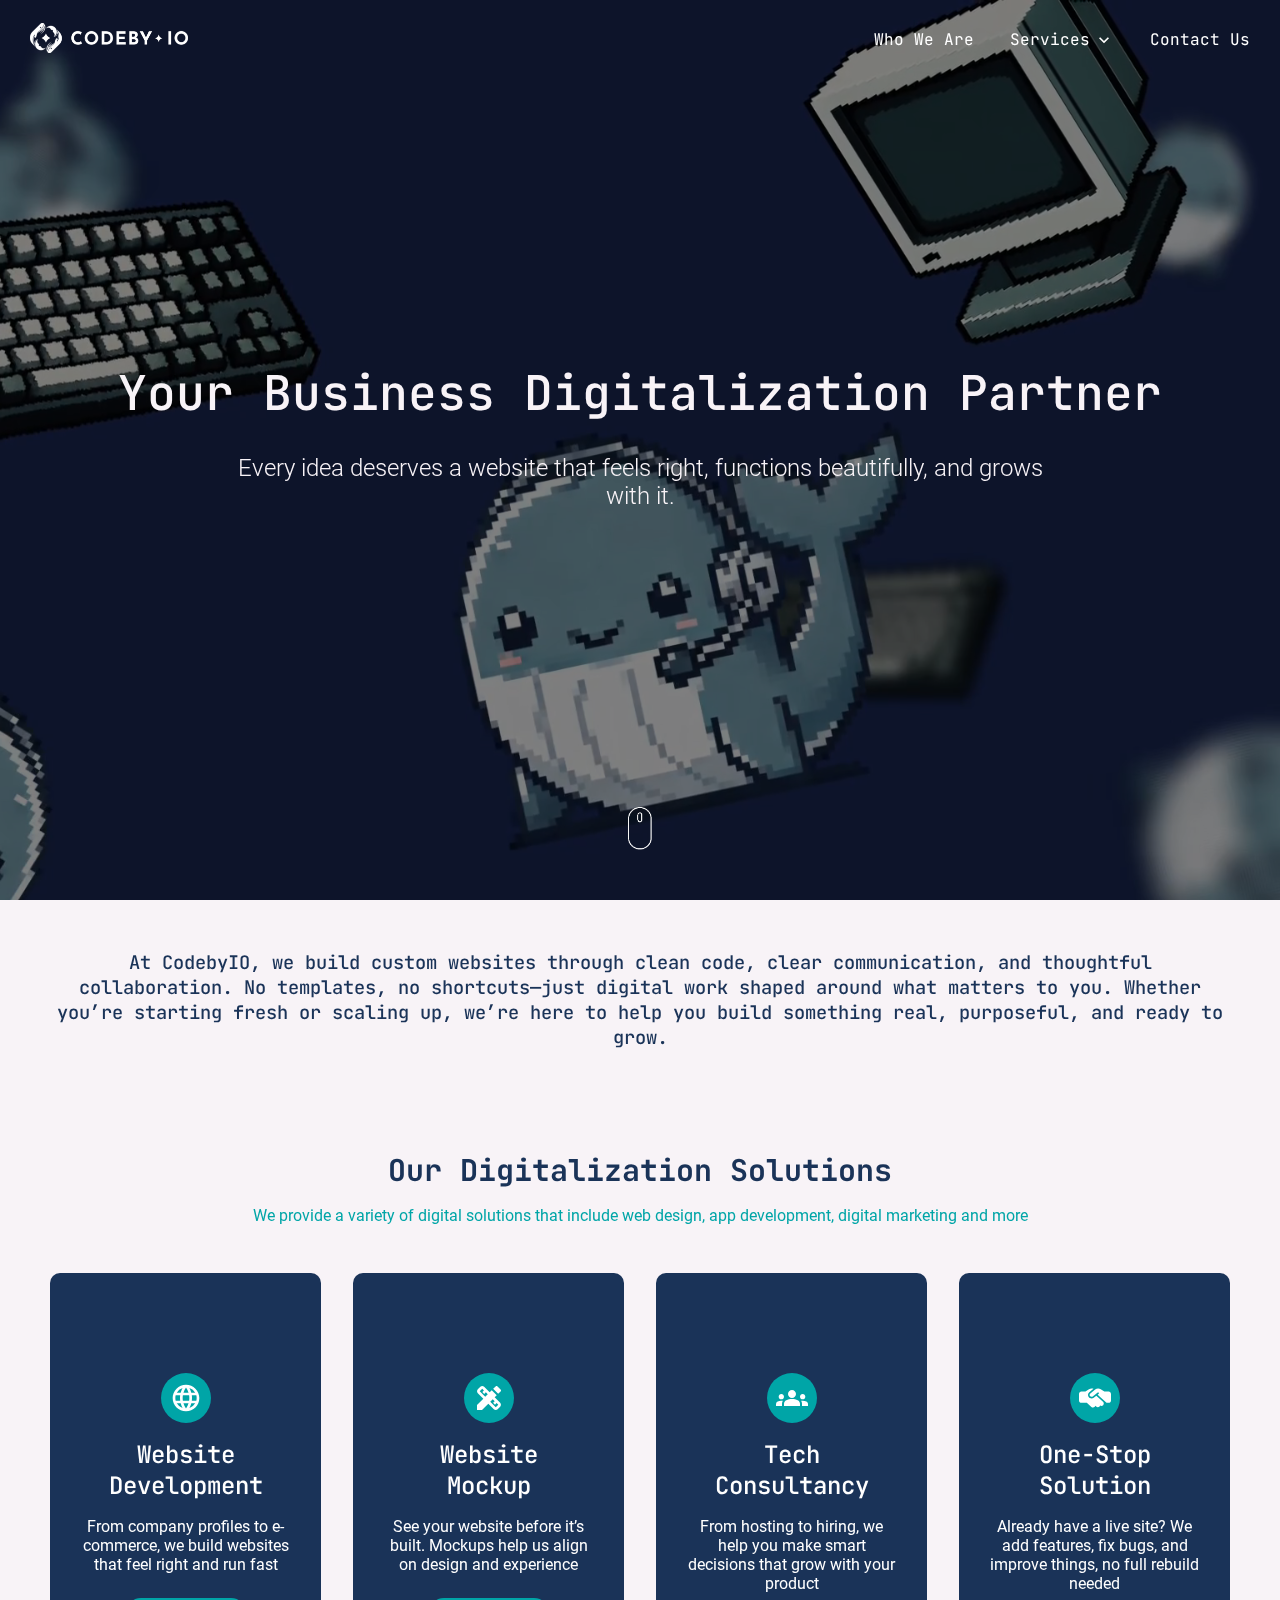
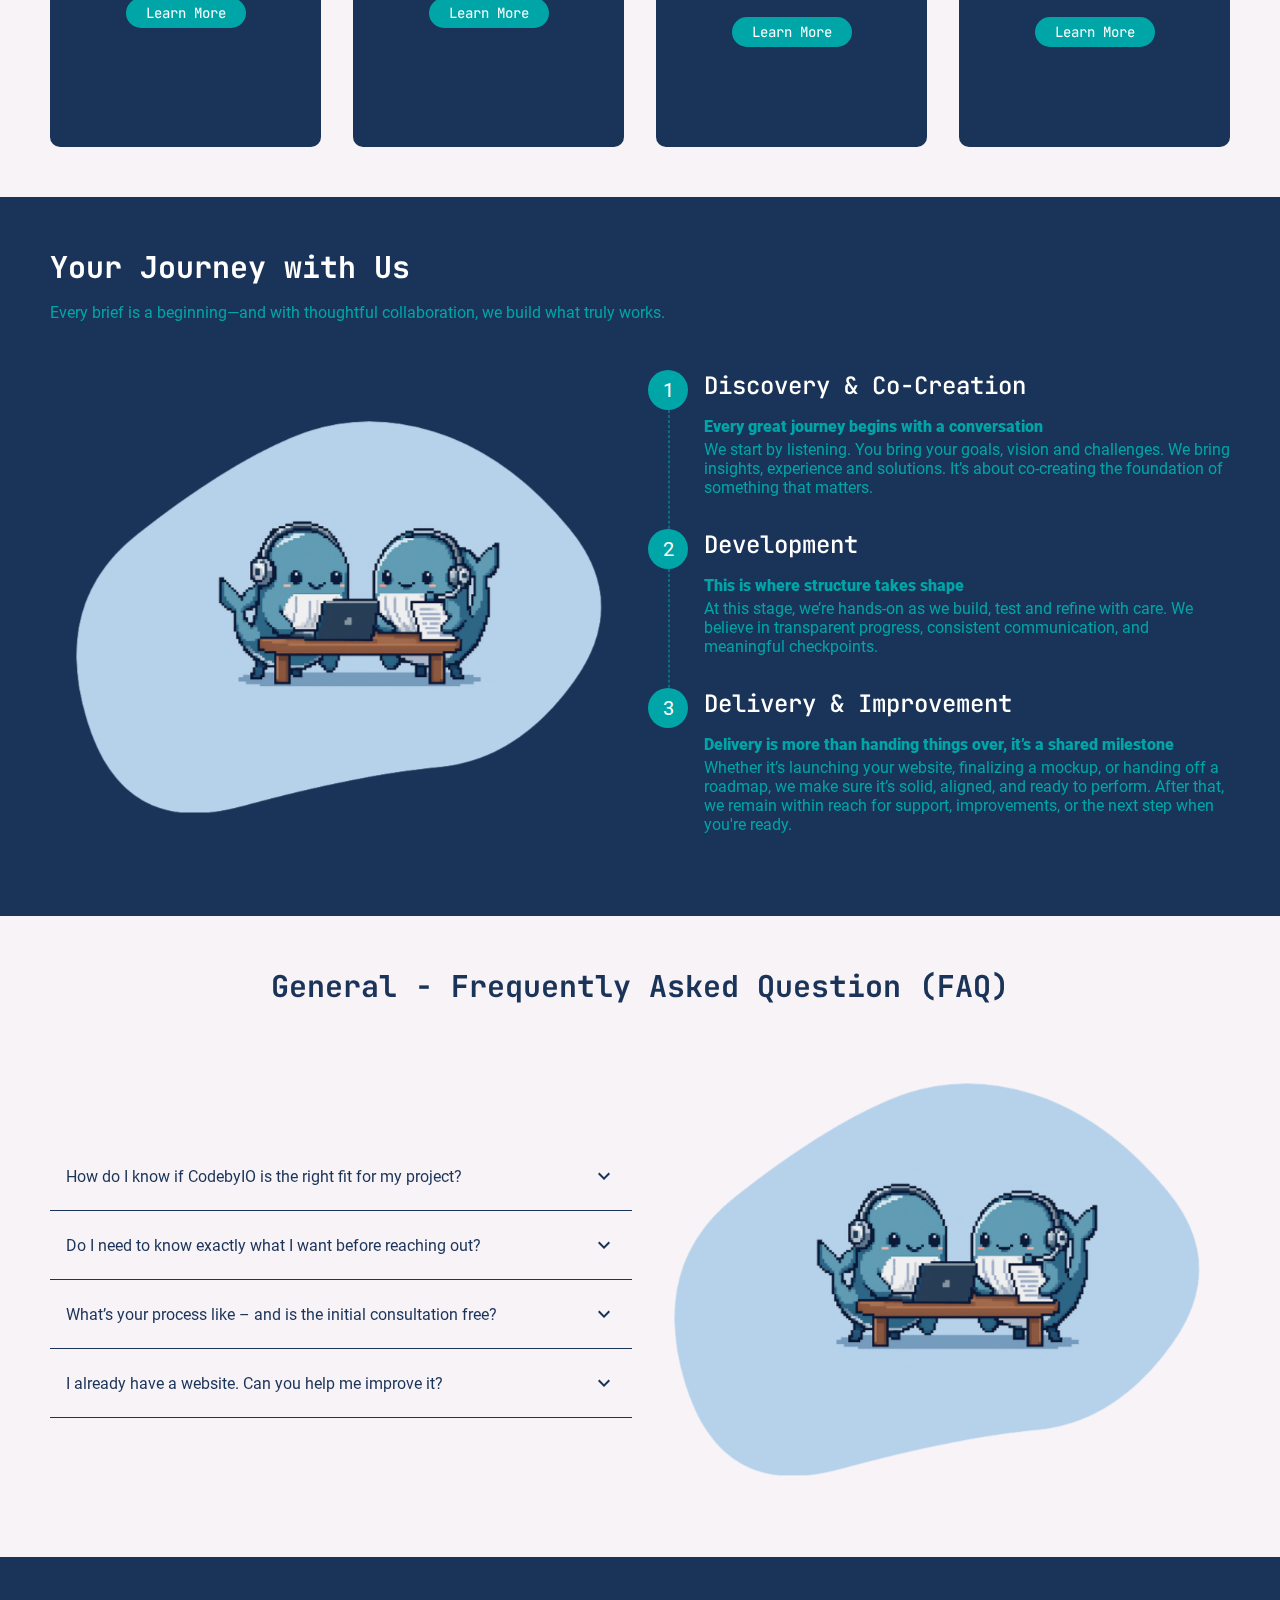
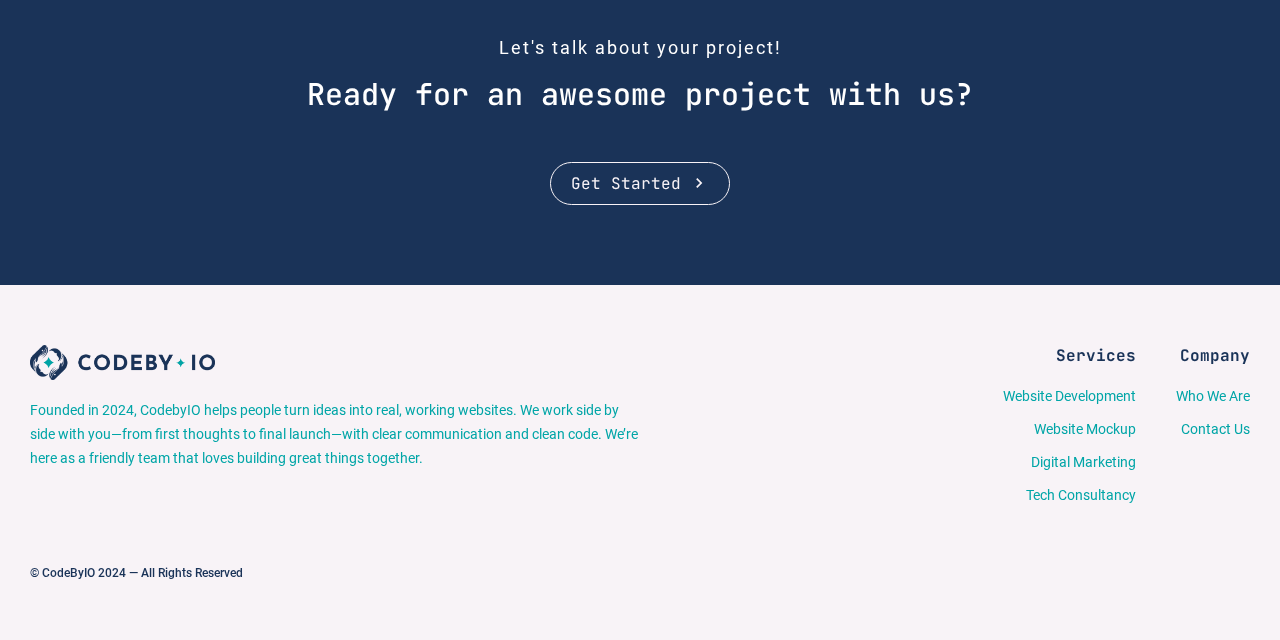
<file: index.html>
<!DOCTYPE html><html lang="en"><head><meta charSet="utf-8"/><meta name="viewport" content="width=device-width, initial-scale=1"/><link rel="stylesheet" href="/_next/static/css/ddec502da07f3ded.css" data-precedence="next"/><link rel="stylesheet" href="/_next/static/css/b2872ebfae3a83fe.css" data-precedence="next"/><link rel="stylesheet" href="/_next/static/css/7d271d0d87b776f7.css" data-precedence="next"/><link rel="preload" as="script" fetchPriority="low" href="/_next/static/chunks/webpack-addd5badbcdc23a9.js"/><script src="/_next/static/chunks/4bd1b696-6371a13f358d641c.js" async=""></script><script src="/_next/static/chunks/517-d1e32f290d862f8c.js" async=""></script><script src="/_next/static/chunks/main-app-3a9de95dbe844661.js" async=""></script><script src="/_next/static/chunks/795d4814-3ad0d6f7d85a3748.js" async=""></script><script src="/_next/static/chunks/144-82661953d8b9f4bd.js" async=""></script><script src="/_next/static/chunks/173-43e490626963cab5.js" async=""></script><script src="/_next/static/chunks/2-65989759937178c7.js" async=""></script><script src="/_next/static/chunks/app/layout-2a77798669113370.js" async=""></script><script src="/_next/static/chunks/242-0ff66e9d26046bf8.js" async=""></script><script src="/_next/static/chunks/app/page-80c8e5c0ee10b41f.js" async=""></script><title>CodeByIO | Your Busines Digitalization Partner</title><meta name="description" content="Generated by create next app"/><link rel="icon" href="/favicon.ico" type="image/x-icon" sizes="16x16"/><script src="/_next/static/chunks/polyfills-42372ed130431b0a.js" noModule=""></script></head><body><header class="Layout_header__WZgfV"><div class="Layout_header-bg__vrNen false false"></div><div class="Layout_header__wrapper__Tv6nZ"><a href="/"><img alt="CodeByIO" loading="lazy" width="2516" height="477" decoding="async" data-nimg="1" class="Layout_web-logo__TWqqs" style="color:transparent" src="/_next/static/media/LOGO_WHITE_TEXT.c88a1a88.png"/></a><nav class="Layout_header__nav__NG0Jl desktop-view"><ul><li><a class="Layout_header__nav-link__de1Fi" href="/who-we-are/">Who We Are</a></li><li class="Layout_header__nav-parent__7ksXd"><a href="#" class="Layout_header__nav-link__de1Fi">Services<svg stroke="currentColor" fill="currentColor" stroke-width="0" viewBox="0 0 24 24" font-size="1.25rem" height="1em" width="1em" xmlns="http://www.w3.org/2000/svg"><path fill="none" d="M0 0h24v24H0V0z"></path><path d="M7.41 8.59 12 13.17l4.59-4.58L18 10l-6 6-6-6 1.41-1.41z"></path></svg></a><ul class="Layout_header__sub-menu__vFASH"><li><a href="/services/website-development/"><svg stroke="currentColor" fill="currentColor" stroke-width="0" viewBox="0 0 24 24" height="1em" width="1em" xmlns="http://www.w3.org/2000/svg"><path fill="none" d="M0 0h24v24H0z"></path><path d="M11.99 2C6.47 2 2 6.48 2 12s4.47 10 9.99 10C17.52 22 22 17.52 22 12S17.52 2 11.99 2zm6.93 6h-2.95a15.65 15.65 0 0 0-1.38-3.56A8.03 8.03 0 0 1 18.92 8zM12 4.04c.83 1.2 1.48 2.53 1.91 3.96h-3.82c.43-1.43 1.08-2.76 1.91-3.96zM4.26 14C4.1 13.36 4 12.69 4 12s.1-1.36.26-2h3.38c-.08.66-.14 1.32-.14 2 0 .68.06 1.34.14 2H4.26zm.82 2h2.95c.32 1.25.78 2.45 1.38 3.56A7.987 7.987 0 0 1 5.08 16zm2.95-8H5.08a7.987 7.987 0 0 1 4.33-3.56A15.65 15.65 0 0 0 8.03 8zM12 19.96c-.83-1.2-1.48-2.53-1.91-3.96h3.82c-.43 1.43-1.08 2.76-1.91 3.96zM14.34 14H9.66c-.09-.66-.16-1.32-.16-2 0-.68.07-1.35.16-2h4.68c.09.65.16 1.32.16 2 0 .68-.07 1.34-.16 2zm.25 5.56c.6-1.11 1.06-2.31 1.38-3.56h2.95a8.03 8.03 0 0 1-4.33 3.56zM16.36 14c.08-.66.14-1.32.14-2 0-.68-.06-1.34-.14-2h3.38c.16.64.26 1.31.26 2s-.1 1.36-.26 2h-3.38z"></path></svg>Website Development</a></li><li><a href="/services/website-mockup/"><svg stroke="currentColor" fill="currentColor" stroke-width="0" viewBox="0 0 24 24" height="1em" width="1em" xmlns="http://www.w3.org/2000/svg"><path fill="none" d="M0 0h24v24H0z"></path><path d="m16.24 11.51 1.57-1.57-3.75-3.75-1.57 1.57-4.14-4.13c-.78-.78-2.05-.78-2.83 0l-1.9 1.9c-.78.78-.78 2.05 0 2.83l4.13 4.13L3 17.25V21h3.75l4.76-4.76 4.13 4.13c.95.95 2.23.6 2.83 0l1.9-1.9c.78-.78.78-2.05 0-2.83l-4.13-4.13zm-7.06-.44L5.04 6.94l1.89-1.9L8.2 6.31 7.02 7.5l1.41 1.41 1.19-1.19 1.45 1.45-1.89 1.9zm7.88 7.89-4.13-4.13 1.9-1.9 1.45 1.45-1.19 1.19 1.41 1.41 1.19-1.19 1.27 1.27-1.9 1.9zM20.71 7.04a.996.996 0 0 0 0-1.41l-2.34-2.34c-.47-.47-1.12-.29-1.41 0l-1.83 1.83 3.75 3.75 1.83-1.83z"></path></svg>Website Mockup</a></li><li><a href="/services/tech-consultancy/"><svg stroke="currentColor" fill="currentColor" stroke-width="0" viewBox="0 0 24 24" height="1em" width="1em" xmlns="http://www.w3.org/2000/svg"><path fill="none" d="M0 0h24v24H0z"></path><path d="M12 12.75c1.63 0 3.07.39 4.24.9 1.08.48 1.76 1.56 1.76 2.73V18H6v-1.61c0-1.18.68-2.26 1.76-2.73 1.17-.52 2.61-.91 4.24-.91zM4 13c1.1 0 2-.9 2-2s-.9-2-2-2-2 .9-2 2 .9 2 2 2zm1.13 1.1c-.37-.06-.74-.1-1.13-.1-.99 0-1.93.21-2.78.58A2.01 2.01 0 0 0 0 16.43V18h4.5v-1.61c0-.83.23-1.61.63-2.29zM20 13c1.1 0 2-.9 2-2s-.9-2-2-2-2 .9-2 2 .9 2 2 2zm4 3.43c0-.81-.48-1.53-1.22-1.85A6.95 6.95 0 0 0 20 14c-.39 0-.76.04-1.13.1.4.68.63 1.46.63 2.29V18H24v-1.57zM12 6c1.66 0 3 1.34 3 3s-1.34 3-3 3-3-1.34-3-3 1.34-3 3-3z"></path></svg>Tech Consultancy</a></li><li><a href="/services/onestop-solution/"><svg stroke="currentColor" fill="currentColor" stroke-width="0" viewBox="0 0 640 512" height="1em" width="1em" xmlns="http://www.w3.org/2000/svg"><path d="M323.4 85.2l-96.8 78.4c-16.1 13-19.2 36.4-7 53.1c12.9 17.8 38 21.3 55.3 7.8l99.3-77.2c7-5.4 17-4.2 22.5 2.8s4.2 17-2.8 22.5l-20.9 16.2L550.2 352l41.8 0c26.5 0 48-21.5 48-48l0-128c0-26.5-21.5-48-48-48l-76 0-4 0-.7 0-3.9-2.5L434.8 79c-15.3-9.8-33.2-15-51.4-15c-21.8 0-43 7.5-60 21.2zm22.8 124.4l-51.7 40.2C263 274.4 217.3 268 193.7 235.6c-22.2-30.5-16.6-73.1 12.7-96.8l83.2-67.3c-11.6-4.9-24.1-7.4-36.8-7.4C234 64 215.7 69.6 200 80l-72 48-80 0c-26.5 0-48 21.5-48 48L0 304c0 26.5 21.5 48 48 48l108.2 0 91.4 83.4c19.6 17.9 49.9 16.5 67.8-3.1c5.5-6.1 9.2-13.2 11.1-20.6l17 15.6c19.5 17.9 49.9 16.6 67.8-2.9c4.5-4.9 7.8-10.6 9.9-16.5c19.4 13 45.8 10.3 62.1-7.5c17.9-19.5 16.6-49.9-2.9-67.8l-134.2-123z"></path></svg>One-Stop Solution</a></li></ul></li><li><a class="Layout_header__nav-link__de1Fi" href="/contact-us/">Contact Us</a></li></ul></nav><div class="mobile-view"><style data-emotion="css 2rta8y">.css-2rta8y{text-align:center;-webkit-flex:0 0 auto;-ms-flex:0 0 auto;flex:0 0 auto;font-size:1.5rem;padding:8px;border-radius:50%;color:rgba(0, 0, 0, 0.54);-webkit-transition:background-color 150ms cubic-bezier(0.4, 0, 0.2, 1) 0ms;transition:background-color 150ms cubic-bezier(0.4, 0, 0.2, 1) 0ms;--IconButton-hoverBg:rgba(0, 0, 0, 0.04);padding:5px;font-size:1.125rem;}.css-2rta8y:hover{background-color:var(--IconButton-hoverBg);}@media (hover: none){.css-2rta8y:hover{background-color:transparent;}}.css-2rta8y.Mui-disabled{background-color:transparent;color:rgba(0, 0, 0, 0.26);}</style><style data-emotion="css oofez5">.css-oofez5{display:-webkit-inline-box;display:-webkit-inline-flex;display:-ms-inline-flexbox;display:inline-flex;-webkit-align-items:center;-webkit-box-align:center;-ms-flex-align:center;align-items:center;-webkit-box-pack:center;-ms-flex-pack:center;-webkit-justify-content:center;justify-content:center;position:relative;box-sizing:border-box;-webkit-tap-highlight-color:transparent;background-color:transparent;outline:0;border:0;margin:0;border-radius:0;padding:0;cursor:pointer;-webkit-user-select:none;-moz-user-select:none;-ms-user-select:none;user-select:none;vertical-align:middle;-moz-appearance:none;-webkit-appearance:none;-webkit-text-decoration:none;text-decoration:none;color:inherit;text-align:center;-webkit-flex:0 0 auto;-ms-flex:0 0 auto;flex:0 0 auto;font-size:1.5rem;padding:8px;border-radius:50%;color:rgba(0, 0, 0, 0.54);-webkit-transition:background-color 150ms cubic-bezier(0.4, 0, 0.2, 1) 0ms;transition:background-color 150ms cubic-bezier(0.4, 0, 0.2, 1) 0ms;--IconButton-hoverBg:rgba(0, 0, 0, 0.04);padding:5px;font-size:1.125rem;}.css-oofez5::-moz-focus-inner{border-style:none;}.css-oofez5.Mui-disabled{pointer-events:none;cursor:default;}@media print{.css-oofez5{-webkit-print-color-adjust:exact;color-adjust:exact;}}.css-oofez5:hover{background-color:var(--IconButton-hoverBg);}@media (hover: none){.css-oofez5:hover{background-color:transparent;}}.css-oofez5.Mui-disabled{background-color:transparent;color:rgba(0, 0, 0, 0.26);}</style><button class="MuiButtonBase-root MuiIconButton-root MuiIconButton-sizeSmall Layout_mobile-menu-toggle__auHnP p-0 css-oofez5" tabindex="0" type="button"><svg stroke="currentColor" fill="currentColor" stroke-width="0" viewBox="0 0 24 24" font-size="1.6rem" height="1em" width="1em" xmlns="http://www.w3.org/2000/svg"><path fill="none" d="M0 0h24v24H0z"></path><path d="M3 18h18v-2H3v2zm0-5h18v-2H3v2zm0-7v2h18V6H3z"></path></svg></button><div class="Layout_mobile-menu__sZbW1 false"><div class="Layout_mobile-menu__header___09n8"><img alt="CodeByIO" loading="lazy" width="1263" height="1183" decoding="async" data-nimg="1" class="Layout_web-logo__TWqqs" style="color:transparent" src="/_next/static/media/LOGO_WHITE.edb9be01.png"/><style data-emotion="css 2rta8y">.css-2rta8y{text-align:center;-webkit-flex:0 0 auto;-ms-flex:0 0 auto;flex:0 0 auto;font-size:1.5rem;padding:8px;border-radius:50%;color:rgba(0, 0, 0, 0.54);-webkit-transition:background-color 150ms cubic-bezier(0.4, 0, 0.2, 1) 0ms;transition:background-color 150ms cubic-bezier(0.4, 0, 0.2, 1) 0ms;--IconButton-hoverBg:rgba(0, 0, 0, 0.04);padding:5px;font-size:1.125rem;}.css-2rta8y:hover{background-color:var(--IconButton-hoverBg);}@media (hover: none){.css-2rta8y:hover{background-color:transparent;}}.css-2rta8y.Mui-disabled{background-color:transparent;color:rgba(0, 0, 0, 0.26);}</style><style data-emotion="css oofez5">.css-oofez5{display:-webkit-inline-box;display:-webkit-inline-flex;display:-ms-inline-flexbox;display:inline-flex;-webkit-align-items:center;-webkit-box-align:center;-ms-flex-align:center;align-items:center;-webkit-box-pack:center;-ms-flex-pack:center;-webkit-justify-content:center;justify-content:center;position:relative;box-sizing:border-box;-webkit-tap-highlight-color:transparent;background-color:transparent;outline:0;border:0;margin:0;border-radius:0;padding:0;cursor:pointer;-webkit-user-select:none;-moz-user-select:none;-ms-user-select:none;user-select:none;vertical-align:middle;-moz-appearance:none;-webkit-appearance:none;-webkit-text-decoration:none;text-decoration:none;color:inherit;text-align:center;-webkit-flex:0 0 auto;-ms-flex:0 0 auto;flex:0 0 auto;font-size:1.5rem;padding:8px;border-radius:50%;color:rgba(0, 0, 0, 0.54);-webkit-transition:background-color 150ms cubic-bezier(0.4, 0, 0.2, 1) 0ms;transition:background-color 150ms cubic-bezier(0.4, 0, 0.2, 1) 0ms;--IconButton-hoverBg:rgba(0, 0, 0, 0.04);padding:5px;font-size:1.125rem;}.css-oofez5::-moz-focus-inner{border-style:none;}.css-oofez5.Mui-disabled{pointer-events:none;cursor:default;}@media print{.css-oofez5{-webkit-print-color-adjust:exact;color-adjust:exact;}}.css-oofez5:hover{background-color:var(--IconButton-hoverBg);}@media (hover: none){.css-oofez5:hover{background-color:transparent;}}.css-oofez5.Mui-disabled{background-color:transparent;color:rgba(0, 0, 0, 0.26);}</style><button class="MuiButtonBase-root MuiIconButton-root MuiIconButton-sizeSmall Layout_close-btn__wtFal p-0 css-oofez5" tabindex="0" type="button"><svg stroke="currentColor" fill="currentColor" stroke-width="0" viewBox="0 0 24 24" font-size="1.875rem" height="1em" width="1em" xmlns="http://www.w3.org/2000/svg"><path fill="none" d="M0 0h24v24H0z"></path><path d="M19 6.41 17.59 5 12 10.59 6.41 5 5 6.41 10.59 12 5 17.59 6.41 19 12 13.41 17.59 19 19 17.59 13.41 12z"></path></svg></button></div><nav class="Layout_mobile-menu__nav__LnGpM"><ul><li><a class="Layout_mobile-menu__nav-link__spDOr" href="/who-we-are/">Who We Are</a></li><style data-emotion="css 1hqevxp">.css-1hqevxp{position:relative;-webkit-transition:margin 150ms cubic-bezier(0.4, 0, 0.2, 1) 0ms;transition:margin 150ms cubic-bezier(0.4, 0, 0.2, 1) 0ms;overflow-anchor:none;border-radius:0;}.css-1hqevxp::before{position:absolute;left:0;top:-1px;right:0;height:1px;content:"";opacity:1;background-color:rgba(0, 0, 0, 0.12);-webkit-transition:opacity 150ms cubic-bezier(0.4, 0, 0.2, 1) 0ms,background-color 150ms cubic-bezier(0.4, 0, 0.2, 1) 0ms;transition:opacity 150ms cubic-bezier(0.4, 0, 0.2, 1) 0ms,background-color 150ms cubic-bezier(0.4, 0, 0.2, 1) 0ms;}.css-1hqevxp:first-of-type::before{display:none;}.css-1hqevxp.Mui-expanded::before{opacity:0;}.css-1hqevxp.Mui-expanded:first-of-type{margin-top:0;}.css-1hqevxp.Mui-expanded:last-of-type{margin-bottom:0;}.css-1hqevxp.Mui-expanded+.css-1hqevxp.Mui-expanded::before{display:none;}.css-1hqevxp.Mui-disabled{background-color:rgba(0, 0, 0, 0.12);}.css-1hqevxp:first-of-type{border-top-left-radius:4px;border-top-right-radius:4px;}.css-1hqevxp:last-of-type{border-bottom-left-radius:4px;border-bottom-right-radius:4px;}@supports (-ms-ime-align: auto){.css-1hqevxp:last-of-type{border-bottom-left-radius:0;border-bottom-right-radius:0;}}</style><style data-emotion="css 179qxfx">.css-179qxfx{background-color:#fff;color:rgba(0, 0, 0, 0.87);-webkit-transition:box-shadow 300ms cubic-bezier(0.4, 0, 0.2, 1) 0ms;transition:box-shadow 300ms cubic-bezier(0.4, 0, 0.2, 1) 0ms;border-radius:4px;box-shadow:var(--Paper-shadow);background-image:var(--Paper-overlay);position:relative;-webkit-transition:margin 150ms cubic-bezier(0.4, 0, 0.2, 1) 0ms;transition:margin 150ms cubic-bezier(0.4, 0, 0.2, 1) 0ms;overflow-anchor:none;border-radius:0;}.css-179qxfx::before{position:absolute;left:0;top:-1px;right:0;height:1px;content:"";opacity:1;background-color:rgba(0, 0, 0, 0.12);-webkit-transition:opacity 150ms cubic-bezier(0.4, 0, 0.2, 1) 0ms,background-color 150ms cubic-bezier(0.4, 0, 0.2, 1) 0ms;transition:opacity 150ms cubic-bezier(0.4, 0, 0.2, 1) 0ms,background-color 150ms cubic-bezier(0.4, 0, 0.2, 1) 0ms;}.css-179qxfx:first-of-type::before{display:none;}.css-179qxfx.Mui-expanded::before{opacity:0;}.css-179qxfx.Mui-expanded:first-of-type{margin-top:0;}.css-179qxfx.Mui-expanded:last-of-type{margin-bottom:0;}.css-179qxfx.Mui-expanded+.css-179qxfx.Mui-expanded::before{display:none;}.css-179qxfx.Mui-disabled{background-color:rgba(0, 0, 0, 0.12);}.css-179qxfx:first-of-type{border-top-left-radius:4px;border-top-right-radius:4px;}.css-179qxfx:last-of-type{border-bottom-left-radius:4px;border-bottom-right-radius:4px;}@supports (-ms-ime-align: auto){.css-179qxfx:last-of-type{border-bottom-left-radius:0;border-bottom-right-radius:0;}}</style><li class="MuiPaper-root MuiPaper-elevation MuiPaper-rounded MuiPaper-elevation1 MuiAccordion-root MuiAccordion-rounded Layout_mobile-menu__nav-service__Koexm css-179qxfx" style="--Paper-shadow:0px 2px 1px -1px rgba(0,0,0,0.2),0px 1px 1px 0px rgba(0,0,0,0.14),0px 1px 3px 0px rgba(0,0,0,0.12)"><style data-emotion="css wnfue5">.css-wnfue5{all:unset;}</style><h3 class="MuiAccordion-heading css-wnfue5"><style data-emotion="css 7x7lkm">.css-7x7lkm{display:-webkit-box;display:-webkit-flex;display:-ms-flexbox;display:flex;width:100%;min-height:48px;padding:0px 16px;-webkit-transition:min-height 150ms cubic-bezier(0.4, 0, 0.2, 1) 0ms,background-color 150ms cubic-bezier(0.4, 0, 0.2, 1) 0ms;transition:min-height 150ms cubic-bezier(0.4, 0, 0.2, 1) 0ms,background-color 150ms cubic-bezier(0.4, 0, 0.2, 1) 0ms;}.css-7x7lkm.Mui-focusVisible{background-color:rgba(0, 0, 0, 0.12);}.css-7x7lkm.Mui-disabled{opacity:0.38;}.css-7x7lkm:hover:not(.Mui-disabled){cursor:pointer;}</style><style data-emotion="css mga5z7">.css-mga5z7{display:-webkit-inline-box;display:-webkit-inline-flex;display:-ms-inline-flexbox;display:inline-flex;-webkit-align-items:center;-webkit-box-align:center;-ms-flex-align:center;align-items:center;-webkit-box-pack:center;-ms-flex-pack:center;-webkit-justify-content:center;justify-content:center;position:relative;box-sizing:border-box;-webkit-tap-highlight-color:transparent;background-color:transparent;outline:0;border:0;margin:0;border-radius:0;padding:0;cursor:pointer;-webkit-user-select:none;-moz-user-select:none;-ms-user-select:none;user-select:none;vertical-align:middle;-moz-appearance:none;-webkit-appearance:none;-webkit-text-decoration:none;text-decoration:none;color:inherit;display:-webkit-box;display:-webkit-flex;display:-ms-flexbox;display:flex;width:100%;min-height:48px;padding:0px 16px;-webkit-transition:min-height 150ms cubic-bezier(0.4, 0, 0.2, 1) 0ms,background-color 150ms cubic-bezier(0.4, 0, 0.2, 1) 0ms;transition:min-height 150ms cubic-bezier(0.4, 0, 0.2, 1) 0ms,background-color 150ms cubic-bezier(0.4, 0, 0.2, 1) 0ms;}.css-mga5z7::-moz-focus-inner{border-style:none;}.css-mga5z7.Mui-disabled{pointer-events:none;cursor:default;}@media print{.css-mga5z7{-webkit-print-color-adjust:exact;color-adjust:exact;}}.css-mga5z7.Mui-focusVisible{background-color:rgba(0, 0, 0, 0.12);}.css-mga5z7.Mui-disabled{opacity:0.38;}.css-mga5z7:hover:not(.Mui-disabled){cursor:pointer;}</style><button class="MuiButtonBase-root MuiAccordionSummary-root css-mga5z7" tabindex="0" type="button" aria-expanded="false"><style data-emotion="css vuxf0f">.css-vuxf0f{display:-webkit-box;display:-webkit-flex;display:-ms-flexbox;display:flex;text-align:start;-webkit-box-flex:1;-webkit-flex-grow:1;-ms-flex-positive:1;flex-grow:1;margin:12px 0;}</style><span class="MuiAccordionSummary-content css-vuxf0f">Services</span><style data-emotion="css f8wb7g">.css-f8wb7g{display:-webkit-box;display:-webkit-flex;display:-ms-flexbox;display:flex;color:rgba(0, 0, 0, 0.54);-webkit-transform:rotate(0deg);-moz-transform:rotate(0deg);-ms-transform:rotate(0deg);transform:rotate(0deg);-webkit-transition:-webkit-transform 150ms cubic-bezier(0.4, 0, 0.2, 1) 0ms;transition:transform 150ms cubic-bezier(0.4, 0, 0.2, 1) 0ms;}.css-f8wb7g.Mui-expanded{-webkit-transform:rotate(180deg);-moz-transform:rotate(180deg);-ms-transform:rotate(180deg);transform:rotate(180deg);}</style><span class="MuiAccordionSummary-expandIconWrapper css-f8wb7g"><svg stroke="currentColor" fill="currentColor" stroke-width="0" viewBox="0 0 24 24" font-size="1.875rem" height="1em" width="1em" xmlns="http://www.w3.org/2000/svg"><path fill="none" d="M0 0h24v24H0V0z"></path><path d="M7.41 8.59 12 13.17l4.59-4.58L18 10l-6 6-6-6 1.41-1.41z"></path></svg></span></button></h3><style data-emotion="css abqyn">.css-abqyn{height:0;overflow:hidden;-webkit-transition:height 300ms cubic-bezier(0.4, 0, 0.2, 1) 0ms;transition:height 300ms cubic-bezier(0.4, 0, 0.2, 1) 0ms;visibility:hidden;}</style><div class="MuiCollapse-root MuiCollapse-vertical MuiCollapse-hidden css-abqyn" style="min-height:0px"><style data-emotion="css 15830to">.css-15830to{display:-webkit-box;display:-webkit-flex;display:-ms-flexbox;display:flex;width:100%;}</style><div class="MuiCollapse-wrapper MuiCollapse-vertical css-15830to"><style data-emotion="css 9vd5ud">.css-9vd5ud{width:100%;}</style><div class="MuiCollapse-wrapperInner MuiCollapse-vertical css-9vd5ud"><div role="region" class="MuiAccordion-region"><style data-emotion="css l9xe8y">.css-l9xe8y{padding:8px 16px 16px;}</style><div class="MuiAccordionDetails-root Layout_mobile-menu__service-sub__XLo_g css-l9xe8y"><ul><li><a href="/services/website-development/">Website Development</a></li><li><a href="/services/website-mockup/">Website Mockup</a></li><li><a href="/services/tech-consultancy/">Tech Consultancy</a></li><li><a href="/services/onestop-solution/">One-Stop Solution</a></li></ul></div></div></div></div></div></li><li><a class="Layout_mobile-menu__nav-link__spDOr" href="/contact-us/">Contact Us</a></li></ul></nav></div><div class="Layout_mobile-menu__overlay__9BHSU false"></div></div></div></header><main><section class="HeroBanner_hero-banner__6qhXO"><video autoPlay="" muted="" loop="" class="HeroBanner_hero-banner__img__KRSPF"><source src="/assets/videos/HOME.mp4"/></video><div><h1 class="HeroBanner_hero-banner__title__kvkv7">Your Business Digitalization Partner</h1><h2 class="HeroBanner_hero-banner__subtitle__YQtQW undefined">Every idea deserves a website that feels right, functions beautifully, and grows with it.</h2><img alt="Mouse Scroll Gif" loading="lazy" width="83" height="150" decoding="async" data-nimg="1" class="HeroBanner_hero-banner__scroll__H_pFG" style="color:transparent" src="/_next/static/media/MOUSESCROLL.30f8405f.gif"/></div></section><section class="Section_section__lSTIb 
      Section_small__Octjv false false Section_center__0F5Iu
      false
      undefined
      undefined
      "><div class="Section_section-content__JWmt_"><h3 class="text-center">At CodebyIO, we build custom websites through clean code, clear communication, and thoughtful collaboration. No templates, no shortcuts—just digital work shaped around what matters to you. Whether you’re starting fresh or scaling up, we’re here to help you build something real, purposeful, and ready to grow.</h3></div></section><section class="Section_section__lSTIb 
      Section_small__Octjv false false Section_center__0F5Iu
      false
      undefined
      undefined
      "><div class="Section_section-content__JWmt_"><div class="SectionTitle_section-title-wrapper__VFuyy undefined undefined"><h2 class="SectionTitle_section-title__mrGk9">Our Digitalization Solutions</h2><p class="SectionTitle_section-subtitle__P6ZPG">We provide a variety of digital solutions that include web design, app development, digital marketing and more</p></div><style data-emotion="css jvvcjq">.css-jvvcjq{--Grid-columns:12;--Grid-columnSpacing:16px;--Grid-rowSpacing:16px;-webkit-flex-direction:row;-ms-flex-direction:row;flex-direction:row;min-width:0;box-sizing:border-box;display:-webkit-box;display:-webkit-flex;display:-ms-flexbox;display:flex;-webkit-box-flex-wrap:wrap;-webkit-flex-wrap:wrap;-ms-flex-wrap:wrap;flex-wrap:wrap;gap:var(--Grid-rowSpacing) var(--Grid-columnSpacing);width:100%;}.css-jvvcjq >*{--Grid-parent-columns:12;}.css-jvvcjq >*{--Grid-parent-columnSpacing:16px;}@media (min-width:600px){.css-jvvcjq{--Grid-columnSpacing:16px;}.css-jvvcjq >*{--Grid-parent-columnSpacing:16px;}}@media (min-width:900px){.css-jvvcjq{--Grid-columnSpacing:32px;}.css-jvvcjq >*{--Grid-parent-columnSpacing:32px;}}.css-jvvcjq >*{--Grid-parent-rowSpacing:16px;}@media (min-width:600px){.css-jvvcjq{--Grid-rowSpacing:16px;}.css-jvvcjq >*{--Grid-parent-rowSpacing:16px;}}@media (min-width:900px){.css-jvvcjq{--Grid-rowSpacing:32px;}.css-jvvcjq >*{--Grid-parent-rowSpacing:32px;}}@media (min-width:0px){.css-jvvcjq{-webkit-box-flex-wrap:nowrap;-webkit-flex-wrap:nowrap;-ms-flex-wrap:nowrap;flex-wrap:nowrap;overflow-x:auto;}}@media (min-width:900px){.css-jvvcjq{-webkit-box-flex-wrap:wrap;-webkit-flex-wrap:wrap;-ms-flex-wrap:wrap;flex-wrap:wrap;overflow-x:hidden;}}</style><div class="MuiGrid2-root MuiGrid2-container MuiGrid2-direction-xs-row MuiGrid2-spacing-xs-2 MuiGrid2-spacing-sm-2 MuiGrid2-spacing-md-4 css-jvvcjq"><style data-emotion="css 5z89sz">.css-5z89sz{-webkit-box-flex:0;-webkit-flex-grow:0;-ms-flex-positive:0;flex-grow:0;-webkit-flex-basis:auto;-ms-flex-preferred-size:auto;flex-basis:auto;width:calc(100% * 12 / var(--Grid-parent-columns) - (var(--Grid-parent-columns) - 12) * (var(--Grid-parent-columnSpacing) / var(--Grid-parent-columns)));min-width:0;box-sizing:border-box;}@media (min-width:600px){.css-5z89sz{-webkit-box-flex:0;-webkit-flex-grow:0;-ms-flex-positive:0;flex-grow:0;-webkit-flex-basis:auto;-ms-flex-preferred-size:auto;flex-basis:auto;width:calc(100% * 6 / var(--Grid-parent-columns) - (var(--Grid-parent-columns) - 6) * (var(--Grid-parent-columnSpacing) / var(--Grid-parent-columns)));}}@media (min-width:900px){.css-5z89sz{-webkit-box-flex:0;-webkit-flex-grow:0;-ms-flex-positive:0;flex-grow:0;-webkit-flex-basis:auto;-ms-flex-preferred-size:auto;flex-basis:auto;width:calc(100% * 3 / var(--Grid-parent-columns) - (var(--Grid-parent-columns) - 3) * (var(--Grid-parent-columnSpacing) / var(--Grid-parent-columns)));}}@media (min-width:1200px){.css-5z89sz{-webkit-box-flex:0;-webkit-flex-grow:0;-ms-flex-positive:0;flex-grow:0;-webkit-flex-basis:auto;-ms-flex-preferred-size:auto;flex-basis:auto;width:calc(100% * 3 / var(--Grid-parent-columns) - (var(--Grid-parent-columns) - 3) * (var(--Grid-parent-columnSpacing) / var(--Grid-parent-columns)));}}@media (min-width:0px){.css-5z89sz{min-width:300px;}}@media (min-width:900px){.css-5z89sz{min-width:auto;}}</style><div class="MuiGrid2-root MuiGrid2-direction-xs-row MuiGrid2-grid-xs-12 MuiGrid2-grid-sm-6 MuiGrid2-grid-md-3 MuiGrid2-grid-lg-3 css-5z89sz"><article class="CtaCard_cta-card__cCSrl undefined false"><a href="/services/website-development/"><div class="CtaCard_cta-card__icon-wrapper__AeYn0"><svg stroke="currentColor" fill="currentColor" stroke-width="0" viewBox="0 0 24 24" height="1em" width="1em" xmlns="http://www.w3.org/2000/svg"><path fill="none" d="M0 0h24v24H0z"></path><path d="M11.99 2C6.47 2 2 6.48 2 12s4.47 10 9.99 10C17.52 22 22 17.52 22 12S17.52 2 11.99 2zm6.93 6h-2.95a15.65 15.65 0 0 0-1.38-3.56A8.03 8.03 0 0 1 18.92 8zM12 4.04c.83 1.2 1.48 2.53 1.91 3.96h-3.82c.43-1.43 1.08-2.76 1.91-3.96zM4.26 14C4.1 13.36 4 12.69 4 12s.1-1.36.26-2h3.38c-.08.66-.14 1.32-.14 2 0 .68.06 1.34.14 2H4.26zm.82 2h2.95c.32 1.25.78 2.45 1.38 3.56A7.987 7.987 0 0 1 5.08 16zm2.95-8H5.08a7.987 7.987 0 0 1 4.33-3.56A15.65 15.65 0 0 0 8.03 8zM12 19.96c-.83-1.2-1.48-2.53-1.91-3.96h3.82c-.43 1.43-1.08 2.76-1.91 3.96zM14.34 14H9.66c-.09-.66-.16-1.32-.16-2 0-.68.07-1.35.16-2h4.68c.09.65.16 1.32.16 2 0 .68-.07 1.34-.16 2zm.25 5.56c.6-1.11 1.06-2.31 1.38-3.56h2.95a8.03 8.03 0 0 1-4.33 3.56zM16.36 14c.08-.66.14-1.32.14-2 0-.68-.06-1.34-.14-2h3.38c.16.64.26 1.31.26 2s-.1 1.36-.26 2h-3.38z"></path></svg></div><h2 class="CtaCard_cta-card__title__GNsfn">Website Development</h2><p class="CtaCard_cta-card__subtitle__cYZdq">From company profiles to e-commerce, we build websites that feel right and run fast</p><button class="CtaCard_cta-card__button__1W_1q">Learn More</button></a></article></div><div class="MuiGrid2-root MuiGrid2-direction-xs-row MuiGrid2-grid-xs-12 MuiGrid2-grid-sm-6 MuiGrid2-grid-md-3 MuiGrid2-grid-lg-3 css-5z89sz"><article class="CtaCard_cta-card__cCSrl undefined false"><a href="/services/website-mockup/"><div class="CtaCard_cta-card__icon-wrapper__AeYn0"><svg stroke="currentColor" fill="currentColor" stroke-width="0" viewBox="0 0 24 24" height="1em" width="1em" xmlns="http://www.w3.org/2000/svg"><path fill="none" d="M0 0h24v24H0z"></path><path d="m16.24 11.51 1.57-1.57-3.75-3.75-1.57 1.57-4.14-4.13c-.78-.78-2.05-.78-2.83 0l-1.9 1.9c-.78.78-.78 2.05 0 2.83l4.13 4.13L3 17.25V21h3.75l4.76-4.76 4.13 4.13c.95.95 2.23.6 2.83 0l1.9-1.9c.78-.78.78-2.05 0-2.83l-4.13-4.13zm-7.06-.44L5.04 6.94l1.89-1.9L8.2 6.31 7.02 7.5l1.41 1.41 1.19-1.19 1.45 1.45-1.89 1.9zm7.88 7.89-4.13-4.13 1.9-1.9 1.45 1.45-1.19 1.19 1.41 1.41 1.19-1.19 1.27 1.27-1.9 1.9zM20.71 7.04a.996.996 0 0 0 0-1.41l-2.34-2.34c-.47-.47-1.12-.29-1.41 0l-1.83 1.83 3.75 3.75 1.83-1.83z"></path></svg></div><h2 class="CtaCard_cta-card__title__GNsfn">Website Mockup</h2><p class="CtaCard_cta-card__subtitle__cYZdq">See your website before it’s built. Mockups help us align on design and experience</p><button class="CtaCard_cta-card__button__1W_1q">Learn More</button></a></article></div><div class="MuiGrid2-root MuiGrid2-direction-xs-row MuiGrid2-grid-xs-12 MuiGrid2-grid-sm-6 MuiGrid2-grid-md-3 MuiGrid2-grid-lg-3 css-5z89sz"><article class="CtaCard_cta-card__cCSrl undefined false"><a href="/services/tech-consultancy/"><div class="CtaCard_cta-card__icon-wrapper__AeYn0"><svg stroke="currentColor" fill="currentColor" stroke-width="0" viewBox="0 0 24 24" height="1em" width="1em" xmlns="http://www.w3.org/2000/svg"><path fill="none" d="M0 0h24v24H0z"></path><path d="M12 12.75c1.63 0 3.07.39 4.24.9 1.08.48 1.76 1.56 1.76 2.73V18H6v-1.61c0-1.18.68-2.26 1.76-2.73 1.17-.52 2.61-.91 4.24-.91zM4 13c1.1 0 2-.9 2-2s-.9-2-2-2-2 .9-2 2 .9 2 2 2zm1.13 1.1c-.37-.06-.74-.1-1.13-.1-.99 0-1.93.21-2.78.58A2.01 2.01 0 0 0 0 16.43V18h4.5v-1.61c0-.83.23-1.61.63-2.29zM20 13c1.1 0 2-.9 2-2s-.9-2-2-2-2 .9-2 2 .9 2 2 2zm4 3.43c0-.81-.48-1.53-1.22-1.85A6.95 6.95 0 0 0 20 14c-.39 0-.76.04-1.13.1.4.68.63 1.46.63 2.29V18H24v-1.57zM12 6c1.66 0 3 1.34 3 3s-1.34 3-3 3-3-1.34-3-3 1.34-3 3-3z"></path></svg></div><h2 class="CtaCard_cta-card__title__GNsfn">Tech Consultancy</h2><p class="CtaCard_cta-card__subtitle__cYZdq">From hosting to hiring, we help you make smart decisions that grow with your product</p><button class="CtaCard_cta-card__button__1W_1q">Learn More</button></a></article></div><div class="MuiGrid2-root MuiGrid2-direction-xs-row MuiGrid2-grid-xs-12 MuiGrid2-grid-sm-6 MuiGrid2-grid-md-3 MuiGrid2-grid-lg-3 css-5z89sz"><article class="CtaCard_cta-card__cCSrl undefined false"><a href="/services/onestop-solution/"><div class="CtaCard_cta-card__icon-wrapper__AeYn0"><svg stroke="currentColor" fill="currentColor" stroke-width="0" viewBox="0 0 640 512" height="1em" width="1em" xmlns="http://www.w3.org/2000/svg"><path d="M323.4 85.2l-96.8 78.4c-16.1 13-19.2 36.4-7 53.1c12.9 17.8 38 21.3 55.3 7.8l99.3-77.2c7-5.4 17-4.2 22.5 2.8s4.2 17-2.8 22.5l-20.9 16.2L550.2 352l41.8 0c26.5 0 48-21.5 48-48l0-128c0-26.5-21.5-48-48-48l-76 0-4 0-.7 0-3.9-2.5L434.8 79c-15.3-9.8-33.2-15-51.4-15c-21.8 0-43 7.5-60 21.2zm22.8 124.4l-51.7 40.2C263 274.4 217.3 268 193.7 235.6c-22.2-30.5-16.6-73.1 12.7-96.8l83.2-67.3c-11.6-4.9-24.1-7.4-36.8-7.4C234 64 215.7 69.6 200 80l-72 48-80 0c-26.5 0-48 21.5-48 48L0 304c0 26.5 21.5 48 48 48l108.2 0 91.4 83.4c19.6 17.9 49.9 16.5 67.8-3.1c5.5-6.1 9.2-13.2 11.1-20.6l17 15.6c19.5 17.9 49.9 16.6 67.8-2.9c4.5-4.9 7.8-10.6 9.9-16.5c19.4 13 45.8 10.3 62.1-7.5c17.9-19.5 16.6-49.9-2.9-67.8l-134.2-123z"></path></svg></div><h2 class="CtaCard_cta-card__title__GNsfn">One-Stop Solution</h2><p class="CtaCard_cta-card__subtitle__cYZdq">Already have a  live site? We add features, fix bugs, and improve things, no full rebuild needed</p><button class="CtaCard_cta-card__button__1W_1q">Learn More</button></a></article></div></div></div></section><section class="Section_section__lSTIb 
      Section_small__Octjv false false false
      false
      Section_fill-bg__hn5_M
      undefined
      "><div class="Section_section-content__JWmt_"><div class="SectionTitle_section-title-wrapper__VFuyy SectionTitle_horizontal-style__p_Rs7 SectionTitle_inverted__W5Vlq"><h2 class="SectionTitle_section-title__mrGk9">Your Journey with Us</h2><p class="SectionTitle_section-subtitle__P6ZPG">Every brief is a beginning—and with thoughtful collaboration, we build what truly works.</p></div><style data-emotion="css 1eswedt">.css-1eswedt{--Grid-columns:12;--Grid-columnSpacing:16px;--Grid-rowSpacing:16px;-webkit-flex-direction:row;-ms-flex-direction:row;flex-direction:row;min-width:0;box-sizing:border-box;display:-webkit-box;display:-webkit-flex;display:-ms-flexbox;display:flex;-webkit-box-flex-wrap:wrap;-webkit-flex-wrap:wrap;-ms-flex-wrap:wrap;flex-wrap:wrap;gap:var(--Grid-rowSpacing) var(--Grid-columnSpacing);}.css-1eswedt >*{--Grid-parent-columns:12;}.css-1eswedt >*{--Grid-parent-columnSpacing:16px;}.css-1eswedt >*{--Grid-parent-rowSpacing:16px;}@media (min-width:600px){.css-1eswedt{-webkit-box-pack:center;-ms-flex-pack:center;-webkit-justify-content:center;justify-content:center;}}@media (min-width:900px){.css-1eswedt{-webkit-align-items:center;-webkit-box-align:center;-ms-flex-align:center;align-items:center;}}</style><div class="MuiGrid2-root MuiGrid2-container MuiGrid2-direction-xs-row MuiGrid2-spacing-xs-2 css-1eswedt"><style data-emotion="css 1jam82u">.css-1jam82u{-webkit-box-flex:0;-webkit-flex-grow:0;-ms-flex-positive:0;flex-grow:0;-webkit-flex-basis:auto;-ms-flex-preferred-size:auto;flex-basis:auto;width:calc(100% * 12 / var(--Grid-parent-columns) - (var(--Grid-parent-columns) - 12) * (var(--Grid-parent-columnSpacing) / var(--Grid-parent-columns)));min-width:0;box-sizing:border-box;}@media (min-width:600px){.css-1jam82u{-webkit-box-flex:0;-webkit-flex-grow:0;-ms-flex-positive:0;flex-grow:0;-webkit-flex-basis:auto;-ms-flex-preferred-size:auto;flex-basis:auto;width:calc(100% * 7 / var(--Grid-parent-columns) - (var(--Grid-parent-columns) - 7) * (var(--Grid-parent-columnSpacing) / var(--Grid-parent-columns)));}}@media (min-width:900px){.css-1jam82u{-webkit-box-flex:0;-webkit-flex-grow:0;-ms-flex-positive:0;flex-grow:0;-webkit-flex-basis:auto;-ms-flex-preferred-size:auto;flex-basis:auto;width:calc(100% * 6 / var(--Grid-parent-columns) - (var(--Grid-parent-columns) - 6) * (var(--Grid-parent-columnSpacing) / var(--Grid-parent-columns)));}}</style><div class="MuiGrid2-root MuiGrid2-direction-xs-row MuiGrid2-grid-xs-12 MuiGrid2-grid-sm-7 MuiGrid2-grid-md-6 css-1jam82u"><img alt="Steps Discussion" loading="lazy" width="777" height="599" decoding="async" data-nimg="1" class="img-fluid" style="color:transparent" src="/_next/static/media/DISCUSSION.57496e9c.png"/></div><style data-emotion="css 1gxbjn9">.css-1gxbjn9{-webkit-box-flex:0;-webkit-flex-grow:0;-ms-flex-positive:0;flex-grow:0;-webkit-flex-basis:auto;-ms-flex-preferred-size:auto;flex-basis:auto;width:calc(100% * 12 / var(--Grid-parent-columns) - (var(--Grid-parent-columns) - 12) * (var(--Grid-parent-columnSpacing) / var(--Grid-parent-columns)));min-width:0;box-sizing:border-box;}@media (min-width:600px){.css-1gxbjn9{-webkit-box-flex:0;-webkit-flex-grow:0;-ms-flex-positive:0;flex-grow:0;-webkit-flex-basis:auto;-ms-flex-preferred-size:auto;flex-basis:auto;width:calc(100% * 12 / var(--Grid-parent-columns) - (var(--Grid-parent-columns) - 12) * (var(--Grid-parent-columnSpacing) / var(--Grid-parent-columns)));}}@media (min-width:900px){.css-1gxbjn9{-webkit-box-flex:0;-webkit-flex-grow:0;-ms-flex-positive:0;flex-grow:0;-webkit-flex-basis:auto;-ms-flex-preferred-size:auto;flex-basis:auto;width:calc(100% * 6 / var(--Grid-parent-columns) - (var(--Grid-parent-columns) - 6) * (var(--Grid-parent-columnSpacing) / var(--Grid-parent-columns)));}}</style><div class="MuiGrid2-root MuiGrid2-direction-xs-row MuiGrid2-grid-xs-12 MuiGrid2-grid-sm-12 MuiGrid2-grid-md-6 css-1gxbjn9"><div class="StepList_steplist__xYR1Y StepList_inverted__l_AlQ"><article class="StepList_steplist__item__EA0ev"><div class="StepList_steplist__index__NWLcL"><span class="StepList_steplist__index-value__aWuBz">1</span></div><div class="StepList_steplist__item-content__yTkTy"><h2>Discovery &amp; Co-Creation</h2><p>
        <strong>Every great journey begins with a conversation</strong>
        We start by listening. You bring your goals, vision and challenges. We bring insights, experience and solutions. It’s about co-creating the foundation of something that matters.
      </p></div></article><article class="StepList_steplist__item__EA0ev"><div class="StepList_steplist__index__NWLcL"><span class="StepList_steplist__index-value__aWuBz">2</span></div><div class="StepList_steplist__item-content__yTkTy"><h2>Development</h2><p>
        <strong>This is where structure takes shape</strong>
        At this stage, we’re hands-on as we build, test and refine with care. We believe in transparent progress, consistent communication, and meaningful checkpoints.
      </p></div></article><article class="StepList_steplist__item__EA0ev"><div class="StepList_steplist__index__NWLcL"><span class="StepList_steplist__index-value__aWuBz">3</span></div><div class="StepList_steplist__item-content__yTkTy"><h2>Delivery &amp; Improvement</h2><p>
        <strong>Delivery is more than handing things over, it’s a shared milestone</strong>
        Whether it’s launching your website, finalizing a mockup, or handing off a roadmap, we make sure it’s solid, aligned, and ready to perform. After that, we remain within reach for support, improvements, or the next step when you're ready.
      </p></div></article></div></div></div></div></section><section class="Section_section__lSTIb 
      Section_small__Octjv false false Section_center__0F5Iu
      false
      undefined
      undefined
      "><div class="Section_section-content__JWmt_"><div class="SectionTitle_section-title-wrapper__VFuyy undefined undefined"><h2 class="SectionTitle_section-title__mrGk9">General - Frequently Asked Question (FAQ)</h2></div><style data-emotion="css 1xjmdud">.css-1xjmdud{--Grid-columns:12;--Grid-columnSpacing:16px;--Grid-rowSpacing:16px;-webkit-flex-direction:row;-ms-flex-direction:row;flex-direction:row;min-width:0;box-sizing:border-box;display:-webkit-box;display:-webkit-flex;display:-ms-flexbox;display:flex;-webkit-box-flex-wrap:wrap;-webkit-flex-wrap:wrap;-ms-flex-wrap:wrap;flex-wrap:wrap;gap:var(--Grid-rowSpacing) var(--Grid-columnSpacing);}.css-1xjmdud >*{--Grid-parent-columns:12;}.css-1xjmdud >*{--Grid-parent-columnSpacing:16px;}.css-1xjmdud >*{--Grid-parent-rowSpacing:16px;}@media (min-width:0px){.css-1xjmdud{-webkit-align-items:center;-webkit-box-align:center;-ms-flex-align:center;align-items:center;-webkit-box-pack:center;-ms-flex-pack:center;-webkit-justify-content:center;justify-content:center;-webkit-flex-direction:column-reverse;-ms-flex-direction:column-reverse;flex-direction:column-reverse;}}@media (min-width:900px){.css-1xjmdud{-webkit-flex-direction:row;-ms-flex-direction:row;flex-direction:row;}}</style><div class="MuiGrid2-root MuiGrid2-container MuiGrid2-direction-xs-row MuiGrid2-spacing-xs-2 css-1xjmdud"><style data-emotion="css 1gxbjn9">.css-1gxbjn9{-webkit-box-flex:0;-webkit-flex-grow:0;-ms-flex-positive:0;flex-grow:0;-webkit-flex-basis:auto;-ms-flex-preferred-size:auto;flex-basis:auto;width:calc(100% * 12 / var(--Grid-parent-columns) - (var(--Grid-parent-columns) - 12) * (var(--Grid-parent-columnSpacing) / var(--Grid-parent-columns)));min-width:0;box-sizing:border-box;}@media (min-width:600px){.css-1gxbjn9{-webkit-box-flex:0;-webkit-flex-grow:0;-ms-flex-positive:0;flex-grow:0;-webkit-flex-basis:auto;-ms-flex-preferred-size:auto;flex-basis:auto;width:calc(100% * 12 / var(--Grid-parent-columns) - (var(--Grid-parent-columns) - 12) * (var(--Grid-parent-columnSpacing) / var(--Grid-parent-columns)));}}@media (min-width:900px){.css-1gxbjn9{-webkit-box-flex:0;-webkit-flex-grow:0;-ms-flex-positive:0;flex-grow:0;-webkit-flex-basis:auto;-ms-flex-preferred-size:auto;flex-basis:auto;width:calc(100% * 6 / var(--Grid-parent-columns) - (var(--Grid-parent-columns) - 6) * (var(--Grid-parent-columnSpacing) / var(--Grid-parent-columns)));}}</style><div class="MuiGrid2-root MuiGrid2-direction-xs-row MuiGrid2-grid-xs-12 MuiGrid2-grid-sm-12 MuiGrid2-grid-md-6 css-1gxbjn9"><ul class="FaqList_faq__Gkm8H"><style data-emotion="css 1hqevxp">.css-1hqevxp{position:relative;-webkit-transition:margin 150ms cubic-bezier(0.4, 0, 0.2, 1) 0ms;transition:margin 150ms cubic-bezier(0.4, 0, 0.2, 1) 0ms;overflow-anchor:none;border-radius:0;}.css-1hqevxp::before{position:absolute;left:0;top:-1px;right:0;height:1px;content:"";opacity:1;background-color:rgba(0, 0, 0, 0.12);-webkit-transition:opacity 150ms cubic-bezier(0.4, 0, 0.2, 1) 0ms,background-color 150ms cubic-bezier(0.4, 0, 0.2, 1) 0ms;transition:opacity 150ms cubic-bezier(0.4, 0, 0.2, 1) 0ms,background-color 150ms cubic-bezier(0.4, 0, 0.2, 1) 0ms;}.css-1hqevxp:first-of-type::before{display:none;}.css-1hqevxp.Mui-expanded::before{opacity:0;}.css-1hqevxp.Mui-expanded:first-of-type{margin-top:0;}.css-1hqevxp.Mui-expanded:last-of-type{margin-bottom:0;}.css-1hqevxp.Mui-expanded+.css-1hqevxp.Mui-expanded::before{display:none;}.css-1hqevxp.Mui-disabled{background-color:rgba(0, 0, 0, 0.12);}.css-1hqevxp:first-of-type{border-top-left-radius:4px;border-top-right-radius:4px;}.css-1hqevxp:last-of-type{border-bottom-left-radius:4px;border-bottom-right-radius:4px;}@supports (-ms-ime-align: auto){.css-1hqevxp:last-of-type{border-bottom-left-radius:0;border-bottom-right-radius:0;}}</style><style data-emotion="css 179qxfx">.css-179qxfx{background-color:#fff;color:rgba(0, 0, 0, 0.87);-webkit-transition:box-shadow 300ms cubic-bezier(0.4, 0, 0.2, 1) 0ms;transition:box-shadow 300ms cubic-bezier(0.4, 0, 0.2, 1) 0ms;border-radius:4px;box-shadow:var(--Paper-shadow);background-image:var(--Paper-overlay);position:relative;-webkit-transition:margin 150ms cubic-bezier(0.4, 0, 0.2, 1) 0ms;transition:margin 150ms cubic-bezier(0.4, 0, 0.2, 1) 0ms;overflow-anchor:none;border-radius:0;}.css-179qxfx::before{position:absolute;left:0;top:-1px;right:0;height:1px;content:"";opacity:1;background-color:rgba(0, 0, 0, 0.12);-webkit-transition:opacity 150ms cubic-bezier(0.4, 0, 0.2, 1) 0ms,background-color 150ms cubic-bezier(0.4, 0, 0.2, 1) 0ms;transition:opacity 150ms cubic-bezier(0.4, 0, 0.2, 1) 0ms,background-color 150ms cubic-bezier(0.4, 0, 0.2, 1) 0ms;}.css-179qxfx:first-of-type::before{display:none;}.css-179qxfx.Mui-expanded::before{opacity:0;}.css-179qxfx.Mui-expanded:first-of-type{margin-top:0;}.css-179qxfx.Mui-expanded:last-of-type{margin-bottom:0;}.css-179qxfx.Mui-expanded+.css-179qxfx.Mui-expanded::before{display:none;}.css-179qxfx.Mui-disabled{background-color:rgba(0, 0, 0, 0.12);}.css-179qxfx:first-of-type{border-top-left-radius:4px;border-top-right-radius:4px;}.css-179qxfx:last-of-type{border-bottom-left-radius:4px;border-bottom-right-radius:4px;}@supports (-ms-ime-align: auto){.css-179qxfx:last-of-type{border-bottom-left-radius:0;border-bottom-right-radius:0;}}</style><li class="MuiPaper-root MuiPaper-elevation MuiPaper-rounded MuiPaper-elevation1 MuiAccordion-root MuiAccordion-rounded FaqList_accordion__icyiv false css-179qxfx" style="--Paper-shadow:0px 2px 1px -1px rgba(0,0,0,0.2),0px 1px 1px 0px rgba(0,0,0,0.14),0px 1px 3px 0px rgba(0,0,0,0.12)"><style data-emotion="css wnfue5">.css-wnfue5{all:unset;}</style><h3 class="MuiAccordion-heading css-wnfue5"><style data-emotion="css 7x7lkm">.css-7x7lkm{display:-webkit-box;display:-webkit-flex;display:-ms-flexbox;display:flex;width:100%;min-height:48px;padding:0px 16px;-webkit-transition:min-height 150ms cubic-bezier(0.4, 0, 0.2, 1) 0ms,background-color 150ms cubic-bezier(0.4, 0, 0.2, 1) 0ms;transition:min-height 150ms cubic-bezier(0.4, 0, 0.2, 1) 0ms,background-color 150ms cubic-bezier(0.4, 0, 0.2, 1) 0ms;}.css-7x7lkm.Mui-focusVisible{background-color:rgba(0, 0, 0, 0.12);}.css-7x7lkm.Mui-disabled{opacity:0.38;}.css-7x7lkm:hover:not(.Mui-disabled){cursor:pointer;}</style><style data-emotion="css mga5z7">.css-mga5z7{display:-webkit-inline-box;display:-webkit-inline-flex;display:-ms-inline-flexbox;display:inline-flex;-webkit-align-items:center;-webkit-box-align:center;-ms-flex-align:center;align-items:center;-webkit-box-pack:center;-ms-flex-pack:center;-webkit-justify-content:center;justify-content:center;position:relative;box-sizing:border-box;-webkit-tap-highlight-color:transparent;background-color:transparent;outline:0;border:0;margin:0;border-radius:0;padding:0;cursor:pointer;-webkit-user-select:none;-moz-user-select:none;-ms-user-select:none;user-select:none;vertical-align:middle;-moz-appearance:none;-webkit-appearance:none;-webkit-text-decoration:none;text-decoration:none;color:inherit;display:-webkit-box;display:-webkit-flex;display:-ms-flexbox;display:flex;width:100%;min-height:48px;padding:0px 16px;-webkit-transition:min-height 150ms cubic-bezier(0.4, 0, 0.2, 1) 0ms,background-color 150ms cubic-bezier(0.4, 0, 0.2, 1) 0ms;transition:min-height 150ms cubic-bezier(0.4, 0, 0.2, 1) 0ms,background-color 150ms cubic-bezier(0.4, 0, 0.2, 1) 0ms;}.css-mga5z7::-moz-focus-inner{border-style:none;}.css-mga5z7.Mui-disabled{pointer-events:none;cursor:default;}@media print{.css-mga5z7{-webkit-print-color-adjust:exact;color-adjust:exact;}}.css-mga5z7.Mui-focusVisible{background-color:rgba(0, 0, 0, 0.12);}.css-mga5z7.Mui-disabled{opacity:0.38;}.css-mga5z7:hover:not(.Mui-disabled){cursor:pointer;}</style><button class="MuiButtonBase-root MuiAccordionSummary-root FaqList_accordion-summary__X82Ya css-mga5z7" tabindex="0" type="button" aria-expanded="false"><style data-emotion="css vuxf0f">.css-vuxf0f{display:-webkit-box;display:-webkit-flex;display:-ms-flexbox;display:flex;text-align:start;-webkit-box-flex:1;-webkit-flex-grow:1;-ms-flex-positive:1;flex-grow:1;margin:12px 0;}</style><span class="MuiAccordionSummary-content css-vuxf0f">How do I know if CodebyIO is the right fit for my project?</span><style data-emotion="css f8wb7g">.css-f8wb7g{display:-webkit-box;display:-webkit-flex;display:-ms-flexbox;display:flex;color:rgba(0, 0, 0, 0.54);-webkit-transform:rotate(0deg);-moz-transform:rotate(0deg);-ms-transform:rotate(0deg);transform:rotate(0deg);-webkit-transition:-webkit-transform 150ms cubic-bezier(0.4, 0, 0.2, 1) 0ms;transition:transform 150ms cubic-bezier(0.4, 0, 0.2, 1) 0ms;}.css-f8wb7g.Mui-expanded{-webkit-transform:rotate(180deg);-moz-transform:rotate(180deg);-ms-transform:rotate(180deg);transform:rotate(180deg);}</style><span class="MuiAccordionSummary-expandIconWrapper css-f8wb7g"><svg stroke="currentColor" fill="currentColor" stroke-width="0" viewBox="0 0 24 24" font-size="1.5rem" color="1a3358" style="color:1a3358" height="1em" width="1em" xmlns="http://www.w3.org/2000/svg"><path fill="none" d="M0 0h24v24H0V0z"></path><path d="M7.41 8.59 12 13.17l4.59-4.58L18 10l-6 6-6-6 1.41-1.41z"></path></svg></span></button></h3><style data-emotion="css abqyn">.css-abqyn{height:0;overflow:hidden;-webkit-transition:height 300ms cubic-bezier(0.4, 0, 0.2, 1) 0ms;transition:height 300ms cubic-bezier(0.4, 0, 0.2, 1) 0ms;visibility:hidden;}</style><div class="MuiCollapse-root MuiCollapse-vertical MuiCollapse-hidden css-abqyn" style="min-height:0px"><style data-emotion="css 15830to">.css-15830to{display:-webkit-box;display:-webkit-flex;display:-ms-flexbox;display:flex;width:100%;}</style><div class="MuiCollapse-wrapper MuiCollapse-vertical css-15830to"><style data-emotion="css 9vd5ud">.css-9vd5ud{width:100%;}</style><div class="MuiCollapse-wrapperInner MuiCollapse-vertical css-9vd5ud"><div role="region" class="MuiAccordion-region"><style data-emotion="css l9xe8y">.css-l9xe8y{padding:8px 16px 16px;}</style><div class="MuiAccordionDetails-root FaqList_accordion-detail__qtFzA css-l9xe8y">We’re the right partner if you’re looking to digitalize your business. Whether it’s building a website, an app, e-commerce platform, designing mockups, or setting up the right tech foundation. We help you to do it right from the start.</div></div></div></div></div></li><li class="MuiPaper-root MuiPaper-elevation MuiPaper-rounded MuiPaper-elevation1 MuiAccordion-root MuiAccordion-rounded FaqList_accordion__icyiv false css-179qxfx" style="--Paper-shadow:0px 2px 1px -1px rgba(0,0,0,0.2),0px 1px 1px 0px rgba(0,0,0,0.14),0px 1px 3px 0px rgba(0,0,0,0.12)"><h3 class="MuiAccordion-heading css-wnfue5"><button class="MuiButtonBase-root MuiAccordionSummary-root FaqList_accordion-summary__X82Ya css-mga5z7" tabindex="0" type="button" aria-expanded="false"><span class="MuiAccordionSummary-content css-vuxf0f">Do I need to know exactly what I want before reaching out?</span><span class="MuiAccordionSummary-expandIconWrapper css-f8wb7g"><svg stroke="currentColor" fill="currentColor" stroke-width="0" viewBox="0 0 24 24" font-size="1.5rem" color="1a3358" style="color:1a3358" height="1em" width="1em" xmlns="http://www.w3.org/2000/svg"><path fill="none" d="M0 0h24v24H0V0z"></path><path d="M7.41 8.59 12 13.17l4.59-4.58L18 10l-6 6-6-6 1.41-1.41z"></path></svg></span></button></h3><div class="MuiCollapse-root MuiCollapse-vertical MuiCollapse-hidden css-abqyn" style="min-height:0px"><div class="MuiCollapse-wrapper MuiCollapse-vertical css-15830to"><div class="MuiCollapse-wrapperInner MuiCollapse-vertical css-9vd5ud"><div role="region" class="MuiAccordion-region"><div class="MuiAccordionDetails-root FaqList_accordion-detail__qtFzA css-l9xe8y">Not at all – that’s part of our job. If you are unsure where to start or what makes the most sense technically, we’ll walk through it with you and help define a direction that fits your business.</div></div></div></div></div></li><li class="MuiPaper-root MuiPaper-elevation MuiPaper-rounded MuiPaper-elevation1 MuiAccordion-root MuiAccordion-rounded FaqList_accordion__icyiv false css-179qxfx" style="--Paper-shadow:0px 2px 1px -1px rgba(0,0,0,0.2),0px 1px 1px 0px rgba(0,0,0,0.14),0px 1px 3px 0px rgba(0,0,0,0.12)"><h3 class="MuiAccordion-heading css-wnfue5"><button class="MuiButtonBase-root MuiAccordionSummary-root FaqList_accordion-summary__X82Ya css-mga5z7" tabindex="0" type="button" aria-expanded="false"><span class="MuiAccordionSummary-content css-vuxf0f">What’s your process like – and is the initial consultation free?</span><span class="MuiAccordionSummary-expandIconWrapper css-f8wb7g"><svg stroke="currentColor" fill="currentColor" stroke-width="0" viewBox="0 0 24 24" font-size="1.5rem" color="1a3358" style="color:1a3358" height="1em" width="1em" xmlns="http://www.w3.org/2000/svg"><path fill="none" d="M0 0h24v24H0V0z"></path><path d="M7.41 8.59 12 13.17l4.59-4.58L18 10l-6 6-6-6 1.41-1.41z"></path></svg></span></button></h3><div class="MuiCollapse-root MuiCollapse-vertical MuiCollapse-hidden css-abqyn" style="min-height:0px"><div class="MuiCollapse-wrapper MuiCollapse-vertical css-15830to"><div class="MuiCollapse-wrapperInner MuiCollapse-vertical css-9vd5ud"><div role="region" class="MuiAccordion-region"><div class="MuiAccordionDetails-root FaqList_accordion-detail__qtFzA css-l9xe8y">We usually start with a light call or chat to understand your goals and challenges. No pitch, just clarity. Yes, it’s free of charge! We start by listening, not pitching.</div></div></div></div></div></li><li class="MuiPaper-root MuiPaper-elevation MuiPaper-rounded MuiPaper-elevation1 MuiAccordion-root MuiAccordion-rounded FaqList_accordion__icyiv false css-179qxfx" style="--Paper-shadow:0px 2px 1px -1px rgba(0,0,0,0.2),0px 1px 1px 0px rgba(0,0,0,0.14),0px 1px 3px 0px rgba(0,0,0,0.12)"><h3 class="MuiAccordion-heading css-wnfue5"><button class="MuiButtonBase-root MuiAccordionSummary-root FaqList_accordion-summary__X82Ya css-mga5z7" tabindex="0" type="button" aria-expanded="false"><span class="MuiAccordionSummary-content css-vuxf0f">I already have a website. Can you help me improve it?</span><span class="MuiAccordionSummary-expandIconWrapper css-f8wb7g"><svg stroke="currentColor" fill="currentColor" stroke-width="0" viewBox="0 0 24 24" font-size="1.5rem" color="1a3358" style="color:1a3358" height="1em" width="1em" xmlns="http://www.w3.org/2000/svg"><path fill="none" d="M0 0h24v24H0V0z"></path><path d="M7.41 8.59 12 13.17l4.59-4.58L18 10l-6 6-6-6 1.41-1.41z"></path></svg></span></button></h3><div class="MuiCollapse-root MuiCollapse-vertical MuiCollapse-hidden css-abqyn" style="min-height:0px"><div class="MuiCollapse-wrapper MuiCollapse-vertical css-15830to"><div class="MuiCollapse-wrapperInner MuiCollapse-vertical css-9vd5ud"><div role="region" class="MuiAccordion-region"><div class="MuiAccordionDetails-root FaqList_accordion-detail__qtFzA css-l9xe8y">Absolutely. Whether you’re looking to improve your website, add new features or fix what’s not working, we’ll step in with focused support where it matters most.</div></div></div></div></div></li></ul></div><style data-emotion="css 1jam82u">.css-1jam82u{-webkit-box-flex:0;-webkit-flex-grow:0;-ms-flex-positive:0;flex-grow:0;-webkit-flex-basis:auto;-ms-flex-preferred-size:auto;flex-basis:auto;width:calc(100% * 12 / var(--Grid-parent-columns) - (var(--Grid-parent-columns) - 12) * (var(--Grid-parent-columnSpacing) / var(--Grid-parent-columns)));min-width:0;box-sizing:border-box;}@media (min-width:600px){.css-1jam82u{-webkit-box-flex:0;-webkit-flex-grow:0;-ms-flex-positive:0;flex-grow:0;-webkit-flex-basis:auto;-ms-flex-preferred-size:auto;flex-basis:auto;width:calc(100% * 7 / var(--Grid-parent-columns) - (var(--Grid-parent-columns) - 7) * (var(--Grid-parent-columnSpacing) / var(--Grid-parent-columns)));}}@media (min-width:900px){.css-1jam82u{-webkit-box-flex:0;-webkit-flex-grow:0;-ms-flex-positive:0;flex-grow:0;-webkit-flex-basis:auto;-ms-flex-preferred-size:auto;flex-basis:auto;width:calc(100% * 6 / var(--Grid-parent-columns) - (var(--Grid-parent-columns) - 6) * (var(--Grid-parent-columnSpacing) / var(--Grid-parent-columns)));}}</style><div class="MuiGrid2-root MuiGrid2-direction-xs-row MuiGrid2-grid-xs-12 MuiGrid2-grid-sm-7 MuiGrid2-grid-md-6 css-1jam82u"><img alt="Steps Discussion" loading="lazy" width="777" height="599" decoding="async" data-nimg="1" class="img-fluid" style="color:transparent" src="/_next/static/media/DISCUSSION.57496e9c.png"/></div></div></div></section><section class="CtaSection_cta-section__XsJbV text-center"><h2>Let&#x27;s talk about your project!</h2><h1>Ready for an awesome project with us?</h1><a class="CtaButton_cta-btn__wrapper__7A0MY" href="/contact-us/"><button class="CtaButton_cta-btn__fPg_P">Get Started<!-- --> <svg stroke="currentColor" fill="currentColor" stroke-width="0" viewBox="0 0 24 24" font-size="1.25rem" height="1em" width="1em" xmlns="http://www.w3.org/2000/svg"><path fill="none" d="M0 0h24v24H0V0z"></path><path d="M8.59 16.59 13.17 12 8.59 7.41 10 6l6 6-6 6-1.41-1.41z"></path></svg></button></a></section></main><footer class="Layout_footer__rfhSO false"><div class="Layout_footer__upper__gscG6"><div><img alt="CodeByIO" loading="lazy" width="2515" height="477" decoding="async" data-nimg="1" class="Layout_web-logo__TWqqs" style="color:transparent" src="/_next/static/media/LOGO_COLOR_TEXT.88da092b.png"/><p class="Layout_footer-desc__FTpGQ">Founded in 2024, CodebyIO helps people turn ideas into real, working websites. We work side by side with you—from first thoughts to final launch—with clear communication and clean code. We’re here as a friendly team that loves building great things together.</p></div><div><nav class="Layout_footer__nav__v_Xvc"><ul><li>Services</li><li><a href="#" class="Layout_footer__nav-link__Nu4dP">Website Development</a></li><li><a href="#" class="Layout_footer__nav-link__Nu4dP">Website Mockup</a></li><li><a href="#" class="Layout_footer__nav-link__Nu4dP">Digital Marketing</a></li><li><a href="#" class="Layout_footer__nav-link__Nu4dP">Tech Consultancy</a></li></ul><ul><li>Company</li><li><a class="Layout_footer__nav-link__Nu4dP" href="/who-we-are/">Who We Are</a></li><li><a class="Layout_footer__nav-link__Nu4dP" href="/contact-us/">Contact Us</a></li></ul></nav></div></div><div class="Layout_footer__bottom__o1aiF">© CodeByIO 2024 — All Rights Reserved</div></footer><script src="/_next/static/chunks/webpack-addd5badbcdc23a9.js" async=""></script><script>(self.__next_f=self.__next_f||[]).push([0])</script><script>self.__next_f.push([1,"1:\"$Sreact.fragment\"\n2:I[1921,[\"479\",\"static/chunks/795d4814-3ad0d6f7d85a3748.js\",\"144\",\"static/chunks/144-82661953d8b9f4bd.js\",\"173\",\"static/chunks/173-43e490626963cab5.js\",\"2\",\"static/chunks/2-65989759937178c7.js\",\"177\",\"static/chunks/app/layout-2a77798669113370.js\"],\"default\"]\n3:I[8173,[\"479\",\"static/chunks/795d4814-3ad0d6f7d85a3748.js\",\"144\",\"static/chunks/144-82661953d8b9f4bd.js\",\"173\",\"static/chunks/173-43e490626963cab5.js\",\"242\",\"static/chunks/242-0ff66e9d26046bf8.js\",\"2\",\"static/chunks/2-65989759937178c7.js\",\"974\",\"static/chunks/app/page-80c8e5c0ee10b41f.js\"],\"\"]\n4:I[7970,[\"479\",\"static/chunks/795d4814-3ad0d6f7d85a3748.js\",\"144\",\"static/chunks/144-82661953d8b9f4bd.js\",\"173\",\"static/chunks/173-43e490626963cab5.js\",\"242\",\"static/chunks/242-0ff66e9d26046bf8.js\",\"2\",\"static/chunks/2-65989759937178c7.js\",\"974\",\"static/chunks/app/page-80c8e5c0ee10b41f.js\"],\"Image\"]\n5:I[9961,[\"479\",\"static/chunks/795d4814-3ad0d6f7d85a3748.js\",\"144\",\"static/chunks/144-82661953d8b9f4bd.js\",\"173\",\"static/chunks/173-43e490626963cab5.js\",\"2\",\"static/chunks/2-65989759937178c7.js\",\"177\",\"static/chunks/app/layout-2a77798669113370.js\"],\"default\"]\n6:I[5244,[],\"\"]\n7:I[3866,[],\"\"]\n8:I[9198,[\"479\",\"static/chunks/795d4814-3ad0d6f7d85a3748.js\",\"144\",\"static/chunks/144-82661953d8b9f4bd.js\",\"173\",\"static/chunks/173-43e490626963cab5.js\",\"2\",\"static/chunks/2-65989759937178c7.js\",\"177\",\"static/chunks/app/layout-2a77798669113370.js\"],\"default\"]\n9:I[242,[\"479\",\"static/chunks/795d4814-3ad0d6f7d85a3748.js\",\"144\",\"static/chunks/144-82661953d8b9f4bd.js\",\"173\",\"static/chunks/173-43e490626963cab5.js\",\"242\",\"static/chunks/242-0ff66e9d26046bf8.js\",\"2\",\"static/chunks/2-65989759937178c7.js\",\"974\",\"static/chunks/app/page-80c8e5c0ee10b41f.js\"],\"default\"]\na:I[9078,[\"479\",\"static/chunks/795d4814-3ad0d6f7d85a3748.js\",\"144\",\"static/chunks/144-82661953d8b9f4bd.js\",\"173\",\"static/chunks/173-43e490626963cab5.js\",\"242\",\"static/chunks/242-0ff66e9d26046bf8.js\",\"2\",\"static/chunks/2-65989759937178c7.js\",\"974\",\"static/chunks/app/page-80c8e5c0ee10b41f.js\"],\"default\"]\nb:I[6213,"])</script><script>self.__next_f.push([1,"[],\"OutletBoundary\"]\nd:I[6213,[],\"MetadataBoundary\"]\nf:I[6213,[],\"ViewportBoundary\"]\n11:I[4835,[],\"\"]\n:HL[\"/_next/static/css/ddec502da07f3ded.css\",\"style\"]\n:HL[\"/_next/static/css/b2872ebfae3a83fe.css\",\"style\"]\n:HL[\"/_next/static/css/7d271d0d87b776f7.css\",\"style\"]\n"])</script><script>self.__next_f.push([1,"0:{\"P\":null,\"b\":\"MsWZ3RsdefwqrYsUL7eNC\",\"p\":\"\",\"c\":[\"\",\"\"],\"i\":false,\"f\":[[[\"\",{\"children\":[\"__PAGE__\",{}]},\"$undefined\",\"$undefined\",true],[\"\",[\"$\",\"$1\",\"c\",{\"children\":[[[\"$\",\"link\",\"0\",{\"rel\":\"stylesheet\",\"href\":\"/_next/static/css/ddec502da07f3ded.css\",\"precedence\":\"next\",\"crossOrigin\":\"$undefined\",\"nonce\":\"$undefined\"}]],[\"$\",\"html\",null,{\"lang\":\"en\",\"children\":[\"$\",\"body\",null,{\"children\":[[\"$\",\"header\",null,{\"className\":\"Layout_header__WZgfV\",\"children\":[[\"$\",\"$L2\",null,{}],[\"$\",\"div\",null,{\"className\":\"Layout_header__wrapper__Tv6nZ\",\"children\":[[\"$\",\"$L3\",null,{\"href\":\"/\",\"children\":[\"$\",\"$L4\",null,{\"src\":{\"src\":\"/_next/static/media/LOGO_WHITE_TEXT.c88a1a88.png\",\"height\":477,\"width\":2516,\"blurDataURL\":\"[data-uri]\",\"blurWidth\":8,\"blurHeight\":2},\"className\":\"Layout_web-logo__TWqqs\",\"alt\":\"CodeByIO\",\"unoptimized\":true}]}],[\"$\",\"nav\",null,{\"className\":\"Layout_header__nav__NG0Jl desktop-view\",\"children\":[\"$\",\"ul\",null,{\"children\":[[\"$\",\"li\",null,{\"children\":[\"$\",\"$L3\",null,{\"href\":\"/who-we-are\",\"className\":\"Layout_header__nav-link__de1Fi\",\"children\":\"Who We Are\"}]}],[\"$\",\"li\",null,{\"className\":\"Layout_header__nav-parent__7ksXd\",\"children\":[[\"$\",\"a\",null,{\"href\":\"#\",\"className\":\"Layout_header__nav-link__de1Fi\",\"children\":[\"Services\",[\"$\",\"svg\",null,{\"stroke\":\"currentColor\",\"fill\":\"currentColor\",\"strokeWidth\":\"0\",\"viewBox\":\"0 0 24 24\",\"fontSize\":\"1.25rem\",\"children\":[\"$undefined\",[[\"$\",\"path\",\"0\",{\"fill\":\"none\",\"d\":\"M0 0h24v24H0V0z\",\"children\":[]}],[\"$\",\"path\",\"1\",{\"d\":\"M7.41 8.59 12 13.17l4.59-4.58L18 10l-6 6-6-6 1.41-1.41z\",\"children\":[]}]]],\"className\":\"$undefined\",\"style\":{\"color\":\"$undefined\"},\"height\":\"1em\",\"width\":\"1em\",\"xmlns\":\"http://www.w3.org/2000/svg\"}]]}],[\"$\",\"ul\",null,{\"className\":\"Layout_header__sub-menu__vFASH\",\"children\":[[\"$\",\"li\",null,{\"children\":[\"$\",\"$L3\",null,{\"href\":\"/services/website-development\",\"children\":[[\"$\",\"svg\",null,{\"stroke\":\"currentColor\",\"fill\":\"currentColor\",\"strokeWidth\":\"0\",\"viewBox\":\"0 0 24 24\",\"children\":[\"$undefined\",[[\"$\",\"path\",\"0\",{\"fill\":\"none\",\"d\":\"M0 0h24v24H0z\",\"children\":[]}],[\"$\",\"path\",\"1\",{\"d\":\"M11.99 2C6.47 2 2 6.48 2 12s4.47 10 9.99 10C17.52 22 22 17.52 22 12S17.52 2 11.99 2zm6.93 6h-2.95a15.65 15.65 0 0 0-1.38-3.56A8.03 8.03 0 0 1 18.92 8zM12 4.04c.83 1.2 1.48 2.53 1.91 3.96h-3.82c.43-1.43 1.08-2.76 1.91-3.96zM4.26 14C4.1 13.36 4 12.69 4 12s.1-1.36.26-2h3.38c-.08.66-.14 1.32-.14 2 0 .68.06 1.34.14 2H4.26zm.82 2h2.95c.32 1.25.78 2.45 1.38 3.56A7.987 7.987 0 0 1 5.08 16zm2.95-8H5.08a7.987 7.987 0 0 1 4.33-3.56A15.65 15.65 0 0 0 8.03 8zM12 19.96c-.83-1.2-1.48-2.53-1.91-3.96h3.82c-.43 1.43-1.08 2.76-1.91 3.96zM14.34 14H9.66c-.09-.66-.16-1.32-.16-2 0-.68.07-1.35.16-2h4.68c.09.65.16 1.32.16 2 0 .68-.07 1.34-.16 2zm.25 5.56c.6-1.11 1.06-2.31 1.38-3.56h2.95a8.03 8.03 0 0 1-4.33 3.56zM16.36 14c.08-.66.14-1.32.14-2 0-.68-.06-1.34-.14-2h3.38c.16.64.26 1.31.26 2s-.1 1.36-.26 2h-3.38z\",\"children\":[]}]]],\"className\":\"$undefined\",\"style\":{\"color\":\"$undefined\"},\"height\":\"1em\",\"width\":\"1em\",\"xmlns\":\"http://www.w3.org/2000/svg\"}],\"Website Development\"]}]}],[\"$\",\"li\",null,{\"children\":[\"$\",\"$L3\",null,{\"href\":\"/services/website-mockup\",\"children\":[[\"$\",\"svg\",null,{\"stroke\":\"currentColor\",\"fill\":\"currentColor\",\"strokeWidth\":\"0\",\"viewBox\":\"0 0 24 24\",\"children\":[\"$undefined\",[[\"$\",\"path\",\"0\",{\"fill\":\"none\",\"d\":\"M0 0h24v24H0z\",\"children\":[]}],[\"$\",\"path\",\"1\",{\"d\":\"m16.24 11.51 1.57-1.57-3.75-3.75-1.57 1.57-4.14-4.13c-.78-.78-2.05-.78-2.83 0l-1.9 1.9c-.78.78-.78 2.05 0 2.83l4.13 4.13L3 17.25V21h3.75l4.76-4.76 4.13 4.13c.95.95 2.23.6 2.83 0l1.9-1.9c.78-.78.78-2.05 0-2.83l-4.13-4.13zm-7.06-.44L5.04 6.94l1.89-1.9L8.2 6.31 7.02 7.5l1.41 1.41 1.19-1.19 1.45 1.45-1.89 1.9zm7.88 7.89-4.13-4.13 1.9-1.9 1.45 1.45-1.19 1.19 1.41 1.41 1.19-1.19 1.27 1.27-1.9 1.9zM20.71 7.04a.996.996 0 0 0 0-1.41l-2.34-2.34c-.47-.47-1.12-.29-1.41 0l-1.83 1.83 3.75 3.75 1.83-1.83z\",\"children\":[]}]]],\"className\":\"$undefined\",\"style\":{\"color\":\"$undefined\"},\"height\":\"1em\",\"width\":\"1em\",\"xmlns\":\"http://www.w3.org/2000/svg\"}],\"Website Mockup\"]}]}],[\"$\",\"li\",null,{\"children\":[\"$\",\"$L3\",null,{\"href\":\"/services/tech-consultancy\",\"children\":[[\"$\",\"svg\",null,{\"stroke\":\"currentColor\",\"fill\":\"currentColor\",\"strokeWidth\":\"0\",\"viewBox\":\"0 0 24 24\",\"children\":[\"$undefined\",[[\"$\",\"path\",\"0\",{\"fill\":\"none\",\"d\":\"M0 0h24v24H0z\",\"children\":[]}],[\"$\",\"path\",\"1\",{\"d\":\"M12 12.75c1.63 0 3.07.39 4.24.9 1.08.48 1.76 1.56 1.76 2.73V18H6v-1.61c0-1.18.68-2.26 1.76-2.73 1.17-.52 2.61-.91 4.24-.91zM4 13c1.1 0 2-.9 2-2s-.9-2-2-2-2 .9-2 2 .9 2 2 2zm1.13 1.1c-.37-.06-.74-.1-1.13-.1-.99 0-1.93.21-2.78.58A2.01 2.01 0 0 0 0 16.43V18h4.5v-1.61c0-.83.23-1.61.63-2.29zM20 13c1.1 0 2-.9 2-2s-.9-2-2-2-2 .9-2 2 .9 2 2 2zm4 3.43c0-.81-.48-1.53-1.22-1.85A6.95 6.95 0 0 0 20 14c-.39 0-.76.04-1.13.1.4.68.63 1.46.63 2.29V18H24v-1.57zM12 6c1.66 0 3 1.34 3 3s-1.34 3-3 3-3-1.34-3-3 1.34-3 3-3z\",\"children\":[]}]]],\"className\":\"$undefined\",\"style\":{\"color\":\"$undefined\"},\"height\":\"1em\",\"width\":\"1em\",\"xmlns\":\"http://www.w3.org/2000/svg\"}],\"Tech Consultancy\"]}]}],[\"$\",\"li\",null,{\"children\":[\"$\",\"$L3\",null,{\"href\":\"/services/onestop-solution\",\"children\":[[\"$\",\"svg\",null,{\"stroke\":\"currentColor\",\"fill\":\"currentColor\",\"strokeWidth\":\"0\",\"viewBox\":\"0 0 640 512\",\"children\":[\"$undefined\",[[\"$\",\"path\",\"0\",{\"d\":\"M323.4 85.2l-96.8 78.4c-16.1 13-19.2 36.4-7 53.1c12.9 17.8 38 21.3 55.3 7.8l99.3-77.2c7-5.4 17-4.2 22.5 2.8s4.2 17-2.8 22.5l-20.9 16.2L550.2 352l41.8 0c26.5 0 48-21.5 48-48l0-128c0-26.5-21.5-48-48-48l-76 0-4 0-.7 0-3.9-2.5L434.8 79c-15.3-9.8-33.2-15-51.4-15c-21.8 0-43 7.5-60 21.2zm22.8 124.4l-51.7 40.2C263 274.4 217.3 268 193.7 235.6c-22.2-30.5-16.6-73.1 12.7-96.8l83.2-67.3c-11.6-4.9-24.1-7.4-36.8-7.4C234 64 215.7 69.6 200 80l-72 48-80 0c-26.5 0-48 21.5-48 48L0 304c0 26.5 21.5 48 48 48l108.2 0 91.4 83.4c19.6 17.9 49.9 16.5 67.8-3.1c5.5-6.1 9.2-13.2 11.1-20.6l17 15.6c19.5 17.9 49.9 16.6 67.8-2.9c4.5-4.9 7.8-10.6 9.9-16.5c19.4 13 45.8 10.3 62.1-7.5c17.9-19.5 16.6-49.9-2.9-67.8l-134.2-123z\",\"children\":[]}]]],\"className\":\"$undefined\",\"style\":{\"color\":\"$undefined\"},\"height\":\"1em\",\"width\":\"1em\",\"xmlns\":\"http://www.w3.org/2000/svg\"}],\"One-Stop Solution\"]}]}]]}]]}],[\"$\",\"li\",null,{\"children\":[\"$\",\"$L3\",null,{\"href\":\"/contact-us\",\"className\":\"Layout_header__nav-link__de1Fi\",\"children\":\"Contact Us\"}]}]]}]}],[\"$\",\"$L5\",null,{}]]}]]}],[\"$\",\"main\",null,{\"children\":[\"$\",\"$L6\",null,{\"parallelRouterKey\":\"children\",\"segmentPath\":[\"children\"],\"error\":\"$undefined\",\"errorStyles\":\"$undefined\",\"errorScripts\":\"$undefined\",\"template\":[\"$\",\"$L7\",null,{}],\"templateStyles\":\"$undefined\",\"templateScripts\":\"$undefined\",\"notFound\":[[],[[\"$\",\"title\",null,{\"children\":\"404: This page could not be found.\"}],[\"$\",\"div\",null,{\"style\":{\"fontFamily\":\"system-ui,\\\"Segoe UI\\\",Roboto,Helvetica,Arial,sans-serif,\\\"Apple Color Emoji\\\",\\\"Segoe UI Emoji\\\"\",\"height\":\"100vh\",\"textAlign\":\"center\",\"display\":\"flex\",\"flexDirection\":\"column\",\"alignItems\":\"center\",\"justifyContent\":\"center\"},\"children\":[\"$\",\"div\",null,{\"children\":[[\"$\",\"style\",null,{\"dangerouslySetInnerHTML\":{\"__html\":\"body{color:#000;background:#fff;margin:0}.next-error-h1{border-right:1px solid rgba(0,0,0,.3)}@media (prefers-color-scheme:dark){body{color:#fff;background:#000}.next-error-h1{border-right:1px solid rgba(255,255,255,.3)}}\"}}],[\"$\",\"h1\",null,{\"className\":\"next-error-h1\",\"style\":{\"display\":\"inline-block\",\"margin\":\"0 20px 0 0\",\"padding\":\"0 23px 0 0\",\"fontSize\":24,\"fontWeight\":500,\"verticalAlign\":\"top\",\"lineHeight\":\"49px\"},\"children\":404}],[\"$\",\"div\",null,{\"style\":{\"display\":\"inline-block\"},\"children\":[\"$\",\"h2\",null,{\"style\":{\"fontSize\":14,\"fontWeight\":400,\"lineHeight\":\"49px\",\"margin\":0},\"children\":\"This page could not be found.\"}]}]]}]}]]],\"forbidden\":\"$undefined\",\"unauthorized\":\"$undefined\"}]}],[\"$\",\"$L8\",null,{}]]}]}]]}],{\"children\":[\"__PAGE__\",[\"$\",\"$1\",\"c\",{\"children\":[[[\"$\",\"section\",null,{\"className\":\"HeroBanner_hero-banner__6qhXO\",\"children\":[false,[\"$\",\"video\",null,{\"autoPlay\":true,\"muted\":true,\"loop\":true,\"className\":\"HeroBanner_hero-banner__img__KRSPF\",\"children\":[\"$\",\"source\",null,{\"src\":\"/assets/videos/HOME.mp4\"}]}],[\"$\",\"div\",null,{\"children\":[[\"$\",\"h1\",null,{\"className\":\"HeroBanner_hero-banner__title__kvkv7\",\"children\":\"Your Business Digitalization Partner\"}],[\"$\",\"h2\",null,{\"className\":\"HeroBanner_hero-banner__subtitle__YQtQW undefined\",\"children\":\"Every idea deserves a website that feels right, functions beautifully, and grows with it.\"}],[\"$\",\"$L4\",null,{\"src\":{\"src\":\"/_next/static/media/MOUSESCROLL.30f8405f.gif\",\"height\":150,\"width\":83,\"blurWidth\":0,\"blurHeight\":0},\"className\":\"HeroBanner_hero-banner__scroll__H_pFG\",\"alt\":\"Mouse Scroll Gif\",\"unoptimized\":true}]]}]]}],[\"$\",\"section\",null,{\"className\":\"Section_section__lSTIb \\n      Section_small__Octjv false false Section_center__0F5Iu\\n      false\\n      undefined\\n      undefined\\n      \",\"children\":[\"$\",\"div\",null,{\"className\":\"Section_section-content__JWmt_\",\"children\":[[\"$undefined\",[\"$\",\"h3\",null,{\"className\":\"text-center\",\"children\":\"At CodebyIO, we build custom websites through clean code, clear communication, and thoughtful collaboration. No templates, no shortcuts—just digital work shaped around what matters to you. Whether you’re starting fresh or scaling up, we’re here to help you build something real, purposeful, and ready to grow.\"}]],\"$undefined\"]}]}],[\"$\",\"section\",null,{\"className\":\"Section_section__lSTIb \\n      Section_small__Octjv false false Section_center__0F5Iu\\n      false\\n      undefined\\n      undefined\\n      \",\"children\":[\"$\",\"div\",null,{\"className\":\"Section_section-content__JWmt_\",\"children\":[[\"$undefined\",[[\"$\",\"div\",null,{\"className\":\"SectionTitle_section-title-wrapper__VFuyy undefined undefined\",\"children\":[[\"$\",\"h2\",null,{\"className\":\"SectionTitle_section-title__mrGk9\",\"dangerouslySetInnerHTML\":{\"__html\":\"Our Digitalization Solutions\"}}],[\"$\",\"p\",null,{\"className\":\"SectionTitle_section-subtitle__P6ZPG\",\"children\":\"We provide a variety of digital solutions that include web design, app development, digital marketing and more\"}]]}],[\"$\",\"$L9\",null,{\"container\":true,\"spacing\":{\"xs\":2,\"sm\":2,\"md\":4},\"flexWrap\":{\"xs\":\"nowrap\",\"md\":\"wrap\"},\"sx\":{\"overflowX\":{\"xs\":\"auto\",\"md\":\"hidden\"}},\"width\":\"100%\",\"children\":[[\"$\",\"$L9\",null,{\"size\":{\"xs\":12,\"sm\":6,\"md\":3,\"lg\":3},\"minWidth\":{\"xs\":300,\"md\":\"auto\"},\"children\":[\"$\",\"article\",null,{\"className\":\"CtaCard_cta-card__cCSrl undefined false\",\"children\":[[\"$\",\"$L3\",null,{\"href\":\"/services/website-development\",\"children\":[[\"$\",\"div\",null,{\"className\":\"CtaCard_cta-card__icon-wrapper__AeYn0\",\"children\":[\"$\",\"svg\",null,{\"stroke\":\"currentColor\",\"fill\":\"currentColor\",\"strokeWidth\":\"0\",\"viewBox\":\"0 0 24 24\",\"children\":[\"$undefined\",[[\"$\",\"path\",\"0\",{\"fill\":\"none\",\"d\":\"M0 0h24v24H0z\",\"children\":[]}],[\"$\",\"path\",\"1\",{\"d\":\"M11.99 2C6.47 2 2 6.48 2 12s4.47 10 9.99 10C17.52 22 22 17.52 22 12S17.52 2 11.99 2zm6.93 6h-2.95a15.65 15.65 0 0 0-1.38-3.56A8.03 8.03 0 0 1 18.92 8zM12 4.04c.83 1.2 1.48 2.53 1.91 3.96h-3.82c.43-1.43 1.08-2.76 1.91-3.96zM4.26 14C4.1 13.36 4 12.69 4 12s.1-1.36.26-2h3.38c-.08.66-.14 1.32-.14 2 0 .68.06 1.34.14 2H4.26zm.82 2h2.95c.32 1.25.78 2.45 1.38 3.56A7.987 7.987 0 0 1 5.08 16zm2.95-8H5.08a7.987 7.987 0 0 1 4.33-3.56A15.65 15.65 0 0 0 8.03 8zM12 19.96c-.83-1.2-1.48-2.53-1.91-3.96h3.82c-.43 1.43-1.08 2.76-1.91 3.96zM14.34 14H9.66c-.09-.66-.16-1.32-.16-2 0-.68.07-1.35.16-2h4.68c.09.65.16 1.32.16 2 0 .68-.07 1.34-.16 2zm.25 5.56c.6-1.11 1.06-2.31 1.38-3.56h2.95a8.03 8.03 0 0 1-4.33 3.56zM16.36 14c.08-.66.14-1.32.14-2 0-.68-.06-1.34-.14-2h3.38c.16.64.26 1.31.26 2s-.1 1.36-.26 2h-3.38z\",\"children\":[]}]]],\"className\":\"$undefined\",\"style\":{\"color\":\"$undefined\"},\"height\":\"1em\",\"width\":\"1em\",\"xmlns\":\"http://www.w3.org/2000/svg\"}]}],[\"$\",\"h2\",null,{\"className\":\"CtaCard_cta-card__title__GNsfn\",\"children\":\"Website Development\"}],[\"$\",\"p\",null,{\"className\":\"CtaCard_cta-card__subtitle__cYZdq\",\"children\":\"From company profiles to e-commerce, we build websites that feel right and run fast\"}],[\"$\",\"button\",null,{\"className\":\"CtaCard_cta-card__button__1W_1q\",\"children\":\"Learn More\"}]]}],false]}]}],[\"$\",\"$L9\",null,{\"size\":{\"xs\":12,\"sm\":6,\"md\":3,\"lg\":3},\"minWidth\":{\"xs\":300,\"md\":\"auto\"},\"children\":[\"$\",\"article\",null,{\"className\":\"CtaCard_cta-card__cCSrl undefined false\",\"children\":[[\"$\",\"$L3\",null,{\"href\":\"/services/website-mockup\",\"children\":[[\"$\",\"div\",null,{\"className\":\"CtaCard_cta-card__icon-wrapper__AeYn0\",\"children\":[\"$\",\"svg\",null,{\"stroke\":\"currentColor\",\"fill\":\"currentColor\",\"strokeWidth\":\"0\",\"viewBox\":\"0 0 24 24\",\"children\":[\"$undefined\",[[\"$\",\"path\",\"0\",{\"fill\":\"none\",\"d\":\"M0 0h24v24H0z\",\"children\":[]}],[\"$\",\"path\",\"1\",{\"d\":\"m16.24 11.51 1.57-1.57-3.75-3.75-1.57 1.57-4.14-4.13c-.78-.78-2.05-.78-2.83 0l-1.9 1.9c-.78.78-.78 2.05 0 2.83l4.13 4.13L3 17.25V21h3.75l4.76-4.76 4.13 4.13c.95.95 2.23.6 2.83 0l1.9-1.9c.78-.78.78-2.05 0-2.83l-4.13-4.13zm-7.06-.44L5.04 6.94l1.89-1.9L8.2 6.31 7.02 7.5l1.41 1.41 1.19-1.19 1.45 1.45-1.89 1.9zm7.88 7.89-4.13-4.13 1.9-1.9 1.45 1.45-1.19 1.19 1.41 1.41 1.19-1.19 1.27 1.27-1.9 1.9zM20.71 7.04a.996.996 0 0 0 0-1.41l-2.34-2.34c-.47-.47-1.12-.29-1.41 0l-1.83 1.83 3.75 3.75 1.83-1.83z\",\"children\":[]}]]],\"className\":\"$undefined\",\"style\":{\"color\":\"$undefined\"},\"height\":\"1em\",\"width\":\"1em\",\"xmlns\":\"http://www.w3.org/2000/svg\"}]}],[\"$\",\"h2\",null,{\"className\":\"CtaCard_cta-card__title__GNsfn\",\"children\":\"Website Mockup\"}],[\"$\",\"p\",null,{\"className\":\"CtaCard_cta-card__subtitle__cYZdq\",\"children\":\"See your website before it’s built. Mockups help us align on design and experience\"}],[\"$\",\"button\",null,{\"className\":\"CtaCard_cta-card__button__1W_1q\",\"children\":\"Learn More\"}]]}],false]}]}],[\"$\",\"$L9\",null,{\"size\":{\"xs\":12,\"sm\":6,\"md\":3,\"lg\":3},\"minWidth\":{\"xs\":300,\"md\":\"auto\"},\"children\":[\"$\",\"article\",null,{\"className\":\"CtaCard_cta-card__cCSrl undefined false\",\"children\":[[\"$\",\"$L3\",null,{\"href\":\"/services/tech-consultancy\",\"children\":[[\"$\",\"div\",null,{\"className\":\"CtaCard_cta-card__icon-wrapper__AeYn0\",\"children\":[\"$\",\"svg\",null,{\"stroke\":\"currentColor\",\"fill\":\"currentColor\",\"strokeWidth\":\"0\",\"viewBox\":\"0 0 24 24\",\"children\":[\"$undefined\",[[\"$\",\"path\",\"0\",{\"fill\":\"none\",\"d\":\"M0 0h24v24H0z\",\"children\":[]}],[\"$\",\"path\",\"1\",{\"d\":\"M12 12.75c1.63 0 3.07.39 4.24.9 1.08.48 1.76 1.56 1.76 2.73V18H6v-1.61c0-1.18.68-2.26 1.76-2.73 1.17-.52 2.61-.91 4.24-.91zM4 13c1.1 0 2-.9 2-2s-.9-2-2-2-2 .9-2 2 .9 2 2 2zm1.13 1.1c-.37-.06-.74-.1-1.13-.1-.99 0-1.93.21-2.78.58A2.01 2.01 0 0 0 0 16.43V18h4.5v-1.61c0-.83.23-1.61.63-2.29zM20 13c1.1 0 2-.9 2-2s-.9-2-2-2-2 .9-2 2 .9 2 2 2zm4 3.43c0-.81-.48-1.53-1.22-1.85A6.95 6.95 0 0 0 20 14c-.39 0-.76.04-1.13.1.4.68.63 1.46.63 2.29V18H24v-1.57zM12 6c1.66 0 3 1.34 3 3s-1.34 3-3 3-3-1.34-3-3 1.34-3 3-3z\",\"children\":[]}]]],\"className\":\"$undefined\",\"style\":{\"color\":\"$undefined\"},\"height\":\"1em\",\"width\":\"1em\",\"xmlns\":\"http://www.w3.org/2000/svg\"}]}],[\"$\",\"h2\",null,{\"className\":\"CtaCard_cta-card__title__GNsfn\",\"children\":\"Tech Consultancy\"}],[\"$\",\"p\",null,{\"className\":\"CtaCard_cta-card__subtitle__cYZdq\",\"children\":\"From hosting to hiring, we help you make smart decisions that grow with your product\"}],[\"$\",\"button\",null,{\"className\":\"CtaCard_cta-card__button__1W_1q\",\"children\":\"Learn More\"}]]}],false]}]}],[\"$\",\"$L9\",null,{\"size\":{\"xs\":12,\"sm\":6,\"md\":3,\"lg\":3},\"minWidth\":{\"xs\":300,\"md\":\"auto\"},\"children\":[\"$\",\"article\",null,{\"className\":\"CtaCard_cta-card__cCSrl undefined false\",\"children\":[[\"$\",\"$L3\",null,{\"href\":\"/services/onestop-solution\",\"children\":[[\"$\",\"div\",null,{\"className\":\"CtaCard_cta-card__icon-wrapper__AeYn0\",\"children\":[\"$\",\"svg\",null,{\"stroke\":\"currentColor\",\"fill\":\"currentColor\",\"strokeWidth\":\"0\",\"viewBox\":\"0 0 640 512\",\"children\":[\"$undefined\",[[\"$\",\"path\",\"0\",{\"d\":\"M323.4 85.2l-96.8 78.4c-16.1 13-19.2 36.4-7 53.1c12.9 17.8 38 21.3 55.3 7.8l99.3-77.2c7-5.4 17-4.2 22.5 2.8s4.2 17-2.8 22.5l-20.9 16.2L550.2 352l41.8 0c26.5 0 48-21.5 48-48l0-128c0-26.5-21.5-48-48-48l-76 0-4 0-.7 0-3.9-2.5L434.8 79c-15.3-9.8-33.2-15-51.4-15c-21.8 0-43 7.5-60 21.2zm22.8 124.4l-51.7 40.2C263 274.4 217.3 268 193.7 235.6c-22.2-30.5-16.6-73.1 12.7-96.8l83.2-67.3c-11.6-4.9-24.1-7.4-36.8-7.4C234 64 215.7 69.6 200 80l-72 48-80 0c-26.5 0-48 21.5-48 48L0 304c0 26.5 21.5 48 48 48l108.2 0 91.4 83.4c19.6 17.9 49.9 16.5 67.8-3.1c5.5-6.1 9.2-13.2 11.1-20.6l17 15.6c19.5 17.9 49.9 16.6 67.8-2.9c4.5-4.9 7.8-10.6 9.9-16.5c19.4 13 45.8 10.3 62.1-7.5c17.9-19.5 16.6-49.9-2.9-67.8l-134.2-123z\",\"children\":[]}]]],\"className\":\"$undefined\",\"style\":{\"color\":\"$undefined\"},\"height\":\"1em\",\"width\":\"1em\",\"xmlns\":\"http://www.w3.org/2000/svg\"}]}],[\"$\",\"h2\",null,{\"className\":\"CtaCard_cta-card__title__GNsfn\",\"children\":\"One-Stop Solution\"}],[\"$\",\"p\",null,{\"className\":\"CtaCard_cta-card__subtitle__cYZdq\",\"children\":\"Already have a  live site? We add features, fix bugs, and improve things, no full rebuild needed\"}],[\"$\",\"button\",null,{\"className\":\"CtaCard_cta-card__button__1W_1q\",\"children\":\"Learn More\"}]]}],false]}]}]]}]]],\"$undefined\"]}]}],[\"$\",\"section\",null,{\"className\":\"Section_section__lSTIb \\n      Section_small__Octjv false false false\\n      false\\n      Section_fill-bg__hn5_M\\n      undefined\\n      \",\"children\":[\"$\",\"div\",null,{\"className\":\"Section_section-content__JWmt_\",\"children\":[[\"$undefined\",[[\"$\",\"div\",null,{\"className\":\"SectionTitle_section-title-wrapper__VFuyy SectionTitle_horizontal-style__p_Rs7 SectionTitle_inverted__W5Vlq\",\"children\":[[\"$\",\"h2\",null,{\"className\":\"SectionTitle_section-title__mrGk9\",\"dangerouslySetInnerHTML\":{\"__html\":\"Your Journey with Us\"}}],[\"$\",\"p\",null,{\"className\":\"SectionTitle_section-subtitle__P6ZPG\",\"children\":\"Every brief is a beginning—and with thoughtful collaboration, we build what truly works.\"}]]}],[\"$\",\"$L9\",null,{\"container\":true,\"spacing\":2,\"alignItems\":{\"md\":\"center\"},\"justifyContent\":{\"sm\":\"center\"},\"children\":[[\"$\",\"$L9\",null,{\"size\":{\"xs\":12,\"sm\":7,\"md\":6},\"children\":[\"$\",\"$L4\",null,{\"src\":{\"src\":\"/_next/static/media/DISCUSSION.57496e9c.png\",\"height\":599,\"width\":777,\"blurDataURL\":\"[data-uri]\",\"blurWidth\":8,\"blurHeight\":6},\"className\":\"img-fluid\",\"alt\":\"Steps Discussion\",\"unoptimized\":true}]}],[\"$\",\"$L9\",null,{\"size\":{\"xs\":12,\"sm\":12,\"md\":6},\"children\":[\"$\",\"div\",null,{\"className\":\"StepList_steplist__xYR1Y StepList_inverted__l_AlQ\",\"children\":[[\"$\",\"article\",\"Discovery \u0026 Co-Creation_1\",{\"className\":\"StepList_steplist__item__EA0ev\",\"children\":[[\"$\",\"div\",null,{\"className\":\"StepList_steplist__index__NWLcL\",\"children\":[\"$\",\"span\",null,{\"className\":\"StepList_steplist__index-value__aWuBz\",\"children\":1}]}],[\"$\",\"div\",null,{\"className\":\"StepList_steplist__item-content__yTkTy\",\"children\":[[\"$\",\"h2\",null,{\"children\":\"Discovery \u0026 Co-Creation\"}],[\"$\",\"p\",null,{\"dangerouslySetInnerHTML\":{\"__html\":\"\\n        \u003cstrong\u003eEvery great journey begins with a conversation\u003c/strong\u003e\\n        We start by listening. You bring your goals, vision and challenges. We bring insights, experience and solutions. It’s about co-creating the foundation of something that matters.\\n      \"}}]]}]]}],[\"$\",\"article\",\"Development_2\",{\"className\":\"StepList_steplist__item__EA0ev\",\"children\":[[\"$\",\"div\",null,{\"className\":\"StepList_steplist__index__NWLcL\",\"children\":[\"$\",\"span\",null,{\"className\":\"StepList_steplist__index-value__aWuBz\",\"children\":2}]}],[\"$\",\"div\",null,{\"className\":\"StepList_steplist__item-content__yTkTy\",\"children\":[[\"$\",\"h2\",null,{\"children\":\"Development\"}],[\"$\",\"p\",null,{\"dangerouslySetInnerHTML\":{\"__html\":\"\\n        \u003cstrong\u003eThis is where structure takes shape\u003c/strong\u003e\\n        At this stage, we’re hands-on as we build, test and refine with care. We believe in transparent progress, consistent communication, and meaningful checkpoints.\\n      \"}}]]}]]}],[\"$\",\"article\",\"Delivery \u0026 Improvement_3\",{\"className\":\"StepList_steplist__item__EA0ev\",\"children\":[[\"$\",\"div\",null,{\"className\":\"StepList_steplist__index__NWLcL\",\"children\":[\"$\",\"span\",null,{\"className\":\"StepList_steplist__index-value__aWuBz\",\"children\":3}]}],[\"$\",\"div\",null,{\"className\":\"StepList_steplist__item-content__yTkTy\",\"children\":[[\"$\",\"h2\",null,{\"children\":\"Delivery \u0026 Improvement\"}],[\"$\",\"p\",null,{\"dangerouslySetInnerHTML\":{\"__html\":\"\\n        \u003cstrong\u003eDelivery is more than handing things over, it’s a shared milestone\u003c/strong\u003e\\n        Whether it’s launching your website, finalizing a mockup, or handing off a roadmap, we make sure it’s solid, aligned, and ready to perform. After that, we remain within reach for support, improvements, or the next step when you're ready.\\n      \"}}]]}]]}]]}]}]]}]]],\"$undefined\"]}]}],[\"$\",\"section\",null,{\"className\":\"Section_section__lSTIb \\n      Section_small__Octjv false false Section_center__0F5Iu\\n      false\\n      undefined\\n      undefined\\n      \",\"children\":[\"$\",\"div\",null,{\"className\":\"Section_section-content__JWmt_\",\"children\":[[\"$undefined\",[[\"$\",\"div\",null,{\"className\":\"SectionTitle_section-title-wrapper__VFuyy undefined undefined\",\"children\":[[\"$\",\"h2\",null,{\"className\":\"SectionTitle_section-title__mrGk9\",\"dangerouslySetInnerHTML\":{\"__html\":\"General - Frequently Asked Question (FAQ)\"}}],\"$undefined\"]}],[\"$\",\"$L9\",null,{\"container\":true,\"spacing\":2,\"alignItems\":{\"xs\":\"center\"},\"justifyContent\":{\"xs\":\"center\"},\"flexDirection\":{\"xs\":\"column-reverse\",\"md\":\"row\"},\"children\":[[\"$\",\"$L9\",null,{\"size\":{\"xs\":12,\"sm\":12,\"md\":6},\"children\":[\"$\",\"$La\",null,{\"faqList\":[{\"question\":\"How do I know if CodebyIO is the right fit for my project?\",\"answer\":\"We’re the right partner if you’re looking to digitalize your business. Whether it’s building a website, an app, e-commerce platform, designing mockups, or setting up the right tech foundation. We help you to do it right from the start.\"},{\"question\":\"Do I need to know exactly what I want before reaching out?\",\"answer\":\"Not at all – that’s part of our job. If you are unsure where to start or what makes the most sense technically, we’ll walk through it with you and help define a direction that fits your business.\"},{\"question\":\"What’s your process like – and is the initial consultation free?\",\"answer\":\"We usually start with a light call or chat to understand your goals and challenges. No pitch, just clarity. Yes, it’s free of charge! We start by listening, not pitching.\"},{\"question\":\"I already have a website. Can you help me improve it?\",\"answer\":\"Absolutely. Whether you’re looking to improve your website, add new features or fix what’s not working, we’ll step in with focused support where it matters most.\"}]}]}],[\"$\",\"$L9\",null,{\"size\":{\"xs\":12,\"sm\":7,\"md\":6},\"children\":[\"$\",\"$L4\",null,{\"src\":\"$0:f:0:1:2:children:1:props:children:0:3:props:children:props:children:0:1:1:props:children:0:props:children:props:src\",\"className\":\"img-fluid\",\"alt\":\"Steps Discussion\",\"unoptimized\":true}]}]]}]]],\"$undefined\"]}]}],[\"$\",\"section\",null,{\"className\":\"CtaSection_cta-section__XsJbV text-center\",\"children\":[[\"$\",\"h2\",null,{\"children\":\"Let's talk about your project!\"}],[\"$\",\"h1\",null,{\"children\":\"Ready for an awesome project with us?\"}],[\"$\",\"$L3\",null,{\"href\":\"/contact-us\",\"className\":\"CtaButton_cta-btn__wrapper__7A0MY\",\"children\":[\"$\",\"button\",null,{\"className\":\"CtaButton_cta-btn__fPg_P\",\"children\":[\"Get Started\",\" \",[\"$\",\"svg\",null,{\"stroke\":\"currentColor\",\"fill\":\"currentColor\",\"strokeWidth\":\"0\",\"viewBox\":\"0 0 24 24\",\"fontSize\":\"1.25rem\",\"children\":[\"$undefined\",[[\"$\",\"path\",\"0\",{\"fill\":\"none\",\"d\":\"M0 0h24v24H0V0z\",\"children\":[]}],[\"$\",\"path\",\"1\",{\"d\":\"M8.59 16.59 13.17 12 8.59 7.41 10 6l6 6-6 6-1.41-1.41z\",\"children\":[]}]]],\"className\":\"$undefined\",\"style\":{\"color\":\"$undefined\"},\"height\":\"1em\",\"width\":\"1em\",\"xmlns\":\"http://www.w3.org/2000/svg\"}]]}]}]]}]],[[\"$\",\"link\",\"0\",{\"rel\":\"stylesheet\",\"href\":\"/_next/static/css/b2872ebfae3a83fe.css\",\"precedence\":\"next\",\"crossOrigin\":\"$undefined\",\"nonce\":\"$undefined\"}],[\"$\",\"link\",\"1\",{\"rel\":\"stylesheet\",\"href\":\"/_next/static/css/7d271d0d87b776f7.css\",\"precedence\":\"next\",\"crossOrigin\":\"$undefined\",\"nonce\":\"$undefined\"}]],[\"$\",\"$Lb\",null,{\"children\":\"$Lc\"}]]}],{},null,false]},null,false],[\"$\",\"$1\",\"h\",{\"children\":[null,[\"$\",\"$1\",\"vFURcgTPzqI4WrCTkClRC\",{\"children\":[[\"$\",\"$Ld\",null,{\"children\":\"$Le\"}],[\"$\",\"$Lf\",null,{\"children\":\"$L10\"}],null]}]]}],false]],\"m\":\"$undefined\",\"G\":[\"$11\",\"$undefined\"],\"s\":false,\"S\":true}\n"])</script><script>self.__next_f.push([1,"10:[[\"$\",\"meta\",\"0\",{\"name\":\"viewport\",\"content\":\"width=device-width, initial-scale=1\"}]]\ne:[[\"$\",\"meta\",\"0\",{\"charSet\":\"utf-8\"}],[\"$\",\"title\",\"1\",{\"children\":\"CodeByIO | Your Busines Digitalization Partner\"}],[\"$\",\"meta\",\"2\",{\"name\":\"description\",\"content\":\"Generated by create next app\"}],[\"$\",\"link\",\"3\",{\"rel\":\"icon\",\"href\":\"/favicon.ico\",\"type\":\"image/x-icon\",\"sizes\":\"16x16\"}]]\n"])</script><script>self.__next_f.push([1,"c:null\n"])</script></body></html>
</file>
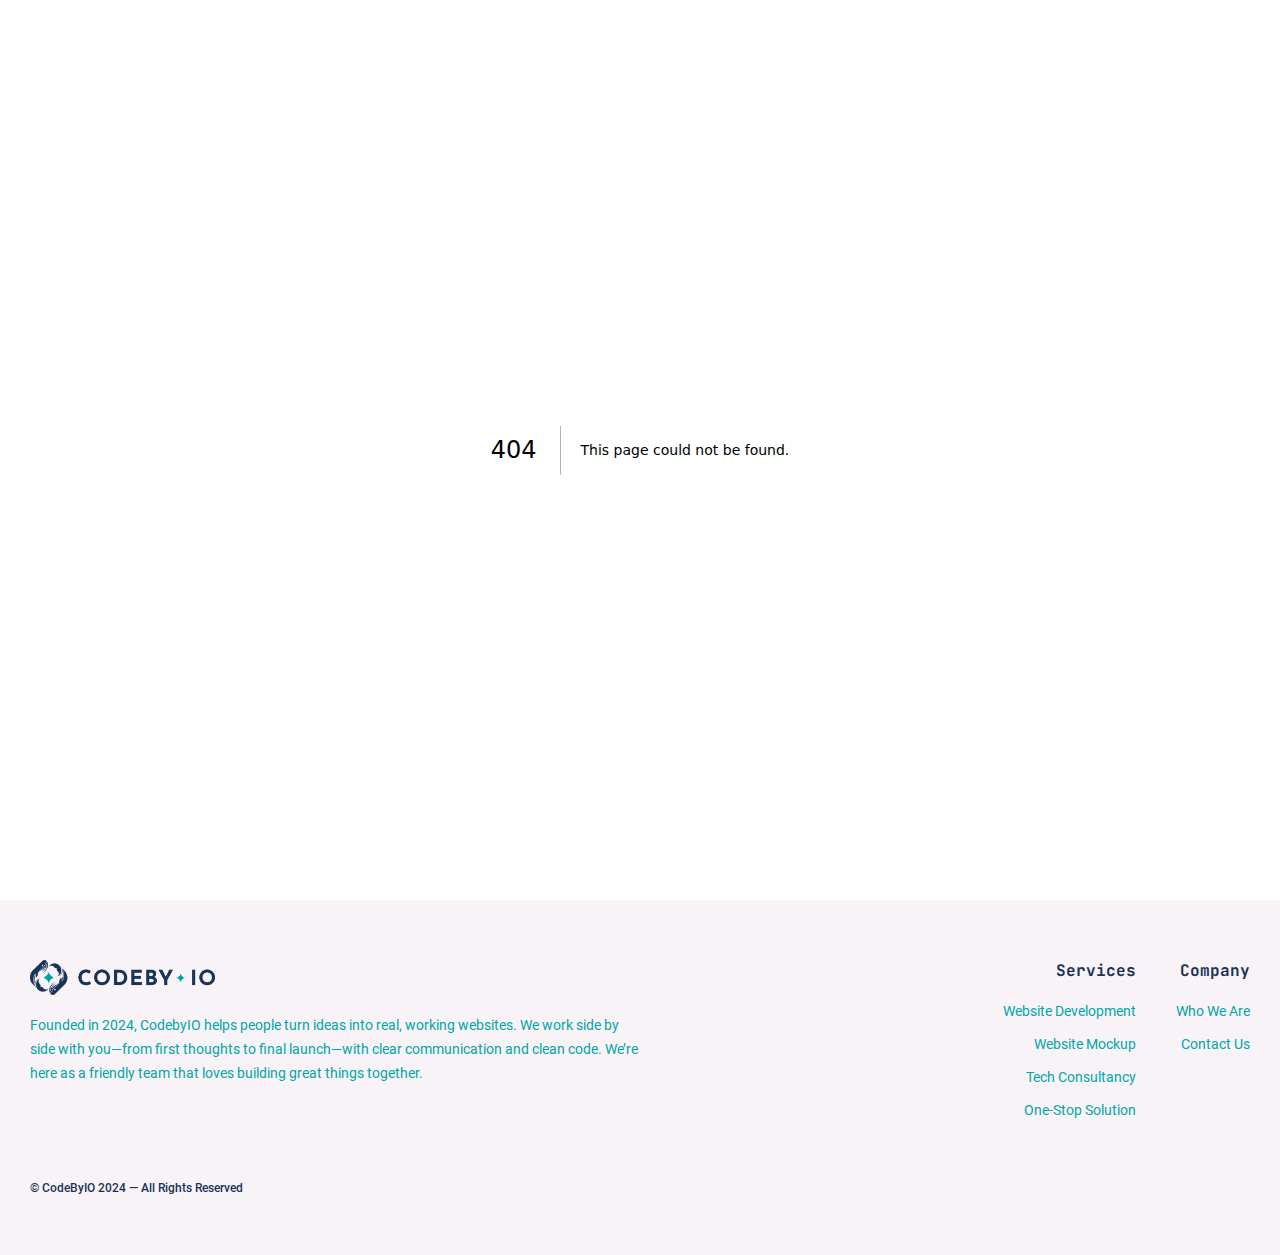
<file: 404/index.html>
<!DOCTYPE html><html lang="en"><head><meta charSet="utf-8"/><meta name="viewport" content="width=device-width, initial-scale=1"/><link rel="stylesheet" href="/_next/static/css/411a333846910f98.css" data-precedence="next"/><link rel="preload" as="script" fetchPriority="low" href="/_next/static/chunks/webpack-566998bb61d06db8.js"/><script src="/_next/static/chunks/4bd1b696-6371a13f358d641c.js" async=""></script><script src="/_next/static/chunks/517-d1e32f290d862f8c.js" async=""></script><script src="/_next/static/chunks/main-app-3a9de95dbe844661.js" async=""></script><script src="/_next/static/chunks/795d4814-3ad0d6f7d85a3748.js" async=""></script><script src="/_next/static/chunks/572-d890a91f093c180d.js" async=""></script><script src="/_next/static/chunks/2-65989759937178c7.js" async=""></script><script src="/_next/static/chunks/app/layout-533892cc317f57d8.js" async=""></script><script src="/_next/static/chunks/242-0ff66e9d26046bf8.js" async=""></script><script src="/_next/static/chunks/app/page-98a8567bae135d6b.js" async=""></script><meta name="robots" content="noindex"/><title>404: This page could not be found.</title><title>CodeByIO | Your Busines Digitalization Partner</title><meta name="description" content="A website development agency that helps digitize your business with clean code, mockup design, and smart tech consultancy."/><script src="/_next/static/chunks/polyfills-42372ed130431b0a.js" noModule=""></script></head><body><header class="Layout_header__WZgfV"><div class="Layout_header-bg__vrNen false false"></div><div class="Layout_header__wrapper__Tv6nZ"><a href="/"><img alt="CodeByIO" loading="lazy" width="2516" height="477" decoding="async" data-nimg="1" class="Layout_web-logo__TWqqs" style="color:transparent" src="/_next/static/media/LOGO_WHITE_TEXT.c88a1a88.png"/></a><nav class="Layout_header__nav__NG0Jl desktop-view"><ul><li><a class="Layout_header__nav-link__de1Fi" href="/who-we-are/">Who We Are</a></li><li class="Layout_header__nav-parent__7ksXd"><a href="#" class="Layout_header__nav-link__de1Fi">Services<svg stroke="currentColor" fill="currentColor" stroke-width="0" viewBox="0 0 24 24" font-size="1.25rem" height="1em" width="1em" xmlns="http://www.w3.org/2000/svg"><path fill="none" d="M0 0h24v24H0V0z"></path><path d="M7.41 8.59 12 13.17l4.59-4.58L18 10l-6 6-6-6 1.41-1.41z"></path></svg></a><ul class="Layout_header__sub-menu__vFASH"><li><a href="/services/website-development/"><svg stroke="currentColor" fill="currentColor" stroke-width="0" viewBox="0 0 24 24" height="1em" width="1em" xmlns="http://www.w3.org/2000/svg"><path fill="none" d="M0 0h24v24H0z"></path><path d="M11.99 2C6.47 2 2 6.48 2 12s4.47 10 9.99 10C17.52 22 22 17.52 22 12S17.52 2 11.99 2zm6.93 6h-2.95a15.65 15.65 0 0 0-1.38-3.56A8.03 8.03 0 0 1 18.92 8zM12 4.04c.83 1.2 1.48 2.53 1.91 3.96h-3.82c.43-1.43 1.08-2.76 1.91-3.96zM4.26 14C4.1 13.36 4 12.69 4 12s.1-1.36.26-2h3.38c-.08.66-.14 1.32-.14 2 0 .68.06 1.34.14 2H4.26zm.82 2h2.95c.32 1.25.78 2.45 1.38 3.56A7.987 7.987 0 0 1 5.08 16zm2.95-8H5.08a7.987 7.987 0 0 1 4.33-3.56A15.65 15.65 0 0 0 8.03 8zM12 19.96c-.83-1.2-1.48-2.53-1.91-3.96h3.82c-.43 1.43-1.08 2.76-1.91 3.96zM14.34 14H9.66c-.09-.66-.16-1.32-.16-2 0-.68.07-1.35.16-2h4.68c.09.65.16 1.32.16 2 0 .68-.07 1.34-.16 2zm.25 5.56c.6-1.11 1.06-2.31 1.38-3.56h2.95a8.03 8.03 0 0 1-4.33 3.56zM16.36 14c.08-.66.14-1.32.14-2 0-.68-.06-1.34-.14-2h3.38c.16.64.26 1.31.26 2s-.1 1.36-.26 2h-3.38z"></path></svg>Website Development</a></li><li><a href="/services/website-mockup/"><svg stroke="currentColor" fill="currentColor" stroke-width="0" viewBox="0 0 24 24" height="1em" width="1em" xmlns="http://www.w3.org/2000/svg"><path fill="none" d="M0 0h24v24H0z"></path><path d="m16.24 11.51 1.57-1.57-3.75-3.75-1.57 1.57-4.14-4.13c-.78-.78-2.05-.78-2.83 0l-1.9 1.9c-.78.78-.78 2.05 0 2.83l4.13 4.13L3 17.25V21h3.75l4.76-4.76 4.13 4.13c.95.95 2.23.6 2.83 0l1.9-1.9c.78-.78.78-2.05 0-2.83l-4.13-4.13zm-7.06-.44L5.04 6.94l1.89-1.9L8.2 6.31 7.02 7.5l1.41 1.41 1.19-1.19 1.45 1.45-1.89 1.9zm7.88 7.89-4.13-4.13 1.9-1.9 1.45 1.45-1.19 1.19 1.41 1.41 1.19-1.19 1.27 1.27-1.9 1.9zM20.71 7.04a.996.996 0 0 0 0-1.41l-2.34-2.34c-.47-.47-1.12-.29-1.41 0l-1.83 1.83 3.75 3.75 1.83-1.83z"></path></svg>Website Mockup</a></li><li><a href="/services/tech-consultancy/"><svg stroke="currentColor" fill="currentColor" stroke-width="0" viewBox="0 0 24 24" height="1em" width="1em" xmlns="http://www.w3.org/2000/svg"><path fill="none" d="M0 0h24v24H0z"></path><path d="M12 12.75c1.63 0 3.07.39 4.24.9 1.08.48 1.76 1.56 1.76 2.73V18H6v-1.61c0-1.18.68-2.26 1.76-2.73 1.17-.52 2.61-.91 4.24-.91zM4 13c1.1 0 2-.9 2-2s-.9-2-2-2-2 .9-2 2 .9 2 2 2zm1.13 1.1c-.37-.06-.74-.1-1.13-.1-.99 0-1.93.21-2.78.58A2.01 2.01 0 0 0 0 16.43V18h4.5v-1.61c0-.83.23-1.61.63-2.29zM20 13c1.1 0 2-.9 2-2s-.9-2-2-2-2 .9-2 2 .9 2 2 2zm4 3.43c0-.81-.48-1.53-1.22-1.85A6.95 6.95 0 0 0 20 14c-.39 0-.76.04-1.13.1.4.68.63 1.46.63 2.29V18H24v-1.57zM12 6c1.66 0 3 1.34 3 3s-1.34 3-3 3-3-1.34-3-3 1.34-3 3-3z"></path></svg>Tech Consultancy</a></li><li><a href="/services/onestop-solution/"><svg stroke="currentColor" fill="currentColor" stroke-width="0" viewBox="0 0 640 512" height="1em" width="1em" xmlns="http://www.w3.org/2000/svg"><path d="M323.4 85.2l-96.8 78.4c-16.1 13-19.2 36.4-7 53.1c12.9 17.8 38 21.3 55.3 7.8l99.3-77.2c7-5.4 17-4.2 22.5 2.8s4.2 17-2.8 22.5l-20.9 16.2L550.2 352l41.8 0c26.5 0 48-21.5 48-48l0-128c0-26.5-21.5-48-48-48l-76 0-4 0-.7 0-3.9-2.5L434.8 79c-15.3-9.8-33.2-15-51.4-15c-21.8 0-43 7.5-60 21.2zm22.8 124.4l-51.7 40.2C263 274.4 217.3 268 193.7 235.6c-22.2-30.5-16.6-73.1 12.7-96.8l83.2-67.3c-11.6-4.9-24.1-7.4-36.8-7.4C234 64 215.7 69.6 200 80l-72 48-80 0c-26.5 0-48 21.5-48 48L0 304c0 26.5 21.5 48 48 48l108.2 0 91.4 83.4c19.6 17.9 49.9 16.5 67.8-3.1c5.5-6.1 9.2-13.2 11.1-20.6l17 15.6c19.5 17.9 49.9 16.6 67.8-2.9c4.5-4.9 7.8-10.6 9.9-16.5c19.4 13 45.8 10.3 62.1-7.5c17.9-19.5 16.6-49.9-2.9-67.8l-134.2-123z"></path></svg>One-Stop Solution</a></li></ul></li><li><a class="Layout_header__nav-link__de1Fi" href="/contact-us/">Contact Us</a></li></ul></nav><div class="mobile-view"><style data-emotion="css 2rta8y">.css-2rta8y{text-align:center;-webkit-flex:0 0 auto;-ms-flex:0 0 auto;flex:0 0 auto;font-size:1.5rem;padding:8px;border-radius:50%;color:rgba(0, 0, 0, 0.54);-webkit-transition:background-color 150ms cubic-bezier(0.4, 0, 0.2, 1) 0ms;transition:background-color 150ms cubic-bezier(0.4, 0, 0.2, 1) 0ms;--IconButton-hoverBg:rgba(0, 0, 0, 0.04);padding:5px;font-size:1.125rem;}.css-2rta8y:hover{background-color:var(--IconButton-hoverBg);}@media (hover: none){.css-2rta8y:hover{background-color:transparent;}}.css-2rta8y.Mui-disabled{background-color:transparent;color:rgba(0, 0, 0, 0.26);}</style><style data-emotion="css oofez5">.css-oofez5{display:-webkit-inline-box;display:-webkit-inline-flex;display:-ms-inline-flexbox;display:inline-flex;-webkit-align-items:center;-webkit-box-align:center;-ms-flex-align:center;align-items:center;-webkit-box-pack:center;-ms-flex-pack:center;-webkit-justify-content:center;justify-content:center;position:relative;box-sizing:border-box;-webkit-tap-highlight-color:transparent;background-color:transparent;outline:0;border:0;margin:0;border-radius:0;padding:0;cursor:pointer;-webkit-user-select:none;-moz-user-select:none;-ms-user-select:none;user-select:none;vertical-align:middle;-moz-appearance:none;-webkit-appearance:none;-webkit-text-decoration:none;text-decoration:none;color:inherit;text-align:center;-webkit-flex:0 0 auto;-ms-flex:0 0 auto;flex:0 0 auto;font-size:1.5rem;padding:8px;border-radius:50%;color:rgba(0, 0, 0, 0.54);-webkit-transition:background-color 150ms cubic-bezier(0.4, 0, 0.2, 1) 0ms;transition:background-color 150ms cubic-bezier(0.4, 0, 0.2, 1) 0ms;--IconButton-hoverBg:rgba(0, 0, 0, 0.04);padding:5px;font-size:1.125rem;}.css-oofez5::-moz-focus-inner{border-style:none;}.css-oofez5.Mui-disabled{pointer-events:none;cursor:default;}@media print{.css-oofez5{-webkit-print-color-adjust:exact;color-adjust:exact;}}.css-oofez5:hover{background-color:var(--IconButton-hoverBg);}@media (hover: none){.css-oofez5:hover{background-color:transparent;}}.css-oofez5.Mui-disabled{background-color:transparent;color:rgba(0, 0, 0, 0.26);}</style><button class="MuiButtonBase-root MuiIconButton-root MuiIconButton-sizeSmall Layout_mobile-menu-toggle__auHnP p-0 css-oofez5" tabindex="0" type="button"><svg stroke="currentColor" fill="currentColor" stroke-width="0" viewBox="0 0 24 24" font-size="1.6rem" height="1em" width="1em" xmlns="http://www.w3.org/2000/svg"><path fill="none" d="M0 0h24v24H0z"></path><path d="M3 18h18v-2H3v2zm0-5h18v-2H3v2zm0-7v2h18V6H3z"></path></svg></button><div class="Layout_mobile-menu__sZbW1 false"><div class="Layout_mobile-menu__header___09n8"><img alt="CodeByIO" loading="lazy" width="1263" height="1183" decoding="async" data-nimg="1" class="Layout_web-logo__TWqqs" style="color:transparent" src="/_next/static/media/LOGO_WHITE.edb9be01.png"/><style data-emotion="css 2rta8y">.css-2rta8y{text-align:center;-webkit-flex:0 0 auto;-ms-flex:0 0 auto;flex:0 0 auto;font-size:1.5rem;padding:8px;border-radius:50%;color:rgba(0, 0, 0, 0.54);-webkit-transition:background-color 150ms cubic-bezier(0.4, 0, 0.2, 1) 0ms;transition:background-color 150ms cubic-bezier(0.4, 0, 0.2, 1) 0ms;--IconButton-hoverBg:rgba(0, 0, 0, 0.04);padding:5px;font-size:1.125rem;}.css-2rta8y:hover{background-color:var(--IconButton-hoverBg);}@media (hover: none){.css-2rta8y:hover{background-color:transparent;}}.css-2rta8y.Mui-disabled{background-color:transparent;color:rgba(0, 0, 0, 0.26);}</style><style data-emotion="css oofez5">.css-oofez5{display:-webkit-inline-box;display:-webkit-inline-flex;display:-ms-inline-flexbox;display:inline-flex;-webkit-align-items:center;-webkit-box-align:center;-ms-flex-align:center;align-items:center;-webkit-box-pack:center;-ms-flex-pack:center;-webkit-justify-content:center;justify-content:center;position:relative;box-sizing:border-box;-webkit-tap-highlight-color:transparent;background-color:transparent;outline:0;border:0;margin:0;border-radius:0;padding:0;cursor:pointer;-webkit-user-select:none;-moz-user-select:none;-ms-user-select:none;user-select:none;vertical-align:middle;-moz-appearance:none;-webkit-appearance:none;-webkit-text-decoration:none;text-decoration:none;color:inherit;text-align:center;-webkit-flex:0 0 auto;-ms-flex:0 0 auto;flex:0 0 auto;font-size:1.5rem;padding:8px;border-radius:50%;color:rgba(0, 0, 0, 0.54);-webkit-transition:background-color 150ms cubic-bezier(0.4, 0, 0.2, 1) 0ms;transition:background-color 150ms cubic-bezier(0.4, 0, 0.2, 1) 0ms;--IconButton-hoverBg:rgba(0, 0, 0, 0.04);padding:5px;font-size:1.125rem;}.css-oofez5::-moz-focus-inner{border-style:none;}.css-oofez5.Mui-disabled{pointer-events:none;cursor:default;}@media print{.css-oofez5{-webkit-print-color-adjust:exact;color-adjust:exact;}}.css-oofez5:hover{background-color:var(--IconButton-hoverBg);}@media (hover: none){.css-oofez5:hover{background-color:transparent;}}.css-oofez5.Mui-disabled{background-color:transparent;color:rgba(0, 0, 0, 0.26);}</style><button class="MuiButtonBase-root MuiIconButton-root MuiIconButton-sizeSmall Layout_close-btn__wtFal p-0 css-oofez5" tabindex="0" type="button"><svg stroke="currentColor" fill="currentColor" stroke-width="0" viewBox="0 0 24 24" font-size="1.875rem" height="1em" width="1em" xmlns="http://www.w3.org/2000/svg"><path fill="none" d="M0 0h24v24H0z"></path><path d="M19 6.41 17.59 5 12 10.59 6.41 5 5 6.41 10.59 12 5 17.59 6.41 19 12 13.41 17.59 19 19 17.59 13.41 12z"></path></svg></button></div><nav class="Layout_mobile-menu__nav__LnGpM"><ul><li><a class="Layout_mobile-menu__nav-link__spDOr" href="/who-we-are/">Who We Are</a></li><style data-emotion="css 1hqevxp">.css-1hqevxp{position:relative;-webkit-transition:margin 150ms cubic-bezier(0.4, 0, 0.2, 1) 0ms;transition:margin 150ms cubic-bezier(0.4, 0, 0.2, 1) 0ms;overflow-anchor:none;border-radius:0;}.css-1hqevxp::before{position:absolute;left:0;top:-1px;right:0;height:1px;content:"";opacity:1;background-color:rgba(0, 0, 0, 0.12);-webkit-transition:opacity 150ms cubic-bezier(0.4, 0, 0.2, 1) 0ms,background-color 150ms cubic-bezier(0.4, 0, 0.2, 1) 0ms;transition:opacity 150ms cubic-bezier(0.4, 0, 0.2, 1) 0ms,background-color 150ms cubic-bezier(0.4, 0, 0.2, 1) 0ms;}.css-1hqevxp:first-of-type::before{display:none;}.css-1hqevxp.Mui-expanded::before{opacity:0;}.css-1hqevxp.Mui-expanded:first-of-type{margin-top:0;}.css-1hqevxp.Mui-expanded:last-of-type{margin-bottom:0;}.css-1hqevxp.Mui-expanded+.css-1hqevxp.Mui-expanded::before{display:none;}.css-1hqevxp.Mui-disabled{background-color:rgba(0, 0, 0, 0.12);}.css-1hqevxp:first-of-type{border-top-left-radius:4px;border-top-right-radius:4px;}.css-1hqevxp:last-of-type{border-bottom-left-radius:4px;border-bottom-right-radius:4px;}@supports (-ms-ime-align: auto){.css-1hqevxp:last-of-type{border-bottom-left-radius:0;border-bottom-right-radius:0;}}</style><style data-emotion="css 179qxfx">.css-179qxfx{background-color:#fff;color:rgba(0, 0, 0, 0.87);-webkit-transition:box-shadow 300ms cubic-bezier(0.4, 0, 0.2, 1) 0ms;transition:box-shadow 300ms cubic-bezier(0.4, 0, 0.2, 1) 0ms;border-radius:4px;box-shadow:var(--Paper-shadow);background-image:var(--Paper-overlay);position:relative;-webkit-transition:margin 150ms cubic-bezier(0.4, 0, 0.2, 1) 0ms;transition:margin 150ms cubic-bezier(0.4, 0, 0.2, 1) 0ms;overflow-anchor:none;border-radius:0;}.css-179qxfx::before{position:absolute;left:0;top:-1px;right:0;height:1px;content:"";opacity:1;background-color:rgba(0, 0, 0, 0.12);-webkit-transition:opacity 150ms cubic-bezier(0.4, 0, 0.2, 1) 0ms,background-color 150ms cubic-bezier(0.4, 0, 0.2, 1) 0ms;transition:opacity 150ms cubic-bezier(0.4, 0, 0.2, 1) 0ms,background-color 150ms cubic-bezier(0.4, 0, 0.2, 1) 0ms;}.css-179qxfx:first-of-type::before{display:none;}.css-179qxfx.Mui-expanded::before{opacity:0;}.css-179qxfx.Mui-expanded:first-of-type{margin-top:0;}.css-179qxfx.Mui-expanded:last-of-type{margin-bottom:0;}.css-179qxfx.Mui-expanded+.css-179qxfx.Mui-expanded::before{display:none;}.css-179qxfx.Mui-disabled{background-color:rgba(0, 0, 0, 0.12);}.css-179qxfx:first-of-type{border-top-left-radius:4px;border-top-right-radius:4px;}.css-179qxfx:last-of-type{border-bottom-left-radius:4px;border-bottom-right-radius:4px;}@supports (-ms-ime-align: auto){.css-179qxfx:last-of-type{border-bottom-left-radius:0;border-bottom-right-radius:0;}}</style><li class="MuiPaper-root MuiPaper-elevation MuiPaper-rounded MuiPaper-elevation1 MuiAccordion-root MuiAccordion-rounded Layout_mobile-menu__nav-service__Koexm css-179qxfx" style="--Paper-shadow:0px 2px 1px -1px rgba(0,0,0,0.2),0px 1px 1px 0px rgba(0,0,0,0.14),0px 1px 3px 0px rgba(0,0,0,0.12)"><style data-emotion="css wnfue5">.css-wnfue5{all:unset;}</style><h3 class="MuiAccordion-heading css-wnfue5"><style data-emotion="css 7x7lkm">.css-7x7lkm{display:-webkit-box;display:-webkit-flex;display:-ms-flexbox;display:flex;width:100%;min-height:48px;padding:0px 16px;-webkit-transition:min-height 150ms cubic-bezier(0.4, 0, 0.2, 1) 0ms,background-color 150ms cubic-bezier(0.4, 0, 0.2, 1) 0ms;transition:min-height 150ms cubic-bezier(0.4, 0, 0.2, 1) 0ms,background-color 150ms cubic-bezier(0.4, 0, 0.2, 1) 0ms;}.css-7x7lkm.Mui-focusVisible{background-color:rgba(0, 0, 0, 0.12);}.css-7x7lkm.Mui-disabled{opacity:0.38;}.css-7x7lkm:hover:not(.Mui-disabled){cursor:pointer;}</style><style data-emotion="css mga5z7">.css-mga5z7{display:-webkit-inline-box;display:-webkit-inline-flex;display:-ms-inline-flexbox;display:inline-flex;-webkit-align-items:center;-webkit-box-align:center;-ms-flex-align:center;align-items:center;-webkit-box-pack:center;-ms-flex-pack:center;-webkit-justify-content:center;justify-content:center;position:relative;box-sizing:border-box;-webkit-tap-highlight-color:transparent;background-color:transparent;outline:0;border:0;margin:0;border-radius:0;padding:0;cursor:pointer;-webkit-user-select:none;-moz-user-select:none;-ms-user-select:none;user-select:none;vertical-align:middle;-moz-appearance:none;-webkit-appearance:none;-webkit-text-decoration:none;text-decoration:none;color:inherit;display:-webkit-box;display:-webkit-flex;display:-ms-flexbox;display:flex;width:100%;min-height:48px;padding:0px 16px;-webkit-transition:min-height 150ms cubic-bezier(0.4, 0, 0.2, 1) 0ms,background-color 150ms cubic-bezier(0.4, 0, 0.2, 1) 0ms;transition:min-height 150ms cubic-bezier(0.4, 0, 0.2, 1) 0ms,background-color 150ms cubic-bezier(0.4, 0, 0.2, 1) 0ms;}.css-mga5z7::-moz-focus-inner{border-style:none;}.css-mga5z7.Mui-disabled{pointer-events:none;cursor:default;}@media print{.css-mga5z7{-webkit-print-color-adjust:exact;color-adjust:exact;}}.css-mga5z7.Mui-focusVisible{background-color:rgba(0, 0, 0, 0.12);}.css-mga5z7.Mui-disabled{opacity:0.38;}.css-mga5z7:hover:not(.Mui-disabled){cursor:pointer;}</style><button class="MuiButtonBase-root MuiAccordionSummary-root css-mga5z7" tabindex="0" type="button" aria-expanded="false"><style data-emotion="css vuxf0f">.css-vuxf0f{display:-webkit-box;display:-webkit-flex;display:-ms-flexbox;display:flex;text-align:start;-webkit-box-flex:1;-webkit-flex-grow:1;-ms-flex-positive:1;flex-grow:1;margin:12px 0;}</style><span class="MuiAccordionSummary-content css-vuxf0f">Services</span><style data-emotion="css f8wb7g">.css-f8wb7g{display:-webkit-box;display:-webkit-flex;display:-ms-flexbox;display:flex;color:rgba(0, 0, 0, 0.54);-webkit-transform:rotate(0deg);-moz-transform:rotate(0deg);-ms-transform:rotate(0deg);transform:rotate(0deg);-webkit-transition:-webkit-transform 150ms cubic-bezier(0.4, 0, 0.2, 1) 0ms;transition:transform 150ms cubic-bezier(0.4, 0, 0.2, 1) 0ms;}.css-f8wb7g.Mui-expanded{-webkit-transform:rotate(180deg);-moz-transform:rotate(180deg);-ms-transform:rotate(180deg);transform:rotate(180deg);}</style><span class="MuiAccordionSummary-expandIconWrapper css-f8wb7g"><svg stroke="currentColor" fill="currentColor" stroke-width="0" viewBox="0 0 24 24" font-size="1.875rem" height="1em" width="1em" xmlns="http://www.w3.org/2000/svg"><path fill="none" d="M0 0h24v24H0V0z"></path><path d="M7.41 8.59 12 13.17l4.59-4.58L18 10l-6 6-6-6 1.41-1.41z"></path></svg></span></button></h3><style data-emotion="css abqyn">.css-abqyn{height:0;overflow:hidden;-webkit-transition:height 300ms cubic-bezier(0.4, 0, 0.2, 1) 0ms;transition:height 300ms cubic-bezier(0.4, 0, 0.2, 1) 0ms;visibility:hidden;}</style><div class="MuiCollapse-root MuiCollapse-vertical MuiCollapse-hidden css-abqyn" style="min-height:0px"><style data-emotion="css 15830to">.css-15830to{display:-webkit-box;display:-webkit-flex;display:-ms-flexbox;display:flex;width:100%;}</style><div class="MuiCollapse-wrapper MuiCollapse-vertical css-15830to"><style data-emotion="css 9vd5ud">.css-9vd5ud{width:100%;}</style><div class="MuiCollapse-wrapperInner MuiCollapse-vertical css-9vd5ud"><div role="region" class="MuiAccordion-region"><style data-emotion="css l9xe8y">.css-l9xe8y{padding:8px 16px 16px;}</style><div class="MuiAccordionDetails-root Layout_mobile-menu__service-sub__XLo_g css-l9xe8y"><ul><li><a href="/services/website-development/">Website Development</a></li><li><a href="/services/website-mockup/">Website Mockup</a></li><li><a href="/services/tech-consultancy/">Tech Consultancy</a></li><li><a href="/services/onestop-solution/">One-Stop Solution</a></li></ul></div></div></div></div></div></li><li><a class="Layout_mobile-menu__nav-link__spDOr" href="/contact-us/">Contact Us</a></li></ul></nav></div><div class="Layout_mobile-menu__overlay__9BHSU false"></div></div></div></header><main><div style="font-family:system-ui,&quot;Segoe UI&quot;,Roboto,Helvetica,Arial,sans-serif,&quot;Apple Color Emoji&quot;,&quot;Segoe UI Emoji&quot;;height:100vh;text-align:center;display:flex;flex-direction:column;align-items:center;justify-content:center"><div><style>body{color:#000;background:#fff;margin:0}.next-error-h1{border-right:1px solid rgba(0,0,0,.3)}@media (prefers-color-scheme:dark){body{color:#fff;background:#000}.next-error-h1{border-right:1px solid rgba(255,255,255,.3)}}</style><h1 class="next-error-h1" style="display:inline-block;margin:0 20px 0 0;padding:0 23px 0 0;font-size:24px;font-weight:500;vertical-align:top;line-height:49px">404</h1><div style="display:inline-block"><h2 style="font-size:14px;font-weight:400;line-height:49px;margin:0">This page could not be found.</h2></div></div></div></main><footer class="Layout_footer__rfhSO false"><div class="Layout_footer__upper__gscG6"><div><img alt="CodeByIO" loading="lazy" width="2515" height="477" decoding="async" data-nimg="1" class="Layout_web-logo__TWqqs" style="color:transparent" src="/_next/static/media/LOGO_COLOR_TEXT.88da092b.png"/><p class="Layout_footer-desc__FTpGQ">Founded in 2024, CodebyIO helps people turn ideas into real, working websites. We work side by side with you—from first thoughts to final launch—with clear communication and clean code. We’re here as a friendly team that loves building great things together.</p></div><div><nav class="Layout_footer__nav__v_Xvc"><ul><li>Services</li><li><a class="Layout_footer__nav-link__Nu4dP" href="/services/website-development/">Website Development</a></li><li><a class="Layout_footer__nav-link__Nu4dP" href="/services/website-mockup/">Website Mockup</a></li><li><a class="Layout_footer__nav-link__Nu4dP" href="/services/tech-consultancy/">Tech Consultancy</a></li><li><a class="Layout_footer__nav-link__Nu4dP" href="/services/onestop-solution/">One-Stop Solution</a></li></ul><ul><li>Company</li><li><a class="Layout_footer__nav-link__Nu4dP" href="/who-we-are/">Who We Are</a></li><li><a class="Layout_footer__nav-link__Nu4dP" href="/contact-us/">Contact Us</a></li></ul></nav></div></div><div class="Layout_footer__bottom__o1aiF">© CodeByIO 2024 — All Rights Reserved</div></footer><script src="/_next/static/chunks/webpack-566998bb61d06db8.js" async=""></script><script>(self.__next_f=self.__next_f||[]).push([0])</script><script>self.__next_f.push([1,"1:\"$Sreact.fragment\"\n2:I[1921,[\"479\",\"static/chunks/795d4814-3ad0d6f7d85a3748.js\",\"572\",\"static/chunks/572-d890a91f093c180d.js\",\"2\",\"static/chunks/2-65989759937178c7.js\",\"177\",\"static/chunks/app/layout-533892cc317f57d8.js\"],\"default\"]\n3:I[8173,[\"479\",\"static/chunks/795d4814-3ad0d6f7d85a3748.js\",\"572\",\"static/chunks/572-d890a91f093c180d.js\",\"242\",\"static/chunks/242-0ff66e9d26046bf8.js\",\"2\",\"static/chunks/2-65989759937178c7.js\",\"974\",\"static/chunks/app/page-98a8567bae135d6b.js\"],\"\"]\n4:I[7970,[\"479\",\"static/chunks/795d4814-3ad0d6f7d85a3748.js\",\"572\",\"static/chunks/572-d890a91f093c180d.js\",\"242\",\"static/chunks/242-0ff66e9d26046bf8.js\",\"2\",\"static/chunks/2-65989759937178c7.js\",\"974\",\"static/chunks/app/page-98a8567bae135d6b.js\"],\"Image\"]\n5:I[9961,[\"479\",\"static/chunks/795d4814-3ad0d6f7d85a3748.js\",\"572\",\"static/chunks/572-d890a91f093c180d.js\",\"2\",\"static/chunks/2-65989759937178c7.js\",\"177\",\"static/chunks/app/layout-533892cc317f57d8.js\"],\"default\"]\n6:I[7234,[\"479\",\"static/chunks/795d4814-3ad0d6f7d85a3748.js\",\"572\",\"static/chunks/572-d890a91f093c180d.js\",\"2\",\"static/chunks/2-65989759937178c7.js\",\"177\",\"static/chunks/app/layout-533892cc317f57d8.js\"],\"default\"]\n7:I[5244,[],\"\"]\n8:I[3866,[],\"\"]\n9:I[9198,[\"479\",\"static/chunks/795d4814-3ad0d6f7d85a3748.js\",\"572\",\"static/chunks/572-d890a91f093c180d.js\",\"2\",\"static/chunks/2-65989759937178c7.js\",\"177\",\"static/chunks/app/layout-533892cc317f57d8.js\"],\"default\"]\na:I[6213,[],\"OutletBoundary\"]\nc:I[6213,[],\"MetadataBoundary\"]\ne:I[6213,[],\"ViewportBoundary\"]\n10:I[4835,[],\"\"]\n:HL[\"/_next/static/css/411a333846910f98.css\",\"style\"]\n"])</script><script>self.__next_f.push([1,"0:{\"P\":null,\"b\":\"nGfszyinge_yM_dlJGcjt\",\"p\":\"\",\"c\":[\"\",\"_not-found\",\"\"],\"i\":false,\"f\":[[[\"\",{\"children\":[\"/_not-found\",{\"children\":[\"__PAGE__\",{}]}]},\"$undefined\",\"$undefined\",true],[\"\",[\"$\",\"$1\",\"c\",{\"children\":[[[\"$\",\"link\",\"0\",{\"rel\":\"stylesheet\",\"href\":\"/_next/static/css/411a333846910f98.css\",\"precedence\":\"next\",\"crossOrigin\":\"$undefined\",\"nonce\":\"$undefined\"}]],[\"$\",\"html\",null,{\"lang\":\"en\",\"children\":[\"$\",\"body\",null,{\"children\":[[\"$\",\"header\",null,{\"className\":\"Layout_header__WZgfV\",\"children\":[[\"$\",\"$L2\",null,{}],[\"$\",\"div\",null,{\"className\":\"Layout_header__wrapper__Tv6nZ\",\"children\":[[\"$\",\"$L3\",null,{\"href\":\"/\",\"children\":[\"$\",\"$L4\",null,{\"src\":{\"src\":\"/_next/static/media/LOGO_WHITE_TEXT.c88a1a88.png\",\"height\":477,\"width\":2516,\"blurDataURL\":\"[data-uri]\",\"blurWidth\":8,\"blurHeight\":2},\"className\":\"Layout_web-logo__TWqqs\",\"alt\":\"CodeByIO\",\"unoptimized\":true}]}],[\"$\",\"nav\",null,{\"className\":\"Layout_header__nav__NG0Jl desktop-view\",\"children\":[\"$\",\"ul\",null,{\"children\":[[\"$\",\"li\",null,{\"children\":[\"$\",\"$L3\",null,{\"href\":\"/who-we-are\",\"className\":\"Layout_header__nav-link__de1Fi\",\"children\":\"Who We Are\"}]}],[\"$\",\"li\",null,{\"className\":\"Layout_header__nav-parent__7ksXd\",\"children\":[[\"$\",\"a\",null,{\"href\":\"#\",\"className\":\"Layout_header__nav-link__de1Fi\",\"children\":[\"Services\",[\"$\",\"svg\",null,{\"stroke\":\"currentColor\",\"fill\":\"currentColor\",\"strokeWidth\":\"0\",\"viewBox\":\"0 0 24 24\",\"fontSize\":\"1.25rem\",\"children\":[\"$undefined\",[[\"$\",\"path\",\"0\",{\"fill\":\"none\",\"d\":\"M0 0h24v24H0V0z\",\"children\":[]}],[\"$\",\"path\",\"1\",{\"d\":\"M7.41 8.59 12 13.17l4.59-4.58L18 10l-6 6-6-6 1.41-1.41z\",\"children\":[]}]]],\"className\":\"$undefined\",\"style\":{\"color\":\"$undefined\"},\"height\":\"1em\",\"width\":\"1em\",\"xmlns\":\"http://www.w3.org/2000/svg\"}]]}],[\"$\",\"ul\",null,{\"className\":\"Layout_header__sub-menu__vFASH\",\"children\":[[\"$\",\"li\",null,{\"children\":[\"$\",\"$L3\",null,{\"href\":\"/services/website-development\",\"children\":[[\"$\",\"svg\",null,{\"stroke\":\"currentColor\",\"fill\":\"currentColor\",\"strokeWidth\":\"0\",\"viewBox\":\"0 0 24 24\",\"children\":[\"$undefined\",[[\"$\",\"path\",\"0\",{\"fill\":\"none\",\"d\":\"M0 0h24v24H0z\",\"children\":[]}],[\"$\",\"path\",\"1\",{\"d\":\"M11.99 2C6.47 2 2 6.48 2 12s4.47 10 9.99 10C17.52 22 22 17.52 22 12S17.52 2 11.99 2zm6.93 6h-2.95a15.65 15.65 0 0 0-1.38-3.56A8.03 8.03 0 0 1 18.92 8zM12 4.04c.83 1.2 1.48 2.53 1.91 3.96h-3.82c.43-1.43 1.08-2.76 1.91-3.96zM4.26 14C4.1 13.36 4 12.69 4 12s.1-1.36.26-2h3.38c-.08.66-.14 1.32-.14 2 0 .68.06 1.34.14 2H4.26zm.82 2h2.95c.32 1.25.78 2.45 1.38 3.56A7.987 7.987 0 0 1 5.08 16zm2.95-8H5.08a7.987 7.987 0 0 1 4.33-3.56A15.65 15.65 0 0 0 8.03 8zM12 19.96c-.83-1.2-1.48-2.53-1.91-3.96h3.82c-.43 1.43-1.08 2.76-1.91 3.96zM14.34 14H9.66c-.09-.66-.16-1.32-.16-2 0-.68.07-1.35.16-2h4.68c.09.65.16 1.32.16 2 0 .68-.07 1.34-.16 2zm.25 5.56c.6-1.11 1.06-2.31 1.38-3.56h2.95a8.03 8.03 0 0 1-4.33 3.56zM16.36 14c.08-.66.14-1.32.14-2 0-.68-.06-1.34-.14-2h3.38c.16.64.26 1.31.26 2s-.1 1.36-.26 2h-3.38z\",\"children\":[]}]]],\"className\":\"$undefined\",\"style\":{\"color\":\"$undefined\"},\"height\":\"1em\",\"width\":\"1em\",\"xmlns\":\"http://www.w3.org/2000/svg\"}],\"Website Development\"]}]}],[\"$\",\"li\",null,{\"children\":[\"$\",\"$L3\",null,{\"href\":\"/services/website-mockup\",\"children\":[[\"$\",\"svg\",null,{\"stroke\":\"currentColor\",\"fill\":\"currentColor\",\"strokeWidth\":\"0\",\"viewBox\":\"0 0 24 24\",\"children\":[\"$undefined\",[[\"$\",\"path\",\"0\",{\"fill\":\"none\",\"d\":\"M0 0h24v24H0z\",\"children\":[]}],[\"$\",\"path\",\"1\",{\"d\":\"m16.24 11.51 1.57-1.57-3.75-3.75-1.57 1.57-4.14-4.13c-.78-.78-2.05-.78-2.83 0l-1.9 1.9c-.78.78-.78 2.05 0 2.83l4.13 4.13L3 17.25V21h3.75l4.76-4.76 4.13 4.13c.95.95 2.23.6 2.83 0l1.9-1.9c.78-.78.78-2.05 0-2.83l-4.13-4.13zm-7.06-.44L5.04 6.94l1.89-1.9L8.2 6.31 7.02 7.5l1.41 1.41 1.19-1.19 1.45 1.45-1.89 1.9zm7.88 7.89-4.13-4.13 1.9-1.9 1.45 1.45-1.19 1.19 1.41 1.41 1.19-1.19 1.27 1.27-1.9 1.9zM20.71 7.04a.996.996 0 0 0 0-1.41l-2.34-2.34c-.47-.47-1.12-.29-1.41 0l-1.83 1.83 3.75 3.75 1.83-1.83z\",\"children\":[]}]]],\"className\":\"$undefined\",\"style\":{\"color\":\"$undefined\"},\"height\":\"1em\",\"width\":\"1em\",\"xmlns\":\"http://www.w3.org/2000/svg\"}],\"Website Mockup\"]}]}],[\"$\",\"li\",null,{\"children\":[\"$\",\"$L3\",null,{\"href\":\"/services/tech-consultancy\",\"children\":[[\"$\",\"svg\",null,{\"stroke\":\"currentColor\",\"fill\":\"currentColor\",\"strokeWidth\":\"0\",\"viewBox\":\"0 0 24 24\",\"children\":[\"$undefined\",[[\"$\",\"path\",\"0\",{\"fill\":\"none\",\"d\":\"M0 0h24v24H0z\",\"children\":[]}],[\"$\",\"path\",\"1\",{\"d\":\"M12 12.75c1.63 0 3.07.39 4.24.9 1.08.48 1.76 1.56 1.76 2.73V18H6v-1.61c0-1.18.68-2.26 1.76-2.73 1.17-.52 2.61-.91 4.24-.91zM4 13c1.1 0 2-.9 2-2s-.9-2-2-2-2 .9-2 2 .9 2 2 2zm1.13 1.1c-.37-.06-.74-.1-1.13-.1-.99 0-1.93.21-2.78.58A2.01 2.01 0 0 0 0 16.43V18h4.5v-1.61c0-.83.23-1.61.63-2.29zM20 13c1.1 0 2-.9 2-2s-.9-2-2-2-2 .9-2 2 .9 2 2 2zm4 3.43c0-.81-.48-1.53-1.22-1.85A6.95 6.95 0 0 0 20 14c-.39 0-.76.04-1.13.1.4.68.63 1.46.63 2.29V18H24v-1.57zM12 6c1.66 0 3 1.34 3 3s-1.34 3-3 3-3-1.34-3-3 1.34-3 3-3z\",\"children\":[]}]]],\"className\":\"$undefined\",\"style\":{\"color\":\"$undefined\"},\"height\":\"1em\",\"width\":\"1em\",\"xmlns\":\"http://www.w3.org/2000/svg\"}],\"Tech Consultancy\"]}]}],[\"$\",\"li\",null,{\"children\":[\"$\",\"$L3\",null,{\"href\":\"/services/onestop-solution\",\"children\":[[\"$\",\"svg\",null,{\"stroke\":\"currentColor\",\"fill\":\"currentColor\",\"strokeWidth\":\"0\",\"viewBox\":\"0 0 640 512\",\"children\":[\"$undefined\",[[\"$\",\"path\",\"0\",{\"d\":\"M323.4 85.2l-96.8 78.4c-16.1 13-19.2 36.4-7 53.1c12.9 17.8 38 21.3 55.3 7.8l99.3-77.2c7-5.4 17-4.2 22.5 2.8s4.2 17-2.8 22.5l-20.9 16.2L550.2 352l41.8 0c26.5 0 48-21.5 48-48l0-128c0-26.5-21.5-48-48-48l-76 0-4 0-.7 0-3.9-2.5L434.8 79c-15.3-9.8-33.2-15-51.4-15c-21.8 0-43 7.5-60 21.2zm22.8 124.4l-51.7 40.2C263 274.4 217.3 268 193.7 235.6c-22.2-30.5-16.6-73.1 12.7-96.8l83.2-67.3c-11.6-4.9-24.1-7.4-36.8-7.4C234 64 215.7 69.6 200 80l-72 48-80 0c-26.5 0-48 21.5-48 48L0 304c0 26.5 21.5 48 48 48l108.2 0 91.4 83.4c19.6 17.9 49.9 16.5 67.8-3.1c5.5-6.1 9.2-13.2 11.1-20.6l17 15.6c19.5 17.9 49.9 16.6 67.8-2.9c4.5-4.9 7.8-10.6 9.9-16.5c19.4 13 45.8 10.3 62.1-7.5c17.9-19.5 16.6-49.9-2.9-67.8l-134.2-123z\",\"children\":[]}]]],\"className\":\"$undefined\",\"style\":{\"color\":\"$undefined\"},\"height\":\"1em\",\"width\":\"1em\",\"xmlns\":\"http://www.w3.org/2000/svg\"}],\"One-Stop Solution\"]}]}]]}]]}],[\"$\",\"li\",null,{\"children\":[\"$\",\"$L3\",null,{\"href\":\"/contact-us\",\"className\":\"Layout_header__nav-link__de1Fi\",\"children\":\"Contact Us\"}]}]]}]}],[\"$\",\"$L5\",null,{}]]}]]}],[\"$\",\"$L6\",null,{}],[\"$\",\"main\",null,{\"children\":[\"$\",\"$L7\",null,{\"parallelRouterKey\":\"children\",\"segmentPath\":[\"children\"],\"error\":\"$undefined\",\"errorStyles\":\"$undefined\",\"errorScripts\":\"$undefined\",\"template\":[\"$\",\"$L8\",null,{}],\"templateStyles\":\"$undefined\",\"templateScripts\":\"$undefined\",\"notFound\":[[],[[\"$\",\"title\",null,{\"children\":\"404: This page could not be found.\"}],[\"$\",\"div\",null,{\"style\":{\"fontFamily\":\"system-ui,\\\"Segoe UI\\\",Roboto,Helvetica,Arial,sans-serif,\\\"Apple Color Emoji\\\",\\\"Segoe UI Emoji\\\"\",\"height\":\"100vh\",\"textAlign\":\"center\",\"display\":\"flex\",\"flexDirection\":\"column\",\"alignItems\":\"center\",\"justifyContent\":\"center\"},\"children\":[\"$\",\"div\",null,{\"children\":[[\"$\",\"style\",null,{\"dangerouslySetInnerHTML\":{\"__html\":\"body{color:#000;background:#fff;margin:0}.next-error-h1{border-right:1px solid rgba(0,0,0,.3)}@media (prefers-color-scheme:dark){body{color:#fff;background:#000}.next-error-h1{border-right:1px solid rgba(255,255,255,.3)}}\"}}],[\"$\",\"h1\",null,{\"className\":\"next-error-h1\",\"style\":{\"display\":\"inline-block\",\"margin\":\"0 20px 0 0\",\"padding\":\"0 23px 0 0\",\"fontSize\":24,\"fontWeight\":500,\"verticalAlign\":\"top\",\"lineHeight\":\"49px\"},\"children\":404}],[\"$\",\"div\",null,{\"style\":{\"display\":\"inline-block\"},\"children\":[\"$\",\"h2\",null,{\"style\":{\"fontSize\":14,\"fontWeight\":400,\"lineHeight\":\"49px\",\"margin\":0},\"children\":\"This page could not be found.\"}]}]]}]}]]],\"forbidden\":\"$undefined\",\"unauthorized\":\"$undefined\"}]}],[\"$\",\"$L9\",null,{}]]}]}]]}],{\"children\":[\"/_not-found\",[\"$\",\"$1\",\"c\",{\"children\":[null,[\"$\",\"$L7\",null,{\"parallelRouterKey\":\"children\",\"segmentPath\":[\"children\",\"/_not-found\",\"children\"],\"error\":\"$undefined\",\"errorStyles\":\"$undefined\",\"errorScripts\":\"$undefined\",\"template\":[\"$\",\"$L8\",null,{}],\"templateStyles\":\"$undefined\",\"templateScripts\":\"$undefined\",\"notFound\":\"$undefined\",\"forbidden\":\"$undefined\",\"unauthorized\":\"$undefined\"}]]}],{\"children\":[\"__PAGE__\",[\"$\",\"$1\",\"c\",{\"children\":[[[\"$\",\"title\",null,{\"children\":\"404: This page could not be found.\"}],[\"$\",\"div\",null,{\"style\":\"$0:f:0:1:1:props:children:1:props:children:props:children:2:props:children:props:notFound:1:1:props:style\",\"children\":[\"$\",\"div\",null,{\"children\":[[\"$\",\"style\",null,{\"dangerouslySetInnerHTML\":{\"__html\":\"body{color:#000;background:#fff;margin:0}.next-error-h1{border-right:1px solid rgba(0,0,0,.3)}@media (prefers-color-scheme:dark){body{color:#fff;background:#000}.next-error-h1{border-right:1px solid rgba(255,255,255,.3)}}\"}}],[\"$\",\"h1\",null,{\"className\":\"next-error-h1\",\"style\":\"$0:f:0:1:1:props:children:1:props:children:props:children:2:props:children:props:notFound:1:1:props:children:props:children:1:props:style\",\"children\":404}],[\"$\",\"div\",null,{\"style\":\"$0:f:0:1:1:props:children:1:props:children:props:children:2:props:children:props:notFound:1:1:props:children:props:children:2:props:style\",\"children\":[\"$\",\"h2\",null,{\"style\":\"$0:f:0:1:1:props:children:1:props:children:props:children:2:props:children:props:notFound:1:1:props:children:props:children:2:props:children:props:style\",\"children\":\"This page could not be found.\"}]}]]}]}]],null,[\"$\",\"$La\",null,{\"children\":\"$Lb\"}]]}],{},null,false]},null,false]},null,false],[\"$\",\"$1\",\"h\",{\"children\":[[\"$\",\"meta\",null,{\"name\":\"robots\",\"content\":\"noindex\"}],[\"$\",\"$1\",\"FXGLO1-QIz_M4LSvW8hLJ\",{\"children\":[[\"$\",\"$Lc\",null,{\"children\":\"$Ld\"}],[\"$\",\"$Le\",null,{\"children\":\"$Lf\"}],null]}]]}],false]],\"m\":\"$undefined\",\"G\":[\"$10\",\"$undefined\"],\"s\":false,\"S\":true}\n"])</script><script>self.__next_f.push([1,"f:[[\"$\",\"meta\",\"0\",{\"name\":\"viewport\",\"content\":\"width=device-width, initial-scale=1\"}]]\nd:[[\"$\",\"meta\",\"0\",{\"charSet\":\"utf-8\"}],[\"$\",\"title\",\"1\",{\"children\":\"CodeByIO | Your Busines Digitalization Partner\"}],[\"$\",\"meta\",\"2\",{\"name\":\"description\",\"content\":\"A website development agency that helps digitize your business with clean code, mockup design, and smart tech consultancy.\"}]]\n"])</script><script>self.__next_f.push([1,"b:null\n"])</script></body></html>
</file>
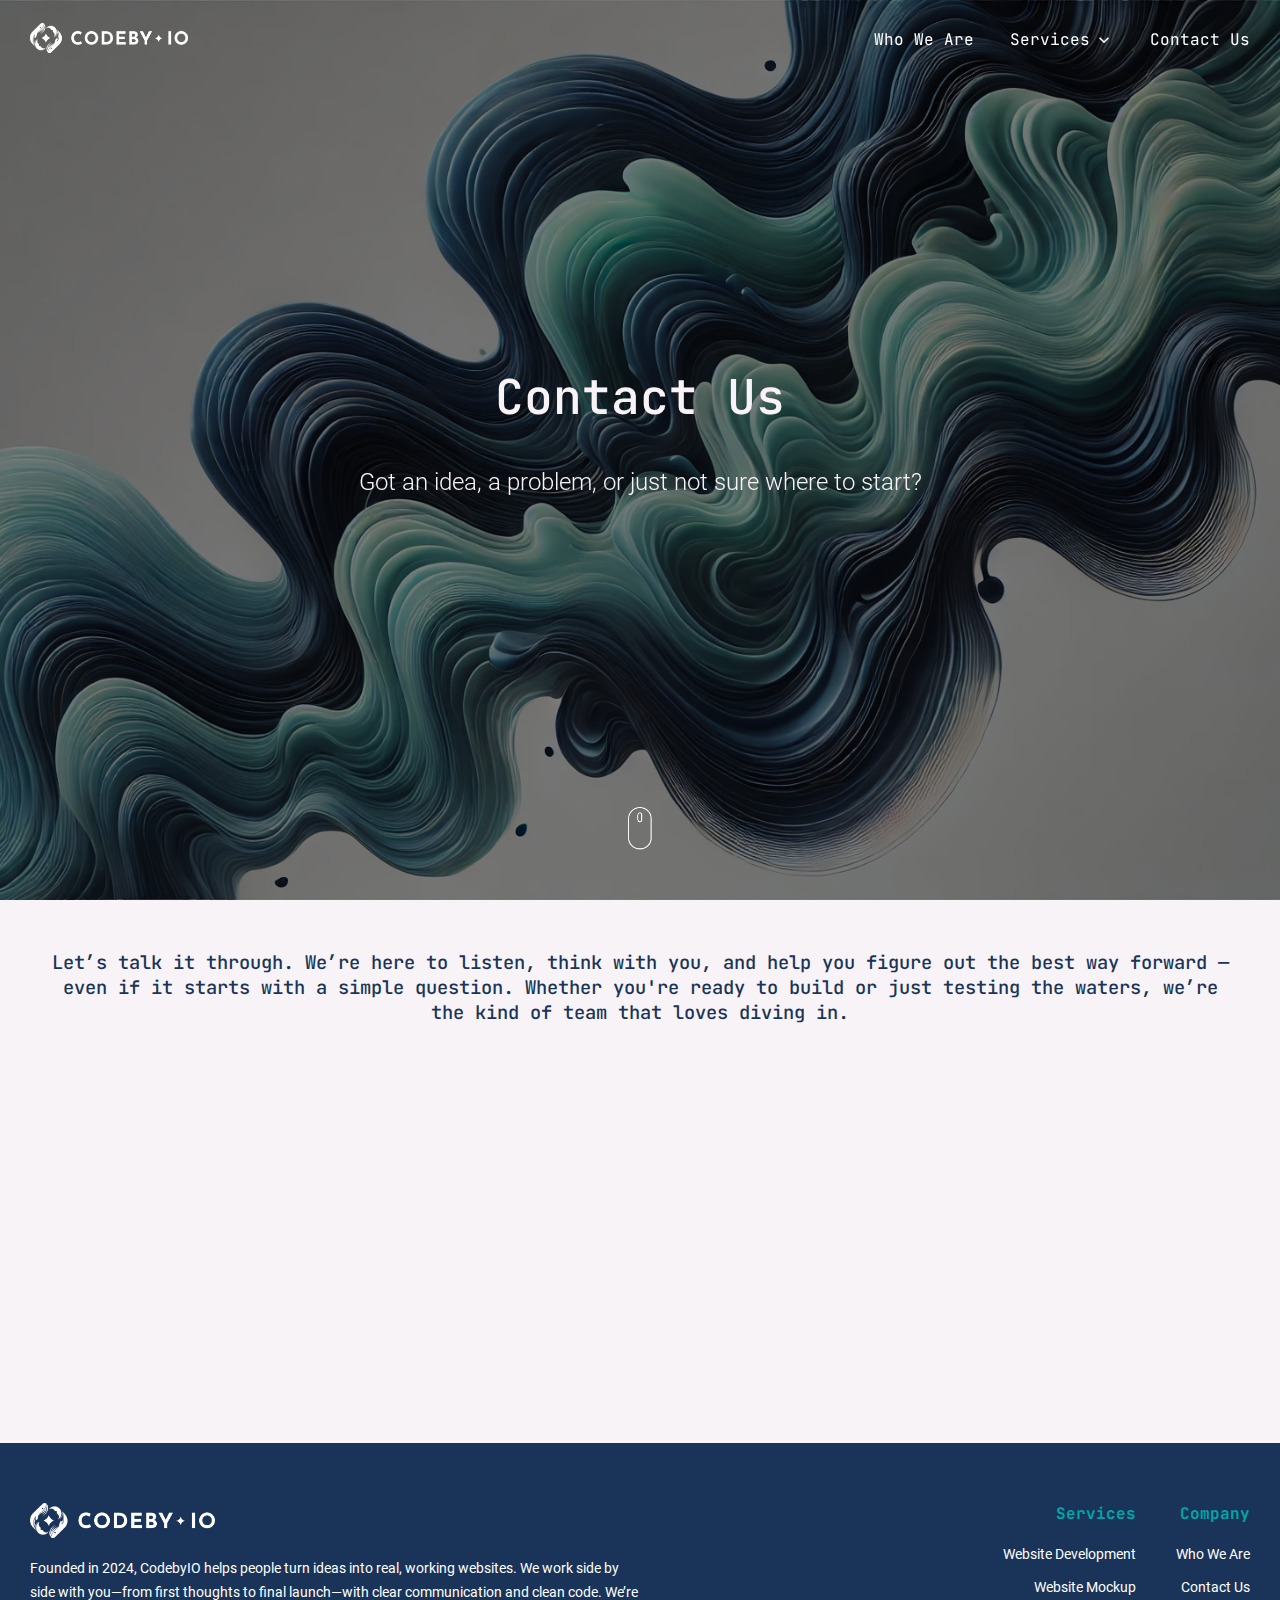
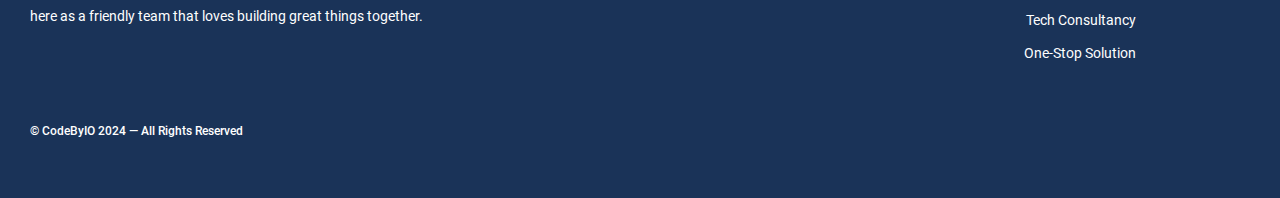
<file: contact-us/index.html>
<!DOCTYPE html><html lang="en"><head><meta charSet="utf-8"/><meta name="viewport" content="width=device-width, initial-scale=1"/><link rel="stylesheet" href="/_next/static/css/411a333846910f98.css" data-precedence="next"/><link rel="stylesheet" href="/_next/static/css/d0f12c740c27b5dc.css" data-precedence="next"/><link rel="preload" as="script" fetchPriority="low" href="/_next/static/chunks/webpack-494fb502ed7371c4.js"/><script src="/_next/static/chunks/4bd1b696-6371a13f358d641c.js" async=""></script><script src="/_next/static/chunks/517-d1e32f290d862f8c.js" async=""></script><script src="/_next/static/chunks/main-app-3a9de95dbe844661.js" async=""></script><script src="/_next/static/chunks/795d4814-3ad0d6f7d85a3748.js" async=""></script><script src="/_next/static/chunks/572-d890a91f093c180d.js" async=""></script><script src="/_next/static/chunks/2-65989759937178c7.js" async=""></script><script src="/_next/static/chunks/app/layout-533892cc317f57d8.js" async=""></script><script src="/_next/static/chunks/242-18b4180480f3bc41.js" async=""></script><script src="/_next/static/chunks/app/contact-us/page-094771fed7309373.js" async=""></script><title>CodeByIO | Your Busines Digitalization Partner</title><meta name="description" content="A website development agency that helps digitize your business with clean code, mockup design, and smart tech consultancy."/><link rel="icon" href="/favicon.ico" type="image/x-icon" sizes="16x16"/><script src="/_next/static/chunks/polyfills-42372ed130431b0a.js" noModule=""></script></head><body><header class="Layout_header__WZgfV"><div class="Layout_header-bg__vrNen false false"></div><div class="Layout_header__wrapper__Tv6nZ"><a href="/"><img alt="CodeByIO" loading="lazy" width="2516" height="477" decoding="async" data-nimg="1" class="Layout_web-logo__TWqqs" style="color:transparent" src="/_next/static/media/LOGO_WHITE_TEXT.c88a1a88.png"/></a><nav class="Layout_header__nav__NG0Jl desktop-view"><ul><li><a class="Layout_header__nav-link__de1Fi" href="/who-we-are/">Who We Are</a></li><li class="Layout_header__nav-parent__7ksXd"><a href="#" class="Layout_header__nav-link__de1Fi">Services<svg stroke="currentColor" fill="currentColor" stroke-width="0" viewBox="0 0 24 24" font-size="1.25rem" height="1em" width="1em" xmlns="http://www.w3.org/2000/svg"><path fill="none" d="M0 0h24v24H0V0z"></path><path d="M7.41 8.59 12 13.17l4.59-4.58L18 10l-6 6-6-6 1.41-1.41z"></path></svg></a><ul class="Layout_header__sub-menu__vFASH"><li><a href="/services/website-development/"><svg stroke="currentColor" fill="currentColor" stroke-width="0" viewBox="0 0 24 24" height="1em" width="1em" xmlns="http://www.w3.org/2000/svg"><path fill="none" d="M0 0h24v24H0z"></path><path d="M11.99 2C6.47 2 2 6.48 2 12s4.47 10 9.99 10C17.52 22 22 17.52 22 12S17.52 2 11.99 2zm6.93 6h-2.95a15.65 15.65 0 0 0-1.38-3.56A8.03 8.03 0 0 1 18.92 8zM12 4.04c.83 1.2 1.48 2.53 1.91 3.96h-3.82c.43-1.43 1.08-2.76 1.91-3.96zM4.26 14C4.1 13.36 4 12.69 4 12s.1-1.36.26-2h3.38c-.08.66-.14 1.32-.14 2 0 .68.06 1.34.14 2H4.26zm.82 2h2.95c.32 1.25.78 2.45 1.38 3.56A7.987 7.987 0 0 1 5.08 16zm2.95-8H5.08a7.987 7.987 0 0 1 4.33-3.56A15.65 15.65 0 0 0 8.03 8zM12 19.96c-.83-1.2-1.48-2.53-1.91-3.96h3.82c-.43 1.43-1.08 2.76-1.91 3.96zM14.34 14H9.66c-.09-.66-.16-1.32-.16-2 0-.68.07-1.35.16-2h4.68c.09.65.16 1.32.16 2 0 .68-.07 1.34-.16 2zm.25 5.56c.6-1.11 1.06-2.31 1.38-3.56h2.95a8.03 8.03 0 0 1-4.33 3.56zM16.36 14c.08-.66.14-1.32.14-2 0-.68-.06-1.34-.14-2h3.38c.16.64.26 1.31.26 2s-.1 1.36-.26 2h-3.38z"></path></svg>Website Development</a></li><li><a href="/services/website-mockup/"><svg stroke="currentColor" fill="currentColor" stroke-width="0" viewBox="0 0 24 24" height="1em" width="1em" xmlns="http://www.w3.org/2000/svg"><path fill="none" d="M0 0h24v24H0z"></path><path d="m16.24 11.51 1.57-1.57-3.75-3.75-1.57 1.57-4.14-4.13c-.78-.78-2.05-.78-2.83 0l-1.9 1.9c-.78.78-.78 2.05 0 2.83l4.13 4.13L3 17.25V21h3.75l4.76-4.76 4.13 4.13c.95.95 2.23.6 2.83 0l1.9-1.9c.78-.78.78-2.05 0-2.83l-4.13-4.13zm-7.06-.44L5.04 6.94l1.89-1.9L8.2 6.31 7.02 7.5l1.41 1.41 1.19-1.19 1.45 1.45-1.89 1.9zm7.88 7.89-4.13-4.13 1.9-1.9 1.45 1.45-1.19 1.19 1.41 1.41 1.19-1.19 1.27 1.27-1.9 1.9zM20.71 7.04a.996.996 0 0 0 0-1.41l-2.34-2.34c-.47-.47-1.12-.29-1.41 0l-1.83 1.83 3.75 3.75 1.83-1.83z"></path></svg>Website Mockup</a></li><li><a href="/services/tech-consultancy/"><svg stroke="currentColor" fill="currentColor" stroke-width="0" viewBox="0 0 24 24" height="1em" width="1em" xmlns="http://www.w3.org/2000/svg"><path fill="none" d="M0 0h24v24H0z"></path><path d="M12 12.75c1.63 0 3.07.39 4.24.9 1.08.48 1.76 1.56 1.76 2.73V18H6v-1.61c0-1.18.68-2.26 1.76-2.73 1.17-.52 2.61-.91 4.24-.91zM4 13c1.1 0 2-.9 2-2s-.9-2-2-2-2 .9-2 2 .9 2 2 2zm1.13 1.1c-.37-.06-.74-.1-1.13-.1-.99 0-1.93.21-2.78.58A2.01 2.01 0 0 0 0 16.43V18h4.5v-1.61c0-.83.23-1.61.63-2.29zM20 13c1.1 0 2-.9 2-2s-.9-2-2-2-2 .9-2 2 .9 2 2 2zm4 3.43c0-.81-.48-1.53-1.22-1.85A6.95 6.95 0 0 0 20 14c-.39 0-.76.04-1.13.1.4.68.63 1.46.63 2.29V18H24v-1.57zM12 6c1.66 0 3 1.34 3 3s-1.34 3-3 3-3-1.34-3-3 1.34-3 3-3z"></path></svg>Tech Consultancy</a></li><li><a href="/services/onestop-solution/"><svg stroke="currentColor" fill="currentColor" stroke-width="0" viewBox="0 0 640 512" height="1em" width="1em" xmlns="http://www.w3.org/2000/svg"><path d="M323.4 85.2l-96.8 78.4c-16.1 13-19.2 36.4-7 53.1c12.9 17.8 38 21.3 55.3 7.8l99.3-77.2c7-5.4 17-4.2 22.5 2.8s4.2 17-2.8 22.5l-20.9 16.2L550.2 352l41.8 0c26.5 0 48-21.5 48-48l0-128c0-26.5-21.5-48-48-48l-76 0-4 0-.7 0-3.9-2.5L434.8 79c-15.3-9.8-33.2-15-51.4-15c-21.8 0-43 7.5-60 21.2zm22.8 124.4l-51.7 40.2C263 274.4 217.3 268 193.7 235.6c-22.2-30.5-16.6-73.1 12.7-96.8l83.2-67.3c-11.6-4.9-24.1-7.4-36.8-7.4C234 64 215.7 69.6 200 80l-72 48-80 0c-26.5 0-48 21.5-48 48L0 304c0 26.5 21.5 48 48 48l108.2 0 91.4 83.4c19.6 17.9 49.9 16.5 67.8-3.1c5.5-6.1 9.2-13.2 11.1-20.6l17 15.6c19.5 17.9 49.9 16.6 67.8-2.9c4.5-4.9 7.8-10.6 9.9-16.5c19.4 13 45.8 10.3 62.1-7.5c17.9-19.5 16.6-49.9-2.9-67.8l-134.2-123z"></path></svg>One-Stop Solution</a></li></ul></li><li><a class="Layout_header__nav-link__de1Fi" href="/contact-us/">Contact Us</a></li></ul></nav><div class="mobile-view"><style data-emotion="css 2rta8y">.css-2rta8y{text-align:center;-webkit-flex:0 0 auto;-ms-flex:0 0 auto;flex:0 0 auto;font-size:1.5rem;padding:8px;border-radius:50%;color:rgba(0, 0, 0, 0.54);-webkit-transition:background-color 150ms cubic-bezier(0.4, 0, 0.2, 1) 0ms;transition:background-color 150ms cubic-bezier(0.4, 0, 0.2, 1) 0ms;--IconButton-hoverBg:rgba(0, 0, 0, 0.04);padding:5px;font-size:1.125rem;}.css-2rta8y:hover{background-color:var(--IconButton-hoverBg);}@media (hover: none){.css-2rta8y:hover{background-color:transparent;}}.css-2rta8y.Mui-disabled{background-color:transparent;color:rgba(0, 0, 0, 0.26);}</style><style data-emotion="css oofez5">.css-oofez5{display:-webkit-inline-box;display:-webkit-inline-flex;display:-ms-inline-flexbox;display:inline-flex;-webkit-align-items:center;-webkit-box-align:center;-ms-flex-align:center;align-items:center;-webkit-box-pack:center;-ms-flex-pack:center;-webkit-justify-content:center;justify-content:center;position:relative;box-sizing:border-box;-webkit-tap-highlight-color:transparent;background-color:transparent;outline:0;border:0;margin:0;border-radius:0;padding:0;cursor:pointer;-webkit-user-select:none;-moz-user-select:none;-ms-user-select:none;user-select:none;vertical-align:middle;-moz-appearance:none;-webkit-appearance:none;-webkit-text-decoration:none;text-decoration:none;color:inherit;text-align:center;-webkit-flex:0 0 auto;-ms-flex:0 0 auto;flex:0 0 auto;font-size:1.5rem;padding:8px;border-radius:50%;color:rgba(0, 0, 0, 0.54);-webkit-transition:background-color 150ms cubic-bezier(0.4, 0, 0.2, 1) 0ms;transition:background-color 150ms cubic-bezier(0.4, 0, 0.2, 1) 0ms;--IconButton-hoverBg:rgba(0, 0, 0, 0.04);padding:5px;font-size:1.125rem;}.css-oofez5::-moz-focus-inner{border-style:none;}.css-oofez5.Mui-disabled{pointer-events:none;cursor:default;}@media print{.css-oofez5{-webkit-print-color-adjust:exact;color-adjust:exact;}}.css-oofez5:hover{background-color:var(--IconButton-hoverBg);}@media (hover: none){.css-oofez5:hover{background-color:transparent;}}.css-oofez5.Mui-disabled{background-color:transparent;color:rgba(0, 0, 0, 0.26);}</style><button class="MuiButtonBase-root MuiIconButton-root MuiIconButton-sizeSmall Layout_mobile-menu-toggle__auHnP p-0 css-oofez5" tabindex="0" type="button"><svg stroke="currentColor" fill="currentColor" stroke-width="0" viewBox="0 0 24 24" font-size="1.6rem" height="1em" width="1em" xmlns="http://www.w3.org/2000/svg"><path fill="none" d="M0 0h24v24H0z"></path><path d="M3 18h18v-2H3v2zm0-5h18v-2H3v2zm0-7v2h18V6H3z"></path></svg></button><div class="Layout_mobile-menu__sZbW1 false"><div class="Layout_mobile-menu__header___09n8"><img alt="CodeByIO" loading="lazy" width="1263" height="1183" decoding="async" data-nimg="1" class="Layout_web-logo__TWqqs" style="color:transparent" src="/_next/static/media/LOGO_WHITE.edb9be01.png"/><style data-emotion="css 2rta8y">.css-2rta8y{text-align:center;-webkit-flex:0 0 auto;-ms-flex:0 0 auto;flex:0 0 auto;font-size:1.5rem;padding:8px;border-radius:50%;color:rgba(0, 0, 0, 0.54);-webkit-transition:background-color 150ms cubic-bezier(0.4, 0, 0.2, 1) 0ms;transition:background-color 150ms cubic-bezier(0.4, 0, 0.2, 1) 0ms;--IconButton-hoverBg:rgba(0, 0, 0, 0.04);padding:5px;font-size:1.125rem;}.css-2rta8y:hover{background-color:var(--IconButton-hoverBg);}@media (hover: none){.css-2rta8y:hover{background-color:transparent;}}.css-2rta8y.Mui-disabled{background-color:transparent;color:rgba(0, 0, 0, 0.26);}</style><style data-emotion="css oofez5">.css-oofez5{display:-webkit-inline-box;display:-webkit-inline-flex;display:-ms-inline-flexbox;display:inline-flex;-webkit-align-items:center;-webkit-box-align:center;-ms-flex-align:center;align-items:center;-webkit-box-pack:center;-ms-flex-pack:center;-webkit-justify-content:center;justify-content:center;position:relative;box-sizing:border-box;-webkit-tap-highlight-color:transparent;background-color:transparent;outline:0;border:0;margin:0;border-radius:0;padding:0;cursor:pointer;-webkit-user-select:none;-moz-user-select:none;-ms-user-select:none;user-select:none;vertical-align:middle;-moz-appearance:none;-webkit-appearance:none;-webkit-text-decoration:none;text-decoration:none;color:inherit;text-align:center;-webkit-flex:0 0 auto;-ms-flex:0 0 auto;flex:0 0 auto;font-size:1.5rem;padding:8px;border-radius:50%;color:rgba(0, 0, 0, 0.54);-webkit-transition:background-color 150ms cubic-bezier(0.4, 0, 0.2, 1) 0ms;transition:background-color 150ms cubic-bezier(0.4, 0, 0.2, 1) 0ms;--IconButton-hoverBg:rgba(0, 0, 0, 0.04);padding:5px;font-size:1.125rem;}.css-oofez5::-moz-focus-inner{border-style:none;}.css-oofez5.Mui-disabled{pointer-events:none;cursor:default;}@media print{.css-oofez5{-webkit-print-color-adjust:exact;color-adjust:exact;}}.css-oofez5:hover{background-color:var(--IconButton-hoverBg);}@media (hover: none){.css-oofez5:hover{background-color:transparent;}}.css-oofez5.Mui-disabled{background-color:transparent;color:rgba(0, 0, 0, 0.26);}</style><button class="MuiButtonBase-root MuiIconButton-root MuiIconButton-sizeSmall Layout_close-btn__wtFal p-0 css-oofez5" tabindex="0" type="button"><svg stroke="currentColor" fill="currentColor" stroke-width="0" viewBox="0 0 24 24" font-size="1.875rem" height="1em" width="1em" xmlns="http://www.w3.org/2000/svg"><path fill="none" d="M0 0h24v24H0z"></path><path d="M19 6.41 17.59 5 12 10.59 6.41 5 5 6.41 10.59 12 5 17.59 6.41 19 12 13.41 17.59 19 19 17.59 13.41 12z"></path></svg></button></div><nav class="Layout_mobile-menu__nav__LnGpM"><ul><li><a class="Layout_mobile-menu__nav-link__spDOr" href="/who-we-are/">Who We Are</a></li><style data-emotion="css 1hqevxp">.css-1hqevxp{position:relative;-webkit-transition:margin 150ms cubic-bezier(0.4, 0, 0.2, 1) 0ms;transition:margin 150ms cubic-bezier(0.4, 0, 0.2, 1) 0ms;overflow-anchor:none;border-radius:0;}.css-1hqevxp::before{position:absolute;left:0;top:-1px;right:0;height:1px;content:"";opacity:1;background-color:rgba(0, 0, 0, 0.12);-webkit-transition:opacity 150ms cubic-bezier(0.4, 0, 0.2, 1) 0ms,background-color 150ms cubic-bezier(0.4, 0, 0.2, 1) 0ms;transition:opacity 150ms cubic-bezier(0.4, 0, 0.2, 1) 0ms,background-color 150ms cubic-bezier(0.4, 0, 0.2, 1) 0ms;}.css-1hqevxp:first-of-type::before{display:none;}.css-1hqevxp.Mui-expanded::before{opacity:0;}.css-1hqevxp.Mui-expanded:first-of-type{margin-top:0;}.css-1hqevxp.Mui-expanded:last-of-type{margin-bottom:0;}.css-1hqevxp.Mui-expanded+.css-1hqevxp.Mui-expanded::before{display:none;}.css-1hqevxp.Mui-disabled{background-color:rgba(0, 0, 0, 0.12);}.css-1hqevxp:first-of-type{border-top-left-radius:4px;border-top-right-radius:4px;}.css-1hqevxp:last-of-type{border-bottom-left-radius:4px;border-bottom-right-radius:4px;}@supports (-ms-ime-align: auto){.css-1hqevxp:last-of-type{border-bottom-left-radius:0;border-bottom-right-radius:0;}}</style><style data-emotion="css 179qxfx">.css-179qxfx{background-color:#fff;color:rgba(0, 0, 0, 0.87);-webkit-transition:box-shadow 300ms cubic-bezier(0.4, 0, 0.2, 1) 0ms;transition:box-shadow 300ms cubic-bezier(0.4, 0, 0.2, 1) 0ms;border-radius:4px;box-shadow:var(--Paper-shadow);background-image:var(--Paper-overlay);position:relative;-webkit-transition:margin 150ms cubic-bezier(0.4, 0, 0.2, 1) 0ms;transition:margin 150ms cubic-bezier(0.4, 0, 0.2, 1) 0ms;overflow-anchor:none;border-radius:0;}.css-179qxfx::before{position:absolute;left:0;top:-1px;right:0;height:1px;content:"";opacity:1;background-color:rgba(0, 0, 0, 0.12);-webkit-transition:opacity 150ms cubic-bezier(0.4, 0, 0.2, 1) 0ms,background-color 150ms cubic-bezier(0.4, 0, 0.2, 1) 0ms;transition:opacity 150ms cubic-bezier(0.4, 0, 0.2, 1) 0ms,background-color 150ms cubic-bezier(0.4, 0, 0.2, 1) 0ms;}.css-179qxfx:first-of-type::before{display:none;}.css-179qxfx.Mui-expanded::before{opacity:0;}.css-179qxfx.Mui-expanded:first-of-type{margin-top:0;}.css-179qxfx.Mui-expanded:last-of-type{margin-bottom:0;}.css-179qxfx.Mui-expanded+.css-179qxfx.Mui-expanded::before{display:none;}.css-179qxfx.Mui-disabled{background-color:rgba(0, 0, 0, 0.12);}.css-179qxfx:first-of-type{border-top-left-radius:4px;border-top-right-radius:4px;}.css-179qxfx:last-of-type{border-bottom-left-radius:4px;border-bottom-right-radius:4px;}@supports (-ms-ime-align: auto){.css-179qxfx:last-of-type{border-bottom-left-radius:0;border-bottom-right-radius:0;}}</style><li class="MuiPaper-root MuiPaper-elevation MuiPaper-rounded MuiPaper-elevation1 MuiAccordion-root MuiAccordion-rounded Layout_mobile-menu__nav-service__Koexm css-179qxfx" style="--Paper-shadow:0px 2px 1px -1px rgba(0,0,0,0.2),0px 1px 1px 0px rgba(0,0,0,0.14),0px 1px 3px 0px rgba(0,0,0,0.12)"><style data-emotion="css wnfue5">.css-wnfue5{all:unset;}</style><h3 class="MuiAccordion-heading css-wnfue5"><style data-emotion="css 7x7lkm">.css-7x7lkm{display:-webkit-box;display:-webkit-flex;display:-ms-flexbox;display:flex;width:100%;min-height:48px;padding:0px 16px;-webkit-transition:min-height 150ms cubic-bezier(0.4, 0, 0.2, 1) 0ms,background-color 150ms cubic-bezier(0.4, 0, 0.2, 1) 0ms;transition:min-height 150ms cubic-bezier(0.4, 0, 0.2, 1) 0ms,background-color 150ms cubic-bezier(0.4, 0, 0.2, 1) 0ms;}.css-7x7lkm.Mui-focusVisible{background-color:rgba(0, 0, 0, 0.12);}.css-7x7lkm.Mui-disabled{opacity:0.38;}.css-7x7lkm:hover:not(.Mui-disabled){cursor:pointer;}</style><style data-emotion="css mga5z7">.css-mga5z7{display:-webkit-inline-box;display:-webkit-inline-flex;display:-ms-inline-flexbox;display:inline-flex;-webkit-align-items:center;-webkit-box-align:center;-ms-flex-align:center;align-items:center;-webkit-box-pack:center;-ms-flex-pack:center;-webkit-justify-content:center;justify-content:center;position:relative;box-sizing:border-box;-webkit-tap-highlight-color:transparent;background-color:transparent;outline:0;border:0;margin:0;border-radius:0;padding:0;cursor:pointer;-webkit-user-select:none;-moz-user-select:none;-ms-user-select:none;user-select:none;vertical-align:middle;-moz-appearance:none;-webkit-appearance:none;-webkit-text-decoration:none;text-decoration:none;color:inherit;display:-webkit-box;display:-webkit-flex;display:-ms-flexbox;display:flex;width:100%;min-height:48px;padding:0px 16px;-webkit-transition:min-height 150ms cubic-bezier(0.4, 0, 0.2, 1) 0ms,background-color 150ms cubic-bezier(0.4, 0, 0.2, 1) 0ms;transition:min-height 150ms cubic-bezier(0.4, 0, 0.2, 1) 0ms,background-color 150ms cubic-bezier(0.4, 0, 0.2, 1) 0ms;}.css-mga5z7::-moz-focus-inner{border-style:none;}.css-mga5z7.Mui-disabled{pointer-events:none;cursor:default;}@media print{.css-mga5z7{-webkit-print-color-adjust:exact;color-adjust:exact;}}.css-mga5z7.Mui-focusVisible{background-color:rgba(0, 0, 0, 0.12);}.css-mga5z7.Mui-disabled{opacity:0.38;}.css-mga5z7:hover:not(.Mui-disabled){cursor:pointer;}</style><button class="MuiButtonBase-root MuiAccordionSummary-root css-mga5z7" tabindex="0" type="button" aria-expanded="false"><style data-emotion="css vuxf0f">.css-vuxf0f{display:-webkit-box;display:-webkit-flex;display:-ms-flexbox;display:flex;text-align:start;-webkit-box-flex:1;-webkit-flex-grow:1;-ms-flex-positive:1;flex-grow:1;margin:12px 0;}</style><span class="MuiAccordionSummary-content css-vuxf0f">Services</span><style data-emotion="css f8wb7g">.css-f8wb7g{display:-webkit-box;display:-webkit-flex;display:-ms-flexbox;display:flex;color:rgba(0, 0, 0, 0.54);-webkit-transform:rotate(0deg);-moz-transform:rotate(0deg);-ms-transform:rotate(0deg);transform:rotate(0deg);-webkit-transition:-webkit-transform 150ms cubic-bezier(0.4, 0, 0.2, 1) 0ms;transition:transform 150ms cubic-bezier(0.4, 0, 0.2, 1) 0ms;}.css-f8wb7g.Mui-expanded{-webkit-transform:rotate(180deg);-moz-transform:rotate(180deg);-ms-transform:rotate(180deg);transform:rotate(180deg);}</style><span class="MuiAccordionSummary-expandIconWrapper css-f8wb7g"><svg stroke="currentColor" fill="currentColor" stroke-width="0" viewBox="0 0 24 24" font-size="1.875rem" height="1em" width="1em" xmlns="http://www.w3.org/2000/svg"><path fill="none" d="M0 0h24v24H0V0z"></path><path d="M7.41 8.59 12 13.17l4.59-4.58L18 10l-6 6-6-6 1.41-1.41z"></path></svg></span></button></h3><style data-emotion="css abqyn">.css-abqyn{height:0;overflow:hidden;-webkit-transition:height 300ms cubic-bezier(0.4, 0, 0.2, 1) 0ms;transition:height 300ms cubic-bezier(0.4, 0, 0.2, 1) 0ms;visibility:hidden;}</style><div class="MuiCollapse-root MuiCollapse-vertical MuiCollapse-hidden css-abqyn" style="min-height:0px"><style data-emotion="css 15830to">.css-15830to{display:-webkit-box;display:-webkit-flex;display:-ms-flexbox;display:flex;width:100%;}</style><div class="MuiCollapse-wrapper MuiCollapse-vertical css-15830to"><style data-emotion="css 9vd5ud">.css-9vd5ud{width:100%;}</style><div class="MuiCollapse-wrapperInner MuiCollapse-vertical css-9vd5ud"><div role="region" class="MuiAccordion-region"><style data-emotion="css l9xe8y">.css-l9xe8y{padding:8px 16px 16px;}</style><div class="MuiAccordionDetails-root Layout_mobile-menu__service-sub__XLo_g css-l9xe8y"><ul><li><a href="/services/website-development/">Website Development</a></li><li><a href="/services/website-mockup/">Website Mockup</a></li><li><a href="/services/tech-consultancy/">Tech Consultancy</a></li><li><a href="/services/onestop-solution/">One-Stop Solution</a></li></ul></div></div></div></div></div></li><li><a class="Layout_mobile-menu__nav-link__spDOr" href="/contact-us/">Contact Us</a></li></ul></nav></div><div class="Layout_mobile-menu__overlay__9BHSU false"></div></div></div></header><main><section class="HeroBanner_hero-banner__6qhXO"><img alt="Hero Banner" loading="lazy" width="1792" height="1024" decoding="async" data-nimg="1" class="HeroBanner_hero-banner__img__KRSPF" style="color:transparent" src="/_next/static/media/CODEBYIO_HERO.a8c81267.webp"/><div><h1 class="HeroBanner_hero-banner__title__kvkv7" data-aos="fade-up">Contact Us</h1><h2 class="HeroBanner_hero-banner__subtitle__YQtQW HeroBanner_short__MtTr_" data-aos="fade-up" data-aos-delay="200">Got an idea, a problem, or just not sure where to start?</h2><img alt="Mouse Scroll Gif" loading="lazy" width="83" height="150" decoding="async" data-nimg="1" class="HeroBanner_hero-banner__scroll__H_pFG" style="color:transparent" src="/_next/static/media/MOUSESCROLL.30f8405f.gif"/></div></section><section class="Section_section__lSTIb 
      Section_small__Octjv false false Section_center__0F5Iu
      false
      undefined
      undefined
      "><div class="Section_section-content__JWmt_"><h3 class="text-center">Let’s talk it through. We’re here to listen, think with you, and help you figure out the best way forward — even if it starts with a simple question. Whether you&#x27;re ready to build or just testing the waters, we’re the kind of team that loves diving in.</h3></div></section><section class="Section_section__lSTIb 
      Section_small__Octjv false false false
      false
      undefined
      undefined
      "><div class="Section_section-content__JWmt_"><style data-emotion="css 1klpoq2">.css-1klpoq2{--Grid-columns:12;--Grid-columnSpacing:16px;--Grid-rowSpacing:16px;-webkit-flex-direction:row;-ms-flex-direction:row;flex-direction:row;min-width:0;box-sizing:border-box;display:-webkit-box;display:-webkit-flex;display:-ms-flexbox;display:flex;-webkit-box-flex-wrap:wrap;-webkit-flex-wrap:wrap;-ms-flex-wrap:wrap;flex-wrap:wrap;gap:var(--Grid-rowSpacing) var(--Grid-columnSpacing);}.css-1klpoq2 >*{--Grid-parent-columns:12;}.css-1klpoq2 >*{--Grid-parent-columnSpacing:16px;}.css-1klpoq2 >*{--Grid-parent-rowSpacing:16px;}</style><div class="MuiGrid2-root MuiGrid2-container MuiGrid2-direction-xs-row MuiGrid2-spacing-xs-2 css-1klpoq2"><style data-emotion="css qoghzg">.css-qoghzg{-webkit-box-flex:0;-webkit-flex-grow:0;-ms-flex-positive:0;flex-grow:0;-webkit-flex-basis:auto;-ms-flex-preferred-size:auto;flex-basis:auto;width:calc(100% * 12 / var(--Grid-parent-columns) - (var(--Grid-parent-columns) - 12) * (var(--Grid-parent-columnSpacing) / var(--Grid-parent-columns)));min-width:0;box-sizing:border-box;}@media (min-width:600px){.css-qoghzg{-webkit-box-flex:0;-webkit-flex-grow:0;-ms-flex-positive:0;flex-grow:0;-webkit-flex-basis:auto;-ms-flex-preferred-size:auto;flex-basis:auto;width:calc(100% * 6 / var(--Grid-parent-columns) - (var(--Grid-parent-columns) - 6) * (var(--Grid-parent-columnSpacing) / var(--Grid-parent-columns)));}}@media (min-width:900px){.css-qoghzg{-webkit-box-flex:0;-webkit-flex-grow:0;-ms-flex-positive:0;flex-grow:0;-webkit-flex-basis:auto;-ms-flex-preferred-size:auto;flex-basis:auto;width:calc(100% * 3 / var(--Grid-parent-columns) - (var(--Grid-parent-columns) - 3) * (var(--Grid-parent-columnSpacing) / var(--Grid-parent-columns)));}}</style><div class="MuiGrid2-root MuiGrid2-direction-xs-row MuiGrid2-grid-xs-12 MuiGrid2-grid-sm-6 MuiGrid2-grid-md-3 css-qoghzg" data-aos="zoom-in"><article class="ContactCard_contact-card__9P8Jc"><span class="ContactCard_contact-card__icon__0hUR7"><svg stroke="currentColor" fill="currentColor" stroke-width="0" viewBox="0 0 24 24" height="1em" width="1em" xmlns="http://www.w3.org/2000/svg"><path fill="none" d="M0 0h24v24H0z"></path><path d="M6.62 10.79c1.44 2.83 3.76 5.14 6.59 6.59l2.2-2.2c.27-.27.67-.36 1.02-.24 1.12.37 2.33.57 3.57.57.55 0 1 .45 1 1V20c0 .55-.45 1-1 1-9.39 0-17-7.61-17-17 0-.55.45-1 1-1h3.5c.55 0 1 .45 1 1 0 1.25.2 2.45.57 3.57.11.35.03.74-.25 1.02l-2.2 2.2z"></path></svg></span><div><h4>Message us</h4><p>Speak to our friendly team.</p><a target="_blank" rel="nofollow" href="https://wa.me/+6287810082828">+62 878-1008-2828</a></div></article></div><div class="MuiGrid2-root MuiGrid2-direction-xs-row MuiGrid2-grid-xs-12 MuiGrid2-grid-sm-6 MuiGrid2-grid-md-3 css-qoghzg" data-aos="zoom-in" data-aos-delay="100"><article class="ContactCard_contact-card__9P8Jc"><span class="ContactCard_contact-card__icon__0hUR7"><svg stroke="currentColor" fill="currentColor" stroke-width="0" viewBox="0 0 24 24" height="1em" width="1em" xmlns="http://www.w3.org/2000/svg"><path fill="none" d="M0 0h24v24H0z"></path><path d="M20 4H4c-1.1 0-1.99.9-1.99 2L2 18c0 1.1.9 2 2 2h16c1.1 0 2-.9 2-2V6c0-1.1-.9-2-2-2zm0 4-8 5-8-5V6l8 5 8-5v2z"></path></svg></span><div><h4>Drop us a message</h4><p>Speak to our friendly team.</p><a target="_blank" rel="nofollow" href="mailto:hi.codebyio@gmail.com">hi.codebyio@gmail.com</a></div></article></div><div class="MuiGrid2-root MuiGrid2-direction-xs-row MuiGrid2-grid-xs-12 MuiGrid2-grid-sm-6 MuiGrid2-grid-md-3 css-qoghzg" data-aos="zoom-in" data-aos-delay="200"><article class="ContactCard_contact-card__9P8Jc"><span class="ContactCard_contact-card__icon__0hUR7"><svg stroke="currentColor" fill="currentColor" stroke-width="0" viewBox="0 0 448 512" height="1em" width="1em" xmlns="http://www.w3.org/2000/svg"><path d="M224.1 141c-63.6 0-114.9 51.3-114.9 114.9s51.3 114.9 114.9 114.9S339 319.5 339 255.9 287.7 141 224.1 141zm0 189.6c-41.1 0-74.7-33.5-74.7-74.7s33.5-74.7 74.7-74.7 74.7 33.5 74.7 74.7-33.6 74.7-74.7 74.7zm146.4-194.3c0 14.9-12 26.8-26.8 26.8-14.9 0-26.8-12-26.8-26.8s12-26.8 26.8-26.8 26.8 12 26.8 26.8zm76.1 27.2c-1.7-35.9-9.9-67.7-36.2-93.9-26.2-26.2-58-34.4-93.9-36.2-37-2.1-147.9-2.1-184.9 0-35.8 1.7-67.6 9.9-93.9 36.1s-34.4 58-36.2 93.9c-2.1 37-2.1 147.9 0 184.9 1.7 35.9 9.9 67.7 36.2 93.9s58 34.4 93.9 36.2c37 2.1 147.9 2.1 184.9 0 35.9-1.7 67.7-9.9 93.9-36.2 26.2-26.2 34.4-58 36.2-93.9 2.1-37 2.1-147.8 0-184.8zM398.8 388c-7.8 19.6-22.9 34.7-42.6 42.6-29.5 11.7-99.5 9-132.1 9s-102.7 2.6-132.1-9c-19.6-7.8-34.7-22.9-42.6-42.6-11.7-29.5-9-99.5-9-132.1s-2.6-102.7 9-132.1c7.8-19.6 22.9-34.7 42.6-42.6 29.5-11.7 99.5-9 132.1-9s102.7-2.6 132.1 9c19.6 7.8 34.7 22.9 42.6 42.6 11.7 29.5 9 99.5 9 132.1s2.7 102.7-9 132.1z"></path></svg></span><div><h4>Connect with us</h4><p>Follow us on our journey.</p><a target="_blank" rel="nofollow" href="https://instagram.com/codeby.io">@codeby.io</a></div></article></div><div class="MuiGrid2-root MuiGrid2-direction-xs-row MuiGrid2-grid-xs-12 MuiGrid2-grid-sm-6 MuiGrid2-grid-md-3 css-qoghzg" data-aos="zoom-in" data-aos-delay="300"><article class="ContactCard_contact-card__9P8Jc"><span class="ContactCard_contact-card__icon__0hUR7"><svg stroke="currentColor" fill="currentColor" stroke-width="0" viewBox="0 0 24 24" height="1em" width="1em" xmlns="http://www.w3.org/2000/svg"><path fill="none" d="M0 0h24v24H0z"></path><path d="M12 2C8.13 2 5 5.13 5 9c0 1.74.5 3.37 1.41 4.84.95 1.54 2.2 2.86 3.16 4.4.47.75.81 1.45 1.17 2.26.26.55.47 1.5 1.26 1.5s1-.95 1.25-1.5c.37-.81.7-1.51 1.17-2.26.96-1.53 2.21-2.85 3.16-4.4C18.5 12.37 19 10.74 19 9c0-3.87-3.13-7-7-7zm0 9.75a2.5 2.5 0 0 1 0-5 2.5 2.5 0 0 1 0 5z"></path></svg></span><div><h4>Find Us</h4><p>Don’t worry we work remotely</p><a target="_blank" rel="nofollow" href="https://www.google.com/maps/place/BSD+Central+Business+District/@-6.3004279,106.6243017,15z/data=!4m10!1m2!2m1!1sbsd!3m6!1s0x2e69fb4de7e40e41:0xa821ece45c882e06!8m2!3d-6.3004279!4d106.6433561!15sCgNic2SSAQ9idXNpbmVzc19jZW50ZXKqATQQASoHIgNic2QoADIeEAEiGs5vyo1L0fHTmWXNzewTQsEkHZeFZb_0upi6MgcQAiIDYnNk4AEA!16s%2Fg%2F11f3czmt7l?hl=en&amp;entry=ttu&amp;g_ep=EgoyMDI1MDgxMy4wIKXMDSoASAFQAw%3D%3D">View on Google Maps</a></div></article></div></div></div></section></main><footer class="Layout_footer__rfhSO Layout_contact-us__d0Oc_"><div class="Layout_footer__upper__gscG6"><div><img alt="CodeByIO" loading="lazy" width="2516" height="477" decoding="async" data-nimg="1" class="Layout_web-logo__TWqqs" style="color:transparent" src="/_next/static/media/LOGO_WHITE_TEXT.c88a1a88.png"/><p class="Layout_footer-desc__FTpGQ">Founded in 2024, CodebyIO helps people turn ideas into real, working websites. We work side by side with you—from first thoughts to final launch—with clear communication and clean code. We’re here as a friendly team that loves building great things together.</p></div><div><nav class="Layout_footer__nav__v_Xvc"><ul><li>Services</li><li><a class="Layout_footer__nav-link__Nu4dP" href="/services/website-development/">Website Development</a></li><li><a class="Layout_footer__nav-link__Nu4dP" href="/services/website-mockup/">Website Mockup</a></li><li><a class="Layout_footer__nav-link__Nu4dP" href="/services/tech-consultancy/">Tech Consultancy</a></li><li><a class="Layout_footer__nav-link__Nu4dP" href="/services/onestop-solution/">One-Stop Solution</a></li></ul><ul><li>Company</li><li><a class="Layout_footer__nav-link__Nu4dP" href="/who-we-are/">Who We Are</a></li><li><a class="Layout_footer__nav-link__Nu4dP" href="/contact-us/">Contact Us</a></li></ul></nav></div></div><div class="Layout_footer__bottom__o1aiF">© CodeByIO 2024 — All Rights Reserved</div></footer><script src="/_next/static/chunks/webpack-494fb502ed7371c4.js" async=""></script><script>(self.__next_f=self.__next_f||[]).push([0])</script><script>self.__next_f.push([1,"1:\"$Sreact.fragment\"\n2:I[1921,[\"479\",\"static/chunks/795d4814-3ad0d6f7d85a3748.js\",\"572\",\"static/chunks/572-d890a91f093c180d.js\",\"2\",\"static/chunks/2-65989759937178c7.js\",\"177\",\"static/chunks/app/layout-533892cc317f57d8.js\"],\"default\"]\n3:I[8173,[\"572\",\"static/chunks/572-d890a91f093c180d.js\",\"242\",\"static/chunks/242-18b4180480f3bc41.js\",\"920\",\"static/chunks/app/contact-us/page-094771fed7309373.js\"],\"\"]\n4:I[7970,[\"572\",\"static/chunks/572-d890a91f093c180d.js\",\"242\",\"static/chunks/242-18b4180480f3bc41.js\",\"920\",\"static/chunks/app/contact-us/page-094771fed7309373.js\"],\"Image\"]\n5:I[9961,[\"479\",\"static/chunks/795d4814-3ad0d6f7d85a3748.js\",\"572\",\"static/chunks/572-d890a91f093c180d.js\",\"2\",\"static/chunks/2-65989759937178c7.js\",\"177\",\"static/chunks/app/layout-533892cc317f57d8.js\"],\"default\"]\n6:I[7234,[\"479\",\"static/chunks/795d4814-3ad0d6f7d85a3748.js\",\"572\",\"static/chunks/572-d890a91f093c180d.js\",\"2\",\"static/chunks/2-65989759937178c7.js\",\"177\",\"static/chunks/app/layout-533892cc317f57d8.js\"],\"default\"]\n7:I[5244,[],\"\"]\n8:I[3866,[],\"\"]\n9:I[9198,[\"479\",\"static/chunks/795d4814-3ad0d6f7d85a3748.js\",\"572\",\"static/chunks/572-d890a91f093c180d.js\",\"2\",\"static/chunks/2-65989759937178c7.js\",\"177\",\"static/chunks/app/layout-533892cc317f57d8.js\"],\"default\"]\na:I[242,[\"572\",\"static/chunks/572-d890a91f093c180d.js\",\"242\",\"static/chunks/242-18b4180480f3bc41.js\",\"920\",\"static/chunks/app/contact-us/page-094771fed7309373.js\"],\"default\"]\nb:I[6213,[],\"OutletBoundary\"]\nd:I[6213,[],\"MetadataBoundary\"]\nf:I[6213,[],\"ViewportBoundary\"]\n11:I[4835,[],\"\"]\n:HL[\"/_next/static/css/411a333846910f98.css\",\"style\"]\n:HL[\"/_next/static/css/d0f12c740c27b5dc.css\",\"style\"]\n"])</script><script>self.__next_f.push([1,"0:{\"P\":null,\"b\":\"VmUpm6tuxggt18glWIoV7\",\"p\":\"\",\"c\":[\"\",\"contact-us\",\"\"],\"i\":false,\"f\":[[[\"\",{\"children\":[\"contact-us\",{\"children\":[\"__PAGE__\",{}]}]},\"$undefined\",\"$undefined\",true],[\"\",[\"$\",\"$1\",\"c\",{\"children\":[[[\"$\",\"link\",\"0\",{\"rel\":\"stylesheet\",\"href\":\"/_next/static/css/411a333846910f98.css\",\"precedence\":\"next\",\"crossOrigin\":\"$undefined\",\"nonce\":\"$undefined\"}]],[\"$\",\"html\",null,{\"lang\":\"en\",\"children\":[\"$\",\"body\",null,{\"children\":[[\"$\",\"header\",null,{\"className\":\"Layout_header__WZgfV\",\"children\":[[\"$\",\"$L2\",null,{}],[\"$\",\"div\",null,{\"className\":\"Layout_header__wrapper__Tv6nZ\",\"children\":[[\"$\",\"$L3\",null,{\"href\":\"/\",\"children\":[\"$\",\"$L4\",null,{\"src\":{\"src\":\"/_next/static/media/LOGO_WHITE_TEXT.c88a1a88.png\",\"height\":477,\"width\":2516,\"blurDataURL\":\"[data-uri]\",\"blurWidth\":8,\"blurHeight\":2},\"className\":\"Layout_web-logo__TWqqs\",\"alt\":\"CodeByIO\",\"unoptimized\":true}]}],[\"$\",\"nav\",null,{\"className\":\"Layout_header__nav__NG0Jl desktop-view\",\"children\":[\"$\",\"ul\",null,{\"children\":[[\"$\",\"li\",null,{\"children\":[\"$\",\"$L3\",null,{\"href\":\"/who-we-are\",\"className\":\"Layout_header__nav-link__de1Fi\",\"children\":\"Who We Are\"}]}],[\"$\",\"li\",null,{\"className\":\"Layout_header__nav-parent__7ksXd\",\"children\":[[\"$\",\"a\",null,{\"href\":\"#\",\"className\":\"Layout_header__nav-link__de1Fi\",\"children\":[\"Services\",[\"$\",\"svg\",null,{\"stroke\":\"currentColor\",\"fill\":\"currentColor\",\"strokeWidth\":\"0\",\"viewBox\":\"0 0 24 24\",\"fontSize\":\"1.25rem\",\"children\":[\"$undefined\",[[\"$\",\"path\",\"0\",{\"fill\":\"none\",\"d\":\"M0 0h24v24H0V0z\",\"children\":[]}],[\"$\",\"path\",\"1\",{\"d\":\"M7.41 8.59 12 13.17l4.59-4.58L18 10l-6 6-6-6 1.41-1.41z\",\"children\":[]}]]],\"className\":\"$undefined\",\"style\":{\"color\":\"$undefined\"},\"height\":\"1em\",\"width\":\"1em\",\"xmlns\":\"http://www.w3.org/2000/svg\"}]]}],[\"$\",\"ul\",null,{\"className\":\"Layout_header__sub-menu__vFASH\",\"children\":[[\"$\",\"li\",null,{\"children\":[\"$\",\"$L3\",null,{\"href\":\"/services/website-development\",\"children\":[[\"$\",\"svg\",null,{\"stroke\":\"currentColor\",\"fill\":\"currentColor\",\"strokeWidth\":\"0\",\"viewBox\":\"0 0 24 24\",\"children\":[\"$undefined\",[[\"$\",\"path\",\"0\",{\"fill\":\"none\",\"d\":\"M0 0h24v24H0z\",\"children\":[]}],[\"$\",\"path\",\"1\",{\"d\":\"M11.99 2C6.47 2 2 6.48 2 12s4.47 10 9.99 10C17.52 22 22 17.52 22 12S17.52 2 11.99 2zm6.93 6h-2.95a15.65 15.65 0 0 0-1.38-3.56A8.03 8.03 0 0 1 18.92 8zM12 4.04c.83 1.2 1.48 2.53 1.91 3.96h-3.82c.43-1.43 1.08-2.76 1.91-3.96zM4.26 14C4.1 13.36 4 12.69 4 12s.1-1.36.26-2h3.38c-.08.66-.14 1.32-.14 2 0 .68.06 1.34.14 2H4.26zm.82 2h2.95c.32 1.25.78 2.45 1.38 3.56A7.987 7.987 0 0 1 5.08 16zm2.95-8H5.08a7.987 7.987 0 0 1 4.33-3.56A15.65 15.65 0 0 0 8.03 8zM12 19.96c-.83-1.2-1.48-2.53-1.91-3.96h3.82c-.43 1.43-1.08 2.76-1.91 3.96zM14.34 14H9.66c-.09-.66-.16-1.32-.16-2 0-.68.07-1.35.16-2h4.68c.09.65.16 1.32.16 2 0 .68-.07 1.34-.16 2zm.25 5.56c.6-1.11 1.06-2.31 1.38-3.56h2.95a8.03 8.03 0 0 1-4.33 3.56zM16.36 14c.08-.66.14-1.32.14-2 0-.68-.06-1.34-.14-2h3.38c.16.64.26 1.31.26 2s-.1 1.36-.26 2h-3.38z\",\"children\":[]}]]],\"className\":\"$undefined\",\"style\":{\"color\":\"$undefined\"},\"height\":\"1em\",\"width\":\"1em\",\"xmlns\":\"http://www.w3.org/2000/svg\"}],\"Website Development\"]}]}],[\"$\",\"li\",null,{\"children\":[\"$\",\"$L3\",null,{\"href\":\"/services/website-mockup\",\"children\":[[\"$\",\"svg\",null,{\"stroke\":\"currentColor\",\"fill\":\"currentColor\",\"strokeWidth\":\"0\",\"viewBox\":\"0 0 24 24\",\"children\":[\"$undefined\",[[\"$\",\"path\",\"0\",{\"fill\":\"none\",\"d\":\"M0 0h24v24H0z\",\"children\":[]}],[\"$\",\"path\",\"1\",{\"d\":\"m16.24 11.51 1.57-1.57-3.75-3.75-1.57 1.57-4.14-4.13c-.78-.78-2.05-.78-2.83 0l-1.9 1.9c-.78.78-.78 2.05 0 2.83l4.13 4.13L3 17.25V21h3.75l4.76-4.76 4.13 4.13c.95.95 2.23.6 2.83 0l1.9-1.9c.78-.78.78-2.05 0-2.83l-4.13-4.13zm-7.06-.44L5.04 6.94l1.89-1.9L8.2 6.31 7.02 7.5l1.41 1.41 1.19-1.19 1.45 1.45-1.89 1.9zm7.88 7.89-4.13-4.13 1.9-1.9 1.45 1.45-1.19 1.19 1.41 1.41 1.19-1.19 1.27 1.27-1.9 1.9zM20.71 7.04a.996.996 0 0 0 0-1.41l-2.34-2.34c-.47-.47-1.12-.29-1.41 0l-1.83 1.83 3.75 3.75 1.83-1.83z\",\"children\":[]}]]],\"className\":\"$undefined\",\"style\":{\"color\":\"$undefined\"},\"height\":\"1em\",\"width\":\"1em\",\"xmlns\":\"http://www.w3.org/2000/svg\"}],\"Website Mockup\"]}]}],[\"$\",\"li\",null,{\"children\":[\"$\",\"$L3\",null,{\"href\":\"/services/tech-consultancy\",\"children\":[[\"$\",\"svg\",null,{\"stroke\":\"currentColor\",\"fill\":\"currentColor\",\"strokeWidth\":\"0\",\"viewBox\":\"0 0 24 24\",\"children\":[\"$undefined\",[[\"$\",\"path\",\"0\",{\"fill\":\"none\",\"d\":\"M0 0h24v24H0z\",\"children\":[]}],[\"$\",\"path\",\"1\",{\"d\":\"M12 12.75c1.63 0 3.07.39 4.24.9 1.08.48 1.76 1.56 1.76 2.73V18H6v-1.61c0-1.18.68-2.26 1.76-2.73 1.17-.52 2.61-.91 4.24-.91zM4 13c1.1 0 2-.9 2-2s-.9-2-2-2-2 .9-2 2 .9 2 2 2zm1.13 1.1c-.37-.06-.74-.1-1.13-.1-.99 0-1.93.21-2.78.58A2.01 2.01 0 0 0 0 16.43V18h4.5v-1.61c0-.83.23-1.61.63-2.29zM20 13c1.1 0 2-.9 2-2s-.9-2-2-2-2 .9-2 2 .9 2 2 2zm4 3.43c0-.81-.48-1.53-1.22-1.85A6.95 6.95 0 0 0 20 14c-.39 0-.76.04-1.13.1.4.68.63 1.46.63 2.29V18H24v-1.57zM12 6c1.66 0 3 1.34 3 3s-1.34 3-3 3-3-1.34-3-3 1.34-3 3-3z\",\"children\":[]}]]],\"className\":\"$undefined\",\"style\":{\"color\":\"$undefined\"},\"height\":\"1em\",\"width\":\"1em\",\"xmlns\":\"http://www.w3.org/2000/svg\"}],\"Tech Consultancy\"]}]}],[\"$\",\"li\",null,{\"children\":[\"$\",\"$L3\",null,{\"href\":\"/services/onestop-solution\",\"children\":[[\"$\",\"svg\",null,{\"stroke\":\"currentColor\",\"fill\":\"currentColor\",\"strokeWidth\":\"0\",\"viewBox\":\"0 0 640 512\",\"children\":[\"$undefined\",[[\"$\",\"path\",\"0\",{\"d\":\"M323.4 85.2l-96.8 78.4c-16.1 13-19.2 36.4-7 53.1c12.9 17.8 38 21.3 55.3 7.8l99.3-77.2c7-5.4 17-4.2 22.5 2.8s4.2 17-2.8 22.5l-20.9 16.2L550.2 352l41.8 0c26.5 0 48-21.5 48-48l0-128c0-26.5-21.5-48-48-48l-76 0-4 0-.7 0-3.9-2.5L434.8 79c-15.3-9.8-33.2-15-51.4-15c-21.8 0-43 7.5-60 21.2zm22.8 124.4l-51.7 40.2C263 274.4 217.3 268 193.7 235.6c-22.2-30.5-16.6-73.1 12.7-96.8l83.2-67.3c-11.6-4.9-24.1-7.4-36.8-7.4C234 64 215.7 69.6 200 80l-72 48-80 0c-26.5 0-48 21.5-48 48L0 304c0 26.5 21.5 48 48 48l108.2 0 91.4 83.4c19.6 17.9 49.9 16.5 67.8-3.1c5.5-6.1 9.2-13.2 11.1-20.6l17 15.6c19.5 17.9 49.9 16.6 67.8-2.9c4.5-4.9 7.8-10.6 9.9-16.5c19.4 13 45.8 10.3 62.1-7.5c17.9-19.5 16.6-49.9-2.9-67.8l-134.2-123z\",\"children\":[]}]]],\"className\":\"$undefined\",\"style\":{\"color\":\"$undefined\"},\"height\":\"1em\",\"width\":\"1em\",\"xmlns\":\"http://www.w3.org/2000/svg\"}],\"One-Stop Solution\"]}]}]]}]]}],[\"$\",\"li\",null,{\"children\":[\"$\",\"$L3\",null,{\"href\":\"/contact-us\",\"className\":\"Layout_header__nav-link__de1Fi\",\"children\":\"Contact Us\"}]}]]}]}],[\"$\",\"$L5\",null,{}]]}]]}],[\"$\",\"$L6\",null,{}],[\"$\",\"main\",null,{\"children\":[\"$\",\"$L7\",null,{\"parallelRouterKey\":\"children\",\"segmentPath\":[\"children\"],\"error\":\"$undefined\",\"errorStyles\":\"$undefined\",\"errorScripts\":\"$undefined\",\"template\":[\"$\",\"$L8\",null,{}],\"templateStyles\":\"$undefined\",\"templateScripts\":\"$undefined\",\"notFound\":[[],[[\"$\",\"title\",null,{\"children\":\"404: This page could not be found.\"}],[\"$\",\"div\",null,{\"style\":{\"fontFamily\":\"system-ui,\\\"Segoe UI\\\",Roboto,Helvetica,Arial,sans-serif,\\\"Apple Color Emoji\\\",\\\"Segoe UI Emoji\\\"\",\"height\":\"100vh\",\"textAlign\":\"center\",\"display\":\"flex\",\"flexDirection\":\"column\",\"alignItems\":\"center\",\"justifyContent\":\"center\"},\"children\":[\"$\",\"div\",null,{\"children\":[[\"$\",\"style\",null,{\"dangerouslySetInnerHTML\":{\"__html\":\"body{color:#000;background:#fff;margin:0}.next-error-h1{border-right:1px solid rgba(0,0,0,.3)}@media (prefers-color-scheme:dark){body{color:#fff;background:#000}.next-error-h1{border-right:1px solid rgba(255,255,255,.3)}}\"}}],[\"$\",\"h1\",null,{\"className\":\"next-error-h1\",\"style\":{\"display\":\"inline-block\",\"margin\":\"0 20px 0 0\",\"padding\":\"0 23px 0 0\",\"fontSize\":24,\"fontWeight\":500,\"verticalAlign\":\"top\",\"lineHeight\":\"49px\"},\"children\":404}],[\"$\",\"div\",null,{\"style\":{\"display\":\"inline-block\"},\"children\":[\"$\",\"h2\",null,{\"style\":{\"fontSize\":14,\"fontWeight\":400,\"lineHeight\":\"49px\",\"margin\":0},\"children\":\"This page could not be found.\"}]}]]}]}]]],\"forbidden\":\"$undefined\",\"unauthorized\":\"$undefined\"}]}],[\"$\",\"$L9\",null,{}]]}]}]]}],{\"children\":[\"contact-us\",[\"$\",\"$1\",\"c\",{\"children\":[null,[\"$\",\"$L7\",null,{\"parallelRouterKey\":\"children\",\"segmentPath\":[\"children\",\"contact-us\",\"children\"],\"error\":\"$undefined\",\"errorStyles\":\"$undefined\",\"errorScripts\":\"$undefined\",\"template\":[\"$\",\"$L8\",null,{}],\"templateStyles\":\"$undefined\",\"templateScripts\":\"$undefined\",\"notFound\":\"$undefined\",\"forbidden\":\"$undefined\",\"unauthorized\":\"$undefined\"}]]}],{\"children\":[\"__PAGE__\",[\"$\",\"$1\",\"c\",{\"children\":[[[\"$\",\"section\",null,{\"className\":\"HeroBanner_hero-banner__6qhXO\",\"children\":[[\"$\",\"$L4\",null,{\"src\":{\"src\":\"/_next/static/media/CODEBYIO_HERO.a8c81267.webp\",\"height\":1024,\"width\":1792,\"blurDataURL\":\"[data-uri]\",\"blurWidth\":8,\"blurHeight\":5},\"className\":\"HeroBanner_hero-banner__img__KRSPF\",\"alt\":\"Hero Banner\",\"unoptimized\":true}],\"$undefined\",[\"$\",\"div\",null,{\"children\":[[\"$\",\"h1\",null,{\"className\":\"HeroBanner_hero-banner__title__kvkv7\",\"data-aos\":\"fade-up\",\"children\":\"Contact Us\"}],[\"$\",\"h2\",null,{\"className\":\"HeroBanner_hero-banner__subtitle__YQtQW HeroBanner_short__MtTr_\",\"data-aos\":\"fade-up\",\"data-aos-delay\":\"200\",\"children\":\"Got an idea, a problem, or just not sure where to start?\"}],[\"$\",\"$L4\",null,{\"src\":{\"src\":\"/_next/static/media/MOUSESCROLL.30f8405f.gif\",\"height\":150,\"width\":83,\"blurWidth\":0,\"blurHeight\":0},\"className\":\"HeroBanner_hero-banner__scroll__H_pFG\",\"alt\":\"Mouse Scroll Gif\",\"unoptimized\":true}]]}]]}],[\"$\",\"section\",null,{\"className\":\"Section_section__lSTIb \\n      Section_small__Octjv false false Section_center__0F5Iu\\n      false\\n      undefined\\n      undefined\\n      \",\"children\":[\"$\",\"div\",null,{\"className\":\"Section_section-content__JWmt_\",\"children\":[[\"$undefined\",[\"$\",\"h3\",null,{\"className\":\"text-center\",\"children\":\"Let’s talk it through. We’re here to listen, think with you, and help you figure out the best way forward — even if it starts with a simple question. Whether you're ready to build or just testing the waters, we’re the kind of team that loves diving in.\"}]],\"$undefined\"]}]}],[\"$\",\"section\",null,{\"className\":\"Section_section__lSTIb \\n      Section_small__Octjv false false false\\n      false\\n      undefined\\n      undefined\\n      \",\"children\":[\"$\",\"div\",null,{\"className\":\"Section_section-content__JWmt_\",\"children\":[[\"$undefined\",[\"$\",\"$La\",null,{\"container\":true,\"spacing\":2,\"children\":[[\"$\",\"$La\",null,{\"size\":{\"xs\":12,\"sm\":6,\"md\":3},\"data-aos\":\"zoom-in\",\"children\":[\"$\",\"article\",null,{\"className\":\"ContactCard_contact-card__9P8Jc\",\"children\":[[\"$\",\"span\",null,{\"className\":\"ContactCard_contact-card__icon__0hUR7\",\"children\":[\"$\",\"svg\",null,{\"stroke\":\"currentColor\",\"fill\":\"currentColor\",\"strokeWidth\":\"0\",\"viewBox\":\"0 0 24 24\",\"children\":[\"$undefined\",[[\"$\",\"path\",\"0\",{\"fill\":\"none\",\"d\":\"M0 0h24v24H0z\",\"children\":[]}],[\"$\",\"path\",\"1\",{\"d\":\"M6.62 10.79c1.44 2.83 3.76 5.14 6.59 6.59l2.2-2.2c.27-.27.67-.36 1.02-.24 1.12.37 2.33.57 3.57.57.55 0 1 .45 1 1V20c0 .55-.45 1-1 1-9.39 0-17-7.61-17-17 0-.55.45-1 1-1h3.5c.55 0 1 .45 1 1 0 1.25.2 2.45.57 3.57.11.35.03.74-.25 1.02l-2.2 2.2z\",\"children\":[]}]]],\"className\":\"$undefined\",\"style\":{\"color\":\"$undefined\"},\"height\":\"1em\",\"width\":\"1em\",\"xmlns\":\"http://www.w3.org/2000/svg\"}]}],[\"$\",\"div\",null,{\"children\":[[\"$\",\"h4\",null,{\"children\":\"Message us\"}],[\"$\",\"p\",null,{\"children\":\"Speak to our friendly team.\"}],[\"$\",\"$L3\",null,{\"href\":\"https://wa.me/+6287810082828\",\"target\":\"_blank\",\"rel\":\"nofollow\",\"children\":\"+62 878-1008-2828\"}]]}]]}]}],[\"$\",\"$La\",null,{\"size\":{\"xs\":12,\"sm\":6,\"md\":3},\"data-aos\":\"zoom-in\",\"data-aos-delay\":\"100\",\"children\":[\"$\",\"article\",null,{\"className\":\"ContactCard_contact-card__9P8Jc\",\"children\":[[\"$\",\"span\",null,{\"className\":\"ContactCard_contact-card__icon__0hUR7\",\"children\":[\"$\",\"svg\",null,{\"stroke\":\"currentColor\",\"fill\":\"currentColor\",\"strokeWidth\":\"0\",\"viewBox\":\"0 0 24 24\",\"children\":[\"$undefined\",[[\"$\",\"path\",\"0\",{\"fill\":\"none\",\"d\":\"M0 0h24v24H0z\",\"children\":[]}],[\"$\",\"path\",\"1\",{\"d\":\"M20 4H4c-1.1 0-1.99.9-1.99 2L2 18c0 1.1.9 2 2 2h16c1.1 0 2-.9 2-2V6c0-1.1-.9-2-2-2zm0 4-8 5-8-5V6l8 5 8-5v2z\",\"children\":[]}]]],\"className\":\"$undefined\",\"style\":{\"color\":\"$undefined\"},\"height\":\"1em\",\"width\":\"1em\",\"xmlns\":\"http://www.w3.org/2000/svg\"}]}],[\"$\",\"div\",null,{\"children\":[[\"$\",\"h4\",null,{\"children\":\"Drop us a message\"}],[\"$\",\"p\",null,{\"children\":\"Speak to our friendly team.\"}],[\"$\",\"$L3\",null,{\"href\":\"mailto:hi.codebyio@gmail.com\",\"target\":\"_blank\",\"rel\":\"nofollow\",\"children\":\"hi.codebyio@gmail.com\"}]]}]]}]}],[\"$\",\"$La\",null,{\"size\":{\"xs\":12,\"sm\":6,\"md\":3},\"data-aos\":\"zoom-in\",\"data-aos-delay\":\"200\",\"children\":[\"$\",\"article\",null,{\"className\":\"ContactCard_contact-card__9P8Jc\",\"children\":[[\"$\",\"span\",null,{\"className\":\"ContactCard_contact-card__icon__0hUR7\",\"children\":[\"$\",\"svg\",null,{\"stroke\":\"currentColor\",\"fill\":\"currentColor\",\"strokeWidth\":\"0\",\"viewBox\":\"0 0 448 512\",\"children\":[\"$undefined\",[[\"$\",\"path\",\"0\",{\"d\":\"M224.1 141c-63.6 0-114.9 51.3-114.9 114.9s51.3 114.9 114.9 114.9S339 319.5 339 255.9 287.7 141 224.1 141zm0 189.6c-41.1 0-74.7-33.5-74.7-74.7s33.5-74.7 74.7-74.7 74.7 33.5 74.7 74.7-33.6 74.7-74.7 74.7zm146.4-194.3c0 14.9-12 26.8-26.8 26.8-14.9 0-26.8-12-26.8-26.8s12-26.8 26.8-26.8 26.8 12 26.8 26.8zm76.1 27.2c-1.7-35.9-9.9-67.7-36.2-93.9-26.2-26.2-58-34.4-93.9-36.2-37-2.1-147.9-2.1-184.9 0-35.8 1.7-67.6 9.9-93.9 36.1s-34.4 58-36.2 93.9c-2.1 37-2.1 147.9 0 184.9 1.7 35.9 9.9 67.7 36.2 93.9s58 34.4 93.9 36.2c37 2.1 147.9 2.1 184.9 0 35.9-1.7 67.7-9.9 93.9-36.2 26.2-26.2 34.4-58 36.2-93.9 2.1-37 2.1-147.8 0-184.8zM398.8 388c-7.8 19.6-22.9 34.7-42.6 42.6-29.5 11.7-99.5 9-132.1 9s-102.7 2.6-132.1-9c-19.6-7.8-34.7-22.9-42.6-42.6-11.7-29.5-9-99.5-9-132.1s-2.6-102.7 9-132.1c7.8-19.6 22.9-34.7 42.6-42.6 29.5-11.7 99.5-9 132.1-9s102.7-2.6 132.1 9c19.6 7.8 34.7 22.9 42.6 42.6 11.7 29.5 9 99.5 9 132.1s2.7 102.7-9 132.1z\",\"children\":[]}]]],\"className\":\"$undefined\",\"style\":{\"color\":\"$undefined\"},\"height\":\"1em\",\"width\":\"1em\",\"xmlns\":\"http://www.w3.org/2000/svg\"}]}],[\"$\",\"div\",null,{\"children\":[[\"$\",\"h4\",null,{\"children\":\"Connect with us\"}],[\"$\",\"p\",null,{\"children\":\"Follow us on our journey.\"}],[\"$\",\"$L3\",null,{\"href\":\"https://instagram.com/codeby.io\",\"target\":\"_blank\",\"rel\":\"nofollow\",\"children\":\"@codeby.io\"}]]}]]}]}],[\"$\",\"$La\",null,{\"size\":{\"xs\":12,\"sm\":6,\"md\":3},\"data-aos\":\"zoom-in\",\"data-aos-delay\":\"300\",\"children\":[\"$\",\"article\",null,{\"className\":\"ContactCard_contact-card__9P8Jc\",\"children\":[[\"$\",\"span\",null,{\"className\":\"ContactCard_contact-card__icon__0hUR7\",\"children\":[\"$\",\"svg\",null,{\"stroke\":\"currentColor\",\"fill\":\"currentColor\",\"strokeWidth\":\"0\",\"viewBox\":\"0 0 24 24\",\"children\":[\"$undefined\",[[\"$\",\"path\",\"0\",{\"fill\":\"none\",\"d\":\"M0 0h24v24H0z\",\"children\":[]}],[\"$\",\"path\",\"1\",{\"d\":\"M12 2C8.13 2 5 5.13 5 9c0 1.74.5 3.37 1.41 4.84.95 1.54 2.2 2.86 3.16 4.4.47.75.81 1.45 1.17 2.26.26.55.47 1.5 1.26 1.5s1-.95 1.25-1.5c.37-.81.7-1.51 1.17-2.26.96-1.53 2.21-2.85 3.16-4.4C18.5 12.37 19 10.74 19 9c0-3.87-3.13-7-7-7zm0 9.75a2.5 2.5 0 0 1 0-5 2.5 2.5 0 0 1 0 5z\",\"children\":[]}]]],\"className\":\"$undefined\",\"style\":{\"color\":\"$undefined\"},\"height\":\"1em\",\"width\":\"1em\",\"xmlns\":\"http://www.w3.org/2000/svg\"}]}],[\"$\",\"div\",null,{\"children\":[[\"$\",\"h4\",null,{\"children\":\"Find Us\"}],[\"$\",\"p\",null,{\"children\":\"Don’t worry we work remotely\"}],[\"$\",\"$L3\",null,{\"href\":\"https://www.google.com/maps/place/BSD+Central+Business+District/@-6.3004279,106.6243017,15z/data=!4m10!1m2!2m1!1sbsd!3m6!1s0x2e69fb4de7e40e41:0xa821ece45c882e06!8m2!3d-6.3004279!4d106.6433561!15sCgNic2SSAQ9idXNpbmVzc19jZW50ZXKqATQQASoHIgNic2QoADIeEAEiGs5vyo1L0fHTmWXNzewTQsEkHZeFZb_0upi6MgcQAiIDYnNk4AEA!16s%2Fg%2F11f3czmt7l?hl=en\u0026entry=ttu\u0026g_ep=EgoyMDI1MDgxMy4wIKXMDSoASAFQAw%3D%3D\",\"target\":\"_blank\",\"rel\":\"nofollow\",\"children\":\"View on Google Maps\"}]]}]]}]}]]}]],\"$undefined\"]}]}]],[[\"$\",\"link\",\"0\",{\"rel\":\"stylesheet\",\"href\":\"/_next/static/css/d0f12c740c27b5dc.css\",\"precedence\":\"next\",\"crossOrigin\":\"$undefined\",\"nonce\":\"$undefined\"}]],[\"$\",\"$Lb\",null,{\"children\":\"$Lc\"}]]}],{},null,false]},null,false]},null,false],[\"$\",\"$1\",\"h\",{\"children\":[null,[\"$\",\"$1\",\"sIRn7E_r--8YqL6GIt2b4\",{\"children\":[[\"$\",\"$Ld\",null,{\"children\":\"$Le\"}],[\"$\",\"$Lf\",null,{\"children\":\"$L10\"}],null]}]]}],false]],\"m\":\"$undefined\",\"G\":[\"$11\",\"$undefined\"],\"s\":false,\"S\":true}\n"])</script><script>self.__next_f.push([1,"10:[[\"$\",\"meta\",\"0\",{\"name\":\"viewport\",\"content\":\"width=device-width, initial-scale=1\"}]]\ne:[[\"$\",\"meta\",\"0\",{\"charSet\":\"utf-8\"}],[\"$\",\"title\",\"1\",{\"children\":\"CodeByIO | Your Busines Digitalization Partner\"}],[\"$\",\"meta\",\"2\",{\"name\":\"description\",\"content\":\"A website development agency that helps digitize your business with clean code, mockup design, and smart tech consultancy.\"}],[\"$\",\"link\",\"3\",{\"rel\":\"icon\",\"href\":\"/favicon.ico\",\"type\":\"image/x-icon\",\"sizes\":\"16x16\"}]]\n"])</script><script>self.__next_f.push([1,"c:null\n"])</script></body></html>
</file>
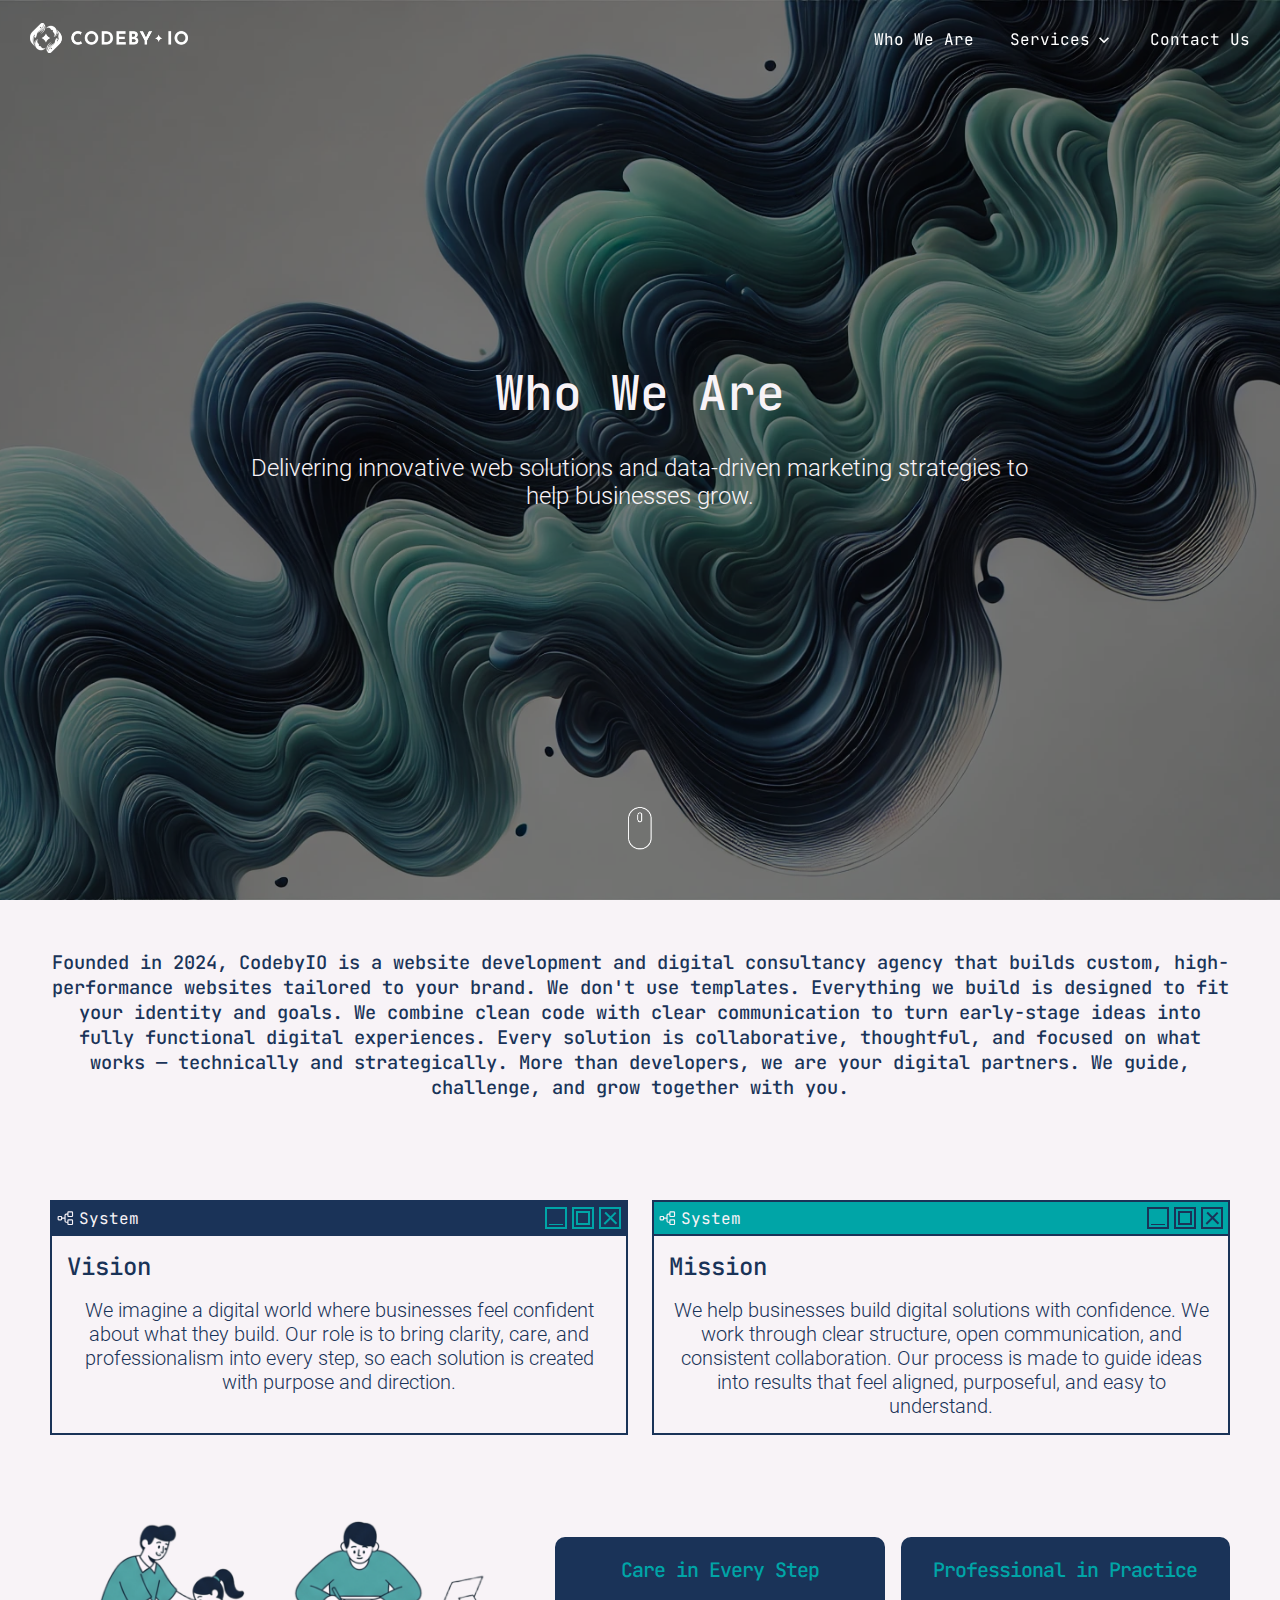
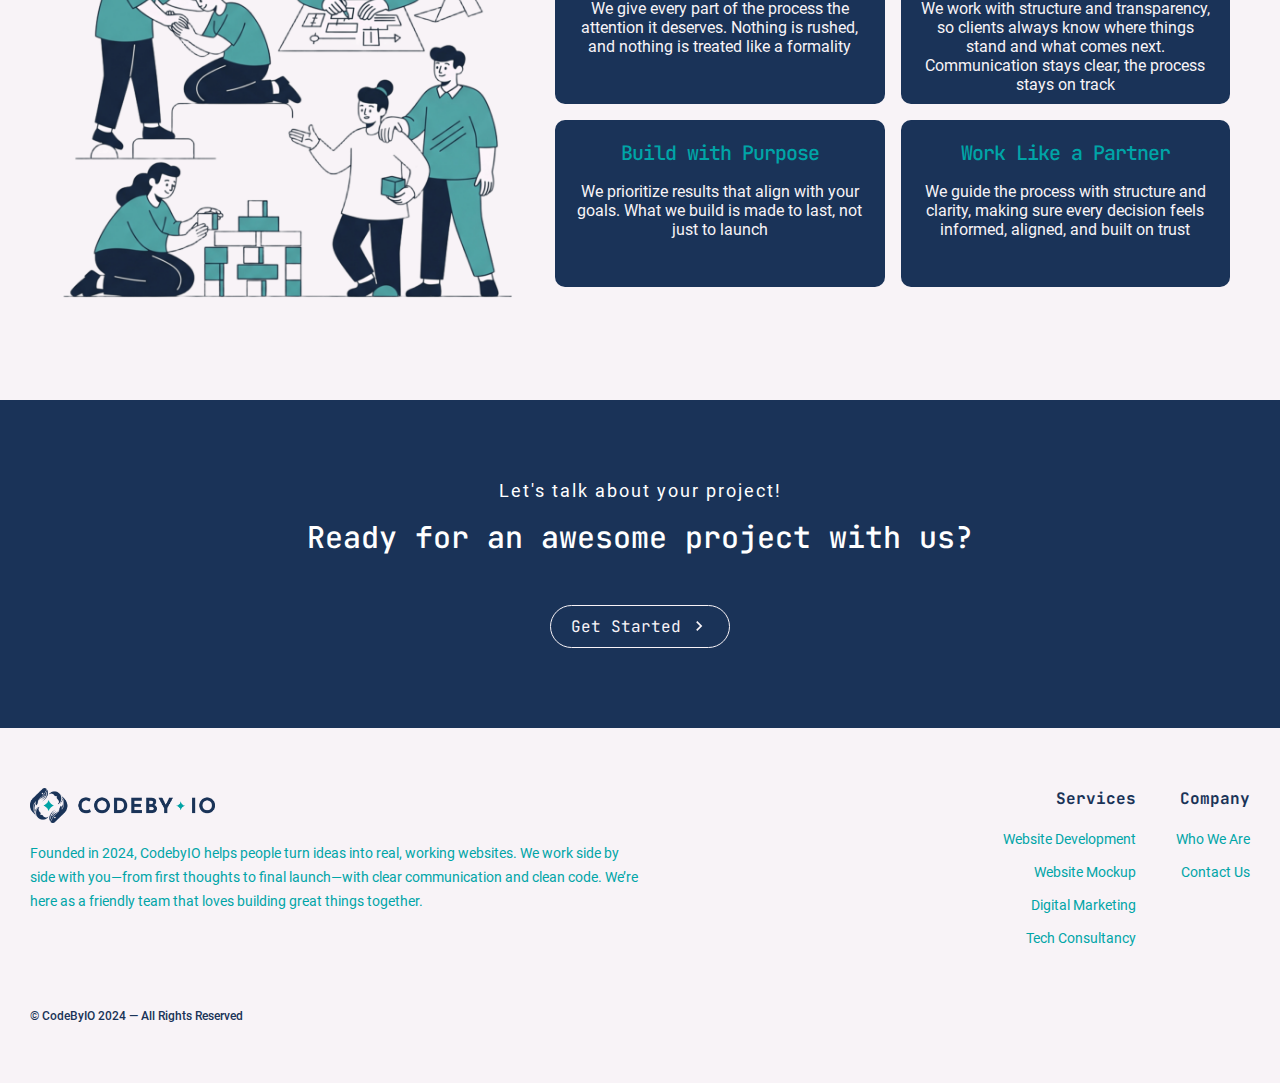
<file: who-we-are/index.html>
<!DOCTYPE html><html lang="en"><head><meta charSet="utf-8"/><meta name="viewport" content="width=device-width, initial-scale=1"/><link rel="stylesheet" href="/_next/static/css/ddec502da07f3ded.css" data-precedence="next"/><link rel="stylesheet" href="/_next/static/css/b2872ebfae3a83fe.css" data-precedence="next"/><link rel="stylesheet" href="/_next/static/css/7d271d0d87b776f7.css" data-precedence="next"/><link rel="preload" as="script" fetchPriority="low" href="/_next/static/chunks/webpack-addd5badbcdc23a9.js"/><script src="/_next/static/chunks/4bd1b696-6371a13f358d641c.js" async=""></script><script src="/_next/static/chunks/517-d1e32f290d862f8c.js" async=""></script><script src="/_next/static/chunks/main-app-3a9de95dbe844661.js" async=""></script><script src="/_next/static/chunks/795d4814-3ad0d6f7d85a3748.js" async=""></script><script src="/_next/static/chunks/144-82661953d8b9f4bd.js" async=""></script><script src="/_next/static/chunks/173-43e490626963cab5.js" async=""></script><script src="/_next/static/chunks/2-65989759937178c7.js" async=""></script><script src="/_next/static/chunks/app/layout-2a77798669113370.js" async=""></script><script src="/_next/static/chunks/242-0ff66e9d26046bf8.js" async=""></script><script src="/_next/static/chunks/app/who-we-are/page-de2c24bc3908e941.js" async=""></script><title>CodeByIO | Your Busines Digitalization Partner</title><meta name="description" content="Generated by create next app"/><link rel="icon" href="/favicon.ico" type="image/x-icon" sizes="16x16"/><script src="/_next/static/chunks/polyfills-42372ed130431b0a.js" noModule=""></script></head><body><header class="Layout_header__WZgfV"><div class="Layout_header-bg__vrNen false false"></div><div class="Layout_header__wrapper__Tv6nZ"><a href="/"><img alt="CodeByIO" loading="lazy" width="2516" height="477" decoding="async" data-nimg="1" class="Layout_web-logo__TWqqs" style="color:transparent" src="/_next/static/media/LOGO_WHITE_TEXT.c88a1a88.png"/></a><nav class="Layout_header__nav__NG0Jl desktop-view"><ul><li><a class="Layout_header__nav-link__de1Fi" href="/who-we-are/">Who We Are</a></li><li class="Layout_header__nav-parent__7ksXd"><a href="#" class="Layout_header__nav-link__de1Fi">Services<svg stroke="currentColor" fill="currentColor" stroke-width="0" viewBox="0 0 24 24" font-size="1.25rem" height="1em" width="1em" xmlns="http://www.w3.org/2000/svg"><path fill="none" d="M0 0h24v24H0V0z"></path><path d="M7.41 8.59 12 13.17l4.59-4.58L18 10l-6 6-6-6 1.41-1.41z"></path></svg></a><ul class="Layout_header__sub-menu__vFASH"><li><a href="/services/website-development/"><svg stroke="currentColor" fill="currentColor" stroke-width="0" viewBox="0 0 24 24" height="1em" width="1em" xmlns="http://www.w3.org/2000/svg"><path fill="none" d="M0 0h24v24H0z"></path><path d="M11.99 2C6.47 2 2 6.48 2 12s4.47 10 9.99 10C17.52 22 22 17.52 22 12S17.52 2 11.99 2zm6.93 6h-2.95a15.65 15.65 0 0 0-1.38-3.56A8.03 8.03 0 0 1 18.92 8zM12 4.04c.83 1.2 1.48 2.53 1.91 3.96h-3.82c.43-1.43 1.08-2.76 1.91-3.96zM4.26 14C4.1 13.36 4 12.69 4 12s.1-1.36.26-2h3.38c-.08.66-.14 1.32-.14 2 0 .68.06 1.34.14 2H4.26zm.82 2h2.95c.32 1.25.78 2.45 1.38 3.56A7.987 7.987 0 0 1 5.08 16zm2.95-8H5.08a7.987 7.987 0 0 1 4.33-3.56A15.65 15.65 0 0 0 8.03 8zM12 19.96c-.83-1.2-1.48-2.53-1.91-3.96h3.82c-.43 1.43-1.08 2.76-1.91 3.96zM14.34 14H9.66c-.09-.66-.16-1.32-.16-2 0-.68.07-1.35.16-2h4.68c.09.65.16 1.32.16 2 0 .68-.07 1.34-.16 2zm.25 5.56c.6-1.11 1.06-2.31 1.38-3.56h2.95a8.03 8.03 0 0 1-4.33 3.56zM16.36 14c.08-.66.14-1.32.14-2 0-.68-.06-1.34-.14-2h3.38c.16.64.26 1.31.26 2s-.1 1.36-.26 2h-3.38z"></path></svg>Website Development</a></li><li><a href="/services/website-mockup/"><svg stroke="currentColor" fill="currentColor" stroke-width="0" viewBox="0 0 24 24" height="1em" width="1em" xmlns="http://www.w3.org/2000/svg"><path fill="none" d="M0 0h24v24H0z"></path><path d="m16.24 11.51 1.57-1.57-3.75-3.75-1.57 1.57-4.14-4.13c-.78-.78-2.05-.78-2.83 0l-1.9 1.9c-.78.78-.78 2.05 0 2.83l4.13 4.13L3 17.25V21h3.75l4.76-4.76 4.13 4.13c.95.95 2.23.6 2.83 0l1.9-1.9c.78-.78.78-2.05 0-2.83l-4.13-4.13zm-7.06-.44L5.04 6.94l1.89-1.9L8.2 6.31 7.02 7.5l1.41 1.41 1.19-1.19 1.45 1.45-1.89 1.9zm7.88 7.89-4.13-4.13 1.9-1.9 1.45 1.45-1.19 1.19 1.41 1.41 1.19-1.19 1.27 1.27-1.9 1.9zM20.71 7.04a.996.996 0 0 0 0-1.41l-2.34-2.34c-.47-.47-1.12-.29-1.41 0l-1.83 1.83 3.75 3.75 1.83-1.83z"></path></svg>Website Mockup</a></li><li><a href="/services/tech-consultancy/"><svg stroke="currentColor" fill="currentColor" stroke-width="0" viewBox="0 0 24 24" height="1em" width="1em" xmlns="http://www.w3.org/2000/svg"><path fill="none" d="M0 0h24v24H0z"></path><path d="M12 12.75c1.63 0 3.07.39 4.24.9 1.08.48 1.76 1.56 1.76 2.73V18H6v-1.61c0-1.18.68-2.26 1.76-2.73 1.17-.52 2.61-.91 4.24-.91zM4 13c1.1 0 2-.9 2-2s-.9-2-2-2-2 .9-2 2 .9 2 2 2zm1.13 1.1c-.37-.06-.74-.1-1.13-.1-.99 0-1.93.21-2.78.58A2.01 2.01 0 0 0 0 16.43V18h4.5v-1.61c0-.83.23-1.61.63-2.29zM20 13c1.1 0 2-.9 2-2s-.9-2-2-2-2 .9-2 2 .9 2 2 2zm4 3.43c0-.81-.48-1.53-1.22-1.85A6.95 6.95 0 0 0 20 14c-.39 0-.76.04-1.13.1.4.68.63 1.46.63 2.29V18H24v-1.57zM12 6c1.66 0 3 1.34 3 3s-1.34 3-3 3-3-1.34-3-3 1.34-3 3-3z"></path></svg>Tech Consultancy</a></li><li><a href="/services/onestop-solution/"><svg stroke="currentColor" fill="currentColor" stroke-width="0" viewBox="0 0 640 512" height="1em" width="1em" xmlns="http://www.w3.org/2000/svg"><path d="M323.4 85.2l-96.8 78.4c-16.1 13-19.2 36.4-7 53.1c12.9 17.8 38 21.3 55.3 7.8l99.3-77.2c7-5.4 17-4.2 22.5 2.8s4.2 17-2.8 22.5l-20.9 16.2L550.2 352l41.8 0c26.5 0 48-21.5 48-48l0-128c0-26.5-21.5-48-48-48l-76 0-4 0-.7 0-3.9-2.5L434.8 79c-15.3-9.8-33.2-15-51.4-15c-21.8 0-43 7.5-60 21.2zm22.8 124.4l-51.7 40.2C263 274.4 217.3 268 193.7 235.6c-22.2-30.5-16.6-73.1 12.7-96.8l83.2-67.3c-11.6-4.9-24.1-7.4-36.8-7.4C234 64 215.7 69.6 200 80l-72 48-80 0c-26.5 0-48 21.5-48 48L0 304c0 26.5 21.5 48 48 48l108.2 0 91.4 83.4c19.6 17.9 49.9 16.5 67.8-3.1c5.5-6.1 9.2-13.2 11.1-20.6l17 15.6c19.5 17.9 49.9 16.6 67.8-2.9c4.5-4.9 7.8-10.6 9.9-16.5c19.4 13 45.8 10.3 62.1-7.5c17.9-19.5 16.6-49.9-2.9-67.8l-134.2-123z"></path></svg>One-Stop Solution</a></li></ul></li><li><a class="Layout_header__nav-link__de1Fi" href="/contact-us/">Contact Us</a></li></ul></nav><div class="mobile-view"><style data-emotion="css 2rta8y">.css-2rta8y{text-align:center;-webkit-flex:0 0 auto;-ms-flex:0 0 auto;flex:0 0 auto;font-size:1.5rem;padding:8px;border-radius:50%;color:rgba(0, 0, 0, 0.54);-webkit-transition:background-color 150ms cubic-bezier(0.4, 0, 0.2, 1) 0ms;transition:background-color 150ms cubic-bezier(0.4, 0, 0.2, 1) 0ms;--IconButton-hoverBg:rgba(0, 0, 0, 0.04);padding:5px;font-size:1.125rem;}.css-2rta8y:hover{background-color:var(--IconButton-hoverBg);}@media (hover: none){.css-2rta8y:hover{background-color:transparent;}}.css-2rta8y.Mui-disabled{background-color:transparent;color:rgba(0, 0, 0, 0.26);}</style><style data-emotion="css oofez5">.css-oofez5{display:-webkit-inline-box;display:-webkit-inline-flex;display:-ms-inline-flexbox;display:inline-flex;-webkit-align-items:center;-webkit-box-align:center;-ms-flex-align:center;align-items:center;-webkit-box-pack:center;-ms-flex-pack:center;-webkit-justify-content:center;justify-content:center;position:relative;box-sizing:border-box;-webkit-tap-highlight-color:transparent;background-color:transparent;outline:0;border:0;margin:0;border-radius:0;padding:0;cursor:pointer;-webkit-user-select:none;-moz-user-select:none;-ms-user-select:none;user-select:none;vertical-align:middle;-moz-appearance:none;-webkit-appearance:none;-webkit-text-decoration:none;text-decoration:none;color:inherit;text-align:center;-webkit-flex:0 0 auto;-ms-flex:0 0 auto;flex:0 0 auto;font-size:1.5rem;padding:8px;border-radius:50%;color:rgba(0, 0, 0, 0.54);-webkit-transition:background-color 150ms cubic-bezier(0.4, 0, 0.2, 1) 0ms;transition:background-color 150ms cubic-bezier(0.4, 0, 0.2, 1) 0ms;--IconButton-hoverBg:rgba(0, 0, 0, 0.04);padding:5px;font-size:1.125rem;}.css-oofez5::-moz-focus-inner{border-style:none;}.css-oofez5.Mui-disabled{pointer-events:none;cursor:default;}@media print{.css-oofez5{-webkit-print-color-adjust:exact;color-adjust:exact;}}.css-oofez5:hover{background-color:var(--IconButton-hoverBg);}@media (hover: none){.css-oofez5:hover{background-color:transparent;}}.css-oofez5.Mui-disabled{background-color:transparent;color:rgba(0, 0, 0, 0.26);}</style><button class="MuiButtonBase-root MuiIconButton-root MuiIconButton-sizeSmall Layout_mobile-menu-toggle__auHnP p-0 css-oofez5" tabindex="0" type="button"><svg stroke="currentColor" fill="currentColor" stroke-width="0" viewBox="0 0 24 24" font-size="1.6rem" height="1em" width="1em" xmlns="http://www.w3.org/2000/svg"><path fill="none" d="M0 0h24v24H0z"></path><path d="M3 18h18v-2H3v2zm0-5h18v-2H3v2zm0-7v2h18V6H3z"></path></svg></button><div class="Layout_mobile-menu__sZbW1 false"><div class="Layout_mobile-menu__header___09n8"><img alt="CodeByIO" loading="lazy" width="1263" height="1183" decoding="async" data-nimg="1" class="Layout_web-logo__TWqqs" style="color:transparent" src="/_next/static/media/LOGO_WHITE.edb9be01.png"/><style data-emotion="css 2rta8y">.css-2rta8y{text-align:center;-webkit-flex:0 0 auto;-ms-flex:0 0 auto;flex:0 0 auto;font-size:1.5rem;padding:8px;border-radius:50%;color:rgba(0, 0, 0, 0.54);-webkit-transition:background-color 150ms cubic-bezier(0.4, 0, 0.2, 1) 0ms;transition:background-color 150ms cubic-bezier(0.4, 0, 0.2, 1) 0ms;--IconButton-hoverBg:rgba(0, 0, 0, 0.04);padding:5px;font-size:1.125rem;}.css-2rta8y:hover{background-color:var(--IconButton-hoverBg);}@media (hover: none){.css-2rta8y:hover{background-color:transparent;}}.css-2rta8y.Mui-disabled{background-color:transparent;color:rgba(0, 0, 0, 0.26);}</style><style data-emotion="css oofez5">.css-oofez5{display:-webkit-inline-box;display:-webkit-inline-flex;display:-ms-inline-flexbox;display:inline-flex;-webkit-align-items:center;-webkit-box-align:center;-ms-flex-align:center;align-items:center;-webkit-box-pack:center;-ms-flex-pack:center;-webkit-justify-content:center;justify-content:center;position:relative;box-sizing:border-box;-webkit-tap-highlight-color:transparent;background-color:transparent;outline:0;border:0;margin:0;border-radius:0;padding:0;cursor:pointer;-webkit-user-select:none;-moz-user-select:none;-ms-user-select:none;user-select:none;vertical-align:middle;-moz-appearance:none;-webkit-appearance:none;-webkit-text-decoration:none;text-decoration:none;color:inherit;text-align:center;-webkit-flex:0 0 auto;-ms-flex:0 0 auto;flex:0 0 auto;font-size:1.5rem;padding:8px;border-radius:50%;color:rgba(0, 0, 0, 0.54);-webkit-transition:background-color 150ms cubic-bezier(0.4, 0, 0.2, 1) 0ms;transition:background-color 150ms cubic-bezier(0.4, 0, 0.2, 1) 0ms;--IconButton-hoverBg:rgba(0, 0, 0, 0.04);padding:5px;font-size:1.125rem;}.css-oofez5::-moz-focus-inner{border-style:none;}.css-oofez5.Mui-disabled{pointer-events:none;cursor:default;}@media print{.css-oofez5{-webkit-print-color-adjust:exact;color-adjust:exact;}}.css-oofez5:hover{background-color:var(--IconButton-hoverBg);}@media (hover: none){.css-oofez5:hover{background-color:transparent;}}.css-oofez5.Mui-disabled{background-color:transparent;color:rgba(0, 0, 0, 0.26);}</style><button class="MuiButtonBase-root MuiIconButton-root MuiIconButton-sizeSmall Layout_close-btn__wtFal p-0 css-oofez5" tabindex="0" type="button"><svg stroke="currentColor" fill="currentColor" stroke-width="0" viewBox="0 0 24 24" font-size="1.875rem" height="1em" width="1em" xmlns="http://www.w3.org/2000/svg"><path fill="none" d="M0 0h24v24H0z"></path><path d="M19 6.41 17.59 5 12 10.59 6.41 5 5 6.41 10.59 12 5 17.59 6.41 19 12 13.41 17.59 19 19 17.59 13.41 12z"></path></svg></button></div><nav class="Layout_mobile-menu__nav__LnGpM"><ul><li><a class="Layout_mobile-menu__nav-link__spDOr" href="/who-we-are/">Who We Are</a></li><style data-emotion="css 1hqevxp">.css-1hqevxp{position:relative;-webkit-transition:margin 150ms cubic-bezier(0.4, 0, 0.2, 1) 0ms;transition:margin 150ms cubic-bezier(0.4, 0, 0.2, 1) 0ms;overflow-anchor:none;border-radius:0;}.css-1hqevxp::before{position:absolute;left:0;top:-1px;right:0;height:1px;content:"";opacity:1;background-color:rgba(0, 0, 0, 0.12);-webkit-transition:opacity 150ms cubic-bezier(0.4, 0, 0.2, 1) 0ms,background-color 150ms cubic-bezier(0.4, 0, 0.2, 1) 0ms;transition:opacity 150ms cubic-bezier(0.4, 0, 0.2, 1) 0ms,background-color 150ms cubic-bezier(0.4, 0, 0.2, 1) 0ms;}.css-1hqevxp:first-of-type::before{display:none;}.css-1hqevxp.Mui-expanded::before{opacity:0;}.css-1hqevxp.Mui-expanded:first-of-type{margin-top:0;}.css-1hqevxp.Mui-expanded:last-of-type{margin-bottom:0;}.css-1hqevxp.Mui-expanded+.css-1hqevxp.Mui-expanded::before{display:none;}.css-1hqevxp.Mui-disabled{background-color:rgba(0, 0, 0, 0.12);}.css-1hqevxp:first-of-type{border-top-left-radius:4px;border-top-right-radius:4px;}.css-1hqevxp:last-of-type{border-bottom-left-radius:4px;border-bottom-right-radius:4px;}@supports (-ms-ime-align: auto){.css-1hqevxp:last-of-type{border-bottom-left-radius:0;border-bottom-right-radius:0;}}</style><style data-emotion="css 179qxfx">.css-179qxfx{background-color:#fff;color:rgba(0, 0, 0, 0.87);-webkit-transition:box-shadow 300ms cubic-bezier(0.4, 0, 0.2, 1) 0ms;transition:box-shadow 300ms cubic-bezier(0.4, 0, 0.2, 1) 0ms;border-radius:4px;box-shadow:var(--Paper-shadow);background-image:var(--Paper-overlay);position:relative;-webkit-transition:margin 150ms cubic-bezier(0.4, 0, 0.2, 1) 0ms;transition:margin 150ms cubic-bezier(0.4, 0, 0.2, 1) 0ms;overflow-anchor:none;border-radius:0;}.css-179qxfx::before{position:absolute;left:0;top:-1px;right:0;height:1px;content:"";opacity:1;background-color:rgba(0, 0, 0, 0.12);-webkit-transition:opacity 150ms cubic-bezier(0.4, 0, 0.2, 1) 0ms,background-color 150ms cubic-bezier(0.4, 0, 0.2, 1) 0ms;transition:opacity 150ms cubic-bezier(0.4, 0, 0.2, 1) 0ms,background-color 150ms cubic-bezier(0.4, 0, 0.2, 1) 0ms;}.css-179qxfx:first-of-type::before{display:none;}.css-179qxfx.Mui-expanded::before{opacity:0;}.css-179qxfx.Mui-expanded:first-of-type{margin-top:0;}.css-179qxfx.Mui-expanded:last-of-type{margin-bottom:0;}.css-179qxfx.Mui-expanded+.css-179qxfx.Mui-expanded::before{display:none;}.css-179qxfx.Mui-disabled{background-color:rgba(0, 0, 0, 0.12);}.css-179qxfx:first-of-type{border-top-left-radius:4px;border-top-right-radius:4px;}.css-179qxfx:last-of-type{border-bottom-left-radius:4px;border-bottom-right-radius:4px;}@supports (-ms-ime-align: auto){.css-179qxfx:last-of-type{border-bottom-left-radius:0;border-bottom-right-radius:0;}}</style><li class="MuiPaper-root MuiPaper-elevation MuiPaper-rounded MuiPaper-elevation1 MuiAccordion-root MuiAccordion-rounded Layout_mobile-menu__nav-service__Koexm css-179qxfx" style="--Paper-shadow:0px 2px 1px -1px rgba(0,0,0,0.2),0px 1px 1px 0px rgba(0,0,0,0.14),0px 1px 3px 0px rgba(0,0,0,0.12)"><style data-emotion="css wnfue5">.css-wnfue5{all:unset;}</style><h3 class="MuiAccordion-heading css-wnfue5"><style data-emotion="css 7x7lkm">.css-7x7lkm{display:-webkit-box;display:-webkit-flex;display:-ms-flexbox;display:flex;width:100%;min-height:48px;padding:0px 16px;-webkit-transition:min-height 150ms cubic-bezier(0.4, 0, 0.2, 1) 0ms,background-color 150ms cubic-bezier(0.4, 0, 0.2, 1) 0ms;transition:min-height 150ms cubic-bezier(0.4, 0, 0.2, 1) 0ms,background-color 150ms cubic-bezier(0.4, 0, 0.2, 1) 0ms;}.css-7x7lkm.Mui-focusVisible{background-color:rgba(0, 0, 0, 0.12);}.css-7x7lkm.Mui-disabled{opacity:0.38;}.css-7x7lkm:hover:not(.Mui-disabled){cursor:pointer;}</style><style data-emotion="css mga5z7">.css-mga5z7{display:-webkit-inline-box;display:-webkit-inline-flex;display:-ms-inline-flexbox;display:inline-flex;-webkit-align-items:center;-webkit-box-align:center;-ms-flex-align:center;align-items:center;-webkit-box-pack:center;-ms-flex-pack:center;-webkit-justify-content:center;justify-content:center;position:relative;box-sizing:border-box;-webkit-tap-highlight-color:transparent;background-color:transparent;outline:0;border:0;margin:0;border-radius:0;padding:0;cursor:pointer;-webkit-user-select:none;-moz-user-select:none;-ms-user-select:none;user-select:none;vertical-align:middle;-moz-appearance:none;-webkit-appearance:none;-webkit-text-decoration:none;text-decoration:none;color:inherit;display:-webkit-box;display:-webkit-flex;display:-ms-flexbox;display:flex;width:100%;min-height:48px;padding:0px 16px;-webkit-transition:min-height 150ms cubic-bezier(0.4, 0, 0.2, 1) 0ms,background-color 150ms cubic-bezier(0.4, 0, 0.2, 1) 0ms;transition:min-height 150ms cubic-bezier(0.4, 0, 0.2, 1) 0ms,background-color 150ms cubic-bezier(0.4, 0, 0.2, 1) 0ms;}.css-mga5z7::-moz-focus-inner{border-style:none;}.css-mga5z7.Mui-disabled{pointer-events:none;cursor:default;}@media print{.css-mga5z7{-webkit-print-color-adjust:exact;color-adjust:exact;}}.css-mga5z7.Mui-focusVisible{background-color:rgba(0, 0, 0, 0.12);}.css-mga5z7.Mui-disabled{opacity:0.38;}.css-mga5z7:hover:not(.Mui-disabled){cursor:pointer;}</style><button class="MuiButtonBase-root MuiAccordionSummary-root css-mga5z7" tabindex="0" type="button" aria-expanded="false"><style data-emotion="css vuxf0f">.css-vuxf0f{display:-webkit-box;display:-webkit-flex;display:-ms-flexbox;display:flex;text-align:start;-webkit-box-flex:1;-webkit-flex-grow:1;-ms-flex-positive:1;flex-grow:1;margin:12px 0;}</style><span class="MuiAccordionSummary-content css-vuxf0f">Services</span><style data-emotion="css f8wb7g">.css-f8wb7g{display:-webkit-box;display:-webkit-flex;display:-ms-flexbox;display:flex;color:rgba(0, 0, 0, 0.54);-webkit-transform:rotate(0deg);-moz-transform:rotate(0deg);-ms-transform:rotate(0deg);transform:rotate(0deg);-webkit-transition:-webkit-transform 150ms cubic-bezier(0.4, 0, 0.2, 1) 0ms;transition:transform 150ms cubic-bezier(0.4, 0, 0.2, 1) 0ms;}.css-f8wb7g.Mui-expanded{-webkit-transform:rotate(180deg);-moz-transform:rotate(180deg);-ms-transform:rotate(180deg);transform:rotate(180deg);}</style><span class="MuiAccordionSummary-expandIconWrapper css-f8wb7g"><svg stroke="currentColor" fill="currentColor" stroke-width="0" viewBox="0 0 24 24" font-size="1.875rem" height="1em" width="1em" xmlns="http://www.w3.org/2000/svg"><path fill="none" d="M0 0h24v24H0V0z"></path><path d="M7.41 8.59 12 13.17l4.59-4.58L18 10l-6 6-6-6 1.41-1.41z"></path></svg></span></button></h3><style data-emotion="css abqyn">.css-abqyn{height:0;overflow:hidden;-webkit-transition:height 300ms cubic-bezier(0.4, 0, 0.2, 1) 0ms;transition:height 300ms cubic-bezier(0.4, 0, 0.2, 1) 0ms;visibility:hidden;}</style><div class="MuiCollapse-root MuiCollapse-vertical MuiCollapse-hidden css-abqyn" style="min-height:0px"><style data-emotion="css 15830to">.css-15830to{display:-webkit-box;display:-webkit-flex;display:-ms-flexbox;display:flex;width:100%;}</style><div class="MuiCollapse-wrapper MuiCollapse-vertical css-15830to"><style data-emotion="css 9vd5ud">.css-9vd5ud{width:100%;}</style><div class="MuiCollapse-wrapperInner MuiCollapse-vertical css-9vd5ud"><div role="region" class="MuiAccordion-region"><style data-emotion="css l9xe8y">.css-l9xe8y{padding:8px 16px 16px;}</style><div class="MuiAccordionDetails-root Layout_mobile-menu__service-sub__XLo_g css-l9xe8y"><ul><li><a href="/services/website-development/">Website Development</a></li><li><a href="/services/website-mockup/">Website Mockup</a></li><li><a href="/services/tech-consultancy/">Tech Consultancy</a></li><li><a href="/services/onestop-solution/">One-Stop Solution</a></li></ul></div></div></div></div></div></li><li><a class="Layout_mobile-menu__nav-link__spDOr" href="/contact-us/">Contact Us</a></li></ul></nav></div><div class="Layout_mobile-menu__overlay__9BHSU false"></div></div></div></header><main><section class="HeroBanner_hero-banner__6qhXO"><img alt="Hero Banner" loading="lazy" width="1792" height="1024" decoding="async" data-nimg="1" class="HeroBanner_hero-banner__img__KRSPF" style="color:transparent" src="/_next/static/media/CODEBYIO_HERO.a8c81267.webp"/><div><h1 class="HeroBanner_hero-banner__title__kvkv7">Who We Are</h1><h2 class="HeroBanner_hero-banner__subtitle__YQtQW undefined">Delivering innovative web solutions and data-driven marketing strategies to help businesses grow.</h2><img alt="Mouse Scroll Gif" loading="lazy" width="83" height="150" decoding="async" data-nimg="1" class="HeroBanner_hero-banner__scroll__H_pFG" style="color:transparent" src="/_next/static/media/MOUSESCROLL.30f8405f.gif"/></div></section><section class="Section_section__lSTIb 
      Section_small__Octjv false false false
      false
      undefined
      undefined
      "><div class="Section_section-content__JWmt_"><h3 class="text-center">Founded in 2024, CodebyIO is a website development and digital consultancy agency that builds custom, high-performance websites tailored to your brand. We don&#x27;t use templates. Everything we build is designed to fit your identity and goals. We combine clean code with clear communication to turn early-stage ideas into fully functional digital experiences. Every solution is collaborative, thoughtful, and focused on what works — technically and strategically. More than developers, we are your digital partners. We guide, challenge, and grow together with you.</h3></div></section><section class="Section_section__lSTIb 
      Section_small__Octjv false false false
      false
      undefined
      undefined
      "><div class="Section_section-content__JWmt_"><style data-emotion="css ohth62">.css-ohth62{--Grid-columns:12;--Grid-columnSpacing:16px;--Grid-rowSpacing:16px;-webkit-flex-direction:row;-ms-flex-direction:row;flex-direction:row;min-width:0;box-sizing:border-box;display:-webkit-box;display:-webkit-flex;display:-ms-flexbox;display:flex;-webkit-box-flex-wrap:wrap;-webkit-flex-wrap:wrap;-ms-flex-wrap:wrap;flex-wrap:wrap;gap:var(--Grid-rowSpacing) var(--Grid-columnSpacing);width:100%;}.css-ohth62 >*{--Grid-parent-columns:12;}.css-ohth62 >*{--Grid-parent-columnSpacing:16px;}@media (min-width:600px){.css-ohth62{--Grid-columnSpacing:16px;}.css-ohth62 >*{--Grid-parent-columnSpacing:16px;}}@media (min-width:900px){.css-ohth62{--Grid-columnSpacing:24px;}.css-ohth62 >*{--Grid-parent-columnSpacing:24px;}}.css-ohth62 >*{--Grid-parent-rowSpacing:16px;}@media (min-width:600px){.css-ohth62{--Grid-rowSpacing:16px;}.css-ohth62 >*{--Grid-parent-rowSpacing:16px;}}@media (min-width:900px){.css-ohth62{--Grid-rowSpacing:24px;}.css-ohth62 >*{--Grid-parent-rowSpacing:24px;}}@media (min-width:0px){.css-ohth62{-webkit-box-flex-wrap:nowrap;-webkit-flex-wrap:nowrap;-ms-flex-wrap:nowrap;flex-wrap:nowrap;overflow-x:auto;}}@media (min-width:900px){.css-ohth62{-webkit-box-flex-wrap:wrap;-webkit-flex-wrap:wrap;-ms-flex-wrap:wrap;flex-wrap:wrap;overflow-x:hidden;}}</style><div class="MuiGrid2-root MuiGrid2-container MuiGrid2-direction-xs-row MuiGrid2-spacing-xs-2 MuiGrid2-spacing-sm-2 MuiGrid2-spacing-md-3 css-ohth62"><style data-emotion="css 1enfopp">.css-1enfopp{-webkit-box-flex:0;-webkit-flex-grow:0;-ms-flex-positive:0;flex-grow:0;-webkit-flex-basis:auto;-ms-flex-preferred-size:auto;flex-basis:auto;width:calc(100% * 12 / var(--Grid-parent-columns) - (var(--Grid-parent-columns) - 12) * (var(--Grid-parent-columnSpacing) / var(--Grid-parent-columns)));min-width:0;box-sizing:border-box;}@media (min-width:600px){.css-1enfopp{-webkit-box-flex:0;-webkit-flex-grow:0;-ms-flex-positive:0;flex-grow:0;-webkit-flex-basis:auto;-ms-flex-preferred-size:auto;flex-basis:auto;width:calc(100% * 6 / var(--Grid-parent-columns) - (var(--Grid-parent-columns) - 6) * (var(--Grid-parent-columnSpacing) / var(--Grid-parent-columns)));}}@media (min-width:900px){.css-1enfopp{-webkit-box-flex:0;-webkit-flex-grow:0;-ms-flex-positive:0;flex-grow:0;-webkit-flex-basis:auto;-ms-flex-preferred-size:auto;flex-basis:auto;width:calc(100% * 6 / var(--Grid-parent-columns) - (var(--Grid-parent-columns) - 6) * (var(--Grid-parent-columnSpacing) / var(--Grid-parent-columns)));}}@media (min-width:0px){.css-1enfopp{min-width:280px;}}@media (min-width:600px){.css-1enfopp{min-width:300px;}}@media (min-width:900px){.css-1enfopp{min-width:auto;}}</style><div class="MuiGrid2-root MuiGrid2-direction-xs-row MuiGrid2-grid-xs-12 MuiGrid2-grid-sm-6 MuiGrid2-grid-md-6 css-1enfopp"><article class="WindowCard_window-card__i8kGB undefined"><div class="WindowCard_window-card__tool__PDKth"><div><p class="WindowCard_window-card__tool-label__buww4"><svg stroke="currentColor" fill="currentColor" stroke-width="0" viewBox="0 0 256 256" font-size="1.15rem" height="1em" width="1em" xmlns="http://www.w3.org/2000/svg"><path d="M160,112h48a16,16,0,0,0,16-16V48a16,16,0,0,0-16-16H160a16,16,0,0,0-16,16V64H128a24,24,0,0,0-24,24v32H72v-8A16,16,0,0,0,56,96H24A16,16,0,0,0,8,112v32a16,16,0,0,0,16,16H56a16,16,0,0,0,16-16v-8h32v32a24,24,0,0,0,24,24h16v16a16,16,0,0,0,16,16h48a16,16,0,0,0,16-16V160a16,16,0,0,0-16-16H160a16,16,0,0,0-16,16v16H128a8,8,0,0,1-8-8V88a8,8,0,0,1,8-8h16V96A16,16,0,0,0,160,112ZM56,144H24V112H56v32Zm104,16h48v48H160Zm0-112h48V96H160Z"></path></svg>System</p></div><div><span class="WindowCard_min__WNDn0"></span><span class="WindowCard_max__jkEVz"><span></span></span><span class="WindowCard_close__houek"><span></span><span></span></span></div></div><div class="WindowCard_window-card__content__Lv1HD"><h2 class="WindowCard_window-card__title__3tp_B">Vision</h2><p class="WindowCard_window-card__body__iyT1O">We imagine a digital world where businesses feel confident about what they build. Our role is to bring clarity, care, and professionalism into every step, so each solution is created with purpose and direction.</p></div></article></div><div class="MuiGrid2-root MuiGrid2-direction-xs-row MuiGrid2-grid-xs-12 MuiGrid2-grid-sm-6 MuiGrid2-grid-md-6 css-1enfopp"><article class="WindowCard_window-card__i8kGB WindowCard_inverted__j0WBa"><div class="WindowCard_window-card__tool__PDKth"><div><p class="WindowCard_window-card__tool-label__buww4"><svg stroke="currentColor" fill="currentColor" stroke-width="0" viewBox="0 0 256 256" font-size="1.15rem" height="1em" width="1em" xmlns="http://www.w3.org/2000/svg"><path d="M160,112h48a16,16,0,0,0,16-16V48a16,16,0,0,0-16-16H160a16,16,0,0,0-16,16V64H128a24,24,0,0,0-24,24v32H72v-8A16,16,0,0,0,56,96H24A16,16,0,0,0,8,112v32a16,16,0,0,0,16,16H56a16,16,0,0,0,16-16v-8h32v32a24,24,0,0,0,24,24h16v16a16,16,0,0,0,16,16h48a16,16,0,0,0,16-16V160a16,16,0,0,0-16-16H160a16,16,0,0,0-16,16v16H128a8,8,0,0,1-8-8V88a8,8,0,0,1,8-8h16V96A16,16,0,0,0,160,112ZM56,144H24V112H56v32Zm104,16h48v48H160Zm0-112h48V96H160Z"></path></svg>System</p></div><div><span class="WindowCard_min__WNDn0"></span><span class="WindowCard_max__jkEVz"><span></span></span><span class="WindowCard_close__houek"><span></span><span></span></span></div></div><div class="WindowCard_window-card__content__Lv1HD"><h2 class="WindowCard_window-card__title__3tp_B">Mission</h2><p class="WindowCard_window-card__body__iyT1O">We help businesses build digital solutions with confidence. We work through clear structure, open communication, and consistent collaboration. Our process is made to guide ideas into results that feel aligned, purposeful, and easy to understand.</p></div></article></div></div><br/><br/><style data-emotion="css gzjbih">.css-gzjbih{--Grid-columns:12;--Grid-columnSpacing:32px;--Grid-rowSpacing:32px;-webkit-flex-direction:row;-ms-flex-direction:row;flex-direction:row;min-width:0;box-sizing:border-box;display:-webkit-box;display:-webkit-flex;display:-ms-flexbox;display:flex;-webkit-box-flex-wrap:wrap;-webkit-flex-wrap:wrap;-ms-flex-wrap:wrap;flex-wrap:wrap;gap:var(--Grid-rowSpacing) var(--Grid-columnSpacing);-webkit-align-items:center;-webkit-box-align:center;-ms-flex-align:center;align-items:center;-webkit-box-pack:center;-ms-flex-pack:center;-webkit-justify-content:center;justify-content:center;}.css-gzjbih >*{--Grid-parent-columns:12;}.css-gzjbih >*{--Grid-parent-columnSpacing:32px;}.css-gzjbih >*{--Grid-parent-rowSpacing:32px;}</style><div class="MuiGrid2-root MuiGrid2-container MuiGrid2-direction-xs-row MuiGrid2-spacing-xs-4 css-gzjbih"><style data-emotion="css 4v6zka">.css-4v6zka{-webkit-box-flex:0;-webkit-flex-grow:0;-ms-flex-positive:0;flex-grow:0;-webkit-flex-basis:auto;-ms-flex-preferred-size:auto;flex-basis:auto;width:calc(100% * 12 / var(--Grid-parent-columns) - (var(--Grid-parent-columns) - 12) * (var(--Grid-parent-columnSpacing) / var(--Grid-parent-columns)));min-width:0;box-sizing:border-box;}@media (min-width:600px){.css-4v6zka{-webkit-box-flex:0;-webkit-flex-grow:0;-ms-flex-positive:0;flex-grow:0;-webkit-flex-basis:auto;-ms-flex-preferred-size:auto;flex-basis:auto;width:calc(100% * 6 / var(--Grid-parent-columns) - (var(--Grid-parent-columns) - 6) * (var(--Grid-parent-columnSpacing) / var(--Grid-parent-columns)));}}@media (min-width:900px){.css-4v6zka{-webkit-box-flex:0;-webkit-flex-grow:0;-ms-flex-positive:0;flex-grow:0;-webkit-flex-basis:auto;-ms-flex-preferred-size:auto;flex-basis:auto;width:calc(100% * 6 / var(--Grid-parent-columns) - (var(--Grid-parent-columns) - 6) * (var(--Grid-parent-columnSpacing) / var(--Grid-parent-columns)));}}@media (min-width:1200px){.css-4v6zka{-webkit-box-flex:0;-webkit-flex-grow:0;-ms-flex-positive:0;flex-grow:0;-webkit-flex-basis:auto;-ms-flex-preferred-size:auto;flex-basis:auto;width:calc(100% * 5 / var(--Grid-parent-columns) - (var(--Grid-parent-columns) - 5) * (var(--Grid-parent-columnSpacing) / var(--Grid-parent-columns)));}}</style><div class="MuiGrid2-root MuiGrid2-direction-xs-row MuiGrid2-grid-xs-12 MuiGrid2-grid-sm-6 MuiGrid2-grid-md-6 MuiGrid2-grid-lg-5 css-4v6zka"><img alt="Core Values" loading="lazy" width="2048" height="2048" decoding="async" data-nimg="1" class="img-fluid" style="color:transparent" src="/_next/static/media/CORE_VALUES.c8e50e67.png"/></div><style data-emotion="css 1pbxkdz">.css-1pbxkdz{-webkit-box-flex:0;-webkit-flex-grow:0;-ms-flex-positive:0;flex-grow:0;-webkit-flex-basis:auto;-ms-flex-preferred-size:auto;flex-basis:auto;width:calc(100% * 12 / var(--Grid-parent-columns) - (var(--Grid-parent-columns) - 12) * (var(--Grid-parent-columnSpacing) / var(--Grid-parent-columns)));min-width:0;box-sizing:border-box;}@media (min-width:600px){.css-1pbxkdz{-webkit-box-flex:0;-webkit-flex-grow:0;-ms-flex-positive:0;flex-grow:0;-webkit-flex-basis:auto;-ms-flex-preferred-size:auto;flex-basis:auto;width:calc(100% * 12 / var(--Grid-parent-columns) - (var(--Grid-parent-columns) - 12) * (var(--Grid-parent-columnSpacing) / var(--Grid-parent-columns)));}}@media (min-width:900px){.css-1pbxkdz{-webkit-box-flex:0;-webkit-flex-grow:0;-ms-flex-positive:0;flex-grow:0;-webkit-flex-basis:auto;-ms-flex-preferred-size:auto;flex-basis:auto;width:calc(100% * 12 / var(--Grid-parent-columns) - (var(--Grid-parent-columns) - 12) * (var(--Grid-parent-columnSpacing) / var(--Grid-parent-columns)));}}@media (min-width:1200px){.css-1pbxkdz{-webkit-box-flex:0;-webkit-flex-grow:0;-ms-flex-positive:0;flex-grow:0;-webkit-flex-basis:auto;-ms-flex-preferred-size:auto;flex-basis:auto;width:calc(100% * 7 / var(--Grid-parent-columns) - (var(--Grid-parent-columns) - 7) * (var(--Grid-parent-columnSpacing) / var(--Grid-parent-columns)));}}</style><div class="MuiGrid2-root MuiGrid2-direction-xs-row MuiGrid2-grid-xs-12 MuiGrid2-grid-sm-12 MuiGrid2-grid-md-12 MuiGrid2-grid-lg-7 css-1pbxkdz"><style data-emotion="css 1klpoq2">.css-1klpoq2{--Grid-columns:12;--Grid-columnSpacing:16px;--Grid-rowSpacing:16px;-webkit-flex-direction:row;-ms-flex-direction:row;flex-direction:row;min-width:0;box-sizing:border-box;display:-webkit-box;display:-webkit-flex;display:-ms-flexbox;display:flex;-webkit-box-flex-wrap:wrap;-webkit-flex-wrap:wrap;-ms-flex-wrap:wrap;flex-wrap:wrap;gap:var(--Grid-rowSpacing) var(--Grid-columnSpacing);}.css-1klpoq2 >*{--Grid-parent-columns:12;}.css-1klpoq2 >*{--Grid-parent-columnSpacing:16px;}.css-1klpoq2 >*{--Grid-parent-rowSpacing:16px;}</style><div class="MuiGrid2-root MuiGrid2-container MuiGrid2-direction-xs-row MuiGrid2-spacing-xs-2 css-1klpoq2"><style data-emotion="css tnatjl">.css-tnatjl{-webkit-box-flex:0;-webkit-flex-grow:0;-ms-flex-positive:0;flex-grow:0;-webkit-flex-basis:auto;-ms-flex-preferred-size:auto;flex-basis:auto;width:calc(100% * 12 / var(--Grid-parent-columns) - (var(--Grid-parent-columns) - 12) * (var(--Grid-parent-columnSpacing) / var(--Grid-parent-columns)));min-width:0;box-sizing:border-box;}@media (min-width:900px){.css-tnatjl{-webkit-box-flex:0;-webkit-flex-grow:0;-ms-flex-positive:0;flex-grow:0;-webkit-flex-basis:auto;-ms-flex-preferred-size:auto;flex-basis:auto;width:calc(100% * 6 / var(--Grid-parent-columns) - (var(--Grid-parent-columns) - 6) * (var(--Grid-parent-columnSpacing) / var(--Grid-parent-columns)));}}</style><div class="MuiGrid2-root MuiGrid2-direction-xs-row MuiGrid2-grid-xs-12 MuiGrid2-grid-md-6 css-tnatjl"><article class="CoreValue_core-value__Gmbe2"><div class="CoreValue_core-value__title__M_Z_5"><span>Care in Every Step</span></div><div class="CoreValue_core-value__description__5mtxp"><p>We give every part of the process the attention it deserves. Nothing is rushed, and nothing is treated like a formality</p></div></article></div><div class="MuiGrid2-root MuiGrid2-direction-xs-row MuiGrid2-grid-xs-12 MuiGrid2-grid-md-6 css-tnatjl"><article class="CoreValue_core-value__Gmbe2"><div class="CoreValue_core-value__title__M_Z_5"><span>Professional in Practice</span></div><div class="CoreValue_core-value__description__5mtxp"><p>We work with structure and transparency, so clients always know where things stand and what comes next. Communication stays clear, the process stays on track</p></div></article></div><div class="MuiGrid2-root MuiGrid2-direction-xs-row MuiGrid2-grid-xs-12 MuiGrid2-grid-md-6 css-tnatjl"><article class="CoreValue_core-value__Gmbe2"><div class="CoreValue_core-value__title__M_Z_5"><span>Build with Purpose</span></div><div class="CoreValue_core-value__description__5mtxp"><p>We prioritize results that align with your goals. What we build is made to last, not just to launch</p></div></article></div><div class="MuiGrid2-root MuiGrid2-direction-xs-row MuiGrid2-grid-xs-12 MuiGrid2-grid-md-6 css-tnatjl"><article class="CoreValue_core-value__Gmbe2"><div class="CoreValue_core-value__title__M_Z_5"><span>Work Like a Partner</span></div><div class="CoreValue_core-value__description__5mtxp"><p>We guide the process with structure and clarity, making sure every decision feels informed, aligned, and built on trust</p></div></article></div></div></div></div></div></section><section class="CtaSection_cta-section__XsJbV text-center"><h2>Let&#x27;s talk about your project!</h2><h1>Ready for an awesome project with us?</h1><a class="CtaButton_cta-btn__wrapper__7A0MY" href="/contact-us/"><button class="CtaButton_cta-btn__fPg_P">Get Started<!-- --> <svg stroke="currentColor" fill="currentColor" stroke-width="0" viewBox="0 0 24 24" font-size="1.25rem" height="1em" width="1em" xmlns="http://www.w3.org/2000/svg"><path fill="none" d="M0 0h24v24H0V0z"></path><path d="M8.59 16.59 13.17 12 8.59 7.41 10 6l6 6-6 6-1.41-1.41z"></path></svg></button></a></section></main><footer class="Layout_footer__rfhSO false"><div class="Layout_footer__upper__gscG6"><div><img alt="CodeByIO" loading="lazy" width="2515" height="477" decoding="async" data-nimg="1" class="Layout_web-logo__TWqqs" style="color:transparent" src="/_next/static/media/LOGO_COLOR_TEXT.88da092b.png"/><p class="Layout_footer-desc__FTpGQ">Founded in 2024, CodebyIO helps people turn ideas into real, working websites. We work side by side with you—from first thoughts to final launch—with clear communication and clean code. We’re here as a friendly team that loves building great things together.</p></div><div><nav class="Layout_footer__nav__v_Xvc"><ul><li>Services</li><li><a href="#" class="Layout_footer__nav-link__Nu4dP">Website Development</a></li><li><a href="#" class="Layout_footer__nav-link__Nu4dP">Website Mockup</a></li><li><a href="#" class="Layout_footer__nav-link__Nu4dP">Digital Marketing</a></li><li><a href="#" class="Layout_footer__nav-link__Nu4dP">Tech Consultancy</a></li></ul><ul><li>Company</li><li><a class="Layout_footer__nav-link__Nu4dP" href="/who-we-are/">Who We Are</a></li><li><a class="Layout_footer__nav-link__Nu4dP" href="/contact-us/">Contact Us</a></li></ul></nav></div></div><div class="Layout_footer__bottom__o1aiF">© CodeByIO 2024 — All Rights Reserved</div></footer><script src="/_next/static/chunks/webpack-addd5badbcdc23a9.js" async=""></script><script>(self.__next_f=self.__next_f||[]).push([0])</script><script>self.__next_f.push([1,"1:\"$Sreact.fragment\"\n2:I[1921,[\"479\",\"static/chunks/795d4814-3ad0d6f7d85a3748.js\",\"144\",\"static/chunks/144-82661953d8b9f4bd.js\",\"173\",\"static/chunks/173-43e490626963cab5.js\",\"2\",\"static/chunks/2-65989759937178c7.js\",\"177\",\"static/chunks/app/layout-2a77798669113370.js\"],\"default\"]\n3:I[8173,[\"144\",\"static/chunks/144-82661953d8b9f4bd.js\",\"173\",\"static/chunks/173-43e490626963cab5.js\",\"242\",\"static/chunks/242-0ff66e9d26046bf8.js\",\"403\",\"static/chunks/app/who-we-are/page-de2c24bc3908e941.js\"],\"\"]\n4:I[7970,[\"144\",\"static/chunks/144-82661953d8b9f4bd.js\",\"173\",\"static/chunks/173-43e490626963cab5.js\",\"242\",\"static/chunks/242-0ff66e9d26046bf8.js\",\"403\",\"static/chunks/app/who-we-are/page-de2c24bc3908e941.js\"],\"Image\"]\n5:I[9961,[\"479\",\"static/chunks/795d4814-3ad0d6f7d85a3748.js\",\"144\",\"static/chunks/144-82661953d8b9f4bd.js\",\"173\",\"static/chunks/173-43e490626963cab5.js\",\"2\",\"static/chunks/2-65989759937178c7.js\",\"177\",\"static/chunks/app/layout-2a77798669113370.js\"],\"default\"]\n6:I[5244,[],\"\"]\n7:I[3866,[],\"\"]\n8:I[9198,[\"479\",\"static/chunks/795d4814-3ad0d6f7d85a3748.js\",\"144\",\"static/chunks/144-82661953d8b9f4bd.js\",\"173\",\"static/chunks/173-43e490626963cab5.js\",\"2\",\"static/chunks/2-65989759937178c7.js\",\"177\",\"static/chunks/app/layout-2a77798669113370.js\"],\"default\"]\n9:I[242,[\"144\",\"static/chunks/144-82661953d8b9f4bd.js\",\"173\",\"static/chunks/173-43e490626963cab5.js\",\"242\",\"static/chunks/242-0ff66e9d26046bf8.js\",\"403\",\"static/chunks/app/who-we-are/page-de2c24bc3908e941.js\"],\"default\"]\na:I[6213,[],\"OutletBoundary\"]\nc:I[6213,[],\"MetadataBoundary\"]\ne:I[6213,[],\"ViewportBoundary\"]\n10:I[4835,[],\"\"]\n:HL[\"/_next/static/css/ddec502da07f3ded.css\",\"style\"]\n:HL[\"/_next/static/css/b2872ebfae3a83fe.css\",\"style\"]\n:HL[\"/_next/static/css/7d271d0d87b776f7.css\",\"style\"]\n"])</script><script>self.__next_f.push([1,"0:{\"P\":null,\"b\":\"MsWZ3RsdefwqrYsUL7eNC\",\"p\":\"\",\"c\":[\"\",\"who-we-are\",\"\"],\"i\":false,\"f\":[[[\"\",{\"children\":[\"who-we-are\",{\"children\":[\"__PAGE__\",{}]}]},\"$undefined\",\"$undefined\",true],[\"\",[\"$\",\"$1\",\"c\",{\"children\":[[[\"$\",\"link\",\"0\",{\"rel\":\"stylesheet\",\"href\":\"/_next/static/css/ddec502da07f3ded.css\",\"precedence\":\"next\",\"crossOrigin\":\"$undefined\",\"nonce\":\"$undefined\"}]],[\"$\",\"html\",null,{\"lang\":\"en\",\"children\":[\"$\",\"body\",null,{\"children\":[[\"$\",\"header\",null,{\"className\":\"Layout_header__WZgfV\",\"children\":[[\"$\",\"$L2\",null,{}],[\"$\",\"div\",null,{\"className\":\"Layout_header__wrapper__Tv6nZ\",\"children\":[[\"$\",\"$L3\",null,{\"href\":\"/\",\"children\":[\"$\",\"$L4\",null,{\"src\":{\"src\":\"/_next/static/media/LOGO_WHITE_TEXT.c88a1a88.png\",\"height\":477,\"width\":2516,\"blurDataURL\":\"[data-uri]\",\"blurWidth\":8,\"blurHeight\":2},\"className\":\"Layout_web-logo__TWqqs\",\"alt\":\"CodeByIO\",\"unoptimized\":true}]}],[\"$\",\"nav\",null,{\"className\":\"Layout_header__nav__NG0Jl desktop-view\",\"children\":[\"$\",\"ul\",null,{\"children\":[[\"$\",\"li\",null,{\"children\":[\"$\",\"$L3\",null,{\"href\":\"/who-we-are\",\"className\":\"Layout_header__nav-link__de1Fi\",\"children\":\"Who We Are\"}]}],[\"$\",\"li\",null,{\"className\":\"Layout_header__nav-parent__7ksXd\",\"children\":[[\"$\",\"a\",null,{\"href\":\"#\",\"className\":\"Layout_header__nav-link__de1Fi\",\"children\":[\"Services\",[\"$\",\"svg\",null,{\"stroke\":\"currentColor\",\"fill\":\"currentColor\",\"strokeWidth\":\"0\",\"viewBox\":\"0 0 24 24\",\"fontSize\":\"1.25rem\",\"children\":[\"$undefined\",[[\"$\",\"path\",\"0\",{\"fill\":\"none\",\"d\":\"M0 0h24v24H0V0z\",\"children\":[]}],[\"$\",\"path\",\"1\",{\"d\":\"M7.41 8.59 12 13.17l4.59-4.58L18 10l-6 6-6-6 1.41-1.41z\",\"children\":[]}]]],\"className\":\"$undefined\",\"style\":{\"color\":\"$undefined\"},\"height\":\"1em\",\"width\":\"1em\",\"xmlns\":\"http://www.w3.org/2000/svg\"}]]}],[\"$\",\"ul\",null,{\"className\":\"Layout_header__sub-menu__vFASH\",\"children\":[[\"$\",\"li\",null,{\"children\":[\"$\",\"$L3\",null,{\"href\":\"/services/website-development\",\"children\":[[\"$\",\"svg\",null,{\"stroke\":\"currentColor\",\"fill\":\"currentColor\",\"strokeWidth\":\"0\",\"viewBox\":\"0 0 24 24\",\"children\":[\"$undefined\",[[\"$\",\"path\",\"0\",{\"fill\":\"none\",\"d\":\"M0 0h24v24H0z\",\"children\":[]}],[\"$\",\"path\",\"1\",{\"d\":\"M11.99 2C6.47 2 2 6.48 2 12s4.47 10 9.99 10C17.52 22 22 17.52 22 12S17.52 2 11.99 2zm6.93 6h-2.95a15.65 15.65 0 0 0-1.38-3.56A8.03 8.03 0 0 1 18.92 8zM12 4.04c.83 1.2 1.48 2.53 1.91 3.96h-3.82c.43-1.43 1.08-2.76 1.91-3.96zM4.26 14C4.1 13.36 4 12.69 4 12s.1-1.36.26-2h3.38c-.08.66-.14 1.32-.14 2 0 .68.06 1.34.14 2H4.26zm.82 2h2.95c.32 1.25.78 2.45 1.38 3.56A7.987 7.987 0 0 1 5.08 16zm2.95-8H5.08a7.987 7.987 0 0 1 4.33-3.56A15.65 15.65 0 0 0 8.03 8zM12 19.96c-.83-1.2-1.48-2.53-1.91-3.96h3.82c-.43 1.43-1.08 2.76-1.91 3.96zM14.34 14H9.66c-.09-.66-.16-1.32-.16-2 0-.68.07-1.35.16-2h4.68c.09.65.16 1.32.16 2 0 .68-.07 1.34-.16 2zm.25 5.56c.6-1.11 1.06-2.31 1.38-3.56h2.95a8.03 8.03 0 0 1-4.33 3.56zM16.36 14c.08-.66.14-1.32.14-2 0-.68-.06-1.34-.14-2h3.38c.16.64.26 1.31.26 2s-.1 1.36-.26 2h-3.38z\",\"children\":[]}]]],\"className\":\"$undefined\",\"style\":{\"color\":\"$undefined\"},\"height\":\"1em\",\"width\":\"1em\",\"xmlns\":\"http://www.w3.org/2000/svg\"}],\"Website Development\"]}]}],[\"$\",\"li\",null,{\"children\":[\"$\",\"$L3\",null,{\"href\":\"/services/website-mockup\",\"children\":[[\"$\",\"svg\",null,{\"stroke\":\"currentColor\",\"fill\":\"currentColor\",\"strokeWidth\":\"0\",\"viewBox\":\"0 0 24 24\",\"children\":[\"$undefined\",[[\"$\",\"path\",\"0\",{\"fill\":\"none\",\"d\":\"M0 0h24v24H0z\",\"children\":[]}],[\"$\",\"path\",\"1\",{\"d\":\"m16.24 11.51 1.57-1.57-3.75-3.75-1.57 1.57-4.14-4.13c-.78-.78-2.05-.78-2.83 0l-1.9 1.9c-.78.78-.78 2.05 0 2.83l4.13 4.13L3 17.25V21h3.75l4.76-4.76 4.13 4.13c.95.95 2.23.6 2.83 0l1.9-1.9c.78-.78.78-2.05 0-2.83l-4.13-4.13zm-7.06-.44L5.04 6.94l1.89-1.9L8.2 6.31 7.02 7.5l1.41 1.41 1.19-1.19 1.45 1.45-1.89 1.9zm7.88 7.89-4.13-4.13 1.9-1.9 1.45 1.45-1.19 1.19 1.41 1.41 1.19-1.19 1.27 1.27-1.9 1.9zM20.71 7.04a.996.996 0 0 0 0-1.41l-2.34-2.34c-.47-.47-1.12-.29-1.41 0l-1.83 1.83 3.75 3.75 1.83-1.83z\",\"children\":[]}]]],\"className\":\"$undefined\",\"style\":{\"color\":\"$undefined\"},\"height\":\"1em\",\"width\":\"1em\",\"xmlns\":\"http://www.w3.org/2000/svg\"}],\"Website Mockup\"]}]}],[\"$\",\"li\",null,{\"children\":[\"$\",\"$L3\",null,{\"href\":\"/services/tech-consultancy\",\"children\":[[\"$\",\"svg\",null,{\"stroke\":\"currentColor\",\"fill\":\"currentColor\",\"strokeWidth\":\"0\",\"viewBox\":\"0 0 24 24\",\"children\":[\"$undefined\",[[\"$\",\"path\",\"0\",{\"fill\":\"none\",\"d\":\"M0 0h24v24H0z\",\"children\":[]}],[\"$\",\"path\",\"1\",{\"d\":\"M12 12.75c1.63 0 3.07.39 4.24.9 1.08.48 1.76 1.56 1.76 2.73V18H6v-1.61c0-1.18.68-2.26 1.76-2.73 1.17-.52 2.61-.91 4.24-.91zM4 13c1.1 0 2-.9 2-2s-.9-2-2-2-2 .9-2 2 .9 2 2 2zm1.13 1.1c-.37-.06-.74-.1-1.13-.1-.99 0-1.93.21-2.78.58A2.01 2.01 0 0 0 0 16.43V18h4.5v-1.61c0-.83.23-1.61.63-2.29zM20 13c1.1 0 2-.9 2-2s-.9-2-2-2-2 .9-2 2 .9 2 2 2zm4 3.43c0-.81-.48-1.53-1.22-1.85A6.95 6.95 0 0 0 20 14c-.39 0-.76.04-1.13.1.4.68.63 1.46.63 2.29V18H24v-1.57zM12 6c1.66 0 3 1.34 3 3s-1.34 3-3 3-3-1.34-3-3 1.34-3 3-3z\",\"children\":[]}]]],\"className\":\"$undefined\",\"style\":{\"color\":\"$undefined\"},\"height\":\"1em\",\"width\":\"1em\",\"xmlns\":\"http://www.w3.org/2000/svg\"}],\"Tech Consultancy\"]}]}],[\"$\",\"li\",null,{\"children\":[\"$\",\"$L3\",null,{\"href\":\"/services/onestop-solution\",\"children\":[[\"$\",\"svg\",null,{\"stroke\":\"currentColor\",\"fill\":\"currentColor\",\"strokeWidth\":\"0\",\"viewBox\":\"0 0 640 512\",\"children\":[\"$undefined\",[[\"$\",\"path\",\"0\",{\"d\":\"M323.4 85.2l-96.8 78.4c-16.1 13-19.2 36.4-7 53.1c12.9 17.8 38 21.3 55.3 7.8l99.3-77.2c7-5.4 17-4.2 22.5 2.8s4.2 17-2.8 22.5l-20.9 16.2L550.2 352l41.8 0c26.5 0 48-21.5 48-48l0-128c0-26.5-21.5-48-48-48l-76 0-4 0-.7 0-3.9-2.5L434.8 79c-15.3-9.8-33.2-15-51.4-15c-21.8 0-43 7.5-60 21.2zm22.8 124.4l-51.7 40.2C263 274.4 217.3 268 193.7 235.6c-22.2-30.5-16.6-73.1 12.7-96.8l83.2-67.3c-11.6-4.9-24.1-7.4-36.8-7.4C234 64 215.7 69.6 200 80l-72 48-80 0c-26.5 0-48 21.5-48 48L0 304c0 26.5 21.5 48 48 48l108.2 0 91.4 83.4c19.6 17.9 49.9 16.5 67.8-3.1c5.5-6.1 9.2-13.2 11.1-20.6l17 15.6c19.5 17.9 49.9 16.6 67.8-2.9c4.5-4.9 7.8-10.6 9.9-16.5c19.4 13 45.8 10.3 62.1-7.5c17.9-19.5 16.6-49.9-2.9-67.8l-134.2-123z\",\"children\":[]}]]],\"className\":\"$undefined\",\"style\":{\"color\":\"$undefined\"},\"height\":\"1em\",\"width\":\"1em\",\"xmlns\":\"http://www.w3.org/2000/svg\"}],\"One-Stop Solution\"]}]}]]}]]}],[\"$\",\"li\",null,{\"children\":[\"$\",\"$L3\",null,{\"href\":\"/contact-us\",\"className\":\"Layout_header__nav-link__de1Fi\",\"children\":\"Contact Us\"}]}]]}]}],[\"$\",\"$L5\",null,{}]]}]]}],[\"$\",\"main\",null,{\"children\":[\"$\",\"$L6\",null,{\"parallelRouterKey\":\"children\",\"segmentPath\":[\"children\"],\"error\":\"$undefined\",\"errorStyles\":\"$undefined\",\"errorScripts\":\"$undefined\",\"template\":[\"$\",\"$L7\",null,{}],\"templateStyles\":\"$undefined\",\"templateScripts\":\"$undefined\",\"notFound\":[[],[[\"$\",\"title\",null,{\"children\":\"404: This page could not be found.\"}],[\"$\",\"div\",null,{\"style\":{\"fontFamily\":\"system-ui,\\\"Segoe UI\\\",Roboto,Helvetica,Arial,sans-serif,\\\"Apple Color Emoji\\\",\\\"Segoe UI Emoji\\\"\",\"height\":\"100vh\",\"textAlign\":\"center\",\"display\":\"flex\",\"flexDirection\":\"column\",\"alignItems\":\"center\",\"justifyContent\":\"center\"},\"children\":[\"$\",\"div\",null,{\"children\":[[\"$\",\"style\",null,{\"dangerouslySetInnerHTML\":{\"__html\":\"body{color:#000;background:#fff;margin:0}.next-error-h1{border-right:1px solid rgba(0,0,0,.3)}@media (prefers-color-scheme:dark){body{color:#fff;background:#000}.next-error-h1{border-right:1px solid rgba(255,255,255,.3)}}\"}}],[\"$\",\"h1\",null,{\"className\":\"next-error-h1\",\"style\":{\"display\":\"inline-block\",\"margin\":\"0 20px 0 0\",\"padding\":\"0 23px 0 0\",\"fontSize\":24,\"fontWeight\":500,\"verticalAlign\":\"top\",\"lineHeight\":\"49px\"},\"children\":404}],[\"$\",\"div\",null,{\"style\":{\"display\":\"inline-block\"},\"children\":[\"$\",\"h2\",null,{\"style\":{\"fontSize\":14,\"fontWeight\":400,\"lineHeight\":\"49px\",\"margin\":0},\"children\":\"This page could not be found.\"}]}]]}]}]]],\"forbidden\":\"$undefined\",\"unauthorized\":\"$undefined\"}]}],[\"$\",\"$L8\",null,{}]]}]}]]}],{\"children\":[\"who-we-are\",[\"$\",\"$1\",\"c\",{\"children\":[null,[\"$\",\"$L6\",null,{\"parallelRouterKey\":\"children\",\"segmentPath\":[\"children\",\"who-we-are\",\"children\"],\"error\":\"$undefined\",\"errorStyles\":\"$undefined\",\"errorScripts\":\"$undefined\",\"template\":[\"$\",\"$L7\",null,{}],\"templateStyles\":\"$undefined\",\"templateScripts\":\"$undefined\",\"notFound\":\"$undefined\",\"forbidden\":\"$undefined\",\"unauthorized\":\"$undefined\"}]]}],{\"children\":[\"__PAGE__\",[\"$\",\"$1\",\"c\",{\"children\":[[[\"$\",\"section\",null,{\"className\":\"HeroBanner_hero-banner__6qhXO\",\"children\":[[\"$\",\"$L4\",null,{\"src\":{\"src\":\"/_next/static/media/CODEBYIO_HERO.a8c81267.webp\",\"height\":1024,\"width\":1792,\"blurDataURL\":\"[data-uri]\",\"blurWidth\":8,\"blurHeight\":5},\"className\":\"HeroBanner_hero-banner__img__KRSPF\",\"alt\":\"Hero Banner\",\"unoptimized\":true}],\"$undefined\",[\"$\",\"div\",null,{\"children\":[[\"$\",\"h1\",null,{\"className\":\"HeroBanner_hero-banner__title__kvkv7\",\"children\":\"Who We Are\"}],[\"$\",\"h2\",null,{\"className\":\"HeroBanner_hero-banner__subtitle__YQtQW undefined\",\"children\":\"Delivering innovative web solutions and data-driven marketing strategies to help businesses grow.\"}],[\"$\",\"$L4\",null,{\"src\":{\"src\":\"/_next/static/media/MOUSESCROLL.30f8405f.gif\",\"height\":150,\"width\":83,\"blurWidth\":0,\"blurHeight\":0},\"className\":\"HeroBanner_hero-banner__scroll__H_pFG\",\"alt\":\"Mouse Scroll Gif\",\"unoptimized\":true}]]}]]}],[\"$\",\"section\",null,{\"className\":\"Section_section__lSTIb \\n      Section_small__Octjv false false false\\n      false\\n      undefined\\n      undefined\\n      \",\"children\":[\"$\",\"div\",null,{\"className\":\"Section_section-content__JWmt_\",\"children\":[[\"$undefined\",[\"$\",\"h3\",null,{\"className\":\"text-center\",\"children\":\"Founded in 2024, CodebyIO is a website development and digital consultancy agency that builds custom, high-performance websites tailored to your brand. We don't use templates. Everything we build is designed to fit your identity and goals. We combine clean code with clear communication to turn early-stage ideas into fully functional digital experiences. Every solution is collaborative, thoughtful, and focused on what works — technically and strategically. More than developers, we are your digital partners. We guide, challenge, and grow together with you.\"}]],\"$undefined\"]}]}],[\"$\",\"section\",null,{\"className\":\"Section_section__lSTIb \\n      Section_small__Octjv false false false\\n      false\\n      undefined\\n      undefined\\n      \",\"children\":[\"$\",\"div\",null,{\"className\":\"Section_section-content__JWmt_\",\"children\":[[\"$undefined\",[[\"$\",\"$L9\",null,{\"container\":true,\"spacing\":{\"xs\":2,\"sm\":2,\"md\":3},\"flexWrap\":{\"xs\":\"nowrap\",\"md\":\"wrap\"},\"sx\":{\"overflowX\":{\"xs\":\"auto\",\"md\":\"hidden\"}},\"width\":\"100%\",\"children\":[[\"$\",\"$L9\",null,{\"size\":{\"xs\":12,\"sm\":6,\"md\":6},\"minWidth\":{\"xs\":280,\"sm\":300,\"md\":\"auto\"},\"children\":[\"$\",\"article\",null,{\"className\":\"WindowCard_window-card__i8kGB undefined\",\"children\":[[\"$\",\"div\",null,{\"className\":\"WindowCard_window-card__tool__PDKth\",\"children\":[[\"$\",\"div\",null,{\"children\":[\"$\",\"p\",null,{\"className\":\"WindowCard_window-card__tool-label__buww4\",\"children\":[[\"$\",\"svg\",null,{\"stroke\":\"currentColor\",\"fill\":\"currentColor\",\"strokeWidth\":\"0\",\"viewBox\":\"0 0 256 256\",\"fontSize\":\"1.15rem\",\"children\":[\"$undefined\",[[\"$\",\"path\",\"0\",{\"d\":\"M160,112h48a16,16,0,0,0,16-16V48a16,16,0,0,0-16-16H160a16,16,0,0,0-16,16V64H128a24,24,0,0,0-24,24v32H72v-8A16,16,0,0,0,56,96H24A16,16,0,0,0,8,112v32a16,16,0,0,0,16,16H56a16,16,0,0,0,16-16v-8h32v32a24,24,0,0,0,24,24h16v16a16,16,0,0,0,16,16h48a16,16,0,0,0,16-16V160a16,16,0,0,0-16-16H160a16,16,0,0,0-16,16v16H128a8,8,0,0,1-8-8V88a8,8,0,0,1,8-8h16V96A16,16,0,0,0,160,112ZM56,144H24V112H56v32Zm104,16h48v48H160Zm0-112h48V96H160Z\",\"children\":[]}]]],\"className\":\"$undefined\",\"style\":{\"color\":\"$undefined\"},\"height\":\"1em\",\"width\":\"1em\",\"xmlns\":\"http://www.w3.org/2000/svg\"}],\"System\"]}]}],[\"$\",\"div\",null,{\"children\":[[\"$\",\"span\",null,{\"className\":\"WindowCard_min__WNDn0\"}],[\"$\",\"span\",null,{\"className\":\"WindowCard_max__jkEVz\",\"children\":[\"$\",\"span\",null,{}]}],[\"$\",\"span\",null,{\"className\":\"WindowCard_close__houek\",\"children\":[[\"$\",\"span\",null,{}],[\"$\",\"span\",null,{}]]}]]}]]}],[\"$\",\"div\",null,{\"className\":\"WindowCard_window-card__content__Lv1HD\",\"children\":[[\"$\",\"h2\",null,{\"className\":\"WindowCard_window-card__title__3tp_B\",\"children\":\"Vision\"}],[\"$\",\"p\",null,{\"className\":\"WindowCard_window-card__body__iyT1O\",\"children\":\"We imagine a digital world where businesses feel confident about what they build. Our role is to bring clarity, care, and professionalism into every step, so each solution is created with purpose and direction.\"}],\"$undefined\"]}]]}]}],[\"$\",\"$L9\",null,{\"size\":{\"xs\":12,\"sm\":6,\"md\":6},\"minWidth\":{\"xs\":280,\"sm\":300,\"md\":\"auto\"},\"children\":[\"$\",\"article\",null,{\"className\":\"WindowCard_window-card__i8kGB WindowCard_inverted__j0WBa\",\"children\":[[\"$\",\"div\",null,{\"className\":\"WindowCard_window-card__tool__PDKth\",\"children\":[[\"$\",\"div\",null,{\"children\":[\"$\",\"p\",null,{\"className\":\"WindowCard_window-card__tool-label__buww4\",\"children\":[[\"$\",\"svg\",null,{\"stroke\":\"currentColor\",\"fill\":\"currentColor\",\"strokeWidth\":\"0\",\"viewBox\":\"0 0 256 256\",\"fontSize\":\"1.15rem\",\"children\":[\"$undefined\",[[\"$\",\"path\",\"0\",{\"d\":\"M160,112h48a16,16,0,0,0,16-16V48a16,16,0,0,0-16-16H160a16,16,0,0,0-16,16V64H128a24,24,0,0,0-24,24v32H72v-8A16,16,0,0,0,56,96H24A16,16,0,0,0,8,112v32a16,16,0,0,0,16,16H56a16,16,0,0,0,16-16v-8h32v32a24,24,0,0,0,24,24h16v16a16,16,0,0,0,16,16h48a16,16,0,0,0,16-16V160a16,16,0,0,0-16-16H160a16,16,0,0,0-16,16v16H128a8,8,0,0,1-8-8V88a8,8,0,0,1,8-8h16V96A16,16,0,0,0,160,112ZM56,144H24V112H56v32Zm104,16h48v48H160Zm0-112h48V96H160Z\",\"children\":[]}]]],\"className\":\"$undefined\",\"style\":{\"color\":\"$undefined\"},\"height\":\"1em\",\"width\":\"1em\",\"xmlns\":\"http://www.w3.org/2000/svg\"}],\"System\"]}]}],[\"$\",\"div\",null,{\"children\":[[\"$\",\"span\",null,{\"className\":\"WindowCard_min__WNDn0\"}],[\"$\",\"span\",null,{\"className\":\"WindowCard_max__jkEVz\",\"children\":[\"$\",\"span\",null,{}]}],[\"$\",\"span\",null,{\"className\":\"WindowCard_close__houek\",\"children\":[[\"$\",\"span\",null,{}],[\"$\",\"span\",null,{}]]}]]}]]}],[\"$\",\"div\",null,{\"className\":\"WindowCard_window-card__content__Lv1HD\",\"children\":[[\"$\",\"h2\",null,{\"className\":\"WindowCard_window-card__title__3tp_B\",\"children\":\"Mission\"}],[\"$\",\"p\",null,{\"className\":\"WindowCard_window-card__body__iyT1O\",\"children\":\"We help businesses build digital solutions with confidence. We work through clear structure, open communication, and consistent collaboration. Our process is made to guide ideas into results that feel aligned, purposeful, and easy to understand.\"}],\"$undefined\"]}]]}]}]]}],[\"$\",\"br\",null,{}],[\"$\",\"br\",null,{}],[\"$\",\"$L9\",null,{\"container\":true,\"spacing\":4,\"alignItems\":\"center\",\"justifyContent\":\"center\",\"children\":[[\"$\",\"$L9\",null,{\"size\":{\"xs\":12,\"sm\":6,\"md\":6,\"lg\":5},\"children\":[\"$\",\"$L4\",null,{\"src\":{\"src\":\"/_next/static/media/CORE_VALUES.c8e50e67.png\",\"height\":2048,\"width\":2048,\"blurDataURL\":\"[data-uri]\",\"blurWidth\":8,\"blurHeight\":8},\"className\":\"img-fluid\",\"alt\":\"Core Values\",\"unoptimized\":true}]}],[\"$\",\"$L9\",null,{\"size\":{\"xs\":12,\"sm\":12,\"md\":12,\"lg\":7},\"children\":[\"$\",\"$L9\",null,{\"container\":true,\"spacing\":2,\"children\":[[\"$\",\"$L9\",null,{\"size\":{\"xs\":12,\"md\":6},\"children\":[\"$\",\"article\",null,{\"className\":\"CoreValue_core-value__Gmbe2\",\"children\":[[\"$\",\"div\",null,{\"className\":\"CoreValue_core-value__title__M_Z_5\",\"children\":[\"$\",\"span\",null,{\"children\":\"Care in Every Step\"}]}],[\"$\",\"div\",null,{\"className\":\"CoreValue_core-value__description__5mtxp\",\"children\":[\"$\",\"p\",null,{\"children\":\"We give every part of the process the attention it deserves. Nothing is rushed, and nothing is treated like a formality\"}]}]]}]}],[\"$\",\"$L9\",null,{\"size\":{\"xs\":12,\"md\":6},\"children\":[\"$\",\"article\",null,{\"className\":\"CoreValue_core-value__Gmbe2\",\"children\":[[\"$\",\"div\",null,{\"className\":\"CoreValue_core-value__title__M_Z_5\",\"children\":[\"$\",\"span\",null,{\"children\":\"Professional in Practice\"}]}],[\"$\",\"div\",null,{\"className\":\"CoreValue_core-value__description__5mtxp\",\"children\":[\"$\",\"p\",null,{\"children\":\"We work with structure and transparency, so clients always know where things stand and what comes next. Communication stays clear, the process stays on track\"}]}]]}]}],[\"$\",\"$L9\",null,{\"size\":{\"xs\":12,\"md\":6},\"children\":[\"$\",\"article\",null,{\"className\":\"CoreValue_core-value__Gmbe2\",\"children\":[[\"$\",\"div\",null,{\"className\":\"CoreValue_core-value__title__M_Z_5\",\"children\":[\"$\",\"span\",null,{\"children\":\"Build with Purpose\"}]}],[\"$\",\"div\",null,{\"className\":\"CoreValue_core-value__description__5mtxp\",\"children\":[\"$\",\"p\",null,{\"children\":\"We prioritize results that align with your goals. What we build is made to last, not just to launch\"}]}]]}]}],[\"$\",\"$L9\",null,{\"size\":{\"xs\":12,\"md\":6},\"children\":[\"$\",\"article\",null,{\"className\":\"CoreValue_core-value__Gmbe2\",\"children\":[[\"$\",\"div\",null,{\"className\":\"CoreValue_core-value__title__M_Z_5\",\"children\":[\"$\",\"span\",null,{\"children\":\"Work Like a Partner\"}]}],[\"$\",\"div\",null,{\"className\":\"CoreValue_core-value__description__5mtxp\",\"children\":[\"$\",\"p\",null,{\"children\":\"We guide the process with structure and clarity, making sure every decision feels informed, aligned, and built on trust\"}]}]]}]}]]}]}]]}]]],\"$undefined\"]}]}],[\"$\",\"section\",null,{\"className\":\"CtaSection_cta-section__XsJbV text-center\",\"children\":[[\"$\",\"h2\",null,{\"children\":\"Let's talk about your project!\"}],[\"$\",\"h1\",null,{\"children\":\"Ready for an awesome project with us?\"}],[\"$\",\"$L3\",null,{\"href\":\"/contact-us\",\"className\":\"CtaButton_cta-btn__wrapper__7A0MY\",\"children\":[\"$\",\"button\",null,{\"className\":\"CtaButton_cta-btn__fPg_P\",\"children\":[\"Get Started\",\" \",[\"$\",\"svg\",null,{\"stroke\":\"currentColor\",\"fill\":\"currentColor\",\"strokeWidth\":\"0\",\"viewBox\":\"0 0 24 24\",\"fontSize\":\"1.25rem\",\"children\":[\"$undefined\",[[\"$\",\"path\",\"0\",{\"fill\":\"none\",\"d\":\"M0 0h24v24H0V0z\",\"children\":[]}],[\"$\",\"path\",\"1\",{\"d\":\"M8.59 16.59 13.17 12 8.59 7.41 10 6l6 6-6 6-1.41-1.41z\",\"children\":[]}]]],\"className\":\"$undefined\",\"style\":{\"color\":\"$undefined\"},\"height\":\"1em\",\"width\":\"1em\",\"xmlns\":\"http://www.w3.org/2000/svg\"}]]}]}]]}]],[[\"$\",\"link\",\"0\",{\"rel\":\"stylesheet\",\"href\":\"/_next/static/css/b2872ebfae3a83fe.css\",\"precedence\":\"next\",\"crossOrigin\":\"$undefined\",\"nonce\":\"$undefined\"}],[\"$\",\"link\",\"1\",{\"rel\":\"stylesheet\",\"href\":\"/_next/static/css/7d271d0d87b776f7.css\",\"precedence\":\"next\",\"crossOrigin\":\"$undefined\",\"nonce\":\"$undefined\"}]],[\"$\",\"$La\",null,{\"children\":\"$Lb\"}]]}],{},null,false]},null,false]},null,false],[\"$\",\"$1\",\"h\",{\"children\":[null,[\"$\",\"$1\",\"4CqYoV3iE84o7gAe3TFaY\",{\"children\":[[\"$\",\"$Lc\",null,{\"children\":\"$Ld\"}],[\"$\",\"$Le\",null,{\"children\":\"$Lf\"}],null]}]]}],false]],\"m\":\"$undefined\",\"G\":[\"$10\",\"$undefined\"],\"s\":false,\"S\":true}\n"])</script><script>self.__next_f.push([1,"f:[[\"$\",\"meta\",\"0\",{\"name\":\"viewport\",\"content\":\"width=device-width, initial-scale=1\"}]]\nd:[[\"$\",\"meta\",\"0\",{\"charSet\":\"utf-8\"}],[\"$\",\"title\",\"1\",{\"children\":\"CodeByIO | Your Busines Digitalization Partner\"}],[\"$\",\"meta\",\"2\",{\"name\":\"description\",\"content\":\"Generated by create next app\"}],[\"$\",\"link\",\"3\",{\"rel\":\"icon\",\"href\":\"/favicon.ico\",\"type\":\"image/x-icon\",\"sizes\":\"16x16\"}]]\n"])</script><script>self.__next_f.push([1,"b:null\n"])</script></body></html>
</file>
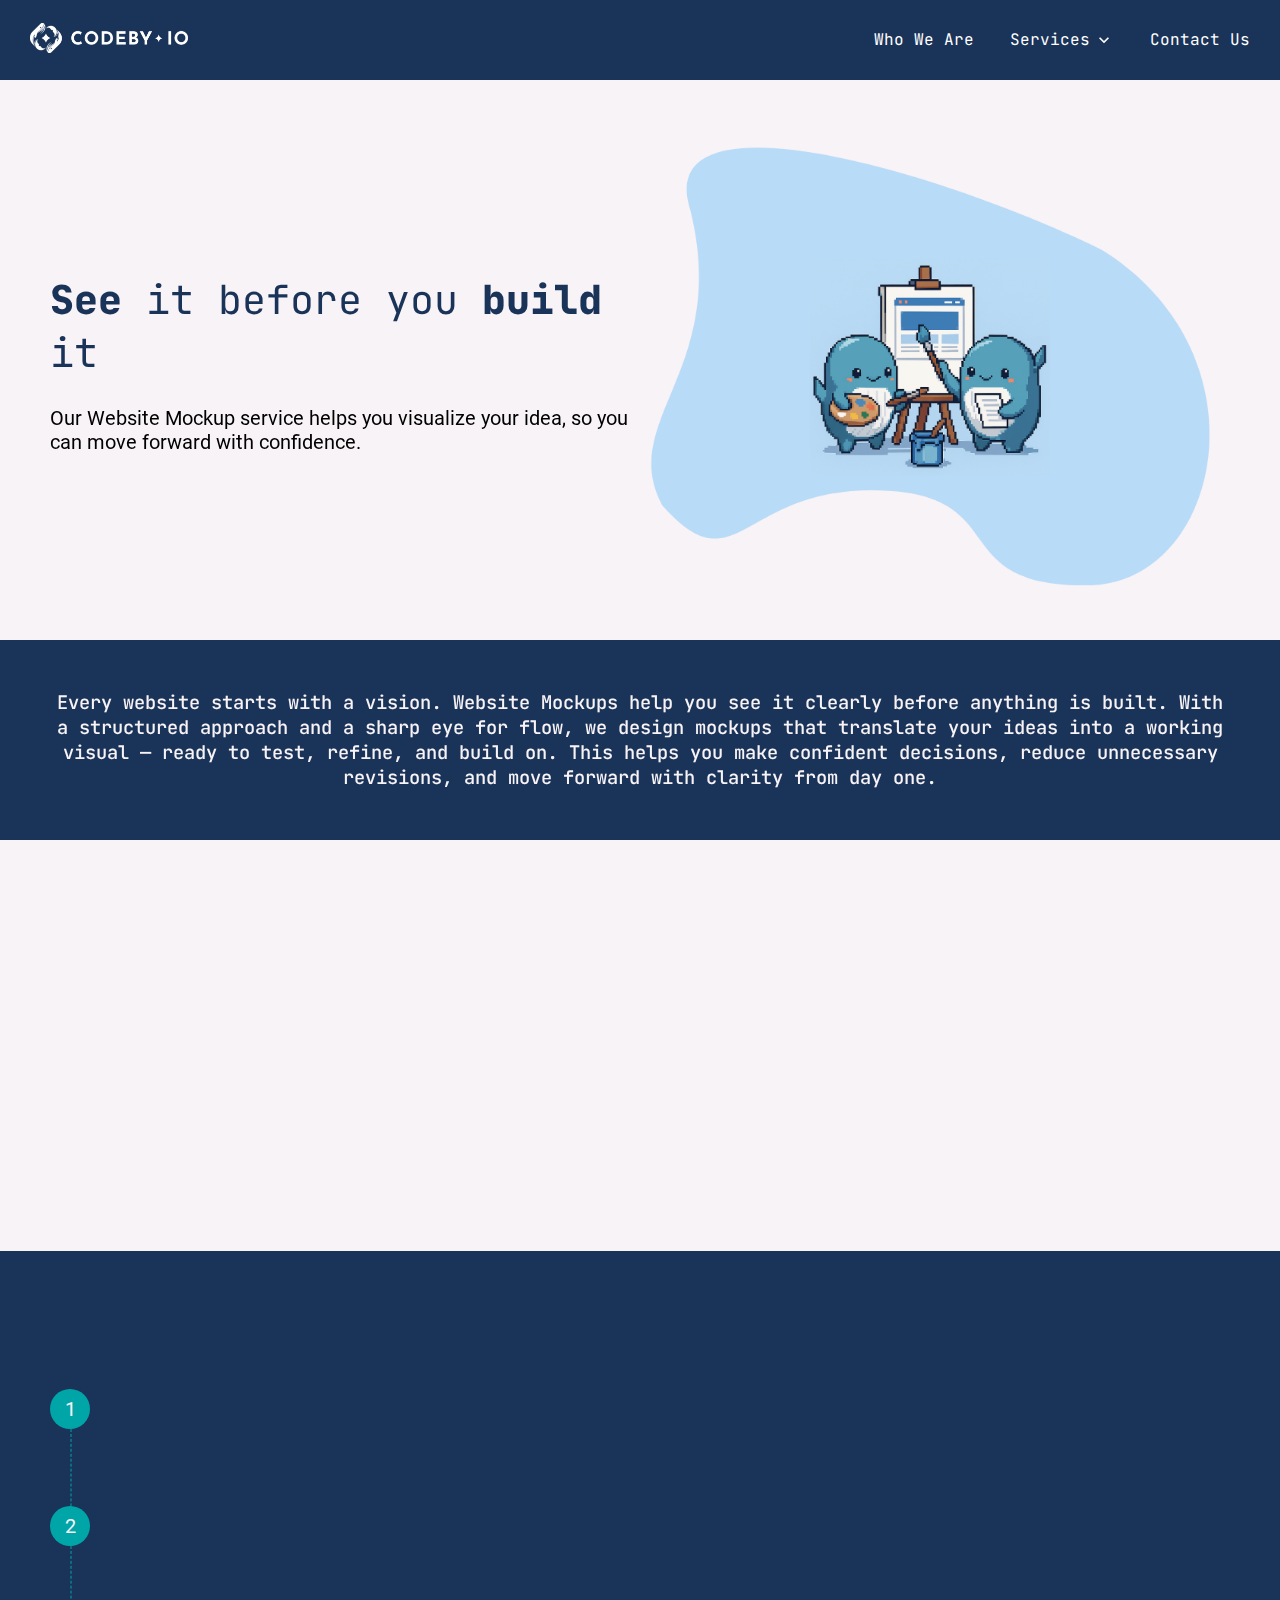
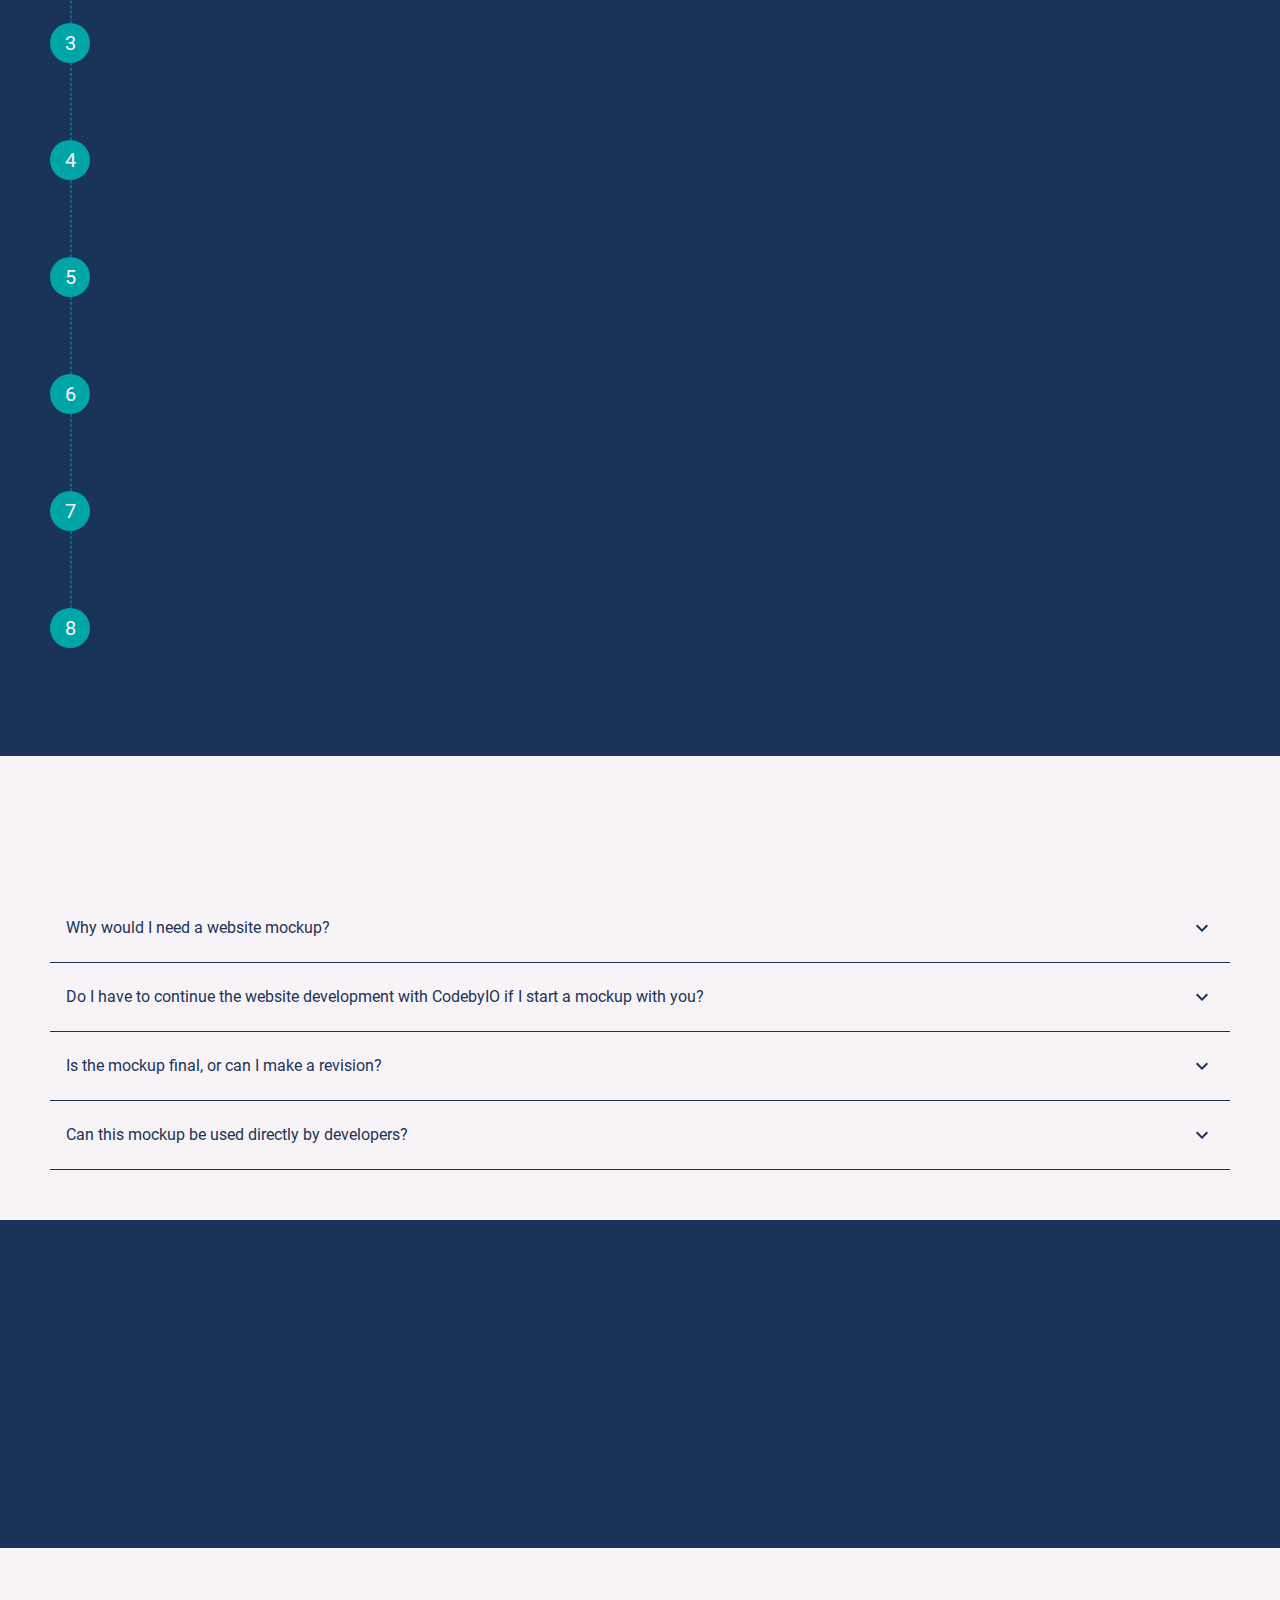
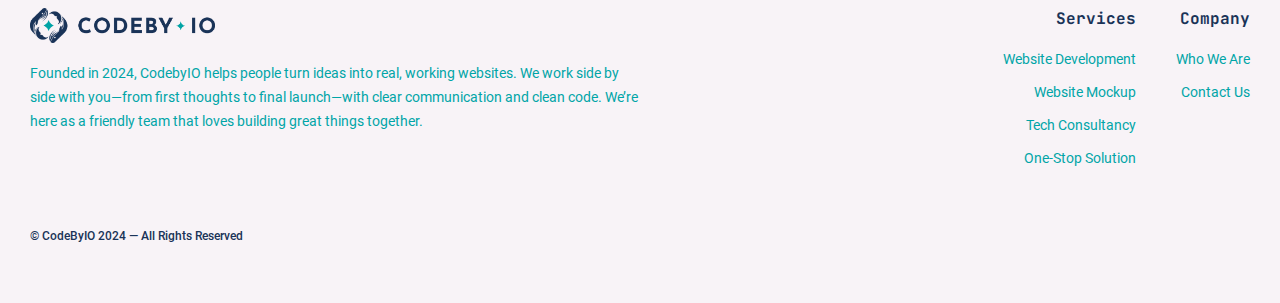
<file: services/website-mockup/index.html>
<!DOCTYPE html><html lang="en"><head><meta charSet="utf-8"/><meta name="viewport" content="width=device-width, initial-scale=1"/><link rel="stylesheet" href="/_next/static/css/411a333846910f98.css" data-precedence="next"/><link rel="stylesheet" href="/_next/static/css/776ae674bb13cb23.css" data-precedence="next"/><link rel="stylesheet" href="/_next/static/css/7d271d0d87b776f7.css" data-precedence="next"/><link rel="preload" as="script" fetchPriority="low" href="/_next/static/chunks/webpack-566998bb61d06db8.js"/><script src="/_next/static/chunks/4bd1b696-6371a13f358d641c.js" async=""></script><script src="/_next/static/chunks/517-d1e32f290d862f8c.js" async=""></script><script src="/_next/static/chunks/main-app-3a9de95dbe844661.js" async=""></script><script src="/_next/static/chunks/795d4814-3ad0d6f7d85a3748.js" async=""></script><script src="/_next/static/chunks/572-d890a91f093c180d.js" async=""></script><script src="/_next/static/chunks/2-65989759937178c7.js" async=""></script><script src="/_next/static/chunks/app/layout-533892cc317f57d8.js" async=""></script><script src="/_next/static/chunks/242-0ff66e9d26046bf8.js" async=""></script><script src="/_next/static/chunks/app/services/%5Bservice_name%5D/page-9b83ebc9b58eb787.js" async=""></script><title>CodeByIO | Website Mockup</title><meta name="description" content="
      Our Website Mockup service helps you visualize your idea, so you can move forward with confidence.
    "/><link rel="icon" href="/favicon.ico" type="image/x-icon" sizes="16x16"/><script src="/_next/static/chunks/polyfills-42372ed130431b0a.js" noModule=""></script></head><body><header class="Layout_header__WZgfV"><div class="Layout_header-bg__vrNen false Layout_is-scrolling__SBSjC"></div><div class="Layout_header__wrapper__Tv6nZ"><a href="/"><img alt="CodeByIO" loading="lazy" width="2516" height="477" decoding="async" data-nimg="1" class="Layout_web-logo__TWqqs" style="color:transparent" src="/_next/static/media/LOGO_WHITE_TEXT.c88a1a88.png"/></a><nav class="Layout_header__nav__NG0Jl desktop-view"><ul><li><a class="Layout_header__nav-link__de1Fi" href="/who-we-are/">Who We Are</a></li><li class="Layout_header__nav-parent__7ksXd"><a href="#" class="Layout_header__nav-link__de1Fi">Services<svg stroke="currentColor" fill="currentColor" stroke-width="0" viewBox="0 0 24 24" font-size="1.25rem" height="1em" width="1em" xmlns="http://www.w3.org/2000/svg"><path fill="none" d="M0 0h24v24H0V0z"></path><path d="M7.41 8.59 12 13.17l4.59-4.58L18 10l-6 6-6-6 1.41-1.41z"></path></svg></a><ul class="Layout_header__sub-menu__vFASH"><li><a href="/services/website-development/"><svg stroke="currentColor" fill="currentColor" stroke-width="0" viewBox="0 0 24 24" height="1em" width="1em" xmlns="http://www.w3.org/2000/svg"><path fill="none" d="M0 0h24v24H0z"></path><path d="M11.99 2C6.47 2 2 6.48 2 12s4.47 10 9.99 10C17.52 22 22 17.52 22 12S17.52 2 11.99 2zm6.93 6h-2.95a15.65 15.65 0 0 0-1.38-3.56A8.03 8.03 0 0 1 18.92 8zM12 4.04c.83 1.2 1.48 2.53 1.91 3.96h-3.82c.43-1.43 1.08-2.76 1.91-3.96zM4.26 14C4.1 13.36 4 12.69 4 12s.1-1.36.26-2h3.38c-.08.66-.14 1.32-.14 2 0 .68.06 1.34.14 2H4.26zm.82 2h2.95c.32 1.25.78 2.45 1.38 3.56A7.987 7.987 0 0 1 5.08 16zm2.95-8H5.08a7.987 7.987 0 0 1 4.33-3.56A15.65 15.65 0 0 0 8.03 8zM12 19.96c-.83-1.2-1.48-2.53-1.91-3.96h3.82c-.43 1.43-1.08 2.76-1.91 3.96zM14.34 14H9.66c-.09-.66-.16-1.32-.16-2 0-.68.07-1.35.16-2h4.68c.09.65.16 1.32.16 2 0 .68-.07 1.34-.16 2zm.25 5.56c.6-1.11 1.06-2.31 1.38-3.56h2.95a8.03 8.03 0 0 1-4.33 3.56zM16.36 14c.08-.66.14-1.32.14-2 0-.68-.06-1.34-.14-2h3.38c.16.64.26 1.31.26 2s-.1 1.36-.26 2h-3.38z"></path></svg>Website Development</a></li><li><a href="/services/website-mockup/"><svg stroke="currentColor" fill="currentColor" stroke-width="0" viewBox="0 0 24 24" height="1em" width="1em" xmlns="http://www.w3.org/2000/svg"><path fill="none" d="M0 0h24v24H0z"></path><path d="m16.24 11.51 1.57-1.57-3.75-3.75-1.57 1.57-4.14-4.13c-.78-.78-2.05-.78-2.83 0l-1.9 1.9c-.78.78-.78 2.05 0 2.83l4.13 4.13L3 17.25V21h3.75l4.76-4.76 4.13 4.13c.95.95 2.23.6 2.83 0l1.9-1.9c.78-.78.78-2.05 0-2.83l-4.13-4.13zm-7.06-.44L5.04 6.94l1.89-1.9L8.2 6.31 7.02 7.5l1.41 1.41 1.19-1.19 1.45 1.45-1.89 1.9zm7.88 7.89-4.13-4.13 1.9-1.9 1.45 1.45-1.19 1.19 1.41 1.41 1.19-1.19 1.27 1.27-1.9 1.9zM20.71 7.04a.996.996 0 0 0 0-1.41l-2.34-2.34c-.47-.47-1.12-.29-1.41 0l-1.83 1.83 3.75 3.75 1.83-1.83z"></path></svg>Website Mockup</a></li><li><a href="/services/tech-consultancy/"><svg stroke="currentColor" fill="currentColor" stroke-width="0" viewBox="0 0 24 24" height="1em" width="1em" xmlns="http://www.w3.org/2000/svg"><path fill="none" d="M0 0h24v24H0z"></path><path d="M12 12.75c1.63 0 3.07.39 4.24.9 1.08.48 1.76 1.56 1.76 2.73V18H6v-1.61c0-1.18.68-2.26 1.76-2.73 1.17-.52 2.61-.91 4.24-.91zM4 13c1.1 0 2-.9 2-2s-.9-2-2-2-2 .9-2 2 .9 2 2 2zm1.13 1.1c-.37-.06-.74-.1-1.13-.1-.99 0-1.93.21-2.78.58A2.01 2.01 0 0 0 0 16.43V18h4.5v-1.61c0-.83.23-1.61.63-2.29zM20 13c1.1 0 2-.9 2-2s-.9-2-2-2-2 .9-2 2 .9 2 2 2zm4 3.43c0-.81-.48-1.53-1.22-1.85A6.95 6.95 0 0 0 20 14c-.39 0-.76.04-1.13.1.4.68.63 1.46.63 2.29V18H24v-1.57zM12 6c1.66 0 3 1.34 3 3s-1.34 3-3 3-3-1.34-3-3 1.34-3 3-3z"></path></svg>Tech Consultancy</a></li><li><a href="/services/onestop-solution/"><svg stroke="currentColor" fill="currentColor" stroke-width="0" viewBox="0 0 640 512" height="1em" width="1em" xmlns="http://www.w3.org/2000/svg"><path d="M323.4 85.2l-96.8 78.4c-16.1 13-19.2 36.4-7 53.1c12.9 17.8 38 21.3 55.3 7.8l99.3-77.2c7-5.4 17-4.2 22.5 2.8s4.2 17-2.8 22.5l-20.9 16.2L550.2 352l41.8 0c26.5 0 48-21.5 48-48l0-128c0-26.5-21.5-48-48-48l-76 0-4 0-.7 0-3.9-2.5L434.8 79c-15.3-9.8-33.2-15-51.4-15c-21.8 0-43 7.5-60 21.2zm22.8 124.4l-51.7 40.2C263 274.4 217.3 268 193.7 235.6c-22.2-30.5-16.6-73.1 12.7-96.8l83.2-67.3c-11.6-4.9-24.1-7.4-36.8-7.4C234 64 215.7 69.6 200 80l-72 48-80 0c-26.5 0-48 21.5-48 48L0 304c0 26.5 21.5 48 48 48l108.2 0 91.4 83.4c19.6 17.9 49.9 16.5 67.8-3.1c5.5-6.1 9.2-13.2 11.1-20.6l17 15.6c19.5 17.9 49.9 16.6 67.8-2.9c4.5-4.9 7.8-10.6 9.9-16.5c19.4 13 45.8 10.3 62.1-7.5c17.9-19.5 16.6-49.9-2.9-67.8l-134.2-123z"></path></svg>One-Stop Solution</a></li></ul></li><li><a class="Layout_header__nav-link__de1Fi" href="/contact-us/">Contact Us</a></li></ul></nav><div class="mobile-view"><style data-emotion="css 2rta8y">.css-2rta8y{text-align:center;-webkit-flex:0 0 auto;-ms-flex:0 0 auto;flex:0 0 auto;font-size:1.5rem;padding:8px;border-radius:50%;color:rgba(0, 0, 0, 0.54);-webkit-transition:background-color 150ms cubic-bezier(0.4, 0, 0.2, 1) 0ms;transition:background-color 150ms cubic-bezier(0.4, 0, 0.2, 1) 0ms;--IconButton-hoverBg:rgba(0, 0, 0, 0.04);padding:5px;font-size:1.125rem;}.css-2rta8y:hover{background-color:var(--IconButton-hoverBg);}@media (hover: none){.css-2rta8y:hover{background-color:transparent;}}.css-2rta8y.Mui-disabled{background-color:transparent;color:rgba(0, 0, 0, 0.26);}</style><style data-emotion="css oofez5">.css-oofez5{display:-webkit-inline-box;display:-webkit-inline-flex;display:-ms-inline-flexbox;display:inline-flex;-webkit-align-items:center;-webkit-box-align:center;-ms-flex-align:center;align-items:center;-webkit-box-pack:center;-ms-flex-pack:center;-webkit-justify-content:center;justify-content:center;position:relative;box-sizing:border-box;-webkit-tap-highlight-color:transparent;background-color:transparent;outline:0;border:0;margin:0;border-radius:0;padding:0;cursor:pointer;-webkit-user-select:none;-moz-user-select:none;-ms-user-select:none;user-select:none;vertical-align:middle;-moz-appearance:none;-webkit-appearance:none;-webkit-text-decoration:none;text-decoration:none;color:inherit;text-align:center;-webkit-flex:0 0 auto;-ms-flex:0 0 auto;flex:0 0 auto;font-size:1.5rem;padding:8px;border-radius:50%;color:rgba(0, 0, 0, 0.54);-webkit-transition:background-color 150ms cubic-bezier(0.4, 0, 0.2, 1) 0ms;transition:background-color 150ms cubic-bezier(0.4, 0, 0.2, 1) 0ms;--IconButton-hoverBg:rgba(0, 0, 0, 0.04);padding:5px;font-size:1.125rem;}.css-oofez5::-moz-focus-inner{border-style:none;}.css-oofez5.Mui-disabled{pointer-events:none;cursor:default;}@media print{.css-oofez5{-webkit-print-color-adjust:exact;color-adjust:exact;}}.css-oofez5:hover{background-color:var(--IconButton-hoverBg);}@media (hover: none){.css-oofez5:hover{background-color:transparent;}}.css-oofez5.Mui-disabled{background-color:transparent;color:rgba(0, 0, 0, 0.26);}</style><button class="MuiButtonBase-root MuiIconButton-root MuiIconButton-sizeSmall Layout_mobile-menu-toggle__auHnP p-0 css-oofez5" tabindex="0" type="button"><svg stroke="currentColor" fill="currentColor" stroke-width="0" viewBox="0 0 24 24" font-size="1.6rem" height="1em" width="1em" xmlns="http://www.w3.org/2000/svg"><path fill="none" d="M0 0h24v24H0z"></path><path d="M3 18h18v-2H3v2zm0-5h18v-2H3v2zm0-7v2h18V6H3z"></path></svg></button><div class="Layout_mobile-menu__sZbW1 false"><div class="Layout_mobile-menu__header___09n8"><img alt="CodeByIO" loading="lazy" width="1263" height="1183" decoding="async" data-nimg="1" class="Layout_web-logo__TWqqs" style="color:transparent" src="/_next/static/media/LOGO_WHITE.edb9be01.png"/><style data-emotion="css 2rta8y">.css-2rta8y{text-align:center;-webkit-flex:0 0 auto;-ms-flex:0 0 auto;flex:0 0 auto;font-size:1.5rem;padding:8px;border-radius:50%;color:rgba(0, 0, 0, 0.54);-webkit-transition:background-color 150ms cubic-bezier(0.4, 0, 0.2, 1) 0ms;transition:background-color 150ms cubic-bezier(0.4, 0, 0.2, 1) 0ms;--IconButton-hoverBg:rgba(0, 0, 0, 0.04);padding:5px;font-size:1.125rem;}.css-2rta8y:hover{background-color:var(--IconButton-hoverBg);}@media (hover: none){.css-2rta8y:hover{background-color:transparent;}}.css-2rta8y.Mui-disabled{background-color:transparent;color:rgba(0, 0, 0, 0.26);}</style><style data-emotion="css oofez5">.css-oofez5{display:-webkit-inline-box;display:-webkit-inline-flex;display:-ms-inline-flexbox;display:inline-flex;-webkit-align-items:center;-webkit-box-align:center;-ms-flex-align:center;align-items:center;-webkit-box-pack:center;-ms-flex-pack:center;-webkit-justify-content:center;justify-content:center;position:relative;box-sizing:border-box;-webkit-tap-highlight-color:transparent;background-color:transparent;outline:0;border:0;margin:0;border-radius:0;padding:0;cursor:pointer;-webkit-user-select:none;-moz-user-select:none;-ms-user-select:none;user-select:none;vertical-align:middle;-moz-appearance:none;-webkit-appearance:none;-webkit-text-decoration:none;text-decoration:none;color:inherit;text-align:center;-webkit-flex:0 0 auto;-ms-flex:0 0 auto;flex:0 0 auto;font-size:1.5rem;padding:8px;border-radius:50%;color:rgba(0, 0, 0, 0.54);-webkit-transition:background-color 150ms cubic-bezier(0.4, 0, 0.2, 1) 0ms;transition:background-color 150ms cubic-bezier(0.4, 0, 0.2, 1) 0ms;--IconButton-hoverBg:rgba(0, 0, 0, 0.04);padding:5px;font-size:1.125rem;}.css-oofez5::-moz-focus-inner{border-style:none;}.css-oofez5.Mui-disabled{pointer-events:none;cursor:default;}@media print{.css-oofez5{-webkit-print-color-adjust:exact;color-adjust:exact;}}.css-oofez5:hover{background-color:var(--IconButton-hoverBg);}@media (hover: none){.css-oofez5:hover{background-color:transparent;}}.css-oofez5.Mui-disabled{background-color:transparent;color:rgba(0, 0, 0, 0.26);}</style><button class="MuiButtonBase-root MuiIconButton-root MuiIconButton-sizeSmall Layout_close-btn__wtFal p-0 css-oofez5" tabindex="0" type="button"><svg stroke="currentColor" fill="currentColor" stroke-width="0" viewBox="0 0 24 24" font-size="1.875rem" height="1em" width="1em" xmlns="http://www.w3.org/2000/svg"><path fill="none" d="M0 0h24v24H0z"></path><path d="M19 6.41 17.59 5 12 10.59 6.41 5 5 6.41 10.59 12 5 17.59 6.41 19 12 13.41 17.59 19 19 17.59 13.41 12z"></path></svg></button></div><nav class="Layout_mobile-menu__nav__LnGpM"><ul><li><a class="Layout_mobile-menu__nav-link__spDOr" href="/who-we-are/">Who We Are</a></li><style data-emotion="css 1hqevxp">.css-1hqevxp{position:relative;-webkit-transition:margin 150ms cubic-bezier(0.4, 0, 0.2, 1) 0ms;transition:margin 150ms cubic-bezier(0.4, 0, 0.2, 1) 0ms;overflow-anchor:none;border-radius:0;}.css-1hqevxp::before{position:absolute;left:0;top:-1px;right:0;height:1px;content:"";opacity:1;background-color:rgba(0, 0, 0, 0.12);-webkit-transition:opacity 150ms cubic-bezier(0.4, 0, 0.2, 1) 0ms,background-color 150ms cubic-bezier(0.4, 0, 0.2, 1) 0ms;transition:opacity 150ms cubic-bezier(0.4, 0, 0.2, 1) 0ms,background-color 150ms cubic-bezier(0.4, 0, 0.2, 1) 0ms;}.css-1hqevxp:first-of-type::before{display:none;}.css-1hqevxp.Mui-expanded::before{opacity:0;}.css-1hqevxp.Mui-expanded:first-of-type{margin-top:0;}.css-1hqevxp.Mui-expanded:last-of-type{margin-bottom:0;}.css-1hqevxp.Mui-expanded+.css-1hqevxp.Mui-expanded::before{display:none;}.css-1hqevxp.Mui-disabled{background-color:rgba(0, 0, 0, 0.12);}.css-1hqevxp:first-of-type{border-top-left-radius:4px;border-top-right-radius:4px;}.css-1hqevxp:last-of-type{border-bottom-left-radius:4px;border-bottom-right-radius:4px;}@supports (-ms-ime-align: auto){.css-1hqevxp:last-of-type{border-bottom-left-radius:0;border-bottom-right-radius:0;}}</style><style data-emotion="css 179qxfx">.css-179qxfx{background-color:#fff;color:rgba(0, 0, 0, 0.87);-webkit-transition:box-shadow 300ms cubic-bezier(0.4, 0, 0.2, 1) 0ms;transition:box-shadow 300ms cubic-bezier(0.4, 0, 0.2, 1) 0ms;border-radius:4px;box-shadow:var(--Paper-shadow);background-image:var(--Paper-overlay);position:relative;-webkit-transition:margin 150ms cubic-bezier(0.4, 0, 0.2, 1) 0ms;transition:margin 150ms cubic-bezier(0.4, 0, 0.2, 1) 0ms;overflow-anchor:none;border-radius:0;}.css-179qxfx::before{position:absolute;left:0;top:-1px;right:0;height:1px;content:"";opacity:1;background-color:rgba(0, 0, 0, 0.12);-webkit-transition:opacity 150ms cubic-bezier(0.4, 0, 0.2, 1) 0ms,background-color 150ms cubic-bezier(0.4, 0, 0.2, 1) 0ms;transition:opacity 150ms cubic-bezier(0.4, 0, 0.2, 1) 0ms,background-color 150ms cubic-bezier(0.4, 0, 0.2, 1) 0ms;}.css-179qxfx:first-of-type::before{display:none;}.css-179qxfx.Mui-expanded::before{opacity:0;}.css-179qxfx.Mui-expanded:first-of-type{margin-top:0;}.css-179qxfx.Mui-expanded:last-of-type{margin-bottom:0;}.css-179qxfx.Mui-expanded+.css-179qxfx.Mui-expanded::before{display:none;}.css-179qxfx.Mui-disabled{background-color:rgba(0, 0, 0, 0.12);}.css-179qxfx:first-of-type{border-top-left-radius:4px;border-top-right-radius:4px;}.css-179qxfx:last-of-type{border-bottom-left-radius:4px;border-bottom-right-radius:4px;}@supports (-ms-ime-align: auto){.css-179qxfx:last-of-type{border-bottom-left-radius:0;border-bottom-right-radius:0;}}</style><li class="MuiPaper-root MuiPaper-elevation MuiPaper-rounded MuiPaper-elevation1 MuiAccordion-root MuiAccordion-rounded Layout_mobile-menu__nav-service__Koexm css-179qxfx" style="--Paper-shadow:0px 2px 1px -1px rgba(0,0,0,0.2),0px 1px 1px 0px rgba(0,0,0,0.14),0px 1px 3px 0px rgba(0,0,0,0.12)"><style data-emotion="css wnfue5">.css-wnfue5{all:unset;}</style><h3 class="MuiAccordion-heading css-wnfue5"><style data-emotion="css 7x7lkm">.css-7x7lkm{display:-webkit-box;display:-webkit-flex;display:-ms-flexbox;display:flex;width:100%;min-height:48px;padding:0px 16px;-webkit-transition:min-height 150ms cubic-bezier(0.4, 0, 0.2, 1) 0ms,background-color 150ms cubic-bezier(0.4, 0, 0.2, 1) 0ms;transition:min-height 150ms cubic-bezier(0.4, 0, 0.2, 1) 0ms,background-color 150ms cubic-bezier(0.4, 0, 0.2, 1) 0ms;}.css-7x7lkm.Mui-focusVisible{background-color:rgba(0, 0, 0, 0.12);}.css-7x7lkm.Mui-disabled{opacity:0.38;}.css-7x7lkm:hover:not(.Mui-disabled){cursor:pointer;}</style><style data-emotion="css mga5z7">.css-mga5z7{display:-webkit-inline-box;display:-webkit-inline-flex;display:-ms-inline-flexbox;display:inline-flex;-webkit-align-items:center;-webkit-box-align:center;-ms-flex-align:center;align-items:center;-webkit-box-pack:center;-ms-flex-pack:center;-webkit-justify-content:center;justify-content:center;position:relative;box-sizing:border-box;-webkit-tap-highlight-color:transparent;background-color:transparent;outline:0;border:0;margin:0;border-radius:0;padding:0;cursor:pointer;-webkit-user-select:none;-moz-user-select:none;-ms-user-select:none;user-select:none;vertical-align:middle;-moz-appearance:none;-webkit-appearance:none;-webkit-text-decoration:none;text-decoration:none;color:inherit;display:-webkit-box;display:-webkit-flex;display:-ms-flexbox;display:flex;width:100%;min-height:48px;padding:0px 16px;-webkit-transition:min-height 150ms cubic-bezier(0.4, 0, 0.2, 1) 0ms,background-color 150ms cubic-bezier(0.4, 0, 0.2, 1) 0ms;transition:min-height 150ms cubic-bezier(0.4, 0, 0.2, 1) 0ms,background-color 150ms cubic-bezier(0.4, 0, 0.2, 1) 0ms;}.css-mga5z7::-moz-focus-inner{border-style:none;}.css-mga5z7.Mui-disabled{pointer-events:none;cursor:default;}@media print{.css-mga5z7{-webkit-print-color-adjust:exact;color-adjust:exact;}}.css-mga5z7.Mui-focusVisible{background-color:rgba(0, 0, 0, 0.12);}.css-mga5z7.Mui-disabled{opacity:0.38;}.css-mga5z7:hover:not(.Mui-disabled){cursor:pointer;}</style><button class="MuiButtonBase-root MuiAccordionSummary-root css-mga5z7" tabindex="0" type="button" aria-expanded="false"><style data-emotion="css vuxf0f">.css-vuxf0f{display:-webkit-box;display:-webkit-flex;display:-ms-flexbox;display:flex;text-align:start;-webkit-box-flex:1;-webkit-flex-grow:1;-ms-flex-positive:1;flex-grow:1;margin:12px 0;}</style><span class="MuiAccordionSummary-content css-vuxf0f">Services</span><style data-emotion="css f8wb7g">.css-f8wb7g{display:-webkit-box;display:-webkit-flex;display:-ms-flexbox;display:flex;color:rgba(0, 0, 0, 0.54);-webkit-transform:rotate(0deg);-moz-transform:rotate(0deg);-ms-transform:rotate(0deg);transform:rotate(0deg);-webkit-transition:-webkit-transform 150ms cubic-bezier(0.4, 0, 0.2, 1) 0ms;transition:transform 150ms cubic-bezier(0.4, 0, 0.2, 1) 0ms;}.css-f8wb7g.Mui-expanded{-webkit-transform:rotate(180deg);-moz-transform:rotate(180deg);-ms-transform:rotate(180deg);transform:rotate(180deg);}</style><span class="MuiAccordionSummary-expandIconWrapper css-f8wb7g"><svg stroke="currentColor" fill="currentColor" stroke-width="0" viewBox="0 0 24 24" font-size="1.875rem" height="1em" width="1em" xmlns="http://www.w3.org/2000/svg"><path fill="none" d="M0 0h24v24H0V0z"></path><path d="M7.41 8.59 12 13.17l4.59-4.58L18 10l-6 6-6-6 1.41-1.41z"></path></svg></span></button></h3><style data-emotion="css abqyn">.css-abqyn{height:0;overflow:hidden;-webkit-transition:height 300ms cubic-bezier(0.4, 0, 0.2, 1) 0ms;transition:height 300ms cubic-bezier(0.4, 0, 0.2, 1) 0ms;visibility:hidden;}</style><div class="MuiCollapse-root MuiCollapse-vertical MuiCollapse-hidden css-abqyn" style="min-height:0px"><style data-emotion="css 15830to">.css-15830to{display:-webkit-box;display:-webkit-flex;display:-ms-flexbox;display:flex;width:100%;}</style><div class="MuiCollapse-wrapper MuiCollapse-vertical css-15830to"><style data-emotion="css 9vd5ud">.css-9vd5ud{width:100%;}</style><div class="MuiCollapse-wrapperInner MuiCollapse-vertical css-9vd5ud"><div role="region" class="MuiAccordion-region"><style data-emotion="css l9xe8y">.css-l9xe8y{padding:8px 16px 16px;}</style><div class="MuiAccordionDetails-root Layout_mobile-menu__service-sub__XLo_g css-l9xe8y"><ul><li><a href="/services/website-development/">Website Development</a></li><li><a href="/services/website-mockup/">Website Mockup</a></li><li><a href="/services/tech-consultancy/">Tech Consultancy</a></li><li><a href="/services/onestop-solution/">One-Stop Solution</a></li></ul></div></div></div></div></div></li><li><a class="Layout_mobile-menu__nav-link__spDOr" href="/contact-us/">Contact Us</a></li></ul></nav></div><div class="Layout_mobile-menu__overlay__9BHSU false"></div></div></div></header><main><section class="Section_section__lSTIb 
      Section_small__Octjv false false Section_center__0F5Iu
      false
      undefined
      Section_service-banner__G2PeE
      "><div class="Section_section-content__JWmt_"><style data-emotion="css 1dad5m2">.css-1dad5m2{--Grid-columns:12;--Grid-columnSpacing:0px;--Grid-rowSpacing:0px;-webkit-flex-direction:row;-ms-flex-direction:row;flex-direction:row;min-width:0;box-sizing:border-box;display:-webkit-box;display:-webkit-flex;display:-ms-flexbox;display:flex;-webkit-box-flex-wrap:wrap;-webkit-flex-wrap:wrap;-ms-flex-wrap:wrap;flex-wrap:wrap;gap:var(--Grid-rowSpacing) var(--Grid-columnSpacing);-webkit-align-items:center;-webkit-box-align:center;-ms-flex-align:center;align-items:center;}.css-1dad5m2 >*{--Grid-parent-columns:12;}.css-1dad5m2 >*{--Grid-parent-columnSpacing:0px;}.css-1dad5m2 >*{--Grid-parent-rowSpacing:0px;}</style><div class="MuiGrid2-root MuiGrid2-container MuiGrid2-direction-xs-row css-1dad5m2"><style data-emotion="css 1gxbjn9">.css-1gxbjn9{-webkit-box-flex:0;-webkit-flex-grow:0;-ms-flex-positive:0;flex-grow:0;-webkit-flex-basis:auto;-ms-flex-preferred-size:auto;flex-basis:auto;width:calc(100% * 12 / var(--Grid-parent-columns) - (var(--Grid-parent-columns) - 12) * (var(--Grid-parent-columnSpacing) / var(--Grid-parent-columns)));min-width:0;box-sizing:border-box;}@media (min-width:600px){.css-1gxbjn9{-webkit-box-flex:0;-webkit-flex-grow:0;-ms-flex-positive:0;flex-grow:0;-webkit-flex-basis:auto;-ms-flex-preferred-size:auto;flex-basis:auto;width:calc(100% * 12 / var(--Grid-parent-columns) - (var(--Grid-parent-columns) - 12) * (var(--Grid-parent-columnSpacing) / var(--Grid-parent-columns)));}}@media (min-width:900px){.css-1gxbjn9{-webkit-box-flex:0;-webkit-flex-grow:0;-ms-flex-positive:0;flex-grow:0;-webkit-flex-basis:auto;-ms-flex-preferred-size:auto;flex-basis:auto;width:calc(100% * 6 / var(--Grid-parent-columns) - (var(--Grid-parent-columns) - 6) * (var(--Grid-parent-columnSpacing) / var(--Grid-parent-columns)));}}</style><div class="MuiGrid2-root MuiGrid2-direction-xs-row MuiGrid2-grid-xs-12 MuiGrid2-grid-sm-12 MuiGrid2-grid-md-6 css-1gxbjn9"><h1 class="ServiceHeroBanner_title__7yXtH" data-aos="fade-right" data-aos-delay="300">
      <strong>See</strong> it before you <strong>build</strong> it
    </h1><p class="ServiceHeroBanner_description__XnQ1_" data-aos="fade-down" data-aos-delay="500">
      Our Website Mockup service helps you visualize your idea, so you can move forward with confidence.
    </p></div><div class="MuiGrid2-root MuiGrid2-direction-xs-row MuiGrid2-grid-xs-12 MuiGrid2-grid-sm-12 MuiGrid2-grid-md-6 css-1gxbjn9"><img data-aos="fade-left" data-aos-delay="300" alt="Discussion" loading="lazy" width="777" height="600" decoding="async" data-nimg="1" class="img-fluid" style="color:transparent" src="/_next/static/media/WEBSITE_MOCKUP.3e32b592.png"/></div></div></div></section><section class="Section_section__lSTIb 
      Section_small__Octjv false false false
      false
      Section_fill-bg__hn5_M
      undefined
      "><div class="Section_section-content__JWmt_"><h3 class="text-center" data-aos="zoom-out">
      Every website starts with a vision. Website Mockups help you see it clearly before anything is built.
      With a structured approach and a sharp eye for flow, we design mockups that translate your ideas into a working visual — ready to test, refine, and build on.
      This helps you make confident decisions, reduce unnecessary revisions, and move forward with clarity from day one.
    </h3></div></section><section class="Section_section__lSTIb 
      Section_small__Octjv false false false
      false
      undefined
      undefined
      "><div class="Section_section-content__JWmt_"><div class="SectionTitle_section-title-wrapper__VFuyy undefined undefined"><h2 class="SectionTitle_section-title__mrGk9" data-aos="fade-down">What We Map in Mockups</h2><p class="SectionTitle_section-subtitle__P6ZPG" data-aos="fade-up" data-aos-delay="150">We define what each page needs to communicate, how users move through it, and how visual elements support decisions along the way.</p></div><style data-emotion="css q31ba5">.css-q31ba5{--Grid-columns:12;--Grid-columnSpacing:16px;--Grid-rowSpacing:16px;-webkit-flex-direction:row;-ms-flex-direction:row;flex-direction:row;min-width:0;box-sizing:border-box;display:-webkit-box;display:-webkit-flex;display:-ms-flexbox;display:flex;-webkit-box-flex-wrap:wrap;-webkit-flex-wrap:wrap;-ms-flex-wrap:wrap;flex-wrap:wrap;gap:var(--Grid-rowSpacing) var(--Grid-columnSpacing);width:100%;}.css-q31ba5 >*{--Grid-parent-columns:12;}.css-q31ba5 >*{--Grid-parent-columnSpacing:16px;}@media (min-width:600px){.css-q31ba5{--Grid-columnSpacing:16px;}.css-q31ba5 >*{--Grid-parent-columnSpacing:16px;}}@media (min-width:900px){.css-q31ba5{--Grid-columnSpacing:16px;}.css-q31ba5 >*{--Grid-parent-columnSpacing:16px;}}.css-q31ba5 >*{--Grid-parent-rowSpacing:16px;}@media (min-width:600px){.css-q31ba5{--Grid-rowSpacing:16px;}.css-q31ba5 >*{--Grid-parent-rowSpacing:16px;}}@media (min-width:900px){.css-q31ba5{--Grid-rowSpacing:16px;}.css-q31ba5 >*{--Grid-parent-rowSpacing:16px;}}@media (min-width:0px){.css-q31ba5{-webkit-box-flex-wrap:nowrap;-webkit-flex-wrap:nowrap;-ms-flex-wrap:nowrap;flex-wrap:nowrap;overflow-x:auto;}}@media (min-width:900px){.css-q31ba5{-webkit-box-flex-wrap:wrap;-webkit-flex-wrap:wrap;-ms-flex-wrap:wrap;flex-wrap:wrap;overflow:hidden;overflow-x:hidden;}}</style><div class="MuiGrid2-root MuiGrid2-container MuiGrid2-direction-xs-row MuiGrid2-spacing-xs-2 MuiGrid2-spacing-sm-2 MuiGrid2-spacing-md-2 css-q31ba5"><style data-emotion="css 5z89sz">.css-5z89sz{-webkit-box-flex:0;-webkit-flex-grow:0;-ms-flex-positive:0;flex-grow:0;-webkit-flex-basis:auto;-ms-flex-preferred-size:auto;flex-basis:auto;width:calc(100% * 12 / var(--Grid-parent-columns) - (var(--Grid-parent-columns) - 12) * (var(--Grid-parent-columnSpacing) / var(--Grid-parent-columns)));min-width:0;box-sizing:border-box;}@media (min-width:600px){.css-5z89sz{-webkit-box-flex:0;-webkit-flex-grow:0;-ms-flex-positive:0;flex-grow:0;-webkit-flex-basis:auto;-ms-flex-preferred-size:auto;flex-basis:auto;width:calc(100% * 6 / var(--Grid-parent-columns) - (var(--Grid-parent-columns) - 6) * (var(--Grid-parent-columnSpacing) / var(--Grid-parent-columns)));}}@media (min-width:900px){.css-5z89sz{-webkit-box-flex:0;-webkit-flex-grow:0;-ms-flex-positive:0;flex-grow:0;-webkit-flex-basis:auto;-ms-flex-preferred-size:auto;flex-basis:auto;width:calc(100% * 3 / var(--Grid-parent-columns) - (var(--Grid-parent-columns) - 3) * (var(--Grid-parent-columnSpacing) / var(--Grid-parent-columns)));}}@media (min-width:1200px){.css-5z89sz{-webkit-box-flex:0;-webkit-flex-grow:0;-ms-flex-positive:0;flex-grow:0;-webkit-flex-basis:auto;-ms-flex-preferred-size:auto;flex-basis:auto;width:calc(100% * 3 / var(--Grid-parent-columns) - (var(--Grid-parent-columns) - 3) * (var(--Grid-parent-columnSpacing) / var(--Grid-parent-columns)));}}@media (min-width:0px){.css-5z89sz{min-width:300px;}}@media (min-width:900px){.css-5z89sz{min-width:auto;}}</style><div class="MuiGrid2-root MuiGrid2-direction-xs-row MuiGrid2-grid-xs-12 MuiGrid2-grid-sm-6 MuiGrid2-grid-md-3 MuiGrid2-grid-lg-3 css-5z89sz" data-aos="zoom-in" data-aos-delay="0"><article class="CoreValue_core-value__Gmbe2"><div class="CoreValue_core-value__title__M_Z_5"><span>User Flow &amp; Page Order</span></div><div class="CoreValue_core-value__description__5mtxp"><p>What comes first, where people go next, and how the navigation works.</p></div></article></div><div class="MuiGrid2-root MuiGrid2-direction-xs-row MuiGrid2-grid-xs-12 MuiGrid2-grid-sm-6 MuiGrid2-grid-md-3 MuiGrid2-grid-lg-3 css-5z89sz" data-aos="zoom-in" data-aos-delay="100"><article class="CoreValue_core-value__Gmbe2"><div class="CoreValue_core-value__title__M_Z_5"><span>Section &amp; Content Layouts</span></div><div class="CoreValue_core-value__description__5mtxp"><p>How messages are grouped, presented, and supported visually.</p></div></article></div><div class="MuiGrid2-root MuiGrid2-direction-xs-row MuiGrid2-grid-xs-12 MuiGrid2-grid-sm-6 MuiGrid2-grid-md-3 MuiGrid2-grid-lg-3 css-5z89sz" data-aos="zoom-in" data-aos-delay="200"><article class="CoreValue_core-value__Gmbe2"><div class="CoreValue_core-value__title__M_Z_5"><span>Call to Action &amp; Conversion Path</span></div><div class="CoreValue_core-value__description__5mtxp"><p>How actions are positioned, and how we make them easy to notice and follow.</p></div></article></div><div class="MuiGrid2-root MuiGrid2-direction-xs-row MuiGrid2-grid-xs-12 MuiGrid2-grid-sm-6 MuiGrid2-grid-md-3 MuiGrid2-grid-lg-3 css-5z89sz" data-aos="zoom-in" data-aos-delay="300"><article class="CoreValue_core-value__Gmbe2"><div class="CoreValue_core-value__title__M_Z_5"><span>Responsiveness</span></div><div class="CoreValue_core-value__description__5mtxp"><p>How the layout adjusts across devices or adapts to different use cases.</p></div></article></div></div></div></section><section class="Section_section__lSTIb 
      Section_small__Octjv false false false
      false
      Section_fill-bg__hn5_M
      undefined
      "><div class="Section_section-content__JWmt_"><div class="SectionTitle_section-title-wrapper__VFuyy SectionTitle_horizontal-style__p_Rs7 SectionTitle_inverted__W5Vlq"><h2 class="SectionTitle_section-title__mrGk9" data-aos="fade-down">Partner Journey</h2></div><div class="StepList_steplist__xYR1Y StepList_inverted__l_AlQ"><article class="StepList_steplist__item__EA0ev"><div class="StepList_steplist__index__NWLcL"><span class="StepList_steplist__index-value__aWuBz">1</span></div><div class="StepList_steplist__item-content__yTkTy"><h2 data-aos="fade-up">Reaching Out</h2><p data-aos="fade-up">
          A Website Mockup lets you explore the structure and look of your future website—before starting full development.
          If you're still exploring your direction, this is the right place to start.
        </p></div></article><article class="StepList_steplist__item__EA0ev"><div class="StepList_steplist__index__NWLcL"><span class="StepList_steplist__index-value__aWuBz">2</span></div><div class="StepList_steplist__item-content__yTkTy"><h2 data-aos="fade-up">Consultation</h2><p data-aos="fade-up">
          Our initial consultation is always free.
          In this step, we listen closely to understand your business goals, your audience, and the key messages your website needs to deliver.
          Through focused questions and open discussion during the consultation, we help shape the direction before anything gets designed.
        </p></div></article><article class="StepList_steplist__item__EA0ev"><div class="StepList_steplist__index__NWLcL"><span class="StepList_steplist__index-value__aWuBz">3</span></div><div class="StepList_steplist__item-content__yTkTy"><h2 data-aos="fade-up">Design Research and Direction</h2><p data-aos="fade-up">
          Using the input from our consultation, we conduct design research to shape a direction that fits your project. This includes competitor analysis, layout flow exploration, and studying what works best for your audience and business goals.
        </p></div></article><article class="StepList_steplist__item__EA0ev"><div class="StepList_steplist__index__NWLcL"><span class="StepList_steplist__index-value__aWuBz">4</span></div><div class="StepList_steplist__item-content__yTkTy"><h2 data-aos="fade-up">Proposal and Alignment</h2><p data-aos="fade-up">
          With the direction already mapped out, we prepare a Website Mockup design proposal tailored to your goals. It includes the project scope, timeline, deliverables, and estimated cost.
          After your approval and contract signing, our team will begin to work on your Website Mockup.
        </p></div></article><article class="StepList_steplist__item__EA0ev"><div class="StepList_steplist__index__NWLcL"><span class="StepList_steplist__index-value__aWuBz">5</span></div><div class="StepList_steplist__item-content__yTkTy"><h2 data-aos="fade-up">Kick-off</h2><p data-aos="fade-up">
          Before design work begins, we host a short kickoff session.
          You will meet your Project Manager, go through the timeline, and align on how we will collaborate throughout the project.
          This step ensures everything moves forward with clarity and shared expectations.
        </p></div></article><article class="StepList_steplist__item__EA0ev"><div class="StepList_steplist__index__NWLcL"><span class="StepList_steplist__index-value__aWuBz">6</span></div><div class="StepList_steplist__item-content__yTkTy"><h2 data-aos="fade-up">Website Mockup Development</h2><p data-aos="fade-up">
          The mockup process begins based on the direction, structure, and goals aligned in the earlier steps. Each page is designed to reflect your business goals, speak to your audience, and guide users through a clear flow.
        </p></div></article><article class="StepList_steplist__item__EA0ev"><div class="StepList_steplist__index__NWLcL"><span class="StepList_steplist__index-value__aWuBz">7</span></div><div class="StepList_steplist__item-content__yTkTy"><h2 data-aos="fade-up">Project Delivery</h2><p data-aos="fade-up">
          After the final review, we deliver your mockup in a structured and developer-ready format.
          You will receive clean layouts, visual references, and supporting documentation that makes the next step easy to follow. Whether you continue building with us or someone else, the handoff will be clear and smooth.
        </p></div></article><article class="StepList_steplist__item__EA0ev"><div class="StepList_steplist__index__NWLcL"><span class="StepList_steplist__index-value__aWuBz">8</span></div><div class="StepList_steplist__item-content__yTkTy"><h2 data-aos="fade-up">Aftercare Support</h2><p data-aos="fade-up">
          Delivery is not the end of the journey.
          We stay within reach for light revisions, added sections, or support as you plan your next steps.
        </p></div></article></div></div></section><section class="Section_section__lSTIb 
      Section_small__Octjv false false Section_center__0F5Iu
      false
      undefined
      undefined
      "><div class="Section_section-content__JWmt_"><div class="SectionTitle_section-title-wrapper__VFuyy undefined undefined"><h2 class="SectionTitle_section-title__mrGk9" data-aos="fade-down">Web Mockup – Frequently Asked Question (FAQ)</h2></div><ul class="FaqList_faq__Gkm8H"><style data-emotion="css 1hqevxp">.css-1hqevxp{position:relative;-webkit-transition:margin 150ms cubic-bezier(0.4, 0, 0.2, 1) 0ms;transition:margin 150ms cubic-bezier(0.4, 0, 0.2, 1) 0ms;overflow-anchor:none;border-radius:0;}.css-1hqevxp::before{position:absolute;left:0;top:-1px;right:0;height:1px;content:"";opacity:1;background-color:rgba(0, 0, 0, 0.12);-webkit-transition:opacity 150ms cubic-bezier(0.4, 0, 0.2, 1) 0ms,background-color 150ms cubic-bezier(0.4, 0, 0.2, 1) 0ms;transition:opacity 150ms cubic-bezier(0.4, 0, 0.2, 1) 0ms,background-color 150ms cubic-bezier(0.4, 0, 0.2, 1) 0ms;}.css-1hqevxp:first-of-type::before{display:none;}.css-1hqevxp.Mui-expanded::before{opacity:0;}.css-1hqevxp.Mui-expanded:first-of-type{margin-top:0;}.css-1hqevxp.Mui-expanded:last-of-type{margin-bottom:0;}.css-1hqevxp.Mui-expanded+.css-1hqevxp.Mui-expanded::before{display:none;}.css-1hqevxp.Mui-disabled{background-color:rgba(0, 0, 0, 0.12);}.css-1hqevxp:first-of-type{border-top-left-radius:4px;border-top-right-radius:4px;}.css-1hqevxp:last-of-type{border-bottom-left-radius:4px;border-bottom-right-radius:4px;}@supports (-ms-ime-align: auto){.css-1hqevxp:last-of-type{border-bottom-left-radius:0;border-bottom-right-radius:0;}}</style><style data-emotion="css 179qxfx">.css-179qxfx{background-color:#fff;color:rgba(0, 0, 0, 0.87);-webkit-transition:box-shadow 300ms cubic-bezier(0.4, 0, 0.2, 1) 0ms;transition:box-shadow 300ms cubic-bezier(0.4, 0, 0.2, 1) 0ms;border-radius:4px;box-shadow:var(--Paper-shadow);background-image:var(--Paper-overlay);position:relative;-webkit-transition:margin 150ms cubic-bezier(0.4, 0, 0.2, 1) 0ms;transition:margin 150ms cubic-bezier(0.4, 0, 0.2, 1) 0ms;overflow-anchor:none;border-radius:0;}.css-179qxfx::before{position:absolute;left:0;top:-1px;right:0;height:1px;content:"";opacity:1;background-color:rgba(0, 0, 0, 0.12);-webkit-transition:opacity 150ms cubic-bezier(0.4, 0, 0.2, 1) 0ms,background-color 150ms cubic-bezier(0.4, 0, 0.2, 1) 0ms;transition:opacity 150ms cubic-bezier(0.4, 0, 0.2, 1) 0ms,background-color 150ms cubic-bezier(0.4, 0, 0.2, 1) 0ms;}.css-179qxfx:first-of-type::before{display:none;}.css-179qxfx.Mui-expanded::before{opacity:0;}.css-179qxfx.Mui-expanded:first-of-type{margin-top:0;}.css-179qxfx.Mui-expanded:last-of-type{margin-bottom:0;}.css-179qxfx.Mui-expanded+.css-179qxfx.Mui-expanded::before{display:none;}.css-179qxfx.Mui-disabled{background-color:rgba(0, 0, 0, 0.12);}.css-179qxfx:first-of-type{border-top-left-radius:4px;border-top-right-radius:4px;}.css-179qxfx:last-of-type{border-bottom-left-radius:4px;border-bottom-right-radius:4px;}@supports (-ms-ime-align: auto){.css-179qxfx:last-of-type{border-bottom-left-radius:0;border-bottom-right-radius:0;}}</style><li class="MuiPaper-root MuiPaper-elevation MuiPaper-rounded MuiPaper-elevation1 MuiAccordion-root MuiAccordion-rounded FaqList_accordion__icyiv false css-179qxfx" style="--Paper-shadow:0px 2px 1px -1px rgba(0,0,0,0.2),0px 1px 1px 0px rgba(0,0,0,0.14),0px 1px 3px 0px rgba(0,0,0,0.12)"><style data-emotion="css wnfue5">.css-wnfue5{all:unset;}</style><h3 class="MuiAccordion-heading css-wnfue5"><style data-emotion="css 7x7lkm">.css-7x7lkm{display:-webkit-box;display:-webkit-flex;display:-ms-flexbox;display:flex;width:100%;min-height:48px;padding:0px 16px;-webkit-transition:min-height 150ms cubic-bezier(0.4, 0, 0.2, 1) 0ms,background-color 150ms cubic-bezier(0.4, 0, 0.2, 1) 0ms;transition:min-height 150ms cubic-bezier(0.4, 0, 0.2, 1) 0ms,background-color 150ms cubic-bezier(0.4, 0, 0.2, 1) 0ms;}.css-7x7lkm.Mui-focusVisible{background-color:rgba(0, 0, 0, 0.12);}.css-7x7lkm.Mui-disabled{opacity:0.38;}.css-7x7lkm:hover:not(.Mui-disabled){cursor:pointer;}</style><style data-emotion="css mga5z7">.css-mga5z7{display:-webkit-inline-box;display:-webkit-inline-flex;display:-ms-inline-flexbox;display:inline-flex;-webkit-align-items:center;-webkit-box-align:center;-ms-flex-align:center;align-items:center;-webkit-box-pack:center;-ms-flex-pack:center;-webkit-justify-content:center;justify-content:center;position:relative;box-sizing:border-box;-webkit-tap-highlight-color:transparent;background-color:transparent;outline:0;border:0;margin:0;border-radius:0;padding:0;cursor:pointer;-webkit-user-select:none;-moz-user-select:none;-ms-user-select:none;user-select:none;vertical-align:middle;-moz-appearance:none;-webkit-appearance:none;-webkit-text-decoration:none;text-decoration:none;color:inherit;display:-webkit-box;display:-webkit-flex;display:-ms-flexbox;display:flex;width:100%;min-height:48px;padding:0px 16px;-webkit-transition:min-height 150ms cubic-bezier(0.4, 0, 0.2, 1) 0ms,background-color 150ms cubic-bezier(0.4, 0, 0.2, 1) 0ms;transition:min-height 150ms cubic-bezier(0.4, 0, 0.2, 1) 0ms,background-color 150ms cubic-bezier(0.4, 0, 0.2, 1) 0ms;}.css-mga5z7::-moz-focus-inner{border-style:none;}.css-mga5z7.Mui-disabled{pointer-events:none;cursor:default;}@media print{.css-mga5z7{-webkit-print-color-adjust:exact;color-adjust:exact;}}.css-mga5z7.Mui-focusVisible{background-color:rgba(0, 0, 0, 0.12);}.css-mga5z7.Mui-disabled{opacity:0.38;}.css-mga5z7:hover:not(.Mui-disabled){cursor:pointer;}</style><button class="MuiButtonBase-root MuiAccordionSummary-root FaqList_accordion-summary__X82Ya css-mga5z7" tabindex="0" type="button" aria-expanded="false"><style data-emotion="css vuxf0f">.css-vuxf0f{display:-webkit-box;display:-webkit-flex;display:-ms-flexbox;display:flex;text-align:start;-webkit-box-flex:1;-webkit-flex-grow:1;-ms-flex-positive:1;flex-grow:1;margin:12px 0;}</style><span class="MuiAccordionSummary-content css-vuxf0f">Why would I need a website mockup?</span><style data-emotion="css f8wb7g">.css-f8wb7g{display:-webkit-box;display:-webkit-flex;display:-ms-flexbox;display:flex;color:rgba(0, 0, 0, 0.54);-webkit-transform:rotate(0deg);-moz-transform:rotate(0deg);-ms-transform:rotate(0deg);transform:rotate(0deg);-webkit-transition:-webkit-transform 150ms cubic-bezier(0.4, 0, 0.2, 1) 0ms;transition:transform 150ms cubic-bezier(0.4, 0, 0.2, 1) 0ms;}.css-f8wb7g.Mui-expanded{-webkit-transform:rotate(180deg);-moz-transform:rotate(180deg);-ms-transform:rotate(180deg);transform:rotate(180deg);}</style><span class="MuiAccordionSummary-expandIconWrapper css-f8wb7g"><svg stroke="currentColor" fill="currentColor" stroke-width="0" viewBox="0 0 24 24" font-size="1.5rem" color="1a3358" style="color:1a3358" height="1em" width="1em" xmlns="http://www.w3.org/2000/svg"><path fill="none" d="M0 0h24v24H0V0z"></path><path d="M7.41 8.59 12 13.17l4.59-4.58L18 10l-6 6-6-6 1.41-1.41z"></path></svg></span></button></h3><style data-emotion="css abqyn">.css-abqyn{height:0;overflow:hidden;-webkit-transition:height 300ms cubic-bezier(0.4, 0, 0.2, 1) 0ms;transition:height 300ms cubic-bezier(0.4, 0, 0.2, 1) 0ms;visibility:hidden;}</style><div class="MuiCollapse-root MuiCollapse-vertical MuiCollapse-hidden css-abqyn" style="min-height:0px"><style data-emotion="css 15830to">.css-15830to{display:-webkit-box;display:-webkit-flex;display:-ms-flexbox;display:flex;width:100%;}</style><div class="MuiCollapse-wrapper MuiCollapse-vertical css-15830to"><style data-emotion="css 9vd5ud">.css-9vd5ud{width:100%;}</style><div class="MuiCollapse-wrapperInner MuiCollapse-vertical css-9vd5ud"><div role="region" class="MuiAccordion-region"><style data-emotion="css l9xe8y">.css-l9xe8y{padding:8px 16px 16px;}</style><div class="MuiAccordionDetails-root FaqList_accordion-detail__qtFzA css-l9xe8y">Mockups help you see how your website will look, flow, and feel — before development even begins. It’s a strategic title that brings clarity to structure and UX, while reducing the risk of costly revisions later.</div></div></div></div></div></li><style data-emotion="css 1hqevxp">.css-1hqevxp{position:relative;-webkit-transition:margin 150ms cubic-bezier(0.4, 0, 0.2, 1) 0ms;transition:margin 150ms cubic-bezier(0.4, 0, 0.2, 1) 0ms;overflow-anchor:none;border-radius:0;}.css-1hqevxp::before{position:absolute;left:0;top:-1px;right:0;height:1px;content:"";opacity:1;background-color:rgba(0, 0, 0, 0.12);-webkit-transition:opacity 150ms cubic-bezier(0.4, 0, 0.2, 1) 0ms,background-color 150ms cubic-bezier(0.4, 0, 0.2, 1) 0ms;transition:opacity 150ms cubic-bezier(0.4, 0, 0.2, 1) 0ms,background-color 150ms cubic-bezier(0.4, 0, 0.2, 1) 0ms;}.css-1hqevxp:first-of-type::before{display:none;}.css-1hqevxp.Mui-expanded::before{opacity:0;}.css-1hqevxp.Mui-expanded:first-of-type{margin-top:0;}.css-1hqevxp.Mui-expanded:last-of-type{margin-bottom:0;}.css-1hqevxp.Mui-expanded+.css-1hqevxp.Mui-expanded::before{display:none;}.css-1hqevxp.Mui-disabled{background-color:rgba(0, 0, 0, 0.12);}.css-1hqevxp:first-of-type{border-top-left-radius:4px;border-top-right-radius:4px;}.css-1hqevxp:last-of-type{border-bottom-left-radius:4px;border-bottom-right-radius:4px;}@supports (-ms-ime-align: auto){.css-1hqevxp:last-of-type{border-bottom-left-radius:0;border-bottom-right-radius:0;}}</style><style data-emotion="css 179qxfx">.css-179qxfx{background-color:#fff;color:rgba(0, 0, 0, 0.87);-webkit-transition:box-shadow 300ms cubic-bezier(0.4, 0, 0.2, 1) 0ms;transition:box-shadow 300ms cubic-bezier(0.4, 0, 0.2, 1) 0ms;border-radius:4px;box-shadow:var(--Paper-shadow);background-image:var(--Paper-overlay);position:relative;-webkit-transition:margin 150ms cubic-bezier(0.4, 0, 0.2, 1) 0ms;transition:margin 150ms cubic-bezier(0.4, 0, 0.2, 1) 0ms;overflow-anchor:none;border-radius:0;}.css-179qxfx::before{position:absolute;left:0;top:-1px;right:0;height:1px;content:"";opacity:1;background-color:rgba(0, 0, 0, 0.12);-webkit-transition:opacity 150ms cubic-bezier(0.4, 0, 0.2, 1) 0ms,background-color 150ms cubic-bezier(0.4, 0, 0.2, 1) 0ms;transition:opacity 150ms cubic-bezier(0.4, 0, 0.2, 1) 0ms,background-color 150ms cubic-bezier(0.4, 0, 0.2, 1) 0ms;}.css-179qxfx:first-of-type::before{display:none;}.css-179qxfx.Mui-expanded::before{opacity:0;}.css-179qxfx.Mui-expanded:first-of-type{margin-top:0;}.css-179qxfx.Mui-expanded:last-of-type{margin-bottom:0;}.css-179qxfx.Mui-expanded+.css-179qxfx.Mui-expanded::before{display:none;}.css-179qxfx.Mui-disabled{background-color:rgba(0, 0, 0, 0.12);}.css-179qxfx:first-of-type{border-top-left-radius:4px;border-top-right-radius:4px;}.css-179qxfx:last-of-type{border-bottom-left-radius:4px;border-bottom-right-radius:4px;}@supports (-ms-ime-align: auto){.css-179qxfx:last-of-type{border-bottom-left-radius:0;border-bottom-right-radius:0;}}</style><li class="MuiPaper-root MuiPaper-elevation MuiPaper-rounded MuiPaper-elevation1 MuiAccordion-root MuiAccordion-rounded FaqList_accordion__icyiv false css-179qxfx" style="--Paper-shadow:0px 2px 1px -1px rgba(0,0,0,0.2),0px 1px 1px 0px rgba(0,0,0,0.14),0px 1px 3px 0px rgba(0,0,0,0.12)"><style data-emotion="css wnfue5">.css-wnfue5{all:unset;}</style><h3 class="MuiAccordion-heading css-wnfue5"><style data-emotion="css 7x7lkm">.css-7x7lkm{display:-webkit-box;display:-webkit-flex;display:-ms-flexbox;display:flex;width:100%;min-height:48px;padding:0px 16px;-webkit-transition:min-height 150ms cubic-bezier(0.4, 0, 0.2, 1) 0ms,background-color 150ms cubic-bezier(0.4, 0, 0.2, 1) 0ms;transition:min-height 150ms cubic-bezier(0.4, 0, 0.2, 1) 0ms,background-color 150ms cubic-bezier(0.4, 0, 0.2, 1) 0ms;}.css-7x7lkm.Mui-focusVisible{background-color:rgba(0, 0, 0, 0.12);}.css-7x7lkm.Mui-disabled{opacity:0.38;}.css-7x7lkm:hover:not(.Mui-disabled){cursor:pointer;}</style><style data-emotion="css mga5z7">.css-mga5z7{display:-webkit-inline-box;display:-webkit-inline-flex;display:-ms-inline-flexbox;display:inline-flex;-webkit-align-items:center;-webkit-box-align:center;-ms-flex-align:center;align-items:center;-webkit-box-pack:center;-ms-flex-pack:center;-webkit-justify-content:center;justify-content:center;position:relative;box-sizing:border-box;-webkit-tap-highlight-color:transparent;background-color:transparent;outline:0;border:0;margin:0;border-radius:0;padding:0;cursor:pointer;-webkit-user-select:none;-moz-user-select:none;-ms-user-select:none;user-select:none;vertical-align:middle;-moz-appearance:none;-webkit-appearance:none;-webkit-text-decoration:none;text-decoration:none;color:inherit;display:-webkit-box;display:-webkit-flex;display:-ms-flexbox;display:flex;width:100%;min-height:48px;padding:0px 16px;-webkit-transition:min-height 150ms cubic-bezier(0.4, 0, 0.2, 1) 0ms,background-color 150ms cubic-bezier(0.4, 0, 0.2, 1) 0ms;transition:min-height 150ms cubic-bezier(0.4, 0, 0.2, 1) 0ms,background-color 150ms cubic-bezier(0.4, 0, 0.2, 1) 0ms;}.css-mga5z7::-moz-focus-inner{border-style:none;}.css-mga5z7.Mui-disabled{pointer-events:none;cursor:default;}@media print{.css-mga5z7{-webkit-print-color-adjust:exact;color-adjust:exact;}}.css-mga5z7.Mui-focusVisible{background-color:rgba(0, 0, 0, 0.12);}.css-mga5z7.Mui-disabled{opacity:0.38;}.css-mga5z7:hover:not(.Mui-disabled){cursor:pointer;}</style><button class="MuiButtonBase-root MuiAccordionSummary-root FaqList_accordion-summary__X82Ya css-mga5z7" tabindex="0" type="button" aria-expanded="false"><style data-emotion="css vuxf0f">.css-vuxf0f{display:-webkit-box;display:-webkit-flex;display:-ms-flexbox;display:flex;text-align:start;-webkit-box-flex:1;-webkit-flex-grow:1;-ms-flex-positive:1;flex-grow:1;margin:12px 0;}</style><span class="MuiAccordionSummary-content css-vuxf0f">Do I have to continue the website development with CodebyIO if I start a mockup with you?</span><style data-emotion="css f8wb7g">.css-f8wb7g{display:-webkit-box;display:-webkit-flex;display:-ms-flexbox;display:flex;color:rgba(0, 0, 0, 0.54);-webkit-transform:rotate(0deg);-moz-transform:rotate(0deg);-ms-transform:rotate(0deg);transform:rotate(0deg);-webkit-transition:-webkit-transform 150ms cubic-bezier(0.4, 0, 0.2, 1) 0ms;transition:transform 150ms cubic-bezier(0.4, 0, 0.2, 1) 0ms;}.css-f8wb7g.Mui-expanded{-webkit-transform:rotate(180deg);-moz-transform:rotate(180deg);-ms-transform:rotate(180deg);transform:rotate(180deg);}</style><span class="MuiAccordionSummary-expandIconWrapper css-f8wb7g"><svg stroke="currentColor" fill="currentColor" stroke-width="0" viewBox="0 0 24 24" font-size="1.5rem" color="1a3358" style="color:1a3358" height="1em" width="1em" xmlns="http://www.w3.org/2000/svg"><path fill="none" d="M0 0h24v24H0V0z"></path><path d="M7.41 8.59 12 13.17l4.59-4.58L18 10l-6 6-6-6 1.41-1.41z"></path></svg></span></button></h3><style data-emotion="css abqyn">.css-abqyn{height:0;overflow:hidden;-webkit-transition:height 300ms cubic-bezier(0.4, 0, 0.2, 1) 0ms;transition:height 300ms cubic-bezier(0.4, 0, 0.2, 1) 0ms;visibility:hidden;}</style><div class="MuiCollapse-root MuiCollapse-vertical MuiCollapse-hidden css-abqyn" style="min-height:0px"><style data-emotion="css 15830to">.css-15830to{display:-webkit-box;display:-webkit-flex;display:-ms-flexbox;display:flex;width:100%;}</style><div class="MuiCollapse-wrapper MuiCollapse-vertical css-15830to"><style data-emotion="css 9vd5ud">.css-9vd5ud{width:100%;}</style><div class="MuiCollapse-wrapperInner MuiCollapse-vertical css-9vd5ud"><div role="region" class="MuiAccordion-region"><style data-emotion="css l9xe8y">.css-l9xe8y{padding:8px 16px 16px;}</style><div class="MuiAccordionDetails-root FaqList_accordion-detail__qtFzA css-l9xe8y">Not at all. Our Website Mockup service stands on its own. You’re free to take the final design and build it elsewhere. But if you decide to build with us too, we offer more efficient pricing when you bundle both services.</div></div></div></div></div></li><style data-emotion="css 1hqevxp">.css-1hqevxp{position:relative;-webkit-transition:margin 150ms cubic-bezier(0.4, 0, 0.2, 1) 0ms;transition:margin 150ms cubic-bezier(0.4, 0, 0.2, 1) 0ms;overflow-anchor:none;border-radius:0;}.css-1hqevxp::before{position:absolute;left:0;top:-1px;right:0;height:1px;content:"";opacity:1;background-color:rgba(0, 0, 0, 0.12);-webkit-transition:opacity 150ms cubic-bezier(0.4, 0, 0.2, 1) 0ms,background-color 150ms cubic-bezier(0.4, 0, 0.2, 1) 0ms;transition:opacity 150ms cubic-bezier(0.4, 0, 0.2, 1) 0ms,background-color 150ms cubic-bezier(0.4, 0, 0.2, 1) 0ms;}.css-1hqevxp:first-of-type::before{display:none;}.css-1hqevxp.Mui-expanded::before{opacity:0;}.css-1hqevxp.Mui-expanded:first-of-type{margin-top:0;}.css-1hqevxp.Mui-expanded:last-of-type{margin-bottom:0;}.css-1hqevxp.Mui-expanded+.css-1hqevxp.Mui-expanded::before{display:none;}.css-1hqevxp.Mui-disabled{background-color:rgba(0, 0, 0, 0.12);}.css-1hqevxp:first-of-type{border-top-left-radius:4px;border-top-right-radius:4px;}.css-1hqevxp:last-of-type{border-bottom-left-radius:4px;border-bottom-right-radius:4px;}@supports (-ms-ime-align: auto){.css-1hqevxp:last-of-type{border-bottom-left-radius:0;border-bottom-right-radius:0;}}</style><style data-emotion="css 179qxfx">.css-179qxfx{background-color:#fff;color:rgba(0, 0, 0, 0.87);-webkit-transition:box-shadow 300ms cubic-bezier(0.4, 0, 0.2, 1) 0ms;transition:box-shadow 300ms cubic-bezier(0.4, 0, 0.2, 1) 0ms;border-radius:4px;box-shadow:var(--Paper-shadow);background-image:var(--Paper-overlay);position:relative;-webkit-transition:margin 150ms cubic-bezier(0.4, 0, 0.2, 1) 0ms;transition:margin 150ms cubic-bezier(0.4, 0, 0.2, 1) 0ms;overflow-anchor:none;border-radius:0;}.css-179qxfx::before{position:absolute;left:0;top:-1px;right:0;height:1px;content:"";opacity:1;background-color:rgba(0, 0, 0, 0.12);-webkit-transition:opacity 150ms cubic-bezier(0.4, 0, 0.2, 1) 0ms,background-color 150ms cubic-bezier(0.4, 0, 0.2, 1) 0ms;transition:opacity 150ms cubic-bezier(0.4, 0, 0.2, 1) 0ms,background-color 150ms cubic-bezier(0.4, 0, 0.2, 1) 0ms;}.css-179qxfx:first-of-type::before{display:none;}.css-179qxfx.Mui-expanded::before{opacity:0;}.css-179qxfx.Mui-expanded:first-of-type{margin-top:0;}.css-179qxfx.Mui-expanded:last-of-type{margin-bottom:0;}.css-179qxfx.Mui-expanded+.css-179qxfx.Mui-expanded::before{display:none;}.css-179qxfx.Mui-disabled{background-color:rgba(0, 0, 0, 0.12);}.css-179qxfx:first-of-type{border-top-left-radius:4px;border-top-right-radius:4px;}.css-179qxfx:last-of-type{border-bottom-left-radius:4px;border-bottom-right-radius:4px;}@supports (-ms-ime-align: auto){.css-179qxfx:last-of-type{border-bottom-left-radius:0;border-bottom-right-radius:0;}}</style><li class="MuiPaper-root MuiPaper-elevation MuiPaper-rounded MuiPaper-elevation1 MuiAccordion-root MuiAccordion-rounded FaqList_accordion__icyiv false css-179qxfx" style="--Paper-shadow:0px 2px 1px -1px rgba(0,0,0,0.2),0px 1px 1px 0px rgba(0,0,0,0.14),0px 1px 3px 0px rgba(0,0,0,0.12)"><style data-emotion="css wnfue5">.css-wnfue5{all:unset;}</style><h3 class="MuiAccordion-heading css-wnfue5"><style data-emotion="css 7x7lkm">.css-7x7lkm{display:-webkit-box;display:-webkit-flex;display:-ms-flexbox;display:flex;width:100%;min-height:48px;padding:0px 16px;-webkit-transition:min-height 150ms cubic-bezier(0.4, 0, 0.2, 1) 0ms,background-color 150ms cubic-bezier(0.4, 0, 0.2, 1) 0ms;transition:min-height 150ms cubic-bezier(0.4, 0, 0.2, 1) 0ms,background-color 150ms cubic-bezier(0.4, 0, 0.2, 1) 0ms;}.css-7x7lkm.Mui-focusVisible{background-color:rgba(0, 0, 0, 0.12);}.css-7x7lkm.Mui-disabled{opacity:0.38;}.css-7x7lkm:hover:not(.Mui-disabled){cursor:pointer;}</style><style data-emotion="css mga5z7">.css-mga5z7{display:-webkit-inline-box;display:-webkit-inline-flex;display:-ms-inline-flexbox;display:inline-flex;-webkit-align-items:center;-webkit-box-align:center;-ms-flex-align:center;align-items:center;-webkit-box-pack:center;-ms-flex-pack:center;-webkit-justify-content:center;justify-content:center;position:relative;box-sizing:border-box;-webkit-tap-highlight-color:transparent;background-color:transparent;outline:0;border:0;margin:0;border-radius:0;padding:0;cursor:pointer;-webkit-user-select:none;-moz-user-select:none;-ms-user-select:none;user-select:none;vertical-align:middle;-moz-appearance:none;-webkit-appearance:none;-webkit-text-decoration:none;text-decoration:none;color:inherit;display:-webkit-box;display:-webkit-flex;display:-ms-flexbox;display:flex;width:100%;min-height:48px;padding:0px 16px;-webkit-transition:min-height 150ms cubic-bezier(0.4, 0, 0.2, 1) 0ms,background-color 150ms cubic-bezier(0.4, 0, 0.2, 1) 0ms;transition:min-height 150ms cubic-bezier(0.4, 0, 0.2, 1) 0ms,background-color 150ms cubic-bezier(0.4, 0, 0.2, 1) 0ms;}.css-mga5z7::-moz-focus-inner{border-style:none;}.css-mga5z7.Mui-disabled{pointer-events:none;cursor:default;}@media print{.css-mga5z7{-webkit-print-color-adjust:exact;color-adjust:exact;}}.css-mga5z7.Mui-focusVisible{background-color:rgba(0, 0, 0, 0.12);}.css-mga5z7.Mui-disabled{opacity:0.38;}.css-mga5z7:hover:not(.Mui-disabled){cursor:pointer;}</style><button class="MuiButtonBase-root MuiAccordionSummary-root FaqList_accordion-summary__X82Ya css-mga5z7" tabindex="0" type="button" aria-expanded="false"><style data-emotion="css vuxf0f">.css-vuxf0f{display:-webkit-box;display:-webkit-flex;display:-ms-flexbox;display:flex;text-align:start;-webkit-box-flex:1;-webkit-flex-grow:1;-ms-flex-positive:1;flex-grow:1;margin:12px 0;}</style><span class="MuiAccordionSummary-content css-vuxf0f">Is the mockup final, or can I make a revision?</span><style data-emotion="css f8wb7g">.css-f8wb7g{display:-webkit-box;display:-webkit-flex;display:-ms-flexbox;display:flex;color:rgba(0, 0, 0, 0.54);-webkit-transform:rotate(0deg);-moz-transform:rotate(0deg);-ms-transform:rotate(0deg);transform:rotate(0deg);-webkit-transition:-webkit-transform 150ms cubic-bezier(0.4, 0, 0.2, 1) 0ms;transition:transform 150ms cubic-bezier(0.4, 0, 0.2, 1) 0ms;}.css-f8wb7g.Mui-expanded{-webkit-transform:rotate(180deg);-moz-transform:rotate(180deg);-ms-transform:rotate(180deg);transform:rotate(180deg);}</style><span class="MuiAccordionSummary-expandIconWrapper css-f8wb7g"><svg stroke="currentColor" fill="currentColor" stroke-width="0" viewBox="0 0 24 24" font-size="1.5rem" color="1a3358" style="color:1a3358" height="1em" width="1em" xmlns="http://www.w3.org/2000/svg"><path fill="none" d="M0 0h24v24H0V0z"></path><path d="M7.41 8.59 12 13.17l4.59-4.58L18 10l-6 6-6-6 1.41-1.41z"></path></svg></span></button></h3><style data-emotion="css abqyn">.css-abqyn{height:0;overflow:hidden;-webkit-transition:height 300ms cubic-bezier(0.4, 0, 0.2, 1) 0ms;transition:height 300ms cubic-bezier(0.4, 0, 0.2, 1) 0ms;visibility:hidden;}</style><div class="MuiCollapse-root MuiCollapse-vertical MuiCollapse-hidden css-abqyn" style="min-height:0px"><style data-emotion="css 15830to">.css-15830to{display:-webkit-box;display:-webkit-flex;display:-ms-flexbox;display:flex;width:100%;}</style><div class="MuiCollapse-wrapper MuiCollapse-vertical css-15830to"><style data-emotion="css 9vd5ud">.css-9vd5ud{width:100%;}</style><div class="MuiCollapse-wrapperInner MuiCollapse-vertical css-9vd5ud"><div role="region" class="MuiAccordion-region"><style data-emotion="css l9xe8y">.css-l9xe8y{padding:8px 16px 16px;}</style><div class="MuiAccordionDetails-root FaqList_accordion-detail__qtFzA css-l9xe8y">Revisions are part of the process. We always make space for feedback and adjustments. That way, the final Website Mockup reflects what you actually want, not just what you asked for on day one.</div></div></div></div></div></li><style data-emotion="css 1hqevxp">.css-1hqevxp{position:relative;-webkit-transition:margin 150ms cubic-bezier(0.4, 0, 0.2, 1) 0ms;transition:margin 150ms cubic-bezier(0.4, 0, 0.2, 1) 0ms;overflow-anchor:none;border-radius:0;}.css-1hqevxp::before{position:absolute;left:0;top:-1px;right:0;height:1px;content:"";opacity:1;background-color:rgba(0, 0, 0, 0.12);-webkit-transition:opacity 150ms cubic-bezier(0.4, 0, 0.2, 1) 0ms,background-color 150ms cubic-bezier(0.4, 0, 0.2, 1) 0ms;transition:opacity 150ms cubic-bezier(0.4, 0, 0.2, 1) 0ms,background-color 150ms cubic-bezier(0.4, 0, 0.2, 1) 0ms;}.css-1hqevxp:first-of-type::before{display:none;}.css-1hqevxp.Mui-expanded::before{opacity:0;}.css-1hqevxp.Mui-expanded:first-of-type{margin-top:0;}.css-1hqevxp.Mui-expanded:last-of-type{margin-bottom:0;}.css-1hqevxp.Mui-expanded+.css-1hqevxp.Mui-expanded::before{display:none;}.css-1hqevxp.Mui-disabled{background-color:rgba(0, 0, 0, 0.12);}.css-1hqevxp:first-of-type{border-top-left-radius:4px;border-top-right-radius:4px;}.css-1hqevxp:last-of-type{border-bottom-left-radius:4px;border-bottom-right-radius:4px;}@supports (-ms-ime-align: auto){.css-1hqevxp:last-of-type{border-bottom-left-radius:0;border-bottom-right-radius:0;}}</style><style data-emotion="css 179qxfx">.css-179qxfx{background-color:#fff;color:rgba(0, 0, 0, 0.87);-webkit-transition:box-shadow 300ms cubic-bezier(0.4, 0, 0.2, 1) 0ms;transition:box-shadow 300ms cubic-bezier(0.4, 0, 0.2, 1) 0ms;border-radius:4px;box-shadow:var(--Paper-shadow);background-image:var(--Paper-overlay);position:relative;-webkit-transition:margin 150ms cubic-bezier(0.4, 0, 0.2, 1) 0ms;transition:margin 150ms cubic-bezier(0.4, 0, 0.2, 1) 0ms;overflow-anchor:none;border-radius:0;}.css-179qxfx::before{position:absolute;left:0;top:-1px;right:0;height:1px;content:"";opacity:1;background-color:rgba(0, 0, 0, 0.12);-webkit-transition:opacity 150ms cubic-bezier(0.4, 0, 0.2, 1) 0ms,background-color 150ms cubic-bezier(0.4, 0, 0.2, 1) 0ms;transition:opacity 150ms cubic-bezier(0.4, 0, 0.2, 1) 0ms,background-color 150ms cubic-bezier(0.4, 0, 0.2, 1) 0ms;}.css-179qxfx:first-of-type::before{display:none;}.css-179qxfx.Mui-expanded::before{opacity:0;}.css-179qxfx.Mui-expanded:first-of-type{margin-top:0;}.css-179qxfx.Mui-expanded:last-of-type{margin-bottom:0;}.css-179qxfx.Mui-expanded+.css-179qxfx.Mui-expanded::before{display:none;}.css-179qxfx.Mui-disabled{background-color:rgba(0, 0, 0, 0.12);}.css-179qxfx:first-of-type{border-top-left-radius:4px;border-top-right-radius:4px;}.css-179qxfx:last-of-type{border-bottom-left-radius:4px;border-bottom-right-radius:4px;}@supports (-ms-ime-align: auto){.css-179qxfx:last-of-type{border-bottom-left-radius:0;border-bottom-right-radius:0;}}</style><li class="MuiPaper-root MuiPaper-elevation MuiPaper-rounded MuiPaper-elevation1 MuiAccordion-root MuiAccordion-rounded FaqList_accordion__icyiv false css-179qxfx" style="--Paper-shadow:0px 2px 1px -1px rgba(0,0,0,0.2),0px 1px 1px 0px rgba(0,0,0,0.14),0px 1px 3px 0px rgba(0,0,0,0.12)"><style data-emotion="css wnfue5">.css-wnfue5{all:unset;}</style><h3 class="MuiAccordion-heading css-wnfue5"><style data-emotion="css 7x7lkm">.css-7x7lkm{display:-webkit-box;display:-webkit-flex;display:-ms-flexbox;display:flex;width:100%;min-height:48px;padding:0px 16px;-webkit-transition:min-height 150ms cubic-bezier(0.4, 0, 0.2, 1) 0ms,background-color 150ms cubic-bezier(0.4, 0, 0.2, 1) 0ms;transition:min-height 150ms cubic-bezier(0.4, 0, 0.2, 1) 0ms,background-color 150ms cubic-bezier(0.4, 0, 0.2, 1) 0ms;}.css-7x7lkm.Mui-focusVisible{background-color:rgba(0, 0, 0, 0.12);}.css-7x7lkm.Mui-disabled{opacity:0.38;}.css-7x7lkm:hover:not(.Mui-disabled){cursor:pointer;}</style><style data-emotion="css mga5z7">.css-mga5z7{display:-webkit-inline-box;display:-webkit-inline-flex;display:-ms-inline-flexbox;display:inline-flex;-webkit-align-items:center;-webkit-box-align:center;-ms-flex-align:center;align-items:center;-webkit-box-pack:center;-ms-flex-pack:center;-webkit-justify-content:center;justify-content:center;position:relative;box-sizing:border-box;-webkit-tap-highlight-color:transparent;background-color:transparent;outline:0;border:0;margin:0;border-radius:0;padding:0;cursor:pointer;-webkit-user-select:none;-moz-user-select:none;-ms-user-select:none;user-select:none;vertical-align:middle;-moz-appearance:none;-webkit-appearance:none;-webkit-text-decoration:none;text-decoration:none;color:inherit;display:-webkit-box;display:-webkit-flex;display:-ms-flexbox;display:flex;width:100%;min-height:48px;padding:0px 16px;-webkit-transition:min-height 150ms cubic-bezier(0.4, 0, 0.2, 1) 0ms,background-color 150ms cubic-bezier(0.4, 0, 0.2, 1) 0ms;transition:min-height 150ms cubic-bezier(0.4, 0, 0.2, 1) 0ms,background-color 150ms cubic-bezier(0.4, 0, 0.2, 1) 0ms;}.css-mga5z7::-moz-focus-inner{border-style:none;}.css-mga5z7.Mui-disabled{pointer-events:none;cursor:default;}@media print{.css-mga5z7{-webkit-print-color-adjust:exact;color-adjust:exact;}}.css-mga5z7.Mui-focusVisible{background-color:rgba(0, 0, 0, 0.12);}.css-mga5z7.Mui-disabled{opacity:0.38;}.css-mga5z7:hover:not(.Mui-disabled){cursor:pointer;}</style><button class="MuiButtonBase-root MuiAccordionSummary-root FaqList_accordion-summary__X82Ya css-mga5z7" tabindex="0" type="button" aria-expanded="false"><style data-emotion="css vuxf0f">.css-vuxf0f{display:-webkit-box;display:-webkit-flex;display:-ms-flexbox;display:flex;text-align:start;-webkit-box-flex:1;-webkit-flex-grow:1;-ms-flex-positive:1;flex-grow:1;margin:12px 0;}</style><span class="MuiAccordionSummary-content css-vuxf0f">Can this mockup be used directly by developers?</span><style data-emotion="css f8wb7g">.css-f8wb7g{display:-webkit-box;display:-webkit-flex;display:-ms-flexbox;display:flex;color:rgba(0, 0, 0, 0.54);-webkit-transform:rotate(0deg);-moz-transform:rotate(0deg);-ms-transform:rotate(0deg);transform:rotate(0deg);-webkit-transition:-webkit-transform 150ms cubic-bezier(0.4, 0, 0.2, 1) 0ms;transition:transform 150ms cubic-bezier(0.4, 0, 0.2, 1) 0ms;}.css-f8wb7g.Mui-expanded{-webkit-transform:rotate(180deg);-moz-transform:rotate(180deg);-ms-transform:rotate(180deg);transform:rotate(180deg);}</style><span class="MuiAccordionSummary-expandIconWrapper css-f8wb7g"><svg stroke="currentColor" fill="currentColor" stroke-width="0" viewBox="0 0 24 24" font-size="1.5rem" color="1a3358" style="color:1a3358" height="1em" width="1em" xmlns="http://www.w3.org/2000/svg"><path fill="none" d="M0 0h24v24H0V0z"></path><path d="M7.41 8.59 12 13.17l4.59-4.58L18 10l-6 6-6-6 1.41-1.41z"></path></svg></span></button></h3><style data-emotion="css abqyn">.css-abqyn{height:0;overflow:hidden;-webkit-transition:height 300ms cubic-bezier(0.4, 0, 0.2, 1) 0ms;transition:height 300ms cubic-bezier(0.4, 0, 0.2, 1) 0ms;visibility:hidden;}</style><div class="MuiCollapse-root MuiCollapse-vertical MuiCollapse-hidden css-abqyn" style="min-height:0px"><style data-emotion="css 15830to">.css-15830to{display:-webkit-box;display:-webkit-flex;display:-ms-flexbox;display:flex;width:100%;}</style><div class="MuiCollapse-wrapper MuiCollapse-vertical css-15830to"><style data-emotion="css 9vd5ud">.css-9vd5ud{width:100%;}</style><div class="MuiCollapse-wrapperInner MuiCollapse-vertical css-9vd5ud"><div role="region" class="MuiAccordion-region"><style data-emotion="css l9xe8y">.css-l9xe8y{padding:8px 16px 16px;}</style><div class="MuiAccordionDetails-root FaqList_accordion-detail__qtFzA css-l9xe8y">Yes. Our Website Mockups are made to be developer-ready; structured, organized, and built with the final build in mind. You can pass them to any developer, and they’ll know exactly what to build.</div></div></div></div></div></li></ul></div></section><section class="CtaSection_cta-section__XsJbV text-center"><h2 data-aos="fade-down" data-aos-delay="100">Let&#x27;s talk about your project!</h2><h1 data-aos="zoom-in" data-aos-delay="100">Ready for an awesome project with us?</h1><a class="CtaButton_cta-btn__wrapper__7A0MY" data-aos="fade-up" data-aos-delay="100" href="/contact-us/"><button class="CtaButton_cta-btn__fPg_P">Get Started<!-- --> <svg stroke="currentColor" fill="currentColor" stroke-width="0" viewBox="0 0 24 24" font-size="1.25rem" height="1em" width="1em" xmlns="http://www.w3.org/2000/svg"><path fill="none" d="M0 0h24v24H0V0z"></path><path d="M8.59 16.59 13.17 12 8.59 7.41 10 6l6 6-6 6-1.41-1.41z"></path></svg></button></a></section></main><footer class="Layout_footer__rfhSO false"><div class="Layout_footer__upper__gscG6"><div><img alt="CodeByIO" loading="lazy" width="2515" height="477" decoding="async" data-nimg="1" class="Layout_web-logo__TWqqs" style="color:transparent" src="/_next/static/media/LOGO_COLOR_TEXT.88da092b.png"/><p class="Layout_footer-desc__FTpGQ">Founded in 2024, CodebyIO helps people turn ideas into real, working websites. We work side by side with you—from first thoughts to final launch—with clear communication and clean code. We’re here as a friendly team that loves building great things together.</p></div><div><nav class="Layout_footer__nav__v_Xvc"><ul><li>Services</li><li><a class="Layout_footer__nav-link__Nu4dP" href="/services/website-development/">Website Development</a></li><li><a class="Layout_footer__nav-link__Nu4dP" href="/services/website-mockup/">Website Mockup</a></li><li><a class="Layout_footer__nav-link__Nu4dP" href="/services/tech-consultancy/">Tech Consultancy</a></li><li><a class="Layout_footer__nav-link__Nu4dP" href="/services/onestop-solution/">One-Stop Solution</a></li></ul><ul><li>Company</li><li><a class="Layout_footer__nav-link__Nu4dP" href="/who-we-are/">Who We Are</a></li><li><a class="Layout_footer__nav-link__Nu4dP" href="/contact-us/">Contact Us</a></li></ul></nav></div></div><div class="Layout_footer__bottom__o1aiF">© CodeByIO 2024 — All Rights Reserved</div></footer><script src="/_next/static/chunks/webpack-566998bb61d06db8.js" async=""></script><script>(self.__next_f=self.__next_f||[]).push([0])</script><script>self.__next_f.push([1,"1:\"$Sreact.fragment\"\n2:I[1921,[\"479\",\"static/chunks/795d4814-3ad0d6f7d85a3748.js\",\"572\",\"static/chunks/572-d890a91f093c180d.js\",\"2\",\"static/chunks/2-65989759937178c7.js\",\"177\",\"static/chunks/app/layout-533892cc317f57d8.js\"],\"default\"]\n3:I[8173,[\"479\",\"static/chunks/795d4814-3ad0d6f7d85a3748.js\",\"572\",\"static/chunks/572-d890a91f093c180d.js\",\"242\",\"static/chunks/242-0ff66e9d26046bf8.js\",\"2\",\"static/chunks/2-65989759937178c7.js\",\"265\",\"static/chunks/app/services/%5Bservice_name%5D/page-9b83ebc9b58eb787.js\"],\"\"]\n4:I[7970,[\"479\",\"static/chunks/795d4814-3ad0d6f7d85a3748.js\",\"572\",\"static/chunks/572-d890a91f093c180d.js\",\"242\",\"static/chunks/242-0ff66e9d26046bf8.js\",\"2\",\"static/chunks/2-65989759937178c7.js\",\"265\",\"static/chunks/app/services/%5Bservice_name%5D/page-9b83ebc9b58eb787.js\"],\"Image\"]\n5:I[9961,[\"479\",\"static/chunks/795d4814-3ad0d6f7d85a3748.js\",\"572\",\"static/chunks/572-d890a91f093c180d.js\",\"2\",\"static/chunks/2-65989759937178c7.js\",\"177\",\"static/chunks/app/layout-533892cc317f57d8.js\"],\"default\"]\n6:I[7234,[\"479\",\"static/chunks/795d4814-3ad0d6f7d85a3748.js\",\"572\",\"static/chunks/572-d890a91f093c180d.js\",\"2\",\"static/chunks/2-65989759937178c7.js\",\"177\",\"static/chunks/app/layout-533892cc317f57d8.js\"],\"default\"]\n7:I[5244,[],\"\"]\n8:I[3866,[],\"\"]\n9:I[9198,[\"479\",\"static/chunks/795d4814-3ad0d6f7d85a3748.js\",\"572\",\"static/chunks/572-d890a91f093c180d.js\",\"2\",\"static/chunks/2-65989759937178c7.js\",\"177\",\"static/chunks/app/layout-533892cc317f57d8.js\"],\"default\"]\nb:I[6213,[],\"OutletBoundary\"]\nd:I[6213,[],\"MetadataBoundary\"]\nf:I[6213,[],\"ViewportBoundary\"]\n11:I[4835,[],\"\"]\n:HL[\"/_next/static/css/411a333846910f98.css\",\"style\"]\n:HL[\"/_next/static/css/776ae674bb13cb23.css\",\"style\"]\n:HL[\"/_next/static/css/7d271d0d87b776f7.css\",\"style\"]\n"])</script><script>self.__next_f.push([1,"0:{\"P\":null,\"b\":\"nGfszyinge_yM_dlJGcjt\",\"p\":\"\",\"c\":[\"\",\"services\",\"website-mockup\",\"\"],\"i\":false,\"f\":[[[\"\",{\"children\":[\"services\",{\"children\":[[\"service_name\",\"website-mockup\",\"d\"],{\"children\":[\"__PAGE__\",{}]}]}]},\"$undefined\",\"$undefined\",true],[\"\",[\"$\",\"$1\",\"c\",{\"children\":[[[\"$\",\"link\",\"0\",{\"rel\":\"stylesheet\",\"href\":\"/_next/static/css/411a333846910f98.css\",\"precedence\":\"next\",\"crossOrigin\":\"$undefined\",\"nonce\":\"$undefined\"}]],[\"$\",\"html\",null,{\"lang\":\"en\",\"children\":[\"$\",\"body\",null,{\"children\":[[\"$\",\"header\",null,{\"className\":\"Layout_header__WZgfV\",\"children\":[[\"$\",\"$L2\",null,{}],[\"$\",\"div\",null,{\"className\":\"Layout_header__wrapper__Tv6nZ\",\"children\":[[\"$\",\"$L3\",null,{\"href\":\"/\",\"children\":[\"$\",\"$L4\",null,{\"src\":{\"src\":\"/_next/static/media/LOGO_WHITE_TEXT.c88a1a88.png\",\"height\":477,\"width\":2516,\"blurDataURL\":\"[data-uri]\",\"blurWidth\":8,\"blurHeight\":2},\"className\":\"Layout_web-logo__TWqqs\",\"alt\":\"CodeByIO\",\"unoptimized\":true}]}],[\"$\",\"nav\",null,{\"className\":\"Layout_header__nav__NG0Jl desktop-view\",\"children\":[\"$\",\"ul\",null,{\"children\":[[\"$\",\"li\",null,{\"children\":[\"$\",\"$L3\",null,{\"href\":\"/who-we-are\",\"className\":\"Layout_header__nav-link__de1Fi\",\"children\":\"Who We Are\"}]}],[\"$\",\"li\",null,{\"className\":\"Layout_header__nav-parent__7ksXd\",\"children\":[[\"$\",\"a\",null,{\"href\":\"#\",\"className\":\"Layout_header__nav-link__de1Fi\",\"children\":[\"Services\",[\"$\",\"svg\",null,{\"stroke\":\"currentColor\",\"fill\":\"currentColor\",\"strokeWidth\":\"0\",\"viewBox\":\"0 0 24 24\",\"fontSize\":\"1.25rem\",\"children\":[\"$undefined\",[[\"$\",\"path\",\"0\",{\"fill\":\"none\",\"d\":\"M0 0h24v24H0V0z\",\"children\":[]}],[\"$\",\"path\",\"1\",{\"d\":\"M7.41 8.59 12 13.17l4.59-4.58L18 10l-6 6-6-6 1.41-1.41z\",\"children\":[]}]]],\"className\":\"$undefined\",\"style\":{\"color\":\"$undefined\"},\"height\":\"1em\",\"width\":\"1em\",\"xmlns\":\"http://www.w3.org/2000/svg\"}]]}],[\"$\",\"ul\",null,{\"className\":\"Layout_header__sub-menu__vFASH\",\"children\":[[\"$\",\"li\",null,{\"children\":[\"$\",\"$L3\",null,{\"href\":\"/services/website-development\",\"children\":[[\"$\",\"svg\",null,{\"stroke\":\"currentColor\",\"fill\":\"currentColor\",\"strokeWidth\":\"0\",\"viewBox\":\"0 0 24 24\",\"children\":[\"$undefined\",[[\"$\",\"path\",\"0\",{\"fill\":\"none\",\"d\":\"M0 0h24v24H0z\",\"children\":[]}],[\"$\",\"path\",\"1\",{\"d\":\"M11.99 2C6.47 2 2 6.48 2 12s4.47 10 9.99 10C17.52 22 22 17.52 22 12S17.52 2 11.99 2zm6.93 6h-2.95a15.65 15.65 0 0 0-1.38-3.56A8.03 8.03 0 0 1 18.92 8zM12 4.04c.83 1.2 1.48 2.53 1.91 3.96h-3.82c.43-1.43 1.08-2.76 1.91-3.96zM4.26 14C4.1 13.36 4 12.69 4 12s.1-1.36.26-2h3.38c-.08.66-.14 1.32-.14 2 0 .68.06 1.34.14 2H4.26zm.82 2h2.95c.32 1.25.78 2.45 1.38 3.56A7.987 7.987 0 0 1 5.08 16zm2.95-8H5.08a7.987 7.987 0 0 1 4.33-3.56A15.65 15.65 0 0 0 8.03 8zM12 19.96c-.83-1.2-1.48-2.53-1.91-3.96h3.82c-.43 1.43-1.08 2.76-1.91 3.96zM14.34 14H9.66c-.09-.66-.16-1.32-.16-2 0-.68.07-1.35.16-2h4.68c.09.65.16 1.32.16 2 0 .68-.07 1.34-.16 2zm.25 5.56c.6-1.11 1.06-2.31 1.38-3.56h2.95a8.03 8.03 0 0 1-4.33 3.56zM16.36 14c.08-.66.14-1.32.14-2 0-.68-.06-1.34-.14-2h3.38c.16.64.26 1.31.26 2s-.1 1.36-.26 2h-3.38z\",\"children\":[]}]]],\"className\":\"$undefined\",\"style\":{\"color\":\"$undefined\"},\"height\":\"1em\",\"width\":\"1em\",\"xmlns\":\"http://www.w3.org/2000/svg\"}],\"Website Development\"]}]}],[\"$\",\"li\",null,{\"children\":[\"$\",\"$L3\",null,{\"href\":\"/services/website-mockup\",\"children\":[[\"$\",\"svg\",null,{\"stroke\":\"currentColor\",\"fill\":\"currentColor\",\"strokeWidth\":\"0\",\"viewBox\":\"0 0 24 24\",\"children\":[\"$undefined\",[[\"$\",\"path\",\"0\",{\"fill\":\"none\",\"d\":\"M0 0h24v24H0z\",\"children\":[]}],[\"$\",\"path\",\"1\",{\"d\":\"m16.24 11.51 1.57-1.57-3.75-3.75-1.57 1.57-4.14-4.13c-.78-.78-2.05-.78-2.83 0l-1.9 1.9c-.78.78-.78 2.05 0 2.83l4.13 4.13L3 17.25V21h3.75l4.76-4.76 4.13 4.13c.95.95 2.23.6 2.83 0l1.9-1.9c.78-.78.78-2.05 0-2.83l-4.13-4.13zm-7.06-.44L5.04 6.94l1.89-1.9L8.2 6.31 7.02 7.5l1.41 1.41 1.19-1.19 1.45 1.45-1.89 1.9zm7.88 7.89-4.13-4.13 1.9-1.9 1.45 1.45-1.19 1.19 1.41 1.41 1.19-1.19 1.27 1.27-1.9 1.9zM20.71 7.04a.996.996 0 0 0 0-1.41l-2.34-2.34c-.47-.47-1.12-.29-1.41 0l-1.83 1.83 3.75 3.75 1.83-1.83z\",\"children\":[]}]]],\"className\":\"$undefined\",\"style\":{\"color\":\"$undefined\"},\"height\":\"1em\",\"width\":\"1em\",\"xmlns\":\"http://www.w3.org/2000/svg\"}],\"Website Mockup\"]}]}],[\"$\",\"li\",null,{\"children\":[\"$\",\"$L3\",null,{\"href\":\"/services/tech-consultancy\",\"children\":[[\"$\",\"svg\",null,{\"stroke\":\"currentColor\",\"fill\":\"currentColor\",\"strokeWidth\":\"0\",\"viewBox\":\"0 0 24 24\",\"children\":[\"$undefined\",[[\"$\",\"path\",\"0\",{\"fill\":\"none\",\"d\":\"M0 0h24v24H0z\",\"children\":[]}],[\"$\",\"path\",\"1\",{\"d\":\"M12 12.75c1.63 0 3.07.39 4.24.9 1.08.48 1.76 1.56 1.76 2.73V18H6v-1.61c0-1.18.68-2.26 1.76-2.73 1.17-.52 2.61-.91 4.24-.91zM4 13c1.1 0 2-.9 2-2s-.9-2-2-2-2 .9-2 2 .9 2 2 2zm1.13 1.1c-.37-.06-.74-.1-1.13-.1-.99 0-1.93.21-2.78.58A2.01 2.01 0 0 0 0 16.43V18h4.5v-1.61c0-.83.23-1.61.63-2.29zM20 13c1.1 0 2-.9 2-2s-.9-2-2-2-2 .9-2 2 .9 2 2 2zm4 3.43c0-.81-.48-1.53-1.22-1.85A6.95 6.95 0 0 0 20 14c-.39 0-.76.04-1.13.1.4.68.63 1.46.63 2.29V18H24v-1.57zM12 6c1.66 0 3 1.34 3 3s-1.34 3-3 3-3-1.34-3-3 1.34-3 3-3z\",\"children\":[]}]]],\"className\":\"$undefined\",\"style\":{\"color\":\"$undefined\"},\"height\":\"1em\",\"width\":\"1em\",\"xmlns\":\"http://www.w3.org/2000/svg\"}],\"Tech Consultancy\"]}]}],[\"$\",\"li\",null,{\"children\":[\"$\",\"$L3\",null,{\"href\":\"/services/onestop-solution\",\"children\":[[\"$\",\"svg\",null,{\"stroke\":\"currentColor\",\"fill\":\"currentColor\",\"strokeWidth\":\"0\",\"viewBox\":\"0 0 640 512\",\"children\":[\"$undefined\",[[\"$\",\"path\",\"0\",{\"d\":\"M323.4 85.2l-96.8 78.4c-16.1 13-19.2 36.4-7 53.1c12.9 17.8 38 21.3 55.3 7.8l99.3-77.2c7-5.4 17-4.2 22.5 2.8s4.2 17-2.8 22.5l-20.9 16.2L550.2 352l41.8 0c26.5 0 48-21.5 48-48l0-128c0-26.5-21.5-48-48-48l-76 0-4 0-.7 0-3.9-2.5L434.8 79c-15.3-9.8-33.2-15-51.4-15c-21.8 0-43 7.5-60 21.2zm22.8 124.4l-51.7 40.2C263 274.4 217.3 268 193.7 235.6c-22.2-30.5-16.6-73.1 12.7-96.8l83.2-67.3c-11.6-4.9-24.1-7.4-36.8-7.4C234 64 215.7 69.6 200 80l-72 48-80 0c-26.5 0-48 21.5-48 48L0 304c0 26.5 21.5 48 48 48l108.2 0 91.4 83.4c19.6 17.9 49.9 16.5 67.8-3.1c5.5-6.1 9.2-13.2 11.1-20.6l17 15.6c19.5 17.9 49.9 16.6 67.8-2.9c4.5-4.9 7.8-10.6 9.9-16.5c19.4 13 45.8 10.3 62.1-7.5c17.9-19.5 16.6-49.9-2.9-67.8l-134.2-123z\",\"children\":[]}]]],\"className\":\"$undefined\",\"style\":{\"color\":\"$undefined\"},\"height\":\"1em\",\"width\":\"1em\",\"xmlns\":\"http://www.w3.org/2000/svg\"}],\"One-Stop Solution\"]}]}]]}]]}],[\"$\",\"li\",null,{\"children\":[\"$\",\"$L3\",null,{\"href\":\"/contact-us\",\"className\":\"Layout_header__nav-link__de1Fi\",\"children\":\"Contact Us\"}]}]]}]}],[\"$\",\"$L5\",null,{}]]}]]}],[\"$\",\"$L6\",null,{}],[\"$\",\"main\",null,{\"children\":[\"$\",\"$L7\",null,{\"parallelRouterKey\":\"children\",\"segmentPath\":[\"children\"],\"error\":\"$undefined\",\"errorStyles\":\"$undefined\",\"errorScripts\":\"$undefined\",\"template\":[\"$\",\"$L8\",null,{}],\"templateStyles\":\"$undefined\",\"templateScripts\":\"$undefined\",\"notFound\":[[],[[\"$\",\"title\",null,{\"children\":\"404: This page could not be found.\"}],[\"$\",\"div\",null,{\"style\":{\"fontFamily\":\"system-ui,\\\"Segoe UI\\\",Roboto,Helvetica,Arial,sans-serif,\\\"Apple Color Emoji\\\",\\\"Segoe UI Emoji\\\"\",\"height\":\"100vh\",\"textAlign\":\"center\",\"display\":\"flex\",\"flexDirection\":\"column\",\"alignItems\":\"center\",\"justifyContent\":\"center\"},\"children\":[\"$\",\"div\",null,{\"children\":[[\"$\",\"style\",null,{\"dangerouslySetInnerHTML\":{\"__html\":\"body{color:#000;background:#fff;margin:0}.next-error-h1{border-right:1px solid rgba(0,0,0,.3)}@media (prefers-color-scheme:dark){body{color:#fff;background:#000}.next-error-h1{border-right:1px solid rgba(255,255,255,.3)}}\"}}],[\"$\",\"h1\",null,{\"className\":\"next-error-h1\",\"style\":{\"display\":\"inline-block\",\"margin\":\"0 20px 0 0\",\"padding\":\"0 23px 0 0\",\"fontSize\":24,\"fontWeight\":500,\"verticalAlign\":\"top\",\"lineHeight\":\"49px\"},\"children\":404}],[\"$\",\"div\",null,{\"style\":{\"display\":\"inline-block\"},\"children\":[\"$\",\"h2\",null,{\"style\":{\"fontSize\":14,\"fontWeight\":400,\"lineHeight\":\"49px\",\"margin\":0},\"children\":\"This page could not be found.\"}]}]]}]}]]],\"forbidden\":\"$undefined\",\"unauthorized\":\"$undefined\"}]}],[\"$\",\"$L9\",null,{}]]}]}]]}],{\"children\":[\"services\",[\"$\",\"$1\",\"c\",{\"children\":[null,[\"$\",\"$L7\",null,{\"parallelRouterKey\":\"children\",\"segmentPath\":[\"children\",\"services\",\"children\"],\"error\":\"$undefined\",\"errorStyles\":\"$undefined\",\"errorScripts\":\"$undefined\",\"template\":[\"$\",\"$L8\",null,{}],\"templateStyles\":\"$undefined\",\"templateScripts\":\"$undefined\",\"notFound\":\"$undefined\",\"forbidden\":\"$undefined\",\"unauthorized\":\"$undefined\"}]]}],{\"children\":[[\"service_name\",\"website-mockup\",\"d\"],[\"$\",\"$1\",\"c\",{\"children\":[null,[\"$\",\"$L7\",null,{\"parallelRouterKey\":\"children\",\"segmentPath\":[\"children\",\"services\",\"children\",\"$0:f:0:1:2:children:2:children:0\",\"children\"],\"error\":\"$undefined\",\"errorStyles\":\"$undefined\",\"errorScripts\":\"$undefined\",\"template\":[\"$\",\"$L8\",null,{}],\"templateStyles\":\"$undefined\",\"templateScripts\":\"$undefined\",\"notFound\":\"$undefined\",\"forbidden\":\"$undefined\",\"unauthorized\":\"$undefined\"}]]}],{\"children\":[\"__PAGE__\",[\"$\",\"$1\",\"c\",{\"children\":[\"$La\",[[\"$\",\"link\",\"0\",{\"rel\":\"stylesheet\",\"href\":\"/_next/static/css/776ae674bb13cb23.css\",\"precedence\":\"next\",\"crossOrigin\":\"$undefined\",\"nonce\":\"$undefined\"}],[\"$\",\"link\",\"1\",{\"rel\":\"stylesheet\",\"href\":\"/_next/static/css/7d271d0d87b776f7.css\",\"precedence\":\"next\",\"crossOrigin\":\"$undefined\",\"nonce\":\"$undefined\"}]],[\"$\",\"$Lb\",null,{\"children\":\"$Lc\"}]]}],{},null,false]},null,false]},null,false]},null,false],[\"$\",\"$1\",\"h\",{\"children\":[null,[\"$\",\"$1\",\"q4kzjsYmxxl9xAuR7GKtm\",{\"children\":[[\"$\",\"$Ld\",null,{\"children\":\"$Le\"}],[\"$\",\"$Lf\",null,{\"children\":\"$L10\"}],null]}]]}],false]],\"m\":\"$undefined\",\"G\":[\"$11\",\"$undefined\"],\"s\":false,\"S\":true}\n"])</script><script>self.__next_f.push([1,"12:I[242,[\"479\",\"static/chunks/795d4814-3ad0d6f7d85a3748.js\",\"572\",\"static/chunks/572-d890a91f093c180d.js\",\"242\",\"static/chunks/242-0ff66e9d26046bf8.js\",\"2\",\"static/chunks/2-65989759937178c7.js\",\"265\",\"static/chunks/app/services/%5Bservice_name%5D/page-9b83ebc9b58eb787.js\"],\"default\"]\n13:I[9078,[\"479\",\"static/chunks/795d4814-3ad0d6f7d85a3748.js\",\"572\",\"static/chunks/572-d890a91f093c180d.js\",\"242\",\"static/chunks/242-0ff66e9d26046bf8.js\",\"2\",\"static/chunks/2-65989759937178c7.js\",\"265\",\"static/chunks/app/services/%5Bservice_name%5D/page-9b83ebc9b58eb787.js\"],\"default\"]\n"])</script><script>self.__next_f.push([1,"a:[[\"$\",\"section\",null,{\"className\":\"Section_section__lSTIb \\n      Section_small__Octjv false false Section_center__0F5Iu\\n      false\\n      undefined\\n      Section_service-banner__G2PeE\\n      \",\"children\":[\"$\",\"div\",null,{\"className\":\"Section_section-content__JWmt_\",\"children\":[[\"$undefined\",[\"$\",\"$L12\",null,{\"container\":true,\"alignItems\":\"center\",\"children\":[[\"$\",\"$L12\",null,{\"size\":{\"xs\":12,\"sm\":12,\"md\":6},\"children\":[[\"$\",\"h1\",null,{\"className\":\"ServiceHeroBanner_title__7yXtH\",\"data-aos\":\"fade-right\",\"data-aos-delay\":\"300\",\"children\":[\"\\n      \",[\"$\",\"strong\",\"bold-1\",{\"children\":\"See\"}],\" it before you \",[\"$\",\"strong\",\"bold-3\",{\"children\":\"build\"}],\" it\\n    \"]}],[\"$\",\"p\",null,{\"className\":\"ServiceHeroBanner_description__XnQ1_\",\"data-aos\":\"fade-down\",\"data-aos-delay\":\"500\",\"children\":\"\\n      Our Website Mockup service helps you visualize your idea, so you can move forward with confidence.\\n    \"}]]}],[\"$\",\"$L12\",null,{\"size\":{\"xs\":12,\"sm\":12,\"md\":6},\"children\":[\"$\",\"$L4\",null,{\"src\":{\"src\":\"/_next/static/media/WEBSITE_MOCKUP.3e32b592.png\",\"height\":600,\"width\":777,\"blurDataURL\":\"[data-uri]\",\"blurWidth\":8,\"blurHeight\":6},\"className\":\"img-fluid\",\"data-aos\":\"fade-left\",\"data-aos-delay\":\"300\",\"alt\":\"Discussion\",\"unoptimized\":true}]}]]}]],\"$undefined\"]}]}],[\"$\",\"section\",null,{\"className\":\"Section_section__lSTIb \\n      Section_small__Octjv false false false\\n      false\\n      Section_fill-bg__hn5_M\\n      undefined\\n      \",\"children\":[\"$\",\"div\",null,{\"className\":\"Section_section-content__JWmt_\",\"children\":[[\"$undefined\",[\"$\",\"h3\",null,{\"className\":\"text-center\",\"data-aos\":\"zoom-out\",\"children\":\"\\n      Every website starts with a vision. Website Mockups help you see it clearly before anything is built.\\n      With a structured approach and a sharp eye for flow, we design mockups that translate your ideas into a working visual — ready to test, refine, and build on.\\n      This helps you make confident decisions, reduce unnecessary revisions, and move forward with clarity from day one.\\n    \"}]],\"$undefined\"]}]}],[\"$\",\"section\",null,{\"className\":\"Section_section__lSTIb \\n      Section_small__Octjv false false false\\n      false\\n      undefined\\n      undefined\\n      \",\"children\":[\"$\",\"div\",null,{\"className\":\"Section_section-content__JWmt_\",\"children\":[[\"$undefined\",[[\"$\",\"div\",null,{\"className\":\"SectionTitle_section-title-wrapper__VFuyy undefined undefined\",\"children\":[[\"$\",\"h2\",null,{\"className\":\"SectionTitle_section-title__mrGk9\",\"dangerouslySetInnerHTML\":{\"__html\":\"What We Map in Mockups\"},\"data-aos\":\"fade-down\"}],[\"$\",\"p\",null,{\"className\":\"SectionTitle_section-subtitle__P6ZPG\",\"data-aos\":\"fade-up\",\"data-aos-delay\":\"150\",\"children\":\"We define what each page needs to communicate, how users move through it, and how visual elements support decisions along the way.\"}]]}],[\"$\",\"$L12\",null,{\"container\":true,\"spacing\":{\"xs\":2,\"sm\":2,\"md\":2},\"flexWrap\":{\"xs\":\"nowrap\",\"md\":\"wrap\"},\"overflow\":{\"md\":\"hidden\"},\"sx\":{\"overflowX\":{\"xs\":\"auto\",\"md\":\"hidden\"}},\"width\":\"100%\",\"children\":[[\"$\",\"$L12\",\"0_User Flow \u0026 Page Order\",{\"size\":{\"xs\":12,\"sm\":6,\"md\":3,\"lg\":3},\"minWidth\":{\"xs\":300,\"md\":\"auto\"},\"data-aos\":\"zoom-in\",\"data-aos-delay\":0,\"children\":[\"$\",\"article\",null,{\"className\":\"CoreValue_core-value__Gmbe2\",\"children\":[[\"$\",\"div\",null,{\"className\":\"CoreValue_core-value__title__M_Z_5\",\"children\":[\"$\",\"span\",null,{\"children\":\"User Flow \u0026 Page Order\"}]}],[\"$\",\"div\",null,{\"className\":\"CoreValue_core-value__description__5mtxp\",\"children\":[\"$\",\"p\",null,{\"children\":\"What comes first, where people go next, and how the navigation works.\"}]}]]}]}],[\"$\",\"$L12\",\"1_Section \u0026 Content Layouts\",{\"size\":{\"xs\":12,\"sm\":6,\"md\":3,\"lg\":3},\"minWidth\":{\"xs\":300,\"md\":\"auto\"},\"data-aos\":\"zoom-in\",\"data-aos-delay\":100,\"children\":[\"$\",\"article\",null,{\"className\":\"CoreValue_core-value__Gmbe2\",\"children\":[[\"$\",\"div\",null,{\"className\":\"CoreValue_core-value__title__M_Z_5\",\"children\":[\"$\",\"span\",null,{\"children\":\"Section \u0026 Content Layouts\"}]}],[\"$\",\"div\",null,{\"className\":\"CoreValue_core-value__description__5mtxp\",\"children\":[\"$\",\"p\",null,{\"children\":\"How messages are grouped, presented, and supported visually.\"}]}]]}]}],[\"$\",\"$L12\",\"2_Call to Action \u0026 Conversion Path\",{\"size\":{\"xs\":12,\"sm\":6,\"md\":3,\"lg\":3},\"minWidth\":{\"xs\":300,\"md\":\"auto\"},\"data-aos\":\"zoom-in\",\"data-aos-delay\":200,\"children\":[\"$\",\"article\",null,{\"className\":\"CoreValue_core-value__Gmbe2\",\"children\":[[\"$\",\"div\",null,{\"className\":\"CoreValue_core-value__title__M_Z_5\",\"children\":[\"$\",\"span\",null,{\"children\":\"Call to Action \u0026 Conversion Path\"}]}],[\"$\",\"div\",null,{\"className\":\"CoreValue_core-value__description__5mtxp\",\"children\":[\"$\",\"p\",null,{\"children\":\"How actions are positioned, and how we make them easy to notice and follow.\"}]}]]}]}],[\"$\",\"$L12\",\"3_Responsiveness\",{\"size\":{\"xs\":12,\"sm\":6,\"md\":3,\"lg\":3},\"minWidth\":{\"xs\":300,\"md\":\"auto\"},\"data-aos\":\"zoom-in\",\"data-aos-delay\":300,\"children\":[\"$\",\"article\",null,{\"className\":\"CoreValue_core-value__Gmbe2\",\"children\":[[\"$\",\"div\",null,{\"className\":\"CoreValue_core-value__title__M_Z_5\",\"children\":[\"$\",\"span\",null,{\"children\":\"Responsiveness\"}]}],[\"$\",\"div\",null,{\"className\":\"CoreValue_core-value__description__5mtxp\",\"children\":[\"$\",\"p\",null,{\"children\":\"How the layout adjusts across devices or adapts to different use cases.\"}]}]]}]}]]}]]],\"$undefined\"]}]}],[\"$\",\"section\",null,{\"className\":\"Section_section__lSTIb \\n      Section_small__Octjv false false false\\n      false\\n      Section_fill-bg__hn5_M\\n      undefined\\n      \",\"children\":[\"$\",\"div\",null,{\"className\":\"Section_section-content__JWmt_\",\"children\":[[\"$undefined\",[[\"$\",\"div\",null,{\"className\":\"SectionTitle_section-title-wrapper__VFuyy SectionTitle_horizontal-style__p_Rs7 SectionTitle_inverted__W5Vlq\",\"children\":[[\"$\",\"h2\",null,{\"className\":\"SectionTitle_section-title__mrGk9\",\"dangerouslySetInnerHTML\":{\"__html\":\"Partner Journey\"},\"data-aos\":\"fade-down\"}],\"$undefined\"]}],[\"$\",\"div\",null,{\"className\":\"StepList_steplist__xYR1Y StepList_inverted__l_AlQ\",\"children\":[[\"$\",\"article\",\"Reaching Out_1\",{\"className\":\"StepList_steplist__item__EA0ev\",\"children\":[[\"$\",\"div\",null,{\"className\":\"StepList_steplist__index__NWLcL\",\"children\":[\"$\",\"span\",null,{\"className\":\"StepList_steplist__index-value__aWuBz\",\"children\":1}]}],[\"$\",\"div\",null,{\"className\":\"StepList_steplist__item-content__yTkTy\",\"children\":[[\"$\",\"h2\",null,{\"data-aos\":\"fade-up\",\"children\":\"Reaching Out\"}],[\"$\",\"p\",null,{\"data-aos\":\"fade-up\",\"dangerouslySetInnerHTML\":{\"__html\":\"\\n          A Website Mockup lets you explore the structure and look of your future website—before starting full development.\\n          If you're still exploring your direction, this is the right place to start.\\n        \"}}]]}]]}],[\"$\",\"article\",\"Consultation_2\",{\"className\":\"StepList_steplist__item__EA0ev\",\"children\":[[\"$\",\"div\",null,{\"className\":\"StepList_steplist__index__NWLcL\",\"children\":[\"$\",\"span\",null,{\"className\":\"StepList_steplist__index-value__aWuBz\",\"children\":2}]}],[\"$\",\"div\",null,{\"className\":\"StepList_steplist__item-content__yTkTy\",\"children\":[[\"$\",\"h2\",null,{\"data-aos\":\"fade-up\",\"children\":\"Consultation\"}],[\"$\",\"p\",null,{\"data-aos\":\"fade-up\",\"dangerouslySetInnerHTML\":{\"__html\":\"\\n          Our initial consultation is always free.\\n          In this step, we listen closely to understand your business goals, your audience, and the key messages your website needs to deliver.\\n          Through focused questions and open discussion during the consultation, we help shape the direction before anything gets designed.\\n        \"}}]]}]]}],[\"$\",\"article\",\"Design Research and Direction_3\",{\"className\":\"StepList_steplist__item__EA0ev\",\"children\":[[\"$\",\"div\",null,{\"className\":\"StepList_steplist__index__NWLcL\",\"children\":[\"$\",\"span\",null,{\"className\":\"StepList_steplist__index-value__aWuBz\",\"children\":3}]}],[\"$\",\"div\",null,{\"className\":\"StepList_steplist__item-content__yTkTy\",\"children\":[[\"$\",\"h2\",null,{\"data-aos\":\"fade-up\",\"children\":\"Design Research and Direction\"}],[\"$\",\"p\",null,{\"data-aos\":\"fade-up\",\"dangerouslySetInnerHTML\":{\"__html\":\"\\n          Using the input from our consultation, we conduct design research to shape a direction that fits your project. This includes competitor analysis, layout flow exploration, and studying what works best for your audience and business goals.\\n        \"}}]]}]]}],[\"$\",\"article\",\"Proposal and Alignment_4\",{\"className\":\"StepList_steplist__item__EA0ev\",\"children\":[[\"$\",\"div\",null,{\"className\":\"StepList_steplist__index__NWLcL\",\"children\":[\"$\",\"span\",null,{\"className\":\"StepList_steplist__index-value__aWuBz\",\"children\":4}]}],[\"$\",\"div\",null,{\"className\":\"StepList_steplist__item-content__yTkTy\",\"children\":[[\"$\",\"h2\",null,{\"data-aos\":\"fade-up\",\"children\":\"Proposal and Alignment\"}],[\"$\",\"p\",null,{\"data-aos\":\"fade-up\",\"dangerouslySetInnerHTML\":{\"__html\":\"\\n          With the direction already mapped out, we prepare a Website Mockup design proposal tailored to your goals. It includes the project scope, timeline, deliverables, and estimated cost.\\n          After your approval and contract signing, our team will begin to work on your Website Mockup.\\n        \"}}]]}]]}],[\"$\",\"article\",\"Kick-off_5\",{\"className\":\"StepList_steplist__item__EA0ev\",\"children\":[[\"$\",\"div\",null,{\"className\":\"StepList_steplist__index__NWLcL\",\"children\":[\"$\",\"span\",null,{\"className\":\"StepList_steplist__index-value__aWuBz\",\"children\":5}]}],[\"$\",\"div\",null,{\"className\":\"StepList_steplist__item-content__yTkTy\",\"children\":[[\"$\",\"h2\",null,{\"data-aos\":\"fade-up\",\"children\":\"Kick-off\"}],[\"$\",\"p\",null,{\"data-aos\":\"fade-up\",\"dangerouslySetInnerHTML\":{\"__html\":\"\\n          Before design work begins, we host a short kickoff session.\\n          You will meet your Project Manager, go through the timeline, and align on how we will collaborate throughout the project.\\n          This step ensures everything moves forward with clarity and shared expectations.\\n        \"}}]]}]]}],[\"$\",\"article\",\"Website Mockup Development_6\",{\"className\":\"StepList_steplist__item__EA0ev\",\"children\":[[\"$\",\"div\",null,{\"className\":\"StepList_steplist__index__NWLcL\",\"children\":[\"$\",\"span\",null,{\"className\":\"StepList_steplist__index-value__aWuBz\",\"children\":6}]}],[\"$\",\"div\",null,{\"className\":\"StepList_steplist__item-content__yTkTy\",\"children\":[[\"$\",\"h2\",null,{\"data-aos\":\"fade-up\",\"children\":\"Website Mockup Development\"}],[\"$\",\"p\",null,{\"data-aos\":\"fade-up\",\"dangerouslySetInnerHTML\":{\"__html\":\"\\n          The mockup process begins based on the direction, structure, and goals aligned in the earlier steps. Each page is designed to reflect your business goals, speak to your audience, and guide users through a clear flow.\\n        \"}}]]}]]}],[\"$\",\"article\",\"Project Delivery_7\",{\"className\":\"StepList_steplist__item__EA0ev\",\"children\":[[\"$\",\"div\",null,{\"className\":\"StepList_steplist__index__NWLcL\",\"children\":[\"$\",\"span\",null,{\"className\":\"StepList_steplist__index-value__aWuBz\",\"children\":7}]}],[\"$\",\"div\",null,{\"className\":\"StepList_steplist__item-content__yTkTy\",\"children\":[[\"$\",\"h2\",null,{\"data-aos\":\"fade-up\",\"children\":\"Project Delivery\"}],[\"$\",\"p\",null,{\"data-aos\":\"fade-up\",\"dangerouslySetInnerHTML\":{\"__html\":\"\\n          After the final review, we deliver your mockup in a structured and developer-ready format.\\n          You will receive clean layouts, visual references, and supporting documentation that makes the next step easy to follow. Whether you continue building with us or someone else, the handoff will be clear and smooth.\\n        \"}}]]}]]}],[\"$\",\"article\",\"Aftercare Support_8\",{\"className\":\"StepList_steplist__item__EA0ev\",\"children\":[[\"$\",\"div\",null,{\"className\":\"StepList_steplist__index__NWLcL\",\"children\":[\"$\",\"span\",null,{\"className\":\"StepList_steplist__index-value__aWuBz\",\"children\":8}]}],[\"$\",\"div\",null,{\"className\":\"StepList_steplist__item-content__yTkTy\",\"children\":[[\"$\",\"h2\",null,{\"data-aos\":\"fade-up\",\"children\":\"Aftercare Support\"}],[\"$\",\"p\",null,{\"data-aos\":\"fade-up\",\"dangerouslySetInnerHTML\":{\"__html\":\"\\n          Delivery is not the end of the journey.\\n          We stay within reach for light revisions, added sections, or support as you plan your next steps.\\n        \"}}]]}]]}]]}]]],\"$undefined\"]}]}],[\"$\",\"section\",null,{\"className\":\"Section_section__lSTIb \\n      Section_small__Octjv false false Section_center__0F5Iu\\n      false\\n      undefined\\n      undefined\\n      \",\"children\":[\"$\",\"div\",null,{\"className\":\"Section_section-content__JWmt_\",\"children\":[[\"$undefined\",[[\"$\",\"div\",null,{\"className\":\"SectionTitle_section-title-wrapper__VFuyy undefined undefined\",\"children\":[[\"$\",\"h2\",null,{\"className\":\"SectionTitle_section-title__mrGk9\",\"dangerouslySetInnerHTML\":{\"__html\":\"Web Mockup – Frequently Asked Question (FAQ)\"},\"data-aos\":\"fade-down\"}],\"$undefined\"]}],[\"$\",\"$L13\",null,{\"faqList\":[{\"question\":\"Why would I need a website mockup?\",\"answer\":\"Mockups help you see how your website will look, flow, and feel — before development even begins. It’s a strategic title that brings clarity to structure and UX, while reducing the risk of costly revisions later.\"},{\"question\":\"Do I have to continue the website development with CodebyIO if I start a mockup with you?\",\"answer\":\"Not at all. Our Website Mockup service stands on its own. You’re free to take the final design and build it elsewhere. But if you decide to build with us too, we offer more efficient pricing when you bundle both services.\"},{\"question\":\"Is the mockup final, or can I make a revision?\",\"answer\":\"Revisions are part of the process. We always make space for feedback and adjustments. That way, the final Website Mockup reflects what you actually want, not just what you asked for on day one.\"},{\"question\":\"Can this mockup be used directly by developers?\",\"answer\":\"Yes. Our Website Mockups are made to be developer-ready; structured, organized, and built with the final build in mind. You can pass them to any developer, and they’ll know exactly what to build.\"}]}]]],\"$undefined\"]}]}],[\"$\",\"section\",null,{\"className\":\"CtaSection_cta-section__XsJbV text-center\",\"children\":[[\"$\",\"h2\",null,{\"data-aos\":\"fade-down\",\"data-aos-delay\":\"100\",\"children\":\"Let's talk about your project!\"}],[\"$\",\"h1\",null,{\"data-aos\":\"zoom-in\",\"data-aos-delay\":\"100\",\"children\":\"Ready for an awesome project with us?\"}],[\"$\",\"$L3\",null,{\"href\":\"/contact-us\",\"className\":\"CtaButton_cta-btn__wrapper__7A0MY\",\"data-aos\":\"fade-up\",\"data-aos-delay\":\"100\",\"children\":[\"$\",\"button\",null,{\"className\":\"CtaButton_cta-btn__fPg_P\",\"children\":[\"Get Started\",\" \",[\"$\",\"svg\",null,{\"stroke\":\"currentColor\",\"fill\":\"currentColor\",\"strokeWidth\":\"0\",\"viewBox\":\"0 0 24 24\",\"fontSize\":\"1.25rem\",\"children\":[\"$undefined\",[[\"$\",\"path\",\"0\",{\"fill\":\"none\",\"d\":\"M0 0h24v24H0V0z\",\"children\":[]}],[\"$\",\"path\",\"1\",{\"d\":\"M8.59 16.59 13.17 12 8.59 7.41 10 6l6 6-6 6-1.41-1.41z\",\"children\":[]}]]],\"className\":\"$undefined\",\"style\":{\"color\":\"$undefined\"},\"height\":\"1em\",\"width\":\"1em\",\"xmlns\":\"http://www.w3.org/2000/svg\"}]]}]}]]}]]\n"])</script><script>self.__next_f.push([1,"10:[[\"$\",\"meta\",\"0\",{\"name\":\"viewport\",\"content\":\"width=device-width, initial-scale=1\"}]]\n"])</script><script>self.__next_f.push([1,"e:[[\"$\",\"meta\",\"0\",{\"charSet\":\"utf-8\"}],[\"$\",\"title\",\"1\",{\"children\":\"CodeByIO | Website Mockup\"}],[\"$\",\"meta\",\"2\",{\"name\":\"description\",\"content\":\"\\n      Our Website Mockup service helps you visualize your idea, so you can move forward with confidence.\\n    \"}],[\"$\",\"link\",\"3\",{\"rel\":\"icon\",\"href\":\"/favicon.ico\",\"type\":\"image/x-icon\",\"sizes\":\"16x16\"}]]\n"])</script><script>self.__next_f.push([1,"c:null\n"])</script></body></html>
</file>
<file: _next/static/css/ddec502da07f3ded.css>
@font-face{font-family:Roboto;font-weight:100;src:url(/_next/static/media/Roboto-Thin.0bcdf4a7.ttf)}@font-face{font-family:Roboto;font-weight:300;src:url(/_next/static/media/Roboto-Light.cf1d77a2.ttf)}@font-face{font-family:Roboto;font-weight:400;src:url(/_next/static/media/Roboto-Regular.8ff69652.ttf)}@font-face{font-family:Roboto;font-weight:500;src:url(/_next/static/media/Roboto-Medium.530bae4d.ttf)}@font-face{font-family:Roboto;font-weight:600;src:url(/_next/static/media/Roboto-Bold.a5947e77.ttf)}@font-face{font-family:Roboto;font-weight:700;src:url(/_next/static/media/Roboto-Black.cf9b4c79.ttf)}@font-face{font-family:JetsBrain;font-weight:100;src:url(/_next/static/media/JetBrainsMono-Thin.75f1033f.ttf)}@font-face{font-family:JetsBrain;font-weight:200;src:url(/_next/static/media/JetBrainsMono-ExtraLight.0a8745b5.ttf)}@font-face{font-family:JetsBrain;font-weight:300;src:url(/_next/static/media/JetBrainsMono-Light.414e23a4.ttf)}@font-face{font-family:JetsBrain;font-weight:400;src:url(/_next/static/media/JetBrainsMono-Regular.61533762.ttf)}@font-face{font-family:JetsBrain;font-weight:500;src:url(/_next/static/media/JetBrainsMono-Medium.d3265867.ttf)}@font-face{font-family:JetsBrain;font-weight:600;src:url(/_next/static/media/JetBrainsMono-Bold.55e8b3a3.ttf)}@font-face{font-family:JetsBrain;font-weight:700;src:url(/_next/static/media/JetBrainsMono-ExtraBold.f31bb1f7.ttf)}:root{--primary-blue-color:#1a3358;--primary-blue-color-darker:#162a4a;--primary-green-color:#00a5a7;--secondary-color:#f8f3f7}*{box-sizing:border-box}body{margin:0;font-family:Roboto;background-color:#f8f3f7}main{min-height:100dvh}.img-fluid{width:100%;height:auto;object-fit:contain}.text-center{text-align:center!important}.text-start{text-align:left!important}.text-end{text-align:right!important}.text-primary{color:var(--primary-blue-color)!important}.text-primary-g{color:var(--primary-green-color)!important}.text-secondary{color:var(--secondary-color)!important}.p-0{padding:0!important}@media only screen and (min-width:876px){.desktop-view{display:block!important}.desktop-view.flex{display:flex!important}.mobile-view{display:none!important}}@media only screen and (max-width:875px){.desktop-view{display:none!important}.mobile-view{display:block!important}.mobile-view.flex{display:flex!important}}.Layout_header__WZgfV{position:fixed;width:100%;padding:0 30px;color:#fff;z-index:5}.Layout_header-bg__vrNen,.Layout_header__WZgfV{top:0;left:0;right:0;background-color:transparent}.Layout_header-bg__vrNen{position:absolute;bottom:0;z-index:-1;transition:.2s ease-in-out}.Layout_header-bg__vrNen.Layout_is-scrolling__SBSjC{background-color:var(--primary-blue-color)}.Layout_header__wrapper__Tv6nZ{display:flex;justify-content:space-between;align-items:center}.Layout_header__nav__NG0Jl>ul{display:flex;align-items:center;gap:2.25rem;margin:0;padding:0}.Layout_header__nav__NG0Jl>ul>li{list-style:none}.Layout_header__nav-link__de1Fi{display:inline-block;line-height:80px;font-family:JetsBrain;text-decoration:none;color:#fff}.Layout_header__nav-parent__7ksXd{position:relative}.Layout_header__nav-parent__7ksXd>.Layout_header__nav-link__de1Fi{display:flex;align-items:center;gap:.25rem}.Layout_header__sub-menu__vFASH{position:absolute;padding:0;right:0;color:var(--primary-blue-color);width:max-content;opacity:0;visibility:hidden;transform:translateY(-10%);transition:.3s;border-radius:8px;box-shadow:0 1px 2px rgba(0,0,0,.05),0 1px 3px rgba(0,0,0,.1)}.Layout_header__nav-parent__7ksXd:hover .Layout_header__sub-menu__vFASH{opacity:1;visibility:visible;transform:translateY(0)}.Layout_header__sub-menu__vFASH>li{width:100%;list-style:none;cursor:pointer;background-color:var(--secondary-color);transition:.3s;border:none}.Layout_header__sub-menu__vFASH>li:first-child{border-top-left-radius:8px;border-top-right-radius:8px}.Layout_header__sub-menu__vFASH>li:last-child{border-bottom-left-radius:8px;border-bottom-right-radius:8px}.Layout_header__sub-menu__vFASH>li:hover{background-color:#e1d9e3}.Layout_header__sub-menu__vFASH>li>a{display:flex;align-items:center;gap:.5rem;color:inherit;text-decoration:none;padding:15px;font-size:14px;letter-spacing:.5px}.Layout_header__sub-menu__vFASH>li>a>svg{font-size:1.25rem}.Layout_web-logo__TWqqs{width:auto;height:30px}.Layout_mobile-menu-toggle__auHnP{background-color:transparent;color:#fff!important}.Layout_mobile-menu__sZbW1{position:fixed;top:0;right:-100%;width:100%;height:100%;background-color:var(--primary-blue-color);z-index:4;transition:.25s ease-in-out}.Layout_mobile-menu__sZbW1.Layout_is-toggled__pCzwz{right:0}.Layout_mobile-menu__overlay__9BHSU{position:fixed;top:0;right:0;bottom:0;left:0;background-color:#000;opacity:0;visibility:hidden;z-index:3;pointer-events:none;transition:.25s ease-in-out}.Layout_mobile-menu__overlay__9BHSU.Layout_is-toggled__pCzwz{opacity:.6;visibility:visible}.Layout_mobile-menu__header___09n8{display:flex;align-items:center;justify-content:space-between;padding:20px;margin-bottom:1rem}.Layout_mobile-menu__header___09n8 .Layout_web-logo__TWqqs{width:40px;height:40px}.Layout_mobile-menu__header___09n8 .Layout_close-btn__wtFal{color:#fff}.Layout_mobile-menu__nav__LnGpM ul{margin:0;padding:0}.Layout_mobile-menu__nav__LnGpM ul li{list-style:none;padding:15px 20px}.Layout_mobile-menu__nav-link__spDOr{color:#fff;text-decoration:none;font-family:JetsBrain;font-weight:500;font-size:20px}.Layout_mobile-menu__nav-service__Koexm{background-color:transparent!important;color:#fff;padding:15px 20px!important;box-shadow:none!important}.Layout_mobile-menu__nav-service__Koexm:before{content:none!important}.Layout_mobile-menu__nav-service__Koexm button{padding:0!important}.Layout_mobile-menu__nav-service__Koexm button>span{margin:0;font-family:JetsBrain!important;font-weight:500;font-size:20px;color:#fff}.Layout_mobile-menu__service-sub__XLo_g{padding:0!important}.Layout_mobile-menu__service-sub__XLo_g li{padding:15px 0 15px 30px!important}.Layout_mobile-menu__service-sub__XLo_g li:last-child{padding-bottom:0!important}.Layout_mobile-menu__service-sub__XLo_g li a{color:#fff;text-decoration:none}.Layout_footer__rfhSO{padding:60px 30px;background-color:var(--secondary-color)}.Layout_footer__rfhSO.Layout_contact-us__d0Oc_{background-color:var(--primary-blue-color)}.Layout_footer-desc__FTpGQ{font-size:14px;color:var(--primary-green-color);line-height:1.5rem}.Layout_footer__rfhSO .Layout_web-logo__TWqqs{height:35px}.Layout_footer__upper__gscG6{display:flex;justify-content:space-between;margin-bottom:3rem}.Layout_footer__upper__gscG6>div{flex:1 1}.Layout_footer__nav__v_Xvc{display:flex;justify-content:flex-end;text-align:right;gap:2.5rem}.Layout_footer__nav__v_Xvc ul{margin:0;padding:0}.Layout_footer__nav__v_Xvc ul li{list-style:none;margin-bottom:.875rem}.Layout_footer__nav__v_Xvc ul li:first-child{color:var(--primary-blue-color);margin-bottom:1.25rem;font-weight:600;font-family:JetsBrain}.Layout_footer__nav-link__Nu4dP,.Layout_footer__rfhSO.Layout_contact-us__d0Oc_ .Layout_footer__nav__v_Xvc ul li:first-child{color:var(--primary-green-color)}.Layout_footer__nav-link__Nu4dP{text-decoration:none;font-size:14px}.Layout_footer__bottom__o1aiF{font-size:12px;font-weight:500;color:var(--primary-blue-color)}.Layout_footer__rfhSO.Layout_contact-us__d0Oc_ .Layout_footer-desc__FTpGQ,.Layout_footer__rfhSO.Layout_contact-us__d0Oc_ .Layout_footer__bottom__o1aiF,.Layout_footer__rfhSO.Layout_contact-us__d0Oc_ .Layout_footer__nav-link__Nu4dP{color:#fff}@media only screen and (max-width:876px){.Layout_header__WZgfV{padding:20px}.Layout_footer__rfhSO{padding:40px 20px}.Layout_footer__nav__v_Xvc,.Layout_footer__upper__gscG6{flex-direction:column;gap:1rem}.Layout_footer__nav__v_Xvc{justify-content:flex-start;text-align:left}.Layout_footer__bottom__o1aiF{text-align:center}}@media only screen and (max-width:603px){.Layout_footer__rfhSO .Layout_web-logo__TWqqs,.Layout_web-logo__TWqqs{height:30px}}
</file>
<file: _next/static/css/b2872ebfae3a83fe.css>
.HeroBanner_hero-banner__6qhXO{display:flex;align-items:center;justify-content:center;text-align:center;position:relative;width:100%;height:100vh}.HeroBanner_hero-banner__6qhXO:before{content:"";position:absolute;top:0;right:0;bottom:0;left:0;background-color:#000;opacity:.5;z-index:-1}.HeroBanner_hero-banner__img__KRSPF{position:absolute;width:100%;height:100%;object-fit:cover;z-index:-2}.HeroBanner_hero-banner__title__kvkv7{font-family:JetsBrain;font-size:3rem;width:100%;margin:0 auto 1.875rem;color:var(--secondary-color);font-weight:500}.HeroBanner_hero-banner__subtitle__YQtQW{font-size:1.5rem;font-weight:300;width:80%;margin:0 auto 1.875rem;color:var(--secondary-color)}.HeroBanner_hero-banner__subtitle__YQtQW.HeroBanner_short__MtTr_{width:100%}.HeroBanner_hero-banner__scroll__H_pFG{position:absolute;bottom:50px;left:50%;transform:translateX(-50%);width:24px;height:auto}@media only screen and (max-width:875px){.HeroBanner_hero-banner__title__kvkv7{font-size:3rem}}@media only screen and (max-width:603px){.HeroBanner_hero-banner__title__kvkv7{width:100%;font-size:10vw;padding:20px;margin:0}.HeroBanner_hero-banner__subtitle__YQtQW{font-size:1.25rem}}.CtaCard_cta-card__cCSrl{background-color:var(--primary-blue-color);border-radius:10px;text-align:center;height:100%;transition:.5s}.CtaCard_cta-card__cCSrl:hover{background:var(--primary-blue-color-darker)}.CtaCard_cta-card__cCSrl *{color:#fff}.CtaCard_cta-card__cCSrl>a{display:flex;flex-direction:column;align-items:center;justify-content:center;gap:1rem;padding:100px 30px;text-decoration:none}.CtaCard_cta-card__cCSrl.CtaCard_non-cta__IWAIL{display:flex;flex-direction:column;align-items:center;padding:30px;aspect-ratio:1/1;text-decoration:none;background-color:var(--primary-blue-color)}.CtaCard_cta-card__cCSrl.CtaCard_non-cta__IWAIL>*{margin-bottom:1rem}.CtaCard_cta-card__cCSrl:hover.CtaCard_non-cta__IWAIL{background-color:var(--primary-blue-color)}.CtaCard_cta-card__subtitle__cYZdq,.CtaCard_cta-card__title__GNsfn{margin:0}.CtaCard_cta-card__title__GNsfn{word-spacing:100vw;font-weight:500;font-family:JetsBrain}.CtaCard_cta-card__cCSrl.CtaCard_non-cta__IWAIL .CtaCard_cta-card__title__GNsfn{word-spacing:normal}.CtaCard_cta-card__icon-wrapper__AeYn0{display:flex;align-items:center;justify-content:center;width:50px;height:50px;border-radius:50%;font-size:2rem;background-color:var(--primary-green-color)}.CtaCard_cta-card__button__1W_1q{background-color:var(--primary-green-color);border:none;padding:6px 20px;margin-top:.5rem;border-radius:30px;font-family:Jetsbrain;font-size:14px;cursor:pointer}@media only screen and (max-width:875px){.CtaCard_cta-card__cCSrl>a{padding:60px 20px}}.CtaButton_cta-btn__wrapper__7A0MY{display:inline-block;text-decoration:none}.CtaButton_cta-btn__fPg_P{display:flex;gap:.5rem;background-color:transparent;border-radius:30px;border:1px solid var(--secondary-color);color:var(--secondary-color);padding:10px 20px;cursor:pointer;font-size:16px;font-family:JetsBrain;transition:.3s}.CtaButton_cta-btn__fPg_P:hover{color:var(--primary-blue-color);background-color:var(--secondary-color)}.CtaSection_cta-section__XsJbV{color:#fff;background-color:var(--primary-blue-color);padding:80px}.CtaSection_cta-section__XsJbV h1,.CtaSection_cta-section__XsJbV h2{margin:0}.CtaSection_cta-section__XsJbV h2{margin-bottom:1rem;font-size:18px;font-weight:400;letter-spacing:2px}.CtaSection_cta-section__XsJbV h1{font-family:JetsBrain;margin-bottom:3rem;font-size:30px;font-weight:500}@media only screen and (max-width:603px){.CtaSection_cta-section__XsJbV{padding:80px 20px;margin-top:50px}}.FaqList_faq__Gkm8H{padding:0;margin:0;width:100%}.FaqList_faq__Gkm8H,.FaqList_faq__Gkm8H>*{font-family:Roboto}.FaqList_accordion__icyiv{width:100%!important;box-shadow:none!important;list-style:none;background-color:transparent!important;border-radius:0!important;border-bottom:1px solid var(--primary-blue-color);padding:10px 0}.FaqList_accordion__icyiv:before{content:none!important}.FaqList_accordion-summary__X82Ya{font-size:16px;color:var(--primary-blue-color)!important;border-top:none!important;font-weight:400!important;font-family:Roboto}.FaqList_accordion__icyiv.FaqList_expanded__etmS_ .FaqList_accordion-summary__X82Ya{font-weight:600!important}.FaqList_accordion__icyiv .FaqList_accordion-detail__qtFzA{font-size:14px;line-height:1.5rem;color:var(--primary-blue-color)!important;text-align:justify!important}.SectionTitle_section-title-wrapper__VFuyy{display:flex;flex-direction:column;align-items:center;justify-content:center;gap:1rem;margin-bottom:3rem}.SectionTitle_section-title-wrapper__VFuyy.SectionTitle_horizontal-style__p_Rs7{flex-direction:column;justify-content:space-between;align-items:flex-start}.SectionTitle_section-title-wrapper__VFuyy.SectionTitle_horizontal-style__p_Rs7 .SectionTitle_section-subtitle__P6ZPG,.SectionTitle_section-title-wrapper__VFuyy.SectionTitle_horizontal-style__p_Rs7 .SectionTitle_section-title__mrGk9{flex:1 1}.SectionTitle_section-title-wrapper__VFuyy.SectionTitle_horizontal-style__p_Rs7 .SectionTitle_section-subtitle__P6ZPG{text-align:right}.SectionTitle_section-title__mrGk9{font-family:JetsBrain;font-size:30px;font-weight:600;color:var(--primary-blue-color);margin:0}.SectionTitle_section-title-wrapper__VFuyy.SectionTitle_inverted__W5Vlq .SectionTitle_section-title__mrGk9{color:#fff}.SectionTitle_section-subtitle__P6ZPG{color:var(--primary-green-color);margin:0}@media only screen and (max-width:603px){.SectionTitle_section-title-wrapper__VFuyy.SectionTitle_horizontal-style__p_Rs7{flex-direction:column}.SectionTitle_section-title-wrapper__VFuyy{align-items:flex-start}.SectionTitle_section-title-wrapper__VFuyy.SectionTitle_horizontal-style__p_Rs7 .SectionTitle_section-subtitle__P6ZPG{text-align:left}}.WindowCard_window-card__i8kGB{display:flex;flex-direction:column;border:2px solid var(--primary-blue-color);color:var(--primary-blue-color);height:100%}.WindowCard_window-card__tool__PDKth{display:flex;align-items:center;justify-content:space-between;background-color:var(--primary-blue-color);border-bottom:2px solid var(--primary-blue-color);padding:5px}.WindowCard_window-card__tool__PDKth>div:last-child{display:flex;align-items:center;justify-content:flex-end;gap:5px}.WindowCard_window-card__tool-label__buww4{display:flex;align-items:center;gap:.25rem;font-family:JetsBrain;color:var(--secondary-color);margin:0}.WindowCard_window-card__tool__PDKth>div:last-child>span{position:relative;display:block;width:22px;height:22px;border:2px solid var(--primary-green-color)}.WindowCard_window-card__tool__PDKth span.WindowCard_min__WNDn0:after{content:"";position:absolute;width:calc(100% - 4px);height:1.5px;background-color:var(--primary-green-color);left:2px;right:0;bottom:2px}.WindowCard_window-card__tool__PDKth span.WindowCard_max__jkEVz{padding:2px}.WindowCard_window-card__tool__PDKth span.WindowCard_max__jkEVz>span{content:"";position:absolute;width:calc(100% - 4px);height:calc(100% - 4px);border:2px solid var(--primary-green-color)}.WindowCard_window-card__tool__PDKth span.WindowCard_close__houek>span{position:absolute;height:2px;width:calc(100% - 2px);background-color:var(--primary-green-color);top:55%;z-index:2}.WindowCard_window-card__tool__PDKth span.WindowCard_close__houek>span:first-child{rotate:45deg;transform:translateY(-130%)}.WindowCard_window-card__tool__PDKth span.WindowCard_close__houek>span:nth-child(2){rotate:-45deg;transform:translate(12%,-25%)}.WindowCard_window-card__i8kGB.WindowCard_inverted__j0WBa .WindowCard_window-card__tool__PDKth{background-color:var(--primary-green-color)}.WindowCard_window-card__i8kGB.WindowCard_inverted__j0WBa .WindowCard_window-card__tool__PDKth span{border-color:var(--primary-blue-color)}.WindowCard_window-card__i8kGB.WindowCard_inverted__j0WBa .WindowCard_window-card__tool__PDKth span.WindowCard_close__houek>span,.WindowCard_window-card__i8kGB.WindowCard_inverted__j0WBa .WindowCard_window-card__tool__PDKth span.WindowCard_min__WNDn0:after{background-color:var(--primary-blue-color)}.WindowCard_window-card__i8kGB.WindowCard_inverted__j0WBa .WindowCard_window-card__tool__PDKth span.WindowCard_max__jkEVz:after{border-color:var(--primary-blue-color)}.WindowCard_window-card__content__Lv1HD{flex:1 1;display:flex;gap:1rem;flex-direction:column;padding:15px}.WindowCard_window-card__body__iyT1O,.WindowCard_window-card__title__3tp_B{margin:0}.WindowCard_window-card__body__iyT1O{flex:1 1;text-align:center;font-size:20px;font-weight:300}.WindowCard_window-card__title__3tp_B{width:min-content;font-family:JetsBrain;font-weight:500}.WindowCard_window-card__link__XJKt_{justify-content:flex-end;align-self:flex-end;cursor:pointer}.WindowCard_window-card__link__XJKt_>button{border-radius:0;background-color:var(--primary-blue-color);border:2px solid var(--primary-blue-color);font-size:16px;color:var(--secondary-color);padding:6px 12px;cursor:pointer;transition:.3s}.WindowCard_window-card__i8kGB.WindowCard_inverted__j0WBa .WindowCard_window-card__link__XJKt_>button{background-color:var(--primary-green-color)}.WindowCard_window-card__link__XJKt_>button:hover{background-color:var(--secondary-color);color:var(--primary-blue-color)}.WindowCard_window-card__i8kGB.WindowCard_inverted__j0WBa .WindowCard_window-card__link__XJKt_>button:hover{background-color:var(--secondary-color);color:var(--primary-green-color)}@media screen and (max-width:876px){.WindowCard_window-card__i8kGB{aspect-ratio:auto}}.ServiceHeroBanner_title__7yXtH{font-family:JetsBrain;font-size:40px;font-weight:400;color:var(--primary-blue-color)}.ServiceHeroBanner_description__XnQ1_{font-size:20px}.StepList_steplist__item__EA0ev{display:flex;gap:1rem}.StepList_steplist__index__NWLcL{position:relative}.StepList_steplist__index__NWLcL:after{content:"";position:absolute;width:0;height:100%;border-left:1px dashed var(--primary-blue-color);left:calc(50% + 1px);transform:translateX(-50%)}.StepList_steplist__xYR1Y.StepList_inverted__l_AlQ .StepList_steplist__index__NWLcL:after{border-color:var(--primary-green-color)}.StepList_steplist__item__EA0ev:last-child>.StepList_steplist__index__NWLcL:after{border:none}.StepList_steplist__index-value__aWuBz{display:flex;align-items:center;justify-content:center;width:40px;height:40px;color:#fff;background-color:var(--primary-blue-color);border-radius:50%;font-size:20px}.StepList_steplist__xYR1Y.StepList_inverted__l_AlQ .StepList_steplist__index-value__aWuBz{background-color:var(--primary-green-color)}.StepList_steplist__item-content__yTkTy{display:flex;flex-direction:column;gap:1rem}.StepList_steplist__item__EA0ev h2{font-family:Jetsbrain;font-weight:500;color:var(--primary-blue-color);margin:0}.StepList_steplist__xYR1Y.StepList_inverted__l_AlQ .StepList_steplist__item__EA0ev h2{color:#fff}.StepList_steplist__item__EA0ev p{margin:0 0 2rem;color:var(--primary-green-color)}.StepList_steplist__item__EA0ev p>strong{display:block;margin-bottom:.25rem}.KeyPoint_key-point__t75r6{background-color:var(--primary-blue-color);padding:10px;text-align:center;height:100%}.KeyPoint_key-point__title__wU3X9{font-family:JetsBrain;color:var(--primary-green-color);font-weight:500;font-size:20px;margin:0 0 10px}.KeyPoint_key-point__description__kG50H{color:var(--secondary-color);margin:0;height:60px}@media only screen and (max-width:603px){.KeyPoint_key-point__description__kG50H{height:80px}}.CoreValue_core-value__Gmbe2{display:flex;flex-direction:column;background-color:var(--primary-blue-color);padding:20px;gap:1rem;border-radius:10px;height:100%}.CoreValue_core-value__title__M_Z_5{text-align:center}.CoreValue_core-value__title__M_Z_5>span{display:inline-block;font-family:JetsBrain;font-weight:500;font-size:20px;letter-spacing:-1px;color:var(--primary-green-color)}.CoreValue_core-value__description__5mtxp>p{margin:0;color:var(--secondary-color);height:85px;text-align:center}@media only screen and (max-width:603px){.CoreValue_core-value__Gmbe2{flex-direction:column}.CoreValue_core-value__description__5mtxp>p{height:80px}}
</file>
<file: _next/static/css/7d271d0d87b776f7.css>
.Section_section-content__JWmt_{display:flex;flex-direction:column;margin-right:auto;margin-left:auto;max-width:1440px;padding:50px}.Section_section__lSTIb.Section_service-banner__G2PeE{margin-top:80px}.Section_section__lSTIb .Section_section__lSTIb.Section_small__Octjv{min-height:25vh}.Section_section__lSTIb.Section_medium__ypBUf{min-height:50vh}.Section_section__lSTIb.Section_large__9OgzR{min-height:100vh}.Section_section__lSTIb.Section_center__0F5Iu .Section_section-content__JWmt_{display:flex;align-items:center;justify-content:center}.Section_section__lSTIb.Section_fill-bg__hn5_M{background-color:var(--primary-blue-color)}.Section_section__lSTIb h3{font-family:JetsBrain;font-weight:500;margin:0;color:var(--primary-blue-color)}.Section_section__lSTIb.Section_fill-bg__hn5_M h3{color:var(--secondary-color)}.Section_section-title__G9mv6{margin-top:0;margin-bottom:2.5rem;font-family:JetsBrain;font-size:28px;font-weight:500;color:var(--primary-blue-color)}.Section_fullscreen__ZjnJi{max-width:100%;width:100%;padding:0!important;margin:50px 0}@media only screen and (max-width:875px){.Section_section-content__JWmt_{padding:50px 20px}}@media only screen and (max-width:603px){.Section_section-content__JWmt_.Section_fullscreen__ZjnJi{padding:0!important}}
</file>
<file: _next/static/css/d0f12c740c27b5dc.css>
.HeroBanner_hero-banner__6qhXO{display:flex;align-items:center;justify-content:center;text-align:center;position:relative;width:100%;height:100vh}.HeroBanner_hero-banner__6qhXO:before{content:"";position:absolute;top:0;right:0;bottom:0;left:0;background-color:#000;opacity:.5;z-index:-1}.HeroBanner_hero-banner__img__KRSPF{position:absolute;width:100%;height:100%;object-fit:cover;z-index:-2}.HeroBanner_hero-banner__title__kvkv7{font-family:JetsBrain;font-size:3rem;width:100%;margin:0 auto 1.875rem;color:var(--secondary-color);font-weight:500}.HeroBanner_hero-banner__subtitle__YQtQW{font-size:1.5rem;font-weight:300;width:80%;margin:0 auto 1.875rem;color:var(--secondary-color);padding:10px}.HeroBanner_hero-banner__subtitle__YQtQW.HeroBanner_short__MtTr_{width:100%}.HeroBanner_hero-banner__scroll__H_pFG{position:absolute;bottom:50px;left:50%;transform:translateX(-50%);width:24px;height:auto}@media only screen and (max-width:875px){.HeroBanner_hero-banner__title__kvkv7{font-size:3rem}}@media only screen and (max-width:603px){.HeroBanner_hero-banner__title__kvkv7{width:100%;font-size:10vw;padding:20px;margin:0}.HeroBanner_hero-banner__subtitle__YQtQW{font-size:1.25rem}}.CtaCard_cta-card__cCSrl{background-color:var(--primary-blue-color);border-radius:10px;text-align:center;height:100%;transition:.5s}.CtaCard_cta-card__cCSrl:hover{background:var(--primary-blue-color-darker)}.CtaCard_cta-card__cCSrl *{color:var(--secondary-color)}.CtaCard_cta-card__cCSrl>a{display:flex;flex-direction:column;align-items:center;justify-content:center;gap:1rem;padding:100px 30px;text-decoration:none}.CtaCard_cta-card__cCSrl.CtaCard_non-cta__IWAIL{display:flex;flex-direction:column;align-items:center;padding:30px;aspect-ratio:1/1;text-decoration:none;background-color:var(--primary-blue-color)}.CtaCard_cta-card__cCSrl.CtaCard_non-cta__IWAIL>*{margin-bottom:1rem}.CtaCard_cta-card__cCSrl:hover.CtaCard_non-cta__IWAIL{background-color:var(--primary-blue-color)}.CtaCard_cta-card__subtitle__cYZdq,.CtaCard_cta-card__title__GNsfn{margin:0}.CtaCard_cta-card__title__GNsfn{word-spacing:100vw;font-weight:500;font-family:JetsBrain}.CtaCard_cta-card__cCSrl.CtaCard_non-cta__IWAIL .CtaCard_cta-card__title__GNsfn{word-spacing:normal}.CtaCard_cta-card__icon-wrapper__AeYn0{display:flex;align-items:center;justify-content:center;width:50px;height:50px;border-radius:50%;font-size:2rem;background-color:var(--primary-green-color)}.CtaCard_cta-card__button__1W_1q{background-color:var(--primary-green-color);border:none;padding:6px 20px;margin-top:.5rem;border-radius:30px;font-family:Jetsbrain;font-size:14px;cursor:pointer}@media only screen and (max-width:875px){.CtaCard_cta-card__cCSrl>a{padding:60px 20px}}.CtaButton_cta-btn__wrapper__7A0MY{display:inline-block;text-decoration:none}.CtaButton_cta-btn__fPg_P{display:flex;gap:.5rem;background-color:transparent;border-radius:30px;border:1px solid var(--secondary-color);color:var(--secondary-color);padding:10px 20px;cursor:pointer;font-size:16px;font-family:JetsBrain;transition:.3s}.CtaButton_cta-btn__fPg_P:hover{color:var(--primary-blue-color);background-color:var(--secondary-color)}.CtaSection_cta-section__XsJbV{color:#fff;background-color:var(--primary-blue-color);padding:80px}.CtaSection_cta-section__XsJbV h1,.CtaSection_cta-section__XsJbV h2{margin:0}.CtaSection_cta-section__XsJbV h2{margin-bottom:1rem;font-size:18px;font-weight:400;letter-spacing:2px}.CtaSection_cta-section__XsJbV h1{font-family:JetsBrain;margin-bottom:3rem;font-size:30px;font-weight:500}@media only screen and (max-width:603px){.CtaSection_cta-section__XsJbV{padding:80px 20px;margin-top:50px}}.ServiceHeroBanner_title__7yXtH{font-family:JetsBrain;font-size:40px;font-weight:400;color:var(--primary-blue-color)}.ServiceHeroBanner_description__XnQ1_{font-size:20px}.FaqList_faq__Gkm8H{padding:0;margin:0;width:100%}.FaqList_faq__Gkm8H,.FaqList_faq__Gkm8H>*{font-family:Roboto}.FaqList_accordion__icyiv{width:100%!important;box-shadow:none!important;list-style:none;background-color:transparent!important;border-radius:0!important;border-bottom:1px solid var(--primary-blue-color);padding:10px 0}.FaqList_accordion__icyiv:before{content:none!important}.FaqList_accordion-summary__X82Ya{font-size:16px;color:var(--primary-blue-color)!important;border-top:none!important;font-weight:400!important;font-family:Roboto}.FaqList_accordion__icyiv.FaqList_expanded__etmS_ .FaqList_accordion-summary__X82Ya{font-weight:600!important}.FaqList_accordion__icyiv .FaqList_accordion-detail__qtFzA{font-size:14px;line-height:1.5rem;color:var(--primary-blue-color)!important;text-align:justify!important}.Section_section-content__JWmt_{display:flex;flex-direction:column;margin-right:auto;margin-left:auto;max-width:1440px;padding:50px}.Section_section__lSTIb.Section_service-banner__G2PeE{margin-top:80px}.Section_section__lSTIb .Section_section__lSTIb.Section_small__Octjv{min-height:25vh}.Section_section__lSTIb.Section_medium__ypBUf{min-height:50vh}.Section_section__lSTIb.Section_large__9OgzR{min-height:100vh}.Section_section__lSTIb.Section_center__0F5Iu .Section_section-content__JWmt_{display:flex;align-items:center;justify-content:center}.Section_section__lSTIb.Section_fill-bg__hn5_M{background-color:var(--primary-blue-color)}.Section_section__lSTIb h3{font-family:JetsBrain;font-weight:500;margin:0;color:var(--primary-blue-color)}.Section_section__lSTIb.Section_fill-bg__hn5_M h3{color:var(--secondary-color)}.Section_section-title__G9mv6{margin-top:0;margin-bottom:2.5rem;font-family:JetsBrain;font-size:28px;font-weight:500;color:var(--primary-blue-color)}.Section_fullscreen__ZjnJi{max-width:100%;width:100%;padding:0!important;margin:50px 0}@media only screen and (max-width:875px){.Section_section-content__JWmt_{padding:50px 20px}}@media only screen and (max-width:603px){.Section_section-content__JWmt_.Section_fullscreen__ZjnJi{padding:0!important}}.ContactCard_contact-card__9P8Jc{display:flex;align-items:flex-start;flex-direction:column;justify-content:space-between;background-color:var(--primary-blue-color);border-radius:10px;padding:30px;gap:4rem}.ContactCard_contact-card__icon__0hUR7{display:flex;align-items:center;justify-content:center;font-size:1.5rem;background-color:var(--primary-green-color);color:var(--secondary-color);width:45px;height:45px;border-radius:50%}.ContactCard_contact-card__9P8Jc h4{color:var(--secondary-color);font-family:JetsBrain;font-size:18px;font-weight:500;margin:0 0 .25rem}.ContactCard_contact-card__9P8Jc p{margin:0 0 2rem;color:var(--secondary-color)}.ContactCard_contact-card__9P8Jc a{font-family:JetsBrain;color:var(--secondary-color)}.WindowCard_window-card__i8kGB{display:flex;flex-direction:column;border:2px solid var(--primary-blue-color);color:var(--primary-blue-color);height:100%}.WindowCard_window-card__tool__PDKth{display:flex;align-items:center;justify-content:space-between;background-color:var(--primary-blue-color);border-bottom:2px solid var(--primary-blue-color);padding:5px}.WindowCard_window-card__tool__PDKth>div:last-child{display:flex;align-items:center;justify-content:flex-end;gap:5px}.WindowCard_window-card__tool-label__buww4{display:flex;align-items:center;gap:.25rem;font-family:JetsBrain;color:var(--secondary-color);margin:0}.WindowCard_window-card__tool__PDKth>div:last-child>span{position:relative;display:block;width:22px;height:22px;border:2px solid var(--primary-green-color)}.WindowCard_window-card__tool__PDKth span.WindowCard_min__WNDn0:after{content:"";position:absolute;width:calc(100% - 4px);height:1.5px;background-color:var(--primary-green-color);left:2px;right:0;bottom:2px}.WindowCard_window-card__tool__PDKth span.WindowCard_max__jkEVz{padding:2px}.WindowCard_window-card__tool__PDKth span.WindowCard_max__jkEVz>span{content:"";position:absolute;width:calc(100% - 4px);height:calc(100% - 4px);border:2px solid var(--primary-green-color)}.WindowCard_window-card__tool__PDKth span.WindowCard_close__houek>span{position:absolute;height:2px;width:calc(100% - 2px);background-color:var(--primary-green-color);top:55%;z-index:2}.WindowCard_window-card__tool__PDKth span.WindowCard_close__houek>span:first-child{rotate:45deg;transform:translateY(-130%)}.WindowCard_window-card__tool__PDKth span.WindowCard_close__houek>span:nth-child(2){rotate:-45deg;transform:translate(12%,-25%)}.WindowCard_window-card__i8kGB.WindowCard_inverted__j0WBa .WindowCard_window-card__tool__PDKth{background-color:var(--primary-green-color)}.WindowCard_window-card__i8kGB.WindowCard_inverted__j0WBa .WindowCard_window-card__tool__PDKth span{border-color:var(--primary-blue-color)}.WindowCard_window-card__i8kGB.WindowCard_inverted__j0WBa .WindowCard_window-card__tool__PDKth span.WindowCard_close__houek>span,.WindowCard_window-card__i8kGB.WindowCard_inverted__j0WBa .WindowCard_window-card__tool__PDKth span.WindowCard_min__WNDn0:after{background-color:var(--primary-blue-color)}.WindowCard_window-card__i8kGB.WindowCard_inverted__j0WBa .WindowCard_window-card__tool__PDKth span.WindowCard_max__jkEVz:after{border-color:var(--primary-blue-color)}.WindowCard_window-card__content__Lv1HD{flex:1 1;display:flex;gap:1rem;flex-direction:column;padding:15px}.WindowCard_window-card__body__iyT1O,.WindowCard_window-card__title__3tp_B{margin:0}.WindowCard_window-card__body__iyT1O{flex:1 1;font-size:20px;font-weight:300}.WindowCard_window-card__title__3tp_B{width:min-content;font-family:JetsBrain;font-weight:500}.WindowCard_window-card__link__XJKt_{justify-content:flex-end;align-self:flex-end;cursor:pointer}.WindowCard_window-card__link__XJKt_>button{border-radius:0;background-color:var(--primary-blue-color);border:2px solid var(--primary-blue-color);font-size:16px;color:var(--secondary-color);padding:6px 12px;cursor:pointer;transition:.3s}.WindowCard_window-card__i8kGB.WindowCard_inverted__j0WBa .WindowCard_window-card__link__XJKt_>button{background-color:var(--primary-green-color)}.WindowCard_window-card__link__XJKt_>button:hover{background-color:var(--secondary-color);color:var(--primary-blue-color)}.WindowCard_window-card__i8kGB.WindowCard_inverted__j0WBa .WindowCard_window-card__link__XJKt_>button:hover{background-color:var(--secondary-color);color:var(--primary-green-color)}@media screen and (max-width:876px){.WindowCard_window-card__i8kGB{aspect-ratio:auto}}.CoreValue_core-value__Gmbe2{display:flex;flex-direction:column;background-color:var(--primary-blue-color);padding:20px;gap:.5rem;border-radius:10px;height:100%}.CoreValue_core-value__title__M_Z_5{text-align:center}.CoreValue_core-value__title__M_Z_5>span{display:inline-block;font-family:JetsBrain;font-weight:500;font-size:20px;letter-spacing:-1px;height:55px;color:var(--primary-green-color)}.CoreValue_core-value__description__5mtxp>p{margin:0;color:var(--secondary-color);min-height:85px;text-align:center;line-height:24px}.CoreValue_core-value__description__5mtxp>p a{color:var(--secondary-color)}@media only screen and (max-width:603px){.CoreValue_core-value__Gmbe2{flex-direction:column}.CoreValue_core-value__description__5mtxp>p{min-height:100px}}.PartnerJourney_steplist__item__Hd7f9{position:relative;display:flex;flex-direction:column;gap:1rem}.PartnerJourney_steplist__item__Hd7f9.PartnerJourney_corner-left__IYP4v:after,.PartnerJourney_steplist__item__Hd7f9.PartnerJourney_corner-right__lOIyH:after{content:"";position:absolute;width:20px;height:calc(100% - 2px);border:2px dashed var(--primary-green-color);top:21px}.PartnerJourney_steplist__item__Hd7f9.PartnerJourney_corner-right__lOIyH:after{border-left:none;right:-26px}.PartnerJourney_steplist__item__Hd7f9.PartnerJourney_corner-left__IYP4v:after{border-right:none;left:-26px}.PartnerJourney_steplist__index__TLmOp{position:relative;z-index:1}.PartnerJourney_steplist__index__TLmOp:after{content:"";position:absolute;width:100%;height:1px;border-bottom:2px dashed var(--primary-green-color);top:50%;z-index:-1}.PartnerJourney_steplist__item__Hd7f9:last-child>.PartnerJourney_steplist__index__TLmOp:after{width:50%}.PartnerJourney_steplist__index-value__TMjV6{display:flex;align-items:center;justify-content:center;width:40px;height:40px;color:var(--secondary-color);background-color:var(--primary-blue-color);border-radius:50%;font-size:20px}.PartnerJourney_steplist__nPJRV.PartnerJourney_inverted__FEfXI .PartnerJourney_steplist__index-value__TMjV6{background-color:var(--primary-green-color)}.PartnerJourney_steplist__item-content__lUvCb{display:flex;flex-direction:column;gap:1rem;padding-right:3rem}.PartnerJourney_steplist__item__Hd7f9 h2{font-family:Jetsbrain;font-weight:500;color:var(--primary-blue-color);margin:0}.PartnerJourney_steplist__nPJRV.PartnerJourney_inverted__FEfXI .PartnerJourney_steplist__item__Hd7f9 h2{color:var(--secondary-color)}.PartnerJourney_steplist__item__Hd7f9 p{margin:0 0 2rem;color:var(--secondary-color)}.PartnerJourney_steplist__item__Hd7f9 p>strong{display:block;margin-bottom:.25rem}.PartnerJourney_whale-tail___IgXA{position:absolute;top:0;left:50%;width:70px;height:70px;transform:translateY(calc(0px - 15px));object-fit:contain}@media only screen and (max-width:875px){.PartnerJourney_steplist__item__Hd7f9{flex-direction:row}.PartnerJourney_steplist__item__Hd7f9.PartnerJourney_corner-left__IYP4v:after,.PartnerJourney_steplist__item__Hd7f9.PartnerJourney_corner-right__lOIyH:after{display:none}.PartnerJourney_steplist__index__TLmOp:after{width:1px;height:100%;border-right:2px dashed var(--primary-green-color);border-bottom:0;top:0;left:calc(50% - 1px)}.PartnerJourney_steplist__item__Hd7f9:last-child>.PartnerJourney_steplist__index__TLmOp:after{width:2px}.PartnerJourney_whale-tail___IgXA{top:auto;bottom:0;left:50%;transform:translate(-50%,50%)}}.SectionTitle_section-title-wrapper__VFuyy{display:flex;flex-direction:column;align-items:center;justify-content:center;gap:1rem;margin-bottom:3rem}.SectionTitle_section-title-wrapper__VFuyy.SectionTitle_horizontal-style__p_Rs7{flex-direction:column;justify-content:space-between;align-items:flex-start}.SectionTitle_section-title-wrapper__VFuyy.SectionTitle_horizontal-style__p_Rs7 .SectionTitle_section-subtitle__P6ZPG,.SectionTitle_section-title-wrapper__VFuyy.SectionTitle_horizontal-style__p_Rs7 .SectionTitle_section-title__mrGk9{flex:1 1}.SectionTitle_section-title-wrapper__VFuyy.SectionTitle_horizontal-style__p_Rs7 .SectionTitle_section-subtitle__P6ZPG{text-align:right}.SectionTitle_section-title__mrGk9{font-family:JetsBrain;font-size:30px;font-weight:600;color:var(--primary-blue-color);margin:0}.SectionTitle_section-title-wrapper__VFuyy.SectionTitle_inverted__W5Vlq .SectionTitle_section-subtitle__P6ZPG,.SectionTitle_section-title-wrapper__VFuyy.SectionTitle_inverted__W5Vlq .SectionTitle_section-title__mrGk9{color:var(--secondary-color)!important}.SectionTitle_section-subtitle__P6ZPG{color:var(--primary-green-color);margin:0}@media only screen and (max-width:603px){.SectionTitle_section-title-wrapper__VFuyy.SectionTitle_horizontal-style__p_Rs7{flex-direction:column}.SectionTitle_section-title-wrapper__VFuyy{align-items:flex-start}.SectionTitle_section-title-wrapper__VFuyy.SectionTitle_horizontal-style__p_Rs7 .SectionTitle_section-subtitle__P6ZPG{text-align:left}}.StepList_steplist__item__EA0ev{display:flex;gap:1rem}.StepList_steplist__index__NWLcL{position:relative}.StepList_steplist__index__NWLcL:after{content:"";position:absolute;width:0;height:100%;border-left:1px dashed var(--primary-blue-color);left:calc(50% + 1px);transform:translateX(-50%)}.StepList_steplist__xYR1Y.StepList_inverted__l_AlQ .StepList_steplist__index__NWLcL:after{border-color:var(--primary-green-color)}.StepList_steplist__item__EA0ev:last-child>.StepList_steplist__index__NWLcL:after{border:none}.StepList_steplist__index-value__aWuBz{display:flex;align-items:center;justify-content:center;width:40px;height:40px;color:#fff;background-color:var(--primary-blue-color);border-radius:50%;font-size:20px}.StepList_steplist__xYR1Y.StepList_inverted__l_AlQ .StepList_steplist__index-value__aWuBz{background-color:var(--primary-green-color)}.StepList_steplist__item-content__yTkTy{display:flex;flex-direction:column;gap:1rem}.StepList_steplist__item__EA0ev h2{font-family:Jetsbrain;font-weight:500;color:var(--primary-blue-color);margin:0}.StepList_steplist__xYR1Y.StepList_inverted__l_AlQ .StepList_steplist__item__EA0ev h2{color:var(--secondary-color)}.StepList_steplist__item__EA0ev p{margin:0 0 2rem;color:var(--secondary-color)}.StepList_steplist__item__EA0ev p>strong{display:block;margin-bottom:.25rem}
</file>
<file: _next/static/css/776ae674bb13cb23.css>
.HeroBanner_hero-banner__6qhXO{display:flex;align-items:center;justify-content:center;text-align:center;position:relative;width:100%;height:100vh}.HeroBanner_hero-banner__6qhXO:before{content:"";position:absolute;top:0;right:0;bottom:0;left:0;background-color:#000;opacity:.5;z-index:-1}.HeroBanner_hero-banner__img__KRSPF{position:absolute;width:100%;height:100%;object-fit:cover;z-index:-2}.HeroBanner_hero-banner__title__kvkv7{font-family:JetsBrain;font-size:3rem;width:100%;margin:0 auto 1.875rem;color:var(--secondary-color);font-weight:500}.HeroBanner_hero-banner__subtitle__YQtQW{font-size:1.5rem;font-weight:300;width:80%;margin:0 auto 1.875rem;color:var(--secondary-color);padding:10px}.HeroBanner_hero-banner__subtitle__YQtQW.HeroBanner_short__MtTr_{width:100%}.HeroBanner_hero-banner__scroll__H_pFG{position:absolute;bottom:50px;left:50%;transform:translateX(-50%);width:24px;height:auto}@media only screen and (max-width:875px){.HeroBanner_hero-banner__title__kvkv7{font-size:3rem}}@media only screen and (max-width:603px){.HeroBanner_hero-banner__title__kvkv7{width:100%;font-size:10vw;padding:20px;margin:0}.HeroBanner_hero-banner__subtitle__YQtQW{font-size:1.25rem}}.CtaCard_cta-card__cCSrl{background-color:var(--primary-blue-color);border-radius:10px;text-align:center;height:100%;transition:.5s}.CtaCard_cta-card__cCSrl:hover{background:var(--primary-blue-color-darker)}.CtaCard_cta-card__cCSrl *{color:var(--secondary-color)}.CtaCard_cta-card__cCSrl>a{display:flex;flex-direction:column;align-items:center;justify-content:center;gap:1rem;padding:100px 30px;text-decoration:none}.CtaCard_cta-card__cCSrl.CtaCard_non-cta__IWAIL{display:flex;flex-direction:column;align-items:center;padding:30px;aspect-ratio:1/1;text-decoration:none;background-color:var(--primary-blue-color)}.CtaCard_cta-card__cCSrl.CtaCard_non-cta__IWAIL>*{margin-bottom:1rem}.CtaCard_cta-card__cCSrl:hover.CtaCard_non-cta__IWAIL{background-color:var(--primary-blue-color)}.CtaCard_cta-card__subtitle__cYZdq,.CtaCard_cta-card__title__GNsfn{margin:0}.CtaCard_cta-card__title__GNsfn{word-spacing:100vw;font-weight:500;font-family:JetsBrain}.CtaCard_cta-card__cCSrl.CtaCard_non-cta__IWAIL .CtaCard_cta-card__title__GNsfn{word-spacing:normal}.CtaCard_cta-card__icon-wrapper__AeYn0{display:flex;align-items:center;justify-content:center;width:50px;height:50px;border-radius:50%;font-size:2rem;background-color:var(--primary-green-color)}.CtaCard_cta-card__button__1W_1q{background-color:var(--primary-green-color);border:none;padding:6px 20px;margin-top:.5rem;border-radius:30px;font-family:Jetsbrain;font-size:14px;cursor:pointer}@media only screen and (max-width:875px){.CtaCard_cta-card__cCSrl>a{padding:60px 20px}}.CtaButton_cta-btn__wrapper__7A0MY{display:inline-block;text-decoration:none}.CtaButton_cta-btn__fPg_P{display:flex;gap:.5rem;background-color:transparent;border-radius:30px;border:1px solid var(--secondary-color);color:var(--secondary-color);padding:10px 20px;cursor:pointer;font-size:16px;font-family:JetsBrain;transition:.3s}.CtaButton_cta-btn__fPg_P:hover{color:var(--primary-blue-color);background-color:var(--secondary-color)}.CtaSection_cta-section__XsJbV{color:#fff;background-color:var(--primary-blue-color);padding:80px}.CtaSection_cta-section__XsJbV h1,.CtaSection_cta-section__XsJbV h2{margin:0}.CtaSection_cta-section__XsJbV h2{margin-bottom:1rem;font-size:18px;font-weight:400;letter-spacing:2px}.CtaSection_cta-section__XsJbV h1{font-family:JetsBrain;margin-bottom:3rem;font-size:30px;font-weight:500}@media only screen and (max-width:603px){.CtaSection_cta-section__XsJbV{padding:80px 20px;margin-top:50px}}.FaqList_faq__Gkm8H{padding:0;margin:0;width:100%}.FaqList_faq__Gkm8H,.FaqList_faq__Gkm8H>*{font-family:Roboto}.FaqList_accordion__icyiv{width:100%!important;box-shadow:none!important;list-style:none;background-color:transparent!important;border-radius:0!important;border-bottom:1px solid var(--primary-blue-color);padding:10px 0}.FaqList_accordion__icyiv:before{content:none!important}.FaqList_accordion-summary__X82Ya{font-size:16px;color:var(--primary-blue-color)!important;border-top:none!important;font-weight:400!important;font-family:Roboto}.FaqList_accordion__icyiv.FaqList_expanded__etmS_ .FaqList_accordion-summary__X82Ya{font-weight:600!important}.FaqList_accordion__icyiv .FaqList_accordion-detail__qtFzA{font-size:14px;line-height:1.5rem;color:var(--primary-blue-color)!important;text-align:justify!important}.SectionTitle_section-title-wrapper__VFuyy{display:flex;flex-direction:column;align-items:center;justify-content:center;gap:1rem;margin-bottom:3rem}.SectionTitle_section-title-wrapper__VFuyy.SectionTitle_horizontal-style__p_Rs7{flex-direction:column;justify-content:space-between;align-items:flex-start}.SectionTitle_section-title-wrapper__VFuyy.SectionTitle_horizontal-style__p_Rs7 .SectionTitle_section-subtitle__P6ZPG,.SectionTitle_section-title-wrapper__VFuyy.SectionTitle_horizontal-style__p_Rs7 .SectionTitle_section-title__mrGk9{flex:1 1}.SectionTitle_section-title-wrapper__VFuyy.SectionTitle_horizontal-style__p_Rs7 .SectionTitle_section-subtitle__P6ZPG{text-align:right}.SectionTitle_section-title__mrGk9{font-family:JetsBrain;font-size:30px;font-weight:600;color:var(--primary-blue-color);margin:0}.SectionTitle_section-title-wrapper__VFuyy.SectionTitle_inverted__W5Vlq .SectionTitle_section-title__mrGk9{color:var(--secondary-color)}.SectionTitle_section-subtitle__P6ZPG{color:var(--primary-green-color);margin:0}@media only screen and (max-width:603px){.SectionTitle_section-title-wrapper__VFuyy.SectionTitle_horizontal-style__p_Rs7{flex-direction:column}.SectionTitle_section-title-wrapper__VFuyy{align-items:flex-start}.SectionTitle_section-title-wrapper__VFuyy.SectionTitle_horizontal-style__p_Rs7 .SectionTitle_section-subtitle__P6ZPG{text-align:left}}.ServiceHeroBanner_title__7yXtH{font-family:JetsBrain;font-size:40px;font-weight:400;color:var(--primary-blue-color)}.ServiceHeroBanner_description__XnQ1_{font-size:20px}.StepList_steplist__item__EA0ev{display:flex;gap:1rem}.StepList_steplist__index__NWLcL{position:relative}.StepList_steplist__index__NWLcL:after{content:"";position:absolute;width:0;height:100%;border-left:1px dashed var(--primary-blue-color);left:calc(50% + 1px);transform:translateX(-50%)}.StepList_steplist__xYR1Y.StepList_inverted__l_AlQ .StepList_steplist__index__NWLcL:after{border-color:var(--primary-green-color)}.StepList_steplist__item__EA0ev:last-child>.StepList_steplist__index__NWLcL:after{border:none}.StepList_steplist__index-value__aWuBz{display:flex;align-items:center;justify-content:center;width:40px;height:40px;color:var(--secondary-color);background-color:var(--primary-blue-color);border-radius:50%;font-size:20px}.StepList_steplist__xYR1Y.StepList_inverted__l_AlQ .StepList_steplist__index-value__aWuBz{background-color:var(--primary-green-color)}.StepList_steplist__item-content__yTkTy{display:flex;flex-direction:column;gap:1rem}.StepList_steplist__item__EA0ev h2{font-family:Jetsbrain;font-weight:500;color:var(--primary-blue-color);margin:0}.StepList_steplist__xYR1Y.StepList_inverted__l_AlQ .StepList_steplist__item__EA0ev h2{color:var(--secondary-color)}.StepList_steplist__item__EA0ev p{margin:0 0 2rem;color:var(--secondary-color)}.StepList_steplist__item__EA0ev p>strong{display:block;margin-bottom:.25rem}.KeyPoint_key-point__t75r6{background-color:var(--primary-blue-color);padding:10px;text-align:center;height:100%}.KeyPoint_key-point__title__wU3X9{font-family:JetsBrain;color:var(--primary-green-color);font-weight:500;font-size:20px;margin:0 0 10px}.KeyPoint_key-point__description__kG50H{color:var(--secondary-color);margin:0;height:60px}@media only screen and (max-width:603px){.KeyPoint_key-point__description__kG50H{height:80px}}.CoreValue_core-value__Gmbe2{display:flex;flex-direction:column;background-color:var(--primary-blue-color);padding:20px;gap:.5rem;border-radius:10px;height:100%}.CoreValue_core-value__title__M_Z_5{text-align:center}.CoreValue_core-value__title__M_Z_5>span{display:inline-block;font-family:JetsBrain;font-weight:500;font-size:20px;letter-spacing:-1px;height:55px;color:var(--primary-green-color)}.CoreValue_core-value__description__5mtxp>p{margin:0;color:var(--secondary-color);min-height:85px;text-align:center;line-height:24px}.CoreValue_core-value__description__5mtxp>p a{color:var(--secondary-color)}@media only screen and (max-width:603px){.CoreValue_core-value__Gmbe2{flex-direction:column}.CoreValue_core-value__description__5mtxp>p{min-height:100px}}
</file>
<file: _next/static/css/411a333846910f98.css>
[data-aos][data-aos][data-aos-duration="50"],body[data-aos-duration="50"] [data-aos]{transition-duration:50ms}[data-aos][data-aos][data-aos-delay="50"],body[data-aos-delay="50"] [data-aos]{transition-delay:0}[data-aos][data-aos][data-aos-delay="50"].aos-animate,body[data-aos-delay="50"] [data-aos].aos-animate{transition-delay:50ms}[data-aos][data-aos][data-aos-duration="100"],body[data-aos-duration="100"] [data-aos]{transition-duration:.1s}[data-aos][data-aos][data-aos-delay="100"],body[data-aos-delay="100"] [data-aos]{transition-delay:0}[data-aos][data-aos][data-aos-delay="100"].aos-animate,body[data-aos-delay="100"] [data-aos].aos-animate{transition-delay:.1s}[data-aos][data-aos][data-aos-duration="150"],body[data-aos-duration="150"] [data-aos]{transition-duration:.15s}[data-aos][data-aos][data-aos-delay="150"],body[data-aos-delay="150"] [data-aos]{transition-delay:0}[data-aos][data-aos][data-aos-delay="150"].aos-animate,body[data-aos-delay="150"] [data-aos].aos-animate{transition-delay:.15s}[data-aos][data-aos][data-aos-duration="200"],body[data-aos-duration="200"] [data-aos]{transition-duration:.2s}[data-aos][data-aos][data-aos-delay="200"],body[data-aos-delay="200"] [data-aos]{transition-delay:0}[data-aos][data-aos][data-aos-delay="200"].aos-animate,body[data-aos-delay="200"] [data-aos].aos-animate{transition-delay:.2s}[data-aos][data-aos][data-aos-duration="250"],body[data-aos-duration="250"] [data-aos]{transition-duration:.25s}[data-aos][data-aos][data-aos-delay="250"],body[data-aos-delay="250"] [data-aos]{transition-delay:0}[data-aos][data-aos][data-aos-delay="250"].aos-animate,body[data-aos-delay="250"] [data-aos].aos-animate{transition-delay:.25s}[data-aos][data-aos][data-aos-duration="300"],body[data-aos-duration="300"] [data-aos]{transition-duration:.3s}[data-aos][data-aos][data-aos-delay="300"],body[data-aos-delay="300"] [data-aos]{transition-delay:0}[data-aos][data-aos][data-aos-delay="300"].aos-animate,body[data-aos-delay="300"] [data-aos].aos-animate{transition-delay:.3s}[data-aos][data-aos][data-aos-duration="350"],body[data-aos-duration="350"] [data-aos]{transition-duration:.35s}[data-aos][data-aos][data-aos-delay="350"],body[data-aos-delay="350"] [data-aos]{transition-delay:0}[data-aos][data-aos][data-aos-delay="350"].aos-animate,body[data-aos-delay="350"] [data-aos].aos-animate{transition-delay:.35s}[data-aos][data-aos][data-aos-duration="400"],body[data-aos-duration="400"] [data-aos]{transition-duration:.4s}[data-aos][data-aos][data-aos-delay="400"],body[data-aos-delay="400"] [data-aos]{transition-delay:0}[data-aos][data-aos][data-aos-delay="400"].aos-animate,body[data-aos-delay="400"] [data-aos].aos-animate{transition-delay:.4s}[data-aos][data-aos][data-aos-duration="450"],body[data-aos-duration="450"] [data-aos]{transition-duration:.45s}[data-aos][data-aos][data-aos-delay="450"],body[data-aos-delay="450"] [data-aos]{transition-delay:0}[data-aos][data-aos][data-aos-delay="450"].aos-animate,body[data-aos-delay="450"] [data-aos].aos-animate{transition-delay:.45s}[data-aos][data-aos][data-aos-duration="500"],body[data-aos-duration="500"] [data-aos]{transition-duration:.5s}[data-aos][data-aos][data-aos-delay="500"],body[data-aos-delay="500"] [data-aos]{transition-delay:0}[data-aos][data-aos][data-aos-delay="500"].aos-animate,body[data-aos-delay="500"] [data-aos].aos-animate{transition-delay:.5s}[data-aos][data-aos][data-aos-duration="550"],body[data-aos-duration="550"] [data-aos]{transition-duration:.55s}[data-aos][data-aos][data-aos-delay="550"],body[data-aos-delay="550"] [data-aos]{transition-delay:0}[data-aos][data-aos][data-aos-delay="550"].aos-animate,body[data-aos-delay="550"] [data-aos].aos-animate{transition-delay:.55s}[data-aos][data-aos][data-aos-duration="600"],body[data-aos-duration="600"] [data-aos]{transition-duration:.6s}[data-aos][data-aos][data-aos-delay="600"],body[data-aos-delay="600"] [data-aos]{transition-delay:0}[data-aos][data-aos][data-aos-delay="600"].aos-animate,body[data-aos-delay="600"] [data-aos].aos-animate{transition-delay:.6s}[data-aos][data-aos][data-aos-duration="650"],body[data-aos-duration="650"] [data-aos]{transition-duration:.65s}[data-aos][data-aos][data-aos-delay="650"],body[data-aos-delay="650"] [data-aos]{transition-delay:0}[data-aos][data-aos][data-aos-delay="650"].aos-animate,body[data-aos-delay="650"] [data-aos].aos-animate{transition-delay:.65s}[data-aos][data-aos][data-aos-duration="700"],body[data-aos-duration="700"] [data-aos]{transition-duration:.7s}[data-aos][data-aos][data-aos-delay="700"],body[data-aos-delay="700"] [data-aos]{transition-delay:0}[data-aos][data-aos][data-aos-delay="700"].aos-animate,body[data-aos-delay="700"] [data-aos].aos-animate{transition-delay:.7s}[data-aos][data-aos][data-aos-duration="750"],body[data-aos-duration="750"] [data-aos]{transition-duration:.75s}[data-aos][data-aos][data-aos-delay="750"],body[data-aos-delay="750"] [data-aos]{transition-delay:0}[data-aos][data-aos][data-aos-delay="750"].aos-animate,body[data-aos-delay="750"] [data-aos].aos-animate{transition-delay:.75s}[data-aos][data-aos][data-aos-duration="800"],body[data-aos-duration="800"] [data-aos]{transition-duration:.8s}[data-aos][data-aos][data-aos-delay="800"],body[data-aos-delay="800"] [data-aos]{transition-delay:0}[data-aos][data-aos][data-aos-delay="800"].aos-animate,body[data-aos-delay="800"] [data-aos].aos-animate{transition-delay:.8s}[data-aos][data-aos][data-aos-duration="850"],body[data-aos-duration="850"] [data-aos]{transition-duration:.85s}[data-aos][data-aos][data-aos-delay="850"],body[data-aos-delay="850"] [data-aos]{transition-delay:0}[data-aos][data-aos][data-aos-delay="850"].aos-animate,body[data-aos-delay="850"] [data-aos].aos-animate{transition-delay:.85s}[data-aos][data-aos][data-aos-duration="900"],body[data-aos-duration="900"] [data-aos]{transition-duration:.9s}[data-aos][data-aos][data-aos-delay="900"],body[data-aos-delay="900"] [data-aos]{transition-delay:0}[data-aos][data-aos][data-aos-delay="900"].aos-animate,body[data-aos-delay="900"] [data-aos].aos-animate{transition-delay:.9s}[data-aos][data-aos][data-aos-duration="950"],body[data-aos-duration="950"] [data-aos]{transition-duration:.95s}[data-aos][data-aos][data-aos-delay="950"],body[data-aos-delay="950"] [data-aos]{transition-delay:0}[data-aos][data-aos][data-aos-delay="950"].aos-animate,body[data-aos-delay="950"] [data-aos].aos-animate{transition-delay:.95s}[data-aos][data-aos][data-aos-duration="1000"],body[data-aos-duration="1000"] [data-aos]{transition-duration:1s}[data-aos][data-aos][data-aos-delay="1000"],body[data-aos-delay="1000"] [data-aos]{transition-delay:0}[data-aos][data-aos][data-aos-delay="1000"].aos-animate,body[data-aos-delay="1000"] [data-aos].aos-animate{transition-delay:1s}[data-aos][data-aos][data-aos-duration="1050"],body[data-aos-duration="1050"] [data-aos]{transition-duration:1.05s}[data-aos][data-aos][data-aos-delay="1050"],body[data-aos-delay="1050"] [data-aos]{transition-delay:0}[data-aos][data-aos][data-aos-delay="1050"].aos-animate,body[data-aos-delay="1050"] [data-aos].aos-animate{transition-delay:1.05s}[data-aos][data-aos][data-aos-duration="1100"],body[data-aos-duration="1100"] [data-aos]{transition-duration:1.1s}[data-aos][data-aos][data-aos-delay="1100"],body[data-aos-delay="1100"] [data-aos]{transition-delay:0}[data-aos][data-aos][data-aos-delay="1100"].aos-animate,body[data-aos-delay="1100"] [data-aos].aos-animate{transition-delay:1.1s}[data-aos][data-aos][data-aos-duration="1150"],body[data-aos-duration="1150"] [data-aos]{transition-duration:1.15s}[data-aos][data-aos][data-aos-delay="1150"],body[data-aos-delay="1150"] [data-aos]{transition-delay:0}[data-aos][data-aos][data-aos-delay="1150"].aos-animate,body[data-aos-delay="1150"] [data-aos].aos-animate{transition-delay:1.15s}[data-aos][data-aos][data-aos-duration="1200"],body[data-aos-duration="1200"] [data-aos]{transition-duration:1.2s}[data-aos][data-aos][data-aos-delay="1200"],body[data-aos-delay="1200"] [data-aos]{transition-delay:0}[data-aos][data-aos][data-aos-delay="1200"].aos-animate,body[data-aos-delay="1200"] [data-aos].aos-animate{transition-delay:1.2s}[data-aos][data-aos][data-aos-duration="1250"],body[data-aos-duration="1250"] [data-aos]{transition-duration:1.25s}[data-aos][data-aos][data-aos-delay="1250"],body[data-aos-delay="1250"] [data-aos]{transition-delay:0}[data-aos][data-aos][data-aos-delay="1250"].aos-animate,body[data-aos-delay="1250"] [data-aos].aos-animate{transition-delay:1.25s}[data-aos][data-aos][data-aos-duration="1300"],body[data-aos-duration="1300"] [data-aos]{transition-duration:1.3s}[data-aos][data-aos][data-aos-delay="1300"],body[data-aos-delay="1300"] [data-aos]{transition-delay:0}[data-aos][data-aos][data-aos-delay="1300"].aos-animate,body[data-aos-delay="1300"] [data-aos].aos-animate{transition-delay:1.3s}[data-aos][data-aos][data-aos-duration="1350"],body[data-aos-duration="1350"] [data-aos]{transition-duration:1.35s}[data-aos][data-aos][data-aos-delay="1350"],body[data-aos-delay="1350"] [data-aos]{transition-delay:0}[data-aos][data-aos][data-aos-delay="1350"].aos-animate,body[data-aos-delay="1350"] [data-aos].aos-animate{transition-delay:1.35s}[data-aos][data-aos][data-aos-duration="1400"],body[data-aos-duration="1400"] [data-aos]{transition-duration:1.4s}[data-aos][data-aos][data-aos-delay="1400"],body[data-aos-delay="1400"] [data-aos]{transition-delay:0}[data-aos][data-aos][data-aos-delay="1400"].aos-animate,body[data-aos-delay="1400"] [data-aos].aos-animate{transition-delay:1.4s}[data-aos][data-aos][data-aos-duration="1450"],body[data-aos-duration="1450"] [data-aos]{transition-duration:1.45s}[data-aos][data-aos][data-aos-delay="1450"],body[data-aos-delay="1450"] [data-aos]{transition-delay:0}[data-aos][data-aos][data-aos-delay="1450"].aos-animate,body[data-aos-delay="1450"] [data-aos].aos-animate{transition-delay:1.45s}[data-aos][data-aos][data-aos-duration="1500"],body[data-aos-duration="1500"] [data-aos]{transition-duration:1.5s}[data-aos][data-aos][data-aos-delay="1500"],body[data-aos-delay="1500"] [data-aos]{transition-delay:0}[data-aos][data-aos][data-aos-delay="1500"].aos-animate,body[data-aos-delay="1500"] [data-aos].aos-animate{transition-delay:1.5s}[data-aos][data-aos][data-aos-duration="1550"],body[data-aos-duration="1550"] [data-aos]{transition-duration:1.55s}[data-aos][data-aos][data-aos-delay="1550"],body[data-aos-delay="1550"] [data-aos]{transition-delay:0}[data-aos][data-aos][data-aos-delay="1550"].aos-animate,body[data-aos-delay="1550"] [data-aos].aos-animate{transition-delay:1.55s}[data-aos][data-aos][data-aos-duration="1600"],body[data-aos-duration="1600"] [data-aos]{transition-duration:1.6s}[data-aos][data-aos][data-aos-delay="1600"],body[data-aos-delay="1600"] [data-aos]{transition-delay:0}[data-aos][data-aos][data-aos-delay="1600"].aos-animate,body[data-aos-delay="1600"] [data-aos].aos-animate{transition-delay:1.6s}[data-aos][data-aos][data-aos-duration="1650"],body[data-aos-duration="1650"] [data-aos]{transition-duration:1.65s}[data-aos][data-aos][data-aos-delay="1650"],body[data-aos-delay="1650"] [data-aos]{transition-delay:0}[data-aos][data-aos][data-aos-delay="1650"].aos-animate,body[data-aos-delay="1650"] [data-aos].aos-animate{transition-delay:1.65s}[data-aos][data-aos][data-aos-duration="1700"],body[data-aos-duration="1700"] [data-aos]{transition-duration:1.7s}[data-aos][data-aos][data-aos-delay="1700"],body[data-aos-delay="1700"] [data-aos]{transition-delay:0}[data-aos][data-aos][data-aos-delay="1700"].aos-animate,body[data-aos-delay="1700"] [data-aos].aos-animate{transition-delay:1.7s}[data-aos][data-aos][data-aos-duration="1750"],body[data-aos-duration="1750"] [data-aos]{transition-duration:1.75s}[data-aos][data-aos][data-aos-delay="1750"],body[data-aos-delay="1750"] [data-aos]{transition-delay:0}[data-aos][data-aos][data-aos-delay="1750"].aos-animate,body[data-aos-delay="1750"] [data-aos].aos-animate{transition-delay:1.75s}[data-aos][data-aos][data-aos-duration="1800"],body[data-aos-duration="1800"] [data-aos]{transition-duration:1.8s}[data-aos][data-aos][data-aos-delay="1800"],body[data-aos-delay="1800"] [data-aos]{transition-delay:0}[data-aos][data-aos][data-aos-delay="1800"].aos-animate,body[data-aos-delay="1800"] [data-aos].aos-animate{transition-delay:1.8s}[data-aos][data-aos][data-aos-duration="1850"],body[data-aos-duration="1850"] [data-aos]{transition-duration:1.85s}[data-aos][data-aos][data-aos-delay="1850"],body[data-aos-delay="1850"] [data-aos]{transition-delay:0}[data-aos][data-aos][data-aos-delay="1850"].aos-animate,body[data-aos-delay="1850"] [data-aos].aos-animate{transition-delay:1.85s}[data-aos][data-aos][data-aos-duration="1900"],body[data-aos-duration="1900"] [data-aos]{transition-duration:1.9s}[data-aos][data-aos][data-aos-delay="1900"],body[data-aos-delay="1900"] [data-aos]{transition-delay:0}[data-aos][data-aos][data-aos-delay="1900"].aos-animate,body[data-aos-delay="1900"] [data-aos].aos-animate{transition-delay:1.9s}[data-aos][data-aos][data-aos-duration="1950"],body[data-aos-duration="1950"] [data-aos]{transition-duration:1.95s}[data-aos][data-aos][data-aos-delay="1950"],body[data-aos-delay="1950"] [data-aos]{transition-delay:0}[data-aos][data-aos][data-aos-delay="1950"].aos-animate,body[data-aos-delay="1950"] [data-aos].aos-animate{transition-delay:1.95s}[data-aos][data-aos][data-aos-duration="2000"],body[data-aos-duration="2000"] [data-aos]{transition-duration:2s}[data-aos][data-aos][data-aos-delay="2000"],body[data-aos-delay="2000"] [data-aos]{transition-delay:0}[data-aos][data-aos][data-aos-delay="2000"].aos-animate,body[data-aos-delay="2000"] [data-aos].aos-animate{transition-delay:2s}[data-aos][data-aos][data-aos-duration="2050"],body[data-aos-duration="2050"] [data-aos]{transition-duration:2.05s}[data-aos][data-aos][data-aos-delay="2050"],body[data-aos-delay="2050"] [data-aos]{transition-delay:0}[data-aos][data-aos][data-aos-delay="2050"].aos-animate,body[data-aos-delay="2050"] [data-aos].aos-animate{transition-delay:2.05s}[data-aos][data-aos][data-aos-duration="2100"],body[data-aos-duration="2100"] [data-aos]{transition-duration:2.1s}[data-aos][data-aos][data-aos-delay="2100"],body[data-aos-delay="2100"] [data-aos]{transition-delay:0}[data-aos][data-aos][data-aos-delay="2100"].aos-animate,body[data-aos-delay="2100"] [data-aos].aos-animate{transition-delay:2.1s}[data-aos][data-aos][data-aos-duration="2150"],body[data-aos-duration="2150"] [data-aos]{transition-duration:2.15s}[data-aos][data-aos][data-aos-delay="2150"],body[data-aos-delay="2150"] [data-aos]{transition-delay:0}[data-aos][data-aos][data-aos-delay="2150"].aos-animate,body[data-aos-delay="2150"] [data-aos].aos-animate{transition-delay:2.15s}[data-aos][data-aos][data-aos-duration="2200"],body[data-aos-duration="2200"] [data-aos]{transition-duration:2.2s}[data-aos][data-aos][data-aos-delay="2200"],body[data-aos-delay="2200"] [data-aos]{transition-delay:0}[data-aos][data-aos][data-aos-delay="2200"].aos-animate,body[data-aos-delay="2200"] [data-aos].aos-animate{transition-delay:2.2s}[data-aos][data-aos][data-aos-duration="2250"],body[data-aos-duration="2250"] [data-aos]{transition-duration:2.25s}[data-aos][data-aos][data-aos-delay="2250"],body[data-aos-delay="2250"] [data-aos]{transition-delay:0}[data-aos][data-aos][data-aos-delay="2250"].aos-animate,body[data-aos-delay="2250"] [data-aos].aos-animate{transition-delay:2.25s}[data-aos][data-aos][data-aos-duration="2300"],body[data-aos-duration="2300"] [data-aos]{transition-duration:2.3s}[data-aos][data-aos][data-aos-delay="2300"],body[data-aos-delay="2300"] [data-aos]{transition-delay:0}[data-aos][data-aos][data-aos-delay="2300"].aos-animate,body[data-aos-delay="2300"] [data-aos].aos-animate{transition-delay:2.3s}[data-aos][data-aos][data-aos-duration="2350"],body[data-aos-duration="2350"] [data-aos]{transition-duration:2.35s}[data-aos][data-aos][data-aos-delay="2350"],body[data-aos-delay="2350"] [data-aos]{transition-delay:0}[data-aos][data-aos][data-aos-delay="2350"].aos-animate,body[data-aos-delay="2350"] [data-aos].aos-animate{transition-delay:2.35s}[data-aos][data-aos][data-aos-duration="2400"],body[data-aos-duration="2400"] [data-aos]{transition-duration:2.4s}[data-aos][data-aos][data-aos-delay="2400"],body[data-aos-delay="2400"] [data-aos]{transition-delay:0}[data-aos][data-aos][data-aos-delay="2400"].aos-animate,body[data-aos-delay="2400"] [data-aos].aos-animate{transition-delay:2.4s}[data-aos][data-aos][data-aos-duration="2450"],body[data-aos-duration="2450"] [data-aos]{transition-duration:2.45s}[data-aos][data-aos][data-aos-delay="2450"],body[data-aos-delay="2450"] [data-aos]{transition-delay:0}[data-aos][data-aos][data-aos-delay="2450"].aos-animate,body[data-aos-delay="2450"] [data-aos].aos-animate{transition-delay:2.45s}[data-aos][data-aos][data-aos-duration="2500"],body[data-aos-duration="2500"] [data-aos]{transition-duration:2.5s}[data-aos][data-aos][data-aos-delay="2500"],body[data-aos-delay="2500"] [data-aos]{transition-delay:0}[data-aos][data-aos][data-aos-delay="2500"].aos-animate,body[data-aos-delay="2500"] [data-aos].aos-animate{transition-delay:2.5s}[data-aos][data-aos][data-aos-duration="2550"],body[data-aos-duration="2550"] [data-aos]{transition-duration:2.55s}[data-aos][data-aos][data-aos-delay="2550"],body[data-aos-delay="2550"] [data-aos]{transition-delay:0}[data-aos][data-aos][data-aos-delay="2550"].aos-animate,body[data-aos-delay="2550"] [data-aos].aos-animate{transition-delay:2.55s}[data-aos][data-aos][data-aos-duration="2600"],body[data-aos-duration="2600"] [data-aos]{transition-duration:2.6s}[data-aos][data-aos][data-aos-delay="2600"],body[data-aos-delay="2600"] [data-aos]{transition-delay:0}[data-aos][data-aos][data-aos-delay="2600"].aos-animate,body[data-aos-delay="2600"] [data-aos].aos-animate{transition-delay:2.6s}[data-aos][data-aos][data-aos-duration="2650"],body[data-aos-duration="2650"] [data-aos]{transition-duration:2.65s}[data-aos][data-aos][data-aos-delay="2650"],body[data-aos-delay="2650"] [data-aos]{transition-delay:0}[data-aos][data-aos][data-aos-delay="2650"].aos-animate,body[data-aos-delay="2650"] [data-aos].aos-animate{transition-delay:2.65s}[data-aos][data-aos][data-aos-duration="2700"],body[data-aos-duration="2700"] [data-aos]{transition-duration:2.7s}[data-aos][data-aos][data-aos-delay="2700"],body[data-aos-delay="2700"] [data-aos]{transition-delay:0}[data-aos][data-aos][data-aos-delay="2700"].aos-animate,body[data-aos-delay="2700"] [data-aos].aos-animate{transition-delay:2.7s}[data-aos][data-aos][data-aos-duration="2750"],body[data-aos-duration="2750"] [data-aos]{transition-duration:2.75s}[data-aos][data-aos][data-aos-delay="2750"],body[data-aos-delay="2750"] [data-aos]{transition-delay:0}[data-aos][data-aos][data-aos-delay="2750"].aos-animate,body[data-aos-delay="2750"] [data-aos].aos-animate{transition-delay:2.75s}[data-aos][data-aos][data-aos-duration="2800"],body[data-aos-duration="2800"] [data-aos]{transition-duration:2.8s}[data-aos][data-aos][data-aos-delay="2800"],body[data-aos-delay="2800"] [data-aos]{transition-delay:0}[data-aos][data-aos][data-aos-delay="2800"].aos-animate,body[data-aos-delay="2800"] [data-aos].aos-animate{transition-delay:2.8s}[data-aos][data-aos][data-aos-duration="2850"],body[data-aos-duration="2850"] [data-aos]{transition-duration:2.85s}[data-aos][data-aos][data-aos-delay="2850"],body[data-aos-delay="2850"] [data-aos]{transition-delay:0}[data-aos][data-aos][data-aos-delay="2850"].aos-animate,body[data-aos-delay="2850"] [data-aos].aos-animate{transition-delay:2.85s}[data-aos][data-aos][data-aos-duration="2900"],body[data-aos-duration="2900"] [data-aos]{transition-duration:2.9s}[data-aos][data-aos][data-aos-delay="2900"],body[data-aos-delay="2900"] [data-aos]{transition-delay:0}[data-aos][data-aos][data-aos-delay="2900"].aos-animate,body[data-aos-delay="2900"] [data-aos].aos-animate{transition-delay:2.9s}[data-aos][data-aos][data-aos-duration="2950"],body[data-aos-duration="2950"] [data-aos]{transition-duration:2.95s}[data-aos][data-aos][data-aos-delay="2950"],body[data-aos-delay="2950"] [data-aos]{transition-delay:0}[data-aos][data-aos][data-aos-delay="2950"].aos-animate,body[data-aos-delay="2950"] [data-aos].aos-animate{transition-delay:2.95s}[data-aos][data-aos][data-aos-duration="3000"],body[data-aos-duration="3000"] [data-aos]{transition-duration:3s}[data-aos][data-aos][data-aos-delay="3000"],body[data-aos-delay="3000"] [data-aos]{transition-delay:0}[data-aos][data-aos][data-aos-delay="3000"].aos-animate,body[data-aos-delay="3000"] [data-aos].aos-animate{transition-delay:3s}[data-aos][data-aos][data-aos-easing=linear],body[data-aos-easing=linear] [data-aos]{transition-timing-function:cubic-bezier(.25,.25,.75,.75)}[data-aos][data-aos][data-aos-easing=ease],body[data-aos-easing=ease] [data-aos]{transition-timing-function:ease}[data-aos][data-aos][data-aos-easing=ease-in],body[data-aos-easing=ease-in] [data-aos]{transition-timing-function:ease-in}[data-aos][data-aos][data-aos-easing=ease-out],body[data-aos-easing=ease-out] [data-aos]{transition-timing-function:ease-out}[data-aos][data-aos][data-aos-easing=ease-in-out],body[data-aos-easing=ease-in-out] [data-aos]{transition-timing-function:ease-in-out}[data-aos][data-aos][data-aos-easing=ease-in-back],body[data-aos-easing=ease-in-back] [data-aos]{transition-timing-function:cubic-bezier(.6,-.28,.735,.045)}[data-aos][data-aos][data-aos-easing=ease-out-back],body[data-aos-easing=ease-out-back] [data-aos]{transition-timing-function:cubic-bezier(.175,.885,.32,1.275)}[data-aos][data-aos][data-aos-easing=ease-in-out-back],body[data-aos-easing=ease-in-out-back] [data-aos]{transition-timing-function:cubic-bezier(.68,-.55,.265,1.55)}[data-aos][data-aos][data-aos-easing=ease-in-sine],body[data-aos-easing=ease-in-sine] [data-aos]{transition-timing-function:cubic-bezier(.47,0,.745,.715)}[data-aos][data-aos][data-aos-easing=ease-out-sine],body[data-aos-easing=ease-out-sine] [data-aos]{transition-timing-function:cubic-bezier(.39,.575,.565,1)}[data-aos][data-aos][data-aos-easing=ease-in-out-sine],body[data-aos-easing=ease-in-out-sine] [data-aos]{transition-timing-function:cubic-bezier(.445,.05,.55,.95)}[data-aos][data-aos][data-aos-easing=ease-in-quad],body[data-aos-easing=ease-in-quad] [data-aos]{transition-timing-function:cubic-bezier(.55,.085,.68,.53)}[data-aos][data-aos][data-aos-easing=ease-out-quad],body[data-aos-easing=ease-out-quad] [data-aos]{transition-timing-function:cubic-bezier(.25,.46,.45,.94)}[data-aos][data-aos][data-aos-easing=ease-in-out-quad],body[data-aos-easing=ease-in-out-quad] [data-aos]{transition-timing-function:cubic-bezier(.455,.03,.515,.955)}[data-aos][data-aos][data-aos-easing=ease-in-cubic],body[data-aos-easing=ease-in-cubic] [data-aos]{transition-timing-function:cubic-bezier(.55,.085,.68,.53)}[data-aos][data-aos][data-aos-easing=ease-out-cubic],body[data-aos-easing=ease-out-cubic] [data-aos]{transition-timing-function:cubic-bezier(.25,.46,.45,.94)}[data-aos][data-aos][data-aos-easing=ease-in-out-cubic],body[data-aos-easing=ease-in-out-cubic] [data-aos]{transition-timing-function:cubic-bezier(.455,.03,.515,.955)}[data-aos][data-aos][data-aos-easing=ease-in-quart],body[data-aos-easing=ease-in-quart] [data-aos]{transition-timing-function:cubic-bezier(.55,.085,.68,.53)}[data-aos][data-aos][data-aos-easing=ease-out-quart],body[data-aos-easing=ease-out-quart] [data-aos]{transition-timing-function:cubic-bezier(.25,.46,.45,.94)}[data-aos][data-aos][data-aos-easing=ease-in-out-quart],body[data-aos-easing=ease-in-out-quart] [data-aos]{transition-timing-function:cubic-bezier(.455,.03,.515,.955)}[data-aos^=fade][data-aos^=fade]{opacity:0;transition-property:opacity,transform}[data-aos^=fade][data-aos^=fade].aos-animate{opacity:1;transform:translateZ(0)}[data-aos=fade-up]{transform:translate3d(0,100px,0)}[data-aos=fade-down]{transform:translate3d(0,-100px,0)}[data-aos=fade-right]{transform:translate3d(-100px,0,0)}[data-aos=fade-left]{transform:translate3d(100px,0,0)}[data-aos=fade-up-right]{transform:translate3d(-100px,100px,0)}[data-aos=fade-up-left]{transform:translate3d(100px,100px,0)}[data-aos=fade-down-right]{transform:translate3d(-100px,-100px,0)}[data-aos=fade-down-left]{transform:translate3d(100px,-100px,0)}[data-aos^=zoom][data-aos^=zoom]{opacity:0;transition-property:opacity,transform}[data-aos^=zoom][data-aos^=zoom].aos-animate{opacity:1;transform:translateZ(0) scale(1)}[data-aos=zoom-in]{transform:scale(.6)}[data-aos=zoom-in-up]{transform:translate3d(0,100px,0) scale(.6)}[data-aos=zoom-in-down]{transform:translate3d(0,-100px,0) scale(.6)}[data-aos=zoom-in-right]{transform:translate3d(-100px,0,0) scale(.6)}[data-aos=zoom-in-left]{transform:translate3d(100px,0,0) scale(.6)}[data-aos=zoom-out]{transform:scale(1.2)}[data-aos=zoom-out-up]{transform:translate3d(0,100px,0) scale(1.2)}[data-aos=zoom-out-down]{transform:translate3d(0,-100px,0) scale(1.2)}[data-aos=zoom-out-right]{transform:translate3d(-100px,0,0) scale(1.2)}[data-aos=zoom-out-left]{transform:translate3d(100px,0,0) scale(1.2)}[data-aos^=slide][data-aos^=slide]{transition-property:transform}[data-aos^=slide][data-aos^=slide].aos-animate{transform:translateZ(0)}[data-aos=slide-up]{transform:translate3d(0,100%,0)}[data-aos=slide-down]{transform:translate3d(0,-100%,0)}[data-aos=slide-right]{transform:translate3d(-100%,0,0)}[data-aos=slide-left]{transform:translate3d(100%,0,0)}[data-aos^=flip][data-aos^=flip]{-webkit-backface-visibility:hidden;backface-visibility:hidden;transition-property:transform}[data-aos=flip-left]{transform:perspective(2500px) rotateY(-100deg)}[data-aos=flip-left].aos-animate{transform:perspective(2500px) rotateY(0)}[data-aos=flip-right]{transform:perspective(2500px) rotateY(100deg)}[data-aos=flip-right].aos-animate{transform:perspective(2500px) rotateY(0)}[data-aos=flip-up]{transform:perspective(2500px) rotateX(-100deg)}[data-aos=flip-up].aos-animate{transform:perspective(2500px) rotateX(0)}[data-aos=flip-down]{transform:perspective(2500px) rotateX(100deg)}[data-aos=flip-down].aos-animate{transform:perspective(2500px) rotateX(0)}@font-face{font-family:Roboto;font-weight:100;src:url(/_next/static/media/Roboto-Thin.0bcdf4a7.ttf)}@font-face{font-family:Roboto;font-weight:300;src:url(/_next/static/media/Roboto-Light.cf1d77a2.ttf)}@font-face{font-family:Roboto;font-weight:400;src:url(/_next/static/media/Roboto-Regular.8ff69652.ttf)}@font-face{font-family:Roboto;font-weight:500;src:url(/_next/static/media/Roboto-Medium.530bae4d.ttf)}@font-face{font-family:Roboto;font-weight:600;src:url(/_next/static/media/Roboto-Bold.a5947e77.ttf)}@font-face{font-family:Roboto;font-weight:700;src:url(/_next/static/media/Roboto-Black.cf9b4c79.ttf)}@font-face{font-family:JetsBrain;font-weight:100;src:url(/_next/static/media/JetBrainsMono-Thin.75f1033f.ttf)}@font-face{font-family:JetsBrain;font-weight:200;src:url(/_next/static/media/JetBrainsMono-ExtraLight.0a8745b5.ttf)}@font-face{font-family:JetsBrain;font-weight:300;src:url(/_next/static/media/JetBrainsMono-Light.414e23a4.ttf)}@font-face{font-family:JetsBrain;font-weight:400;src:url(/_next/static/media/JetBrainsMono-Regular.61533762.ttf)}@font-face{font-family:JetsBrain;font-weight:500;src:url(/_next/static/media/JetBrainsMono-Medium.d3265867.ttf)}@font-face{font-family:JetsBrain;font-weight:600;src:url(/_next/static/media/JetBrainsMono-Bold.55e8b3a3.ttf)}@font-face{font-family:JetsBrain;font-weight:700;src:url(/_next/static/media/JetBrainsMono-ExtraBold.f31bb1f7.ttf)}:root{--primary-blue-color:#1a3358;--primary-blue-color-darker:#162a4a;--primary-green-color:#00a5a7;--secondary-color:#f8f3f7}*{box-sizing:border-box}body{margin:0;font-family:Roboto;background-color:#f8f3f7;overflow-x:hidden}main{min-height:100dvh}.img-fluid{width:100%;height:auto;object-fit:contain}.text-center{text-align:center!important}.text-start{text-align:left!important}.text-end{text-align:right!important}.text-primary{color:var(--primary-blue-color)!important}.text-primary-g{color:var(--primary-green-color)!important}.text-secondary{color:var(--secondary-color)!important}.p-0{padding:0!important}@media only screen and (min-width:876px){.desktop-view{display:block!important}.desktop-view.flex{display:flex!important}.mobile-view{display:none!important}}@media only screen and (max-width:875px){.desktop-view{display:none!important}.mobile-view{display:block!important}.mobile-view.flex{display:flex!important}}.Layout_header__WZgfV{position:fixed;width:100%;padding:0 30px;color:#fff;z-index:5}.Layout_header-bg__vrNen,.Layout_header__WZgfV{top:0;left:0;right:0;background-color:transparent}.Layout_header-bg__vrNen{position:absolute;bottom:0;z-index:-1;transition:.2s ease-in-out}.Layout_header-bg__vrNen.Layout_is-scrolling__SBSjC{background-color:var(--primary-blue-color)}.Layout_header__wrapper__Tv6nZ{display:flex;justify-content:space-between;align-items:center}.Layout_header__nav__NG0Jl>ul{display:flex;align-items:center;gap:2.25rem;margin:0;padding:0}.Layout_header__nav__NG0Jl>ul>li{list-style:none}.Layout_header__nav-link__de1Fi{display:inline-block;line-height:80px;font-family:JetsBrain;text-decoration:none;color:#fff}.Layout_header__nav-parent__7ksXd{position:relative}.Layout_header__nav-parent__7ksXd>.Layout_header__nav-link__de1Fi{display:flex;align-items:center;gap:.25rem}.Layout_header__sub-menu__vFASH{position:absolute;padding:0;right:0;color:var(--primary-blue-color);width:max-content;opacity:0;visibility:hidden;transform:translateY(-10%);transition:.3s;border-radius:8px;box-shadow:0 1px 2px rgba(0,0,0,.05),0 1px 3px rgba(0,0,0,.1)}.Layout_header__nav-parent__7ksXd:hover .Layout_header__sub-menu__vFASH{opacity:1;visibility:visible;transform:translateY(0)}.Layout_header__sub-menu__vFASH>li{width:100%;list-style:none;cursor:pointer;background-color:var(--secondary-color);transition:.3s;border:none}.Layout_header__sub-menu__vFASH>li:first-child{border-top-left-radius:8px;border-top-right-radius:8px}.Layout_header__sub-menu__vFASH>li:last-child{border-bottom-left-radius:8px;border-bottom-right-radius:8px}.Layout_header__sub-menu__vFASH>li:hover{background-color:#e1d9e3}.Layout_header__sub-menu__vFASH>li>a{display:flex;align-items:center;gap:.5rem;color:inherit;text-decoration:none;padding:15px;font-size:14px;letter-spacing:.5px}.Layout_header__sub-menu__vFASH>li>a>svg{font-size:1.25rem}.Layout_web-logo__TWqqs{width:auto;height:30px}.Layout_mobile-menu-toggle__auHnP{background-color:transparent;color:#fff!important}.Layout_mobile-menu__sZbW1{position:fixed;top:0;right:-100%;width:100%;height:100%;background-color:var(--primary-blue-color);z-index:4;transition:.25s ease-in-out}.Layout_mobile-menu__sZbW1.Layout_is-toggled__pCzwz{right:0}.Layout_mobile-menu__overlay__9BHSU{position:fixed;top:0;right:0;bottom:0;left:0;background-color:#000;opacity:0;visibility:hidden;z-index:3;pointer-events:none;transition:.25s ease-in-out}.Layout_mobile-menu__overlay__9BHSU.Layout_is-toggled__pCzwz{opacity:.6;visibility:visible}.Layout_mobile-menu__header___09n8{display:flex;align-items:center;justify-content:space-between;padding:20px;margin-bottom:1rem}.Layout_mobile-menu__header___09n8 .Layout_web-logo__TWqqs{width:40px;height:40px}.Layout_mobile-menu__header___09n8 .Layout_close-btn__wtFal{color:#fff}.Layout_mobile-menu__nav__LnGpM ul{margin:0;padding:0}.Layout_mobile-menu__nav__LnGpM ul li{list-style:none;padding:15px 20px}.Layout_mobile-menu__nav-link__spDOr{color:#fff;text-decoration:none;font-family:JetsBrain;font-weight:500;font-size:20px}.Layout_mobile-menu__nav-service__Koexm{background-color:transparent!important;color:#fff;padding:15px 20px!important;box-shadow:none!important}.Layout_mobile-menu__nav-service__Koexm:before{content:none!important}.Layout_mobile-menu__nav-service__Koexm button{padding:0!important}.Layout_mobile-menu__nav-service__Koexm button>span{margin:0;font-family:JetsBrain!important;font-weight:500;font-size:20px;color:#fff}.Layout_mobile-menu__service-sub__XLo_g{padding:0!important}.Layout_mobile-menu__service-sub__XLo_g li{padding:15px 0 15px 30px!important}.Layout_mobile-menu__service-sub__XLo_g li:last-child{padding-bottom:0!important}.Layout_mobile-menu__service-sub__XLo_g li a{color:#fff;text-decoration:none}.Layout_footer__rfhSO{padding:60px 30px;background-color:var(--secondary-color)}.Layout_footer__rfhSO.Layout_contact-us__d0Oc_{background-color:var(--primary-blue-color)}.Layout_footer-desc__FTpGQ{font-size:14px;color:var(--primary-green-color);line-height:1.5rem}.Layout_footer__rfhSO .Layout_web-logo__TWqqs{height:35px}.Layout_footer__upper__gscG6{display:flex;justify-content:space-between;margin-bottom:3rem}.Layout_footer__upper__gscG6>div{flex:1 1}.Layout_footer__nav__v_Xvc{display:flex;justify-content:flex-end;text-align:right;gap:2.5rem}.Layout_footer__nav__v_Xvc ul{margin:0;padding:0}.Layout_footer__nav__v_Xvc ul li{list-style:none;margin-bottom:.875rem}.Layout_footer__nav__v_Xvc ul li:first-child{color:var(--primary-blue-color);margin-bottom:1.25rem;font-weight:600;font-family:JetsBrain}.Layout_footer__nav-link__Nu4dP,.Layout_footer__rfhSO.Layout_contact-us__d0Oc_ .Layout_footer__nav__v_Xvc ul li:first-child{color:var(--primary-green-color)}.Layout_footer__nav-link__Nu4dP{text-decoration:none;font-size:14px}.Layout_footer__bottom__o1aiF{font-size:12px;font-weight:500;color:var(--primary-blue-color)}.Layout_footer__rfhSO.Layout_contact-us__d0Oc_ .Layout_footer-desc__FTpGQ,.Layout_footer__rfhSO.Layout_contact-us__d0Oc_ .Layout_footer__bottom__o1aiF,.Layout_footer__rfhSO.Layout_contact-us__d0Oc_ .Layout_footer__nav-link__Nu4dP{color:#fff}@media only screen and (max-width:876px){.Layout_header__WZgfV{padding:20px}.Layout_footer__rfhSO{padding:40px 20px}.Layout_footer__nav__v_Xvc,.Layout_footer__upper__gscG6{flex-direction:column;gap:1rem}.Layout_footer__nav__v_Xvc{justify-content:flex-start;text-align:left}.Layout_footer__bottom__o1aiF{text-align:center}}@media only screen and (max-width:603px){.Layout_footer__rfhSO .Layout_web-logo__TWqqs,.Layout_web-logo__TWqqs{height:30px}}
</file>
